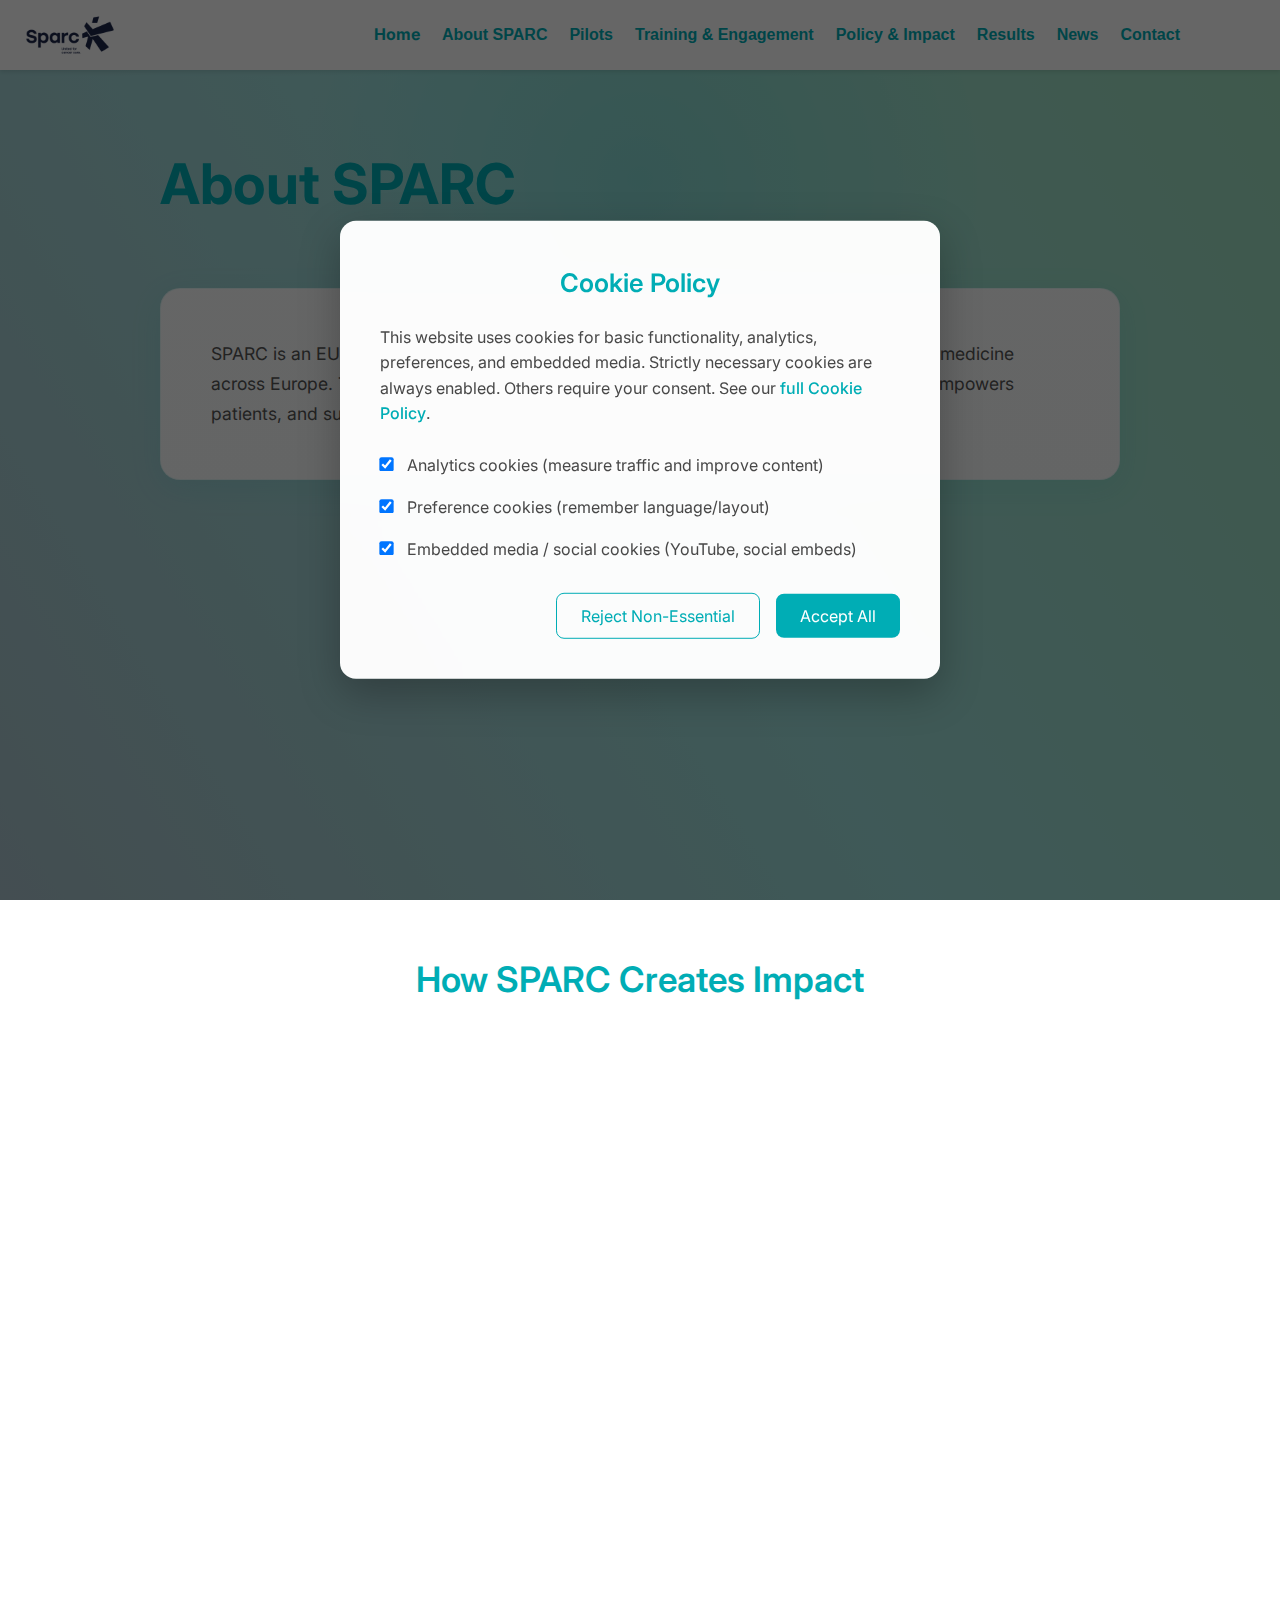
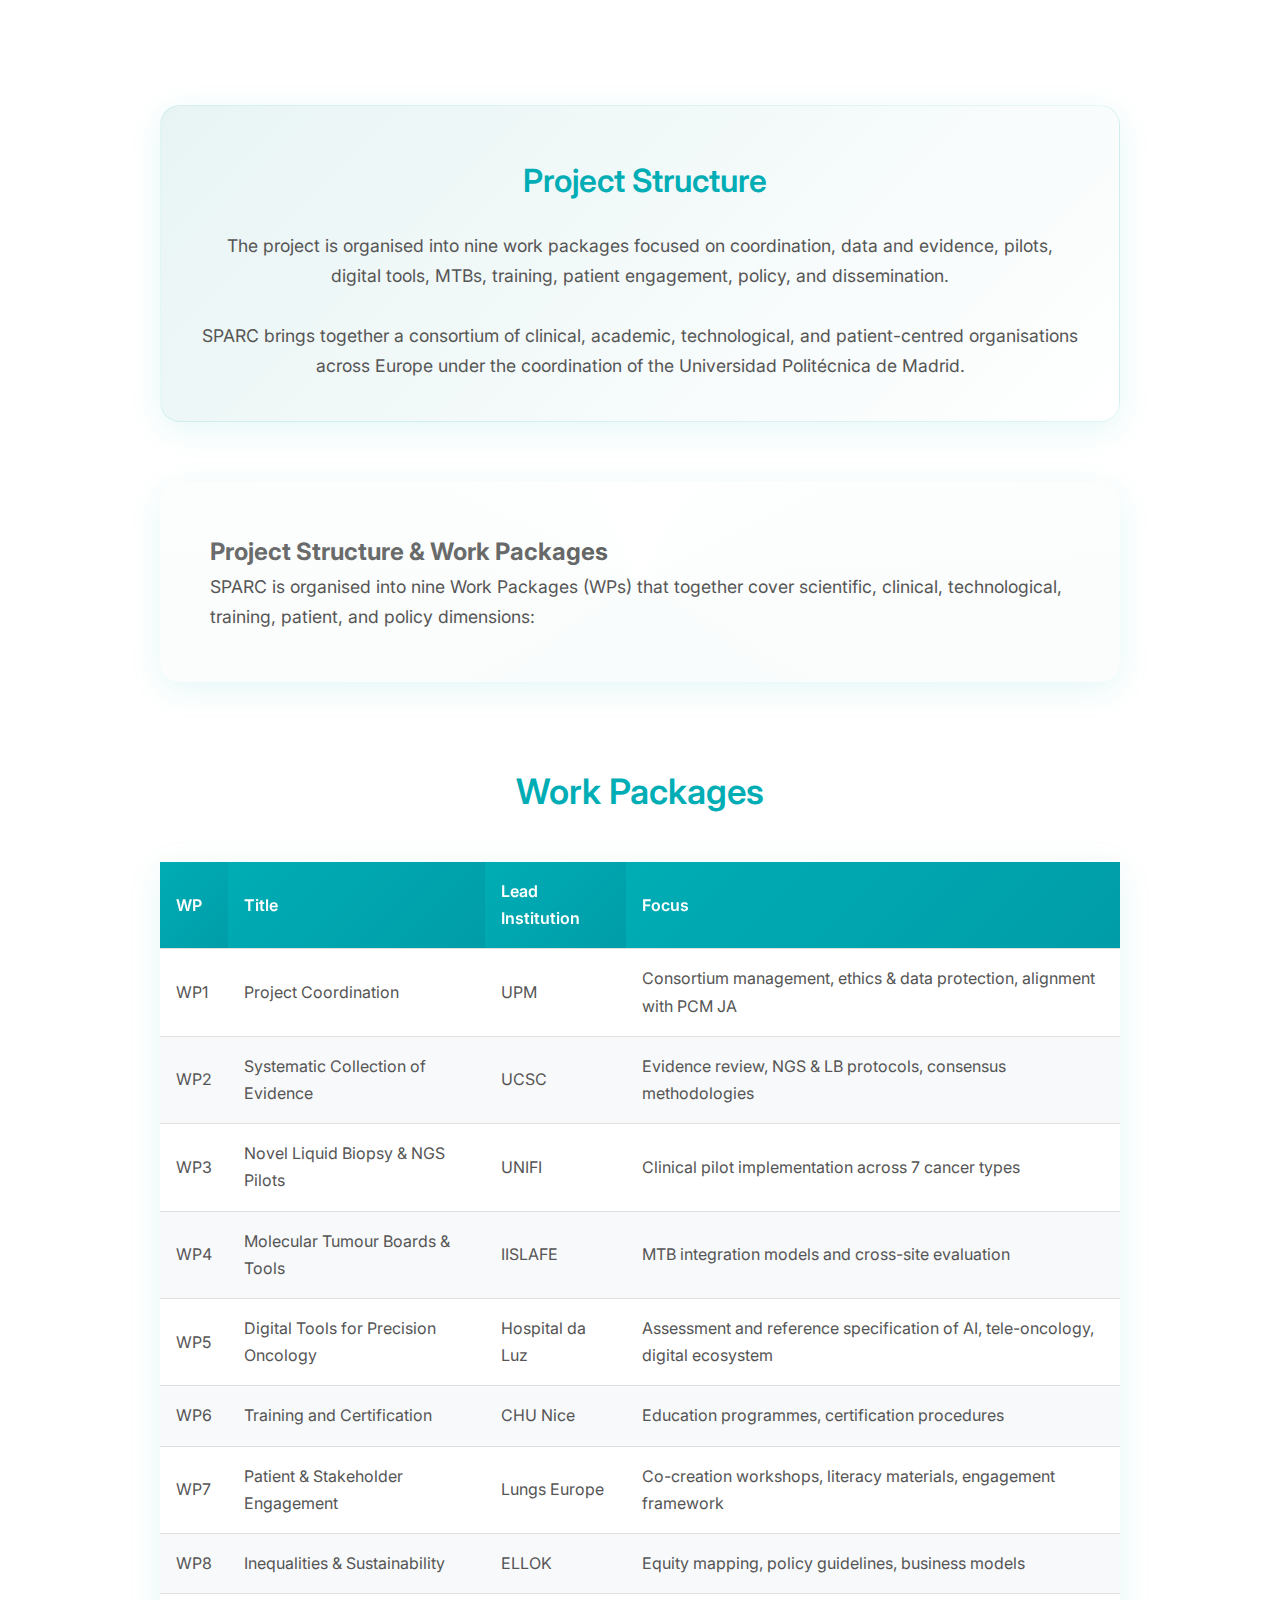
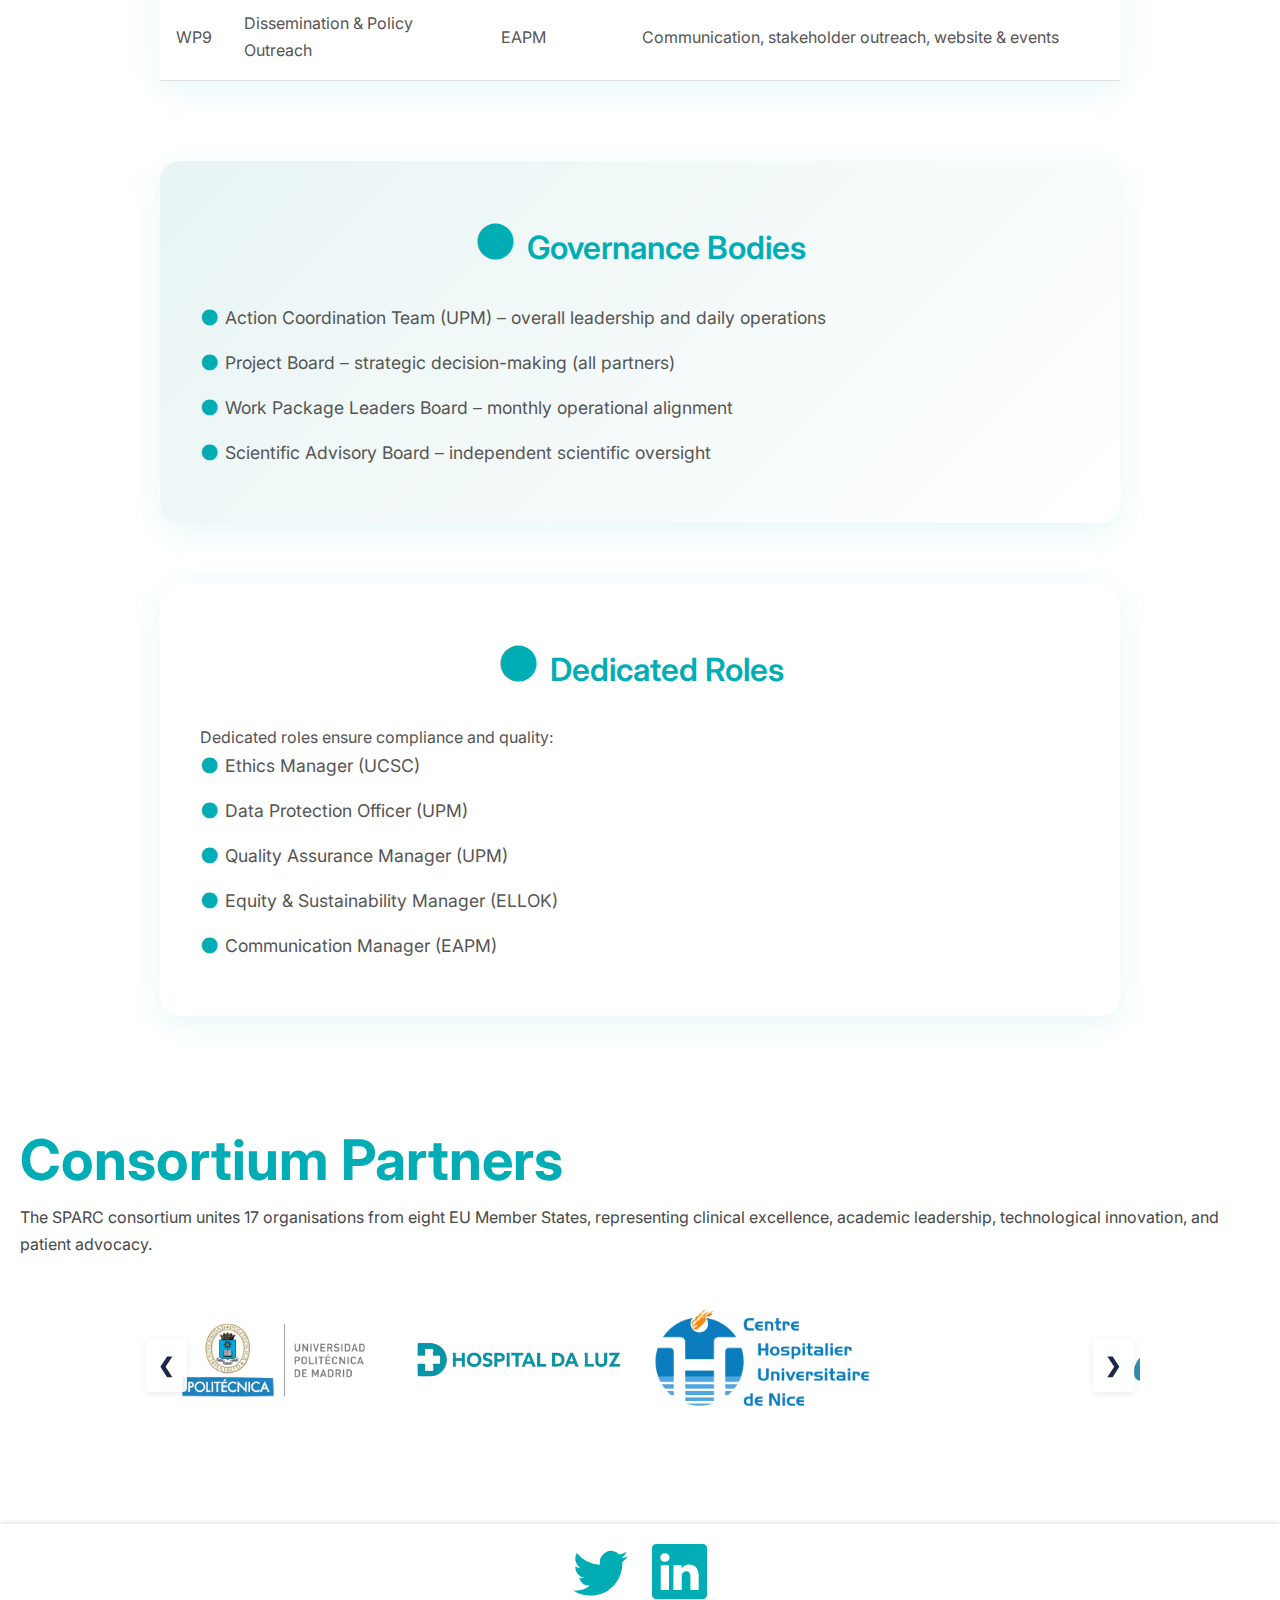
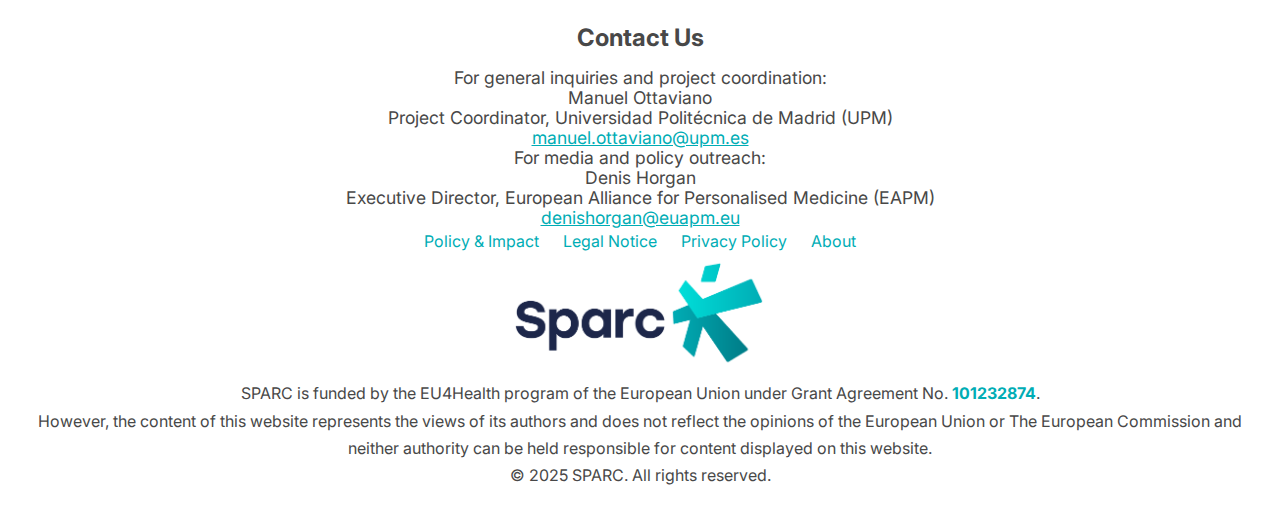
<file: about.html>
<!DOCTYPE html>
<html lang="en">

<head>
    <meta charset="UTF-8">
    <meta name="viewport" content="width=device-width, initial-scale=1.0">
    <title>SPARC</title>
    <link rel="preconnect" href="https://fonts.googleapis.com">
    <link rel="preconnect" href="https://fonts.gstatic.com" crossorigin>
    <link
        href="https://fonts.googleapis.com/css2?family=Inter:ital,opsz,wght@0,14..32,100..900;1,14..32,100..900&display=swap"
        rel="stylesheet">

    <link rel="stylesheet" href="css/base.css?v=1.0">
    <link rel="icon" href="imgs/sparcSign-transparent.png" type="image/x-icon">
</head>

<body>
    <div class="scroll-to-top">↑</div>

    <header>
        <div class="mobile-menu-icon" onclick="toggleMenu()">
            <div></div>
            <div></div>
            <div></div>
        </div>
        <img src="imgs/Sparc_logo_positive_onecolor_tagline_RGB.png" alt="SPARC Logo">

        <nav>
            <ul>
                <li><a href="index.html" class="dropdown-button no-underline">Home</a></li>
                <li>
                    <div class="dropdown">
                        <button class="dropdown-button">About SPARC</button>
                        <div class="dropdown-content">
                            <a href="index.html#about">Overview</a>
                            <a href="index.html#objective">Objectives & Approach</a>
                            <a href="index.html#">Project Structure & Work Packages</a>
                            <a href="index.html#consort">Consortium Partners</a>
                        </div>
                    </div>
                </li>
                <li>
                    <div class="dropdown">
                        <button class="dropdown-button">Pilots</button>
                        <div class="dropdown-content">
                            <a href="index.html#pilot">Cancer Pilots Overview</a>
                            <a href="index.html#pilot">Results & Insights</a>
                        </div>
                    </div>
                </li>
                <li>
                    <div class="dropdown">
                        <button class="dropdown-button">Training & Engagement</button>
                        <div class="dropdown-content">
                            <a href="index.html#training">Training for Health Professionals</a>
                            <a href="index.html#training">Training for Patients</a>
                            <a href="index.html#training">Engagement & Twinning</a>
                        </div>
                    </div>
                </li>
                <li>
                    <div class="dropdown">
                        <button class="dropdown-button">Policy & Impact</button>
                        <div class="dropdown-content">
                            <a href="index.html#impact">EU & National Alignment</a>
                            <a href="index.html#impact">Equity & Sustainability</a>
                            <a href="index.html#impact">Impact Dashboard</a>
                            <a href="index.html#impact">Synergies</a>
                        </div>
                    </div>
                </li>
                <li>
                    <div class="dropdown">
                        <button class="dropdown-button">Results</button>
                        <div class="dropdown-content">
                            <a href="index.html#result">Deliverables & Publications</a>
                            <a href="index.html#result">Data Architecture & Tools</a>
                            <a href="index.html#result">Pilot Results & Insights</a>
                        </div>
                    </div>
                </li>
                <li>
                    <div class="dropdown">
                        <button class="dropdown-button">News</button>
                        <div class="dropdown-content">
                            <a href="news.html">Newsroom</a>
                            <a href="news.html">Events & Conferences</a>
                            <a href="#">Gallery</a>
                            <a href="#">Press Releases</a>
                        </div>
                    </div>
                </li>
                <li>
                    <div class="dropdown">
                        <button class="dropdown-button">Contact</button>
                        <div class="dropdown-content">
                            <a href="#contact">Contact Us</a>
                            <a href="#">Funding & Credits</a>
                        </div>
                    </div>
                </li>
            </ul>
        </nav>
    </header>

    <link rel="stylesheet" href="css/about.css?v=1.0">
    <div class="sparc-about-main-container">
        <header class="sparc-about-header-section" style="background: none; box-shadow: none;">
            <h1>About SPARC</h1>
        </header>

        <section class="sparc-about-intro-section">
            <p>SPARC is an EU4Health-funded initiative supporting the adoption of personalised cancer medicine across
                Europe. The project enhances diagnostic capacity, strengthens workforce skills, empowers patients, and
                supports policy frameworks that ensure long-term sustainability.</p>
        </section>

        <section class="sparc-mission-vision-section">
            <div class="sparc-mission-card">
                <h2>Mission</h2>
                <p>To make personalised cancer medicine accessible, equitable, and sustainable across Europe through
                    innovation, collaboration, and capacity-building.</p>
            </div>
            <div class="sparc-vision-card">
                <h2>Vision</h2>
                <p>A European healthcare landscape where personalised oncology tools — such as genomics, liquid biopsy,
                    and AI-assisted decision support — are integrated into standard care for all patients.</p>
            </div>
        </section>

        <section class="sparc-impact-section">
            <h2>How SPARC Creates Impact</h2>
            <div class="sparc-impact-vertical-stack">
                <div class="sparc-impact-card">
                    <div class="sparc-impact-header" onclick="toggleSparcImpact(this)">
                        <span class="sparc-impact-number">1</span>
                        <span>Advancing Diagnostic Innovation</span>
                    </div>
                    <div class="sparc-impact-content">
                        <p>SPARC promotes widespread adoption of cutting-edge diagnostic tools by:</p>
                        <ul>
                            <li>Expanding the use of next-generation sequencing</li>
                            <li>Supporting the integration of liquid biopsy into clinical workflows</li>
                            <li>Enhancing digital pathology and imaging data contributions</li>
                            <li>Deploying AI-based tools to assist with variant interpretation and decision-making</li>
                        </ul>
                        <p>These innovations reduce diagnostic delays and help clinicians identify more precise
                            treatment options.</p>
                    </div>
                </div>

                <div class="sparc-impact-card">
                    <div class="sparc-impact-header" onclick="toggleSparcImpact(this)">
                        <span class="sparc-impact-number">2</span>
                        <span>Strengthening Clinical Decision Pathways</span>
                    </div>
                    <div class="sparc-impact-content">
                        <p>SPARC reinforces the role of MTBs by:</p>
                        <ul>
                            <li>Providing digital platforms for case sharing</li>
                            <li>Enabling participation of experts from multiple countries</li>
                            <li>Offering decision-support tools to help interpret molecular findings</li>
                            <li>Establishing consistent workflows across institutions</li>
                        </ul>
                        <p>This leads to better coordination, standardisation, and transparency.</p>
                    </div>
                </div>

                <div class="sparc-impact-card">
                    <div class="sparc-impact-header" onclick="toggleSparcImpact(this)">
                        <span class="sparc-impact-number">3</span>
                        <span>Supporting Patients and Communities</span>
                    </div>
                    <div class="sparc-impact-content">
                        <p>The project supports patients by:</p>
                        <ul>
                            <li>Developing educational resources that explain genomics, biomarkers, and personalised
                                therapies</li>
                            <li>Creating digital materials with patient organisations</li>
                            <li>Improving cancer literacy</li>
                            <li>Supporting patient involvement in developing care pathways</li>
                        </ul>
                        <p>This ensures that personalised medicine remains patient-centered.</p>
                    </div>
                </div>

                <div class="sparc-impact-card">
                    <div class="sparc-impact-header" onclick="toggleSparcImpact(this)">
                        <span class="sparc-impact-number">4</span>
                        <span>Building Workforce Capacity</span>
                    </div>
                    <div class="sparc-impact-content">
                        <p>SPARC delivers:</p>
                        <ul>
                            <li>Modular training covering genomics, liquid biopsy, AI interpretation, and ethics</li>
                            <li>Real-world case studies for clinicians</li>
                            <li>Twinning activities and exchange programmes</li>
                            <li>Materials tailored for different professional roles</li>
                        </ul>
                        <p>This helps address Europe’s precision oncology skills gap.</p>
                    </div>
                </div>

                <div class="sparc-impact-card">
                    <div class="sparc-impact-header" onclick="toggleSparcImpact(this)">
                        <span class="sparc-impact-number">5</span>
                        <span>Driving Sustainability and Policy Progress</span>
                    </div>
                    <div class="sparc-impact-content">
                        <p>The project develops:</p>
                        <ul>
                            <li>Policy recommendations aligned with EU strategies</li>
                            <li>Sustainability frameworks to maintain personalised medicine beyond the project’s
                                lifetime</li>
                            <li>Equity frameworks identifying barriers and proposing solutions</li>
                        </ul>
                    </div>
                </div>
            </div>
        </section>

        <section class="sparc-structure-section">
            <h2>Project Structure</h2>
            <p>The project is organised into nine work packages focused on coordination, data and evidence, pilots,
                digital tools, MTBs, training, patient engagement, policy, and dissemination.<br><br>SPARC brings
                together a consortium of clinical, academic, technological, and patient-centred organisations across
                Europe under the coordination of the Universidad Politécnica de Madrid.</p>
        </section>

        <section class="overview-section">
            <h2>Project Structure & Work Packages</h2>
            <p>SPARC is organised into nine Work Packages (WPs) that together cover scientific, clinical, technological,
                training, patient, and policy dimensions:</p>
        </section>

        <section class="wp-section">
            <h2>Work Packages</h2>
            <div class="wp-table-wrapper">
                <table>
                    <thead>
                        <tr>
                            <th>WP</th>
                            <th>Title</th>
                            <th>Lead Institution</th>
                            <th>Focus</th>
                        </tr>
                    </thead>
                    <tbody>
                        <tr>
                            <td>WP1</td>
                            <td>Project Coordination</td>
                            <td>UPM</td>
                            <td>Consortium management, ethics & data protection, alignment with PCM JA</td>
                        </tr>
                        <tr>
                            <td>WP2</td>
                            <td>Systematic Collection of Evidence</td>
                            <td>UCSC</td>
                            <td>Evidence review, NGS & LB protocols, consensus methodologies</td>
                        </tr>
                        <tr>
                            <td>WP3</td>
                            <td>Novel Liquid Biopsy & NGS Pilots</td>
                            <td>UNIFI</td>
                            <td>Clinical pilot implementation across 7 cancer types</td>
                        </tr>
                        <tr>
                            <td>WP4</td>
                            <td>Molecular Tumour Boards & Tools</td>
                            <td>IISLAFE</td>
                            <td>MTB integration models and cross-site evaluation</td>
                        </tr>
                        <tr>
                            <td>WP5</td>
                            <td>Digital Tools for Precision Oncology</td>
                            <td>Hospital da Luz</td>
                            <td>Assessment and reference specification of AI, tele-oncology, digital ecosystem</td>
                        </tr>
                        <tr>
                            <td>WP6</td>
                            <td>Training and Certification</td>
                            <td>CHU Nice</td>
                            <td>Education programmes, certification procedures</td>
                        </tr>
                        <tr>
                            <td>WP7</td>
                            <td>Patient & Stakeholder Engagement</td>
                            <td>Lungs Europe</td>
                            <td>Co-creation workshops, literacy materials, engagement framework</td>
                        </tr>
                        <tr>
                            <td>WP8</td>
                            <td>Inequalities & Sustainability</td>
                            <td>ELLOK</td>
                            <td>Equity mapping, policy guidelines, business models</td>
                        </tr>
                        <tr>
                            <td>WP9</td>
                            <td>Dissemination & Policy Outreach</td>
                            <td>EAPM</td>
                            <td>Communication, stakeholder outreach, website & events</td>
                        </tr>
                    </tbody>
                </table>
            </div>
        </section>

        <section class="governance-section">
            <h2>Governance Bodies</h2>
            <ul class="governance-list">
                <li>Action Coordination Team (UPM) – overall leadership and daily operations</li>
                <li>Project Board – strategic decision-making (all partners)</li>
                <li>Work Package Leaders Board – monthly operational alignment</li>
                <li>Scientific Advisory Board – independent scientific oversight</li>
            </ul>
        </section>

        <section class="roles-section">
            <h2>Dedicated Roles</h2>
            <p>Dedicated roles ensure compliance and quality:</p>
            <ul class="roles-list">
                <li>Ethics Manager (UCSC)</li>
                <li>Data Protection Officer (UPM)</li>
                <li>Quality Assurance Manager (UPM)</li>
                <li>Equity & Sustainability Manager (ELLOK)</li>
                <li>Communication Manager (EAPM)</li>
            </ul>
        </section>

    </div>

    <script>
        function toggleSparcImpact(header) {
            const content = header.nextElementSibling;
            const card = header.closest('.sparc-impact-card');
            content.classList.toggle('sparc-toggle-active');
            header.classList.toggle('sparc-toggle-active');
            card.classList.add('sparc-scroll-animate');
        }

        // Intersection Observer for scroll animations (scoped to avoid global redeclaration errors)
        (function () {
            const observerOptions = {
                threshold: 0.1,
                rootMargin: '0px 0px -50px 0px'
            };

            const localObserver = new IntersectionObserver((entries) => {
                entries.forEach(entry => {
                    if (entry.isIntersecting) {
                        entry.target.classList.add('sparc-scroll-animate');
                    }
                });
            }, observerOptions);

            document.querySelectorAll('.sparc-impact-card').forEach(card => {
                localObserver.observe(card);
            });
        })();

        // Smooth scroll behavior
        document.documentElement.style.scrollBehavior = 'smooth';
    </script>

    <!-- Partner carousel (same as Index) -->
    <section class="consortium" id="consort">

        <h1>Consortium Partners</h1>
        <p>The SPARC consortium unites 17 organisations from eight EU Member States, representing clinical excellence,
            academic leadership, technological innovation, and patient advocacy.</p>
        <div class="partner-slideshow-container">
            <div class="partner-track">
                <div class="partner-slides">
                    <a href="https://www.upm.es/internacional"><img src="imgs/partners/UPM-LOGO-68eea845.webp" alt="Universidad Politécnica de Madrid (UPM)"></a>
                </div>
                <div class="partner-slides">
                    <a href="https://www.hospitaldaluz.pt/en/"><img src="imgs/partners/cs_logo_hospital_luz_d53c7e5e7f.PNG" alt="Hospital da Luz"></a>
                </div>
                <div class="partner-slides">
                    <a href="https://www.chu-nice.fr/"><img src="imgs/partners/CHU_Nice_Logo.svg.png" alt="Centre Hospitalier Universitaire de Nice"></a>
                </div>
                <div class="partner-slides">
                    <a href="https://www.iislafe.es/es/"><img src="imgs/partners/logo-iislafe-blanc.svg" alt="Fundación IIS La Fe"></a>
                </div>
                <div class="partner-slides">
                    <a href=""><img src="imgs/partners/235276_cnio.png" alt="CNIO"></a>
                </div>
                <div class="partner-slides">
                    <a href="https://www.unicatt.it/"><img src="imgs/partners/Universita-cattolica_512px.png" alt="Università Cattolica del Sacro Cuore"></a>
                </div>
                <div class="partner-slides">
                    <a href="https://www.unifi.it/it"><img src="imgs/partners/Logo_universita_firenze.svg.png" alt="Università degli Studi di Firenze"></a>
                </div>
                <div class="partner-slides">
                    <a href="https://www.unav.edu/"><img src="imgs/partners/Logotipo_Universidad_de_Navarra_negro_sobre_blanco-SVG.svg.png"
                        alt="Universidad de Navarra"></a>
                </div>
                <div class="partner-slides">
                    <a href="https://www.igichp.edu.pl/"><img src="imgs/partners/igichp.png" alt="Instytut Gruźlicy i Chorób Płuc"></a>
                </div>
                <div class="partner-slides">
                    <a href="https://vhio.net/#"><img src="imgs/partners/VHiOENG2024.png" alt="Vall d'Hebron Institute of Oncology"></a>
                </div>
                <div class="partner-slides">
                    <a href="https://europeanlung.org/lungseurope/"><img src="imgs/partners/European-Lung-Foundation.PNG" alt="Lungs Europe"></a>
                </div>
                <div class="partner-slides">
                    <a href="https://www.melanomaworldsociety.org/"><img src="imgs/partners/Logo_melanom.webp" alt="National Melanoma Society"></a>
                </div>
                <div class="partner-slides">
                    <a href="https://ellok.org/en/"><img src="imgs/partners/ELLOK-Logo_EN.png" alt="ELLOK"></a>
                </div>
                <div class="partner-slides">
                    <a href="https://www.cancer.eu/"><img src="imgs/partners/ECL.png" alt="ECL"></a>
                </div>
                <div class="partner-slides">
                    <a href="https://siope.eu/"><img src="imgs/partners/siope.png" alt="SIOPE"></a>
                </div>
                <div class="partner-slides">
                    <a href="https://islb.info/"><img src="imgs/partners/ISLB.PNG" alt="ISLB"></a>
                </div>
                <div class="partner-slides">
                    <a href="https://euapm.eu/"><img src="imgs/partners/Screenshot-2020-09-25-at-13.13.06.PNG" alt="EAPM"></a>
                </div>

            </div>
            <a class="prev">❮</a>
            <a class="next">❯</a>
        </div>

        <div class="partner-dots"></div>

    </section>


    
<!-- Fixed Cookie Consent Pop-up Banner - Enhanced Size & Positioning - Add this just before closing </body> tag -->
<div id="sparc-cookie-popup" class="sparc-cookie-popup-overlay" style="display: none; position: fixed; top: 0; left: 0; width: 100%; height: 100%; background: rgba(0, 0, 0, 0.6); z-index: 10000; font-family: 'Inter', sans-serif; color: #484848;">
    <div class="sparc-cookie-popup-modal" style="position: absolute; top: 50%; left: 50%; transform: translate(-50%, -50%); background: rgba(255, 255, 255, 0.98); backdrop-filter: blur(15px); border-radius: 16px; padding: 40px; max-width: 600px; max-height: 85vh; overflow-y: auto; box-shadow: 0 15px 40px rgba(0, 0, 0, 0.25); min-width: 400px;">
        <h3 class="sparc-cookie-popup-title" style="font-size: 1.6rem; color: #00adb5; margin-bottom: 20px; font-weight: 600; text-align: center;">Cookie Policy</h3>
        <p class="sparc-cookie-popup-desc" style="font-size: 1rem; line-height: 1.6; margin-bottom: 25px; text-align: left;">This website uses cookies for basic functionality, analytics, preferences, and embedded media. Strictly necessary cookies are always enabled. Others require your consent. See our <a href="/cookies" style="color: #00adb5; text-decoration: none; font-weight: 500;">full Cookie Policy</a>.</p>
        
        <div class="sparc-cookie-categories" style="margin-bottom: 30px;">
            <label class="sparc-cookie-category-item" style="display: block; margin-bottom: 15px; font-size: 1rem;">
                <input type="checkbox" id="sparc-cookie-analytics" checked style="margin-right: 10px; transform: scale(1.1);"> Analytics cookies (measure traffic and improve content)
            </label>
            <label class="sparc-cookie-category-item" style="display: block; margin-bottom: 15px; font-size: 1rem;">
                <input type="checkbox" id="sparc-cookie-preferences" checked style="margin-right: 10px; transform: scale(1.1);"> Preference cookies (remember language/layout)
            </label>
            <label class="sparc-cookie-category-item" style="display: block; margin-bottom: 15px; font-size: 1rem;">
                <input type="checkbox" id="sparc-cookie-embedded" checked style="margin-right: 10px; transform: scale(1.1);"> Embedded media / social cookies (YouTube, social embeds)
            </label>
        </div>
        
        <div class="sparc-cookie-buttons" style="text-align: right;">
            <button onclick="sparcRejectNonEssential()" style="background: transparent; color: #00adb5; border: 1px solid #00adb5; padding: 12px 24px; border-radius: 8px; margin-right: 12px; cursor: pointer; font-family: 'Inter', sans-serif; font-size: 1rem; transition: all 0.3s ease;">Reject Non-Essential</button>
            <button onclick="sparcAcceptAllCookies()" style="background: #00adb5; color: white; border: none; padding: 12px 24px; border-radius: 8px; cursor: pointer; font-family: 'Inter', sans-serif; font-size: 1rem; transition: all 0.3s ease;">Accept All</button>
        </div>
    </div>
</div>

<script>
    function sparcCheckCookieConsent() {
        const consent = localStorage.getItem('sparc-cookie-consent');
        const popup = document.getElementById('sparc-cookie-popup');
        if (!consent) {
            popup.style.display = 'block';
        }
    }

    function sparcAcceptAllCookies() {
        localStorage.setItem('sparc-cookie-consent', JSON.stringify({
            analytics: true,
            preferences: true,
            embedded: true
        }));
        document.getElementById('sparc-cookie-popup').style.display = 'none';
    }

    function sparcRejectNonEssential() {
        localStorage.setItem('sparc-cookie-consent', JSON.stringify({
            analytics: false,
            preferences: false,
            embedded: false
        }));
        document.getElementById('sparc-cookie-popup').style.display = 'none';
    }

    // Check on page load
    window.addEventListener('load', sparcCheckCookieConsent);
</script>


    <link rel="stylesheet" href="https://cdnjs.cloudflare.com/ajax/libs/font-awesome/4.7.0/css/font-awesome.min.css">
    <footer>
        <div class="social-media">

            <a href="https://x.com/sparc_eu_?s=21">
                <svg xmlns="http://www.w3.org/2000/svg" width="16" height="16" fill="currentColor" class="bi bi-twitter"
                    viewBox="0 0 16 16">
                    <path
                        d="M5.026 15c6.038 0 9.341-5.003 9.341-9.334q.002-.211-.006-.422A6.7 6.7 0 0 0 16 3.542a6.7 6.7 0 0 1-1.889.518 3.3 3.3 0 0 0 1.447-1.817 6.5 6.5 0 0 1-2.087.793A3.286 3.286 0 0 0 7.875 6.03a9.32 9.32 0 0 1-6.767-3.429 3.29 3.29 0 0 0 1.018 4.382A3.3 3.3 0 0 1 .64 6.575v.045a3.29 3.29 0 0 0 2.632 3.218 3.2 3.2 0 0 1-.865.115 3 3 0 0 1-.614-.057 3.28 3.28 0 0 0 3.067 2.277A6.6 6.6 0 0 1 .78 13.58a6 6 0 0 1-.78-.045A9.34 9.34 0 0 0 5.026 15" />
                </svg></a>
            <a href="https://www.linkedin.com/company/sparc-eu/">
                <svg xmlns="http://www.w3.org/2000/svg" width="16" height="16" fill="currentColor"
                    class="bi bi-linkedin" viewBox="0 0 16 16">
                    <path
                        d="M0 1.146C0 .513.526 0 1.175 0h13.65C15.474 0 16 .513 16 1.146v13.708c0 .633-.526 1.146-1.175 1.146H1.175C.526 16 0 15.487 0 14.854zm4.943 12.248V6.169H2.542v7.225zm-1.2-8.212c.837 0 1.358-.554 1.358-1.248-.015-.709-.52-1.248-1.342-1.248S2.4 3.226 2.4 3.934c0 .694.521 1.248 1.327 1.248zm4.908 8.212V9.359c0-.216.016-.432.08-.586.173-.431.568-.878 1.232-.878.869 0 1.216.662 1.216 1.634v3.865h2.401V9.25c0-2.22-1.184-3.252-2.764-3.252-1.274 0-1.845.7-2.165 1.193v.025h-.016l.016-.025V6.169h-2.4c.03.678 0 7.225 0 7.225z" />
                </svg></a>

        </div>
        <div class="footer-content">
            <div class="contact-div" id="contact">
                <h3>Contact Us</h3>
                <span>
                    <p>For general inquiries and project coordination:</p>
                    <p>Manuel Ottaviano</p>
                    <p>Project Coordinator, Universidad Politécnica de Madrid (UPM)</p>
                    <p><a href="malto:manuel.ottaviano@upm.es" class="mail-link">manuel.ottaviano@upm.es</a></p>
                    <p>For media and policy outreach:</p>
                    <p>Denis Horgan</p>
                    <p>Executive Director, European Alliance for Personalised Medicine (EAPM)</p>
                    <p><a href="mailto:denishorgan@euapm.eu" class="mail-link">denishorgan@euapm.eu</a></p>
                </span>
            </div>

            <div class="footer-links">
                <a href="impactdashboard.html">Policy & Impact</a>
                <a href="legal.html">Legal Notice</a>
                <a href="privacy.html">Privacy Policy</a>
                <a href="about.html">About</a>
            </div>
        </div>
        <img src="imgs/Sparc_logo_positive_color_tagline_RGB.png" alt="SPARC Logo">
        <p>SPARC is funded by the EU4Health program of the European Union under Grant Agreement No.
            <strong>101232874</strong>.<br>However, the content of this website represents the views of its authors and
            does not reflect the opinions of the European Union or The European Commission and neither authority can be
            held responsible for content displayed on this website.</p>
        <p>&copy; 2025 SPARC. All rights reserved.</p>
    </footer>
    <style>
        .fixed-cross {
            position: fixed;
        }
    </style>

    <script>
        function toggleMenu() {
            const menuIcon = document.querySelector('.mobile-menu-icon');
            const nav = document.querySelector('nav ul');

            menuIcon.classList.toggle('active');
            menuIcon.classList.toggle('fixed-cross');
            nav.classList.toggle('show');

        }

        // Close menu when clicking outside
        document.addEventListener('click', function (event) {
            const nav = document.querySelector('nav ul');
            const menuIcon = document.querySelector('.mobile-menu-icon');

            if (!nav.contains(event.target) && !menuIcon.contains(event.target) && nav.classList.contains('show')) {
                nav.classList.remove('show');
                menuIcon.classList.remove('active');
            }
        });
    </script>
    <script src="js/dynamics.js"></script>
</body>

</html>
</file>
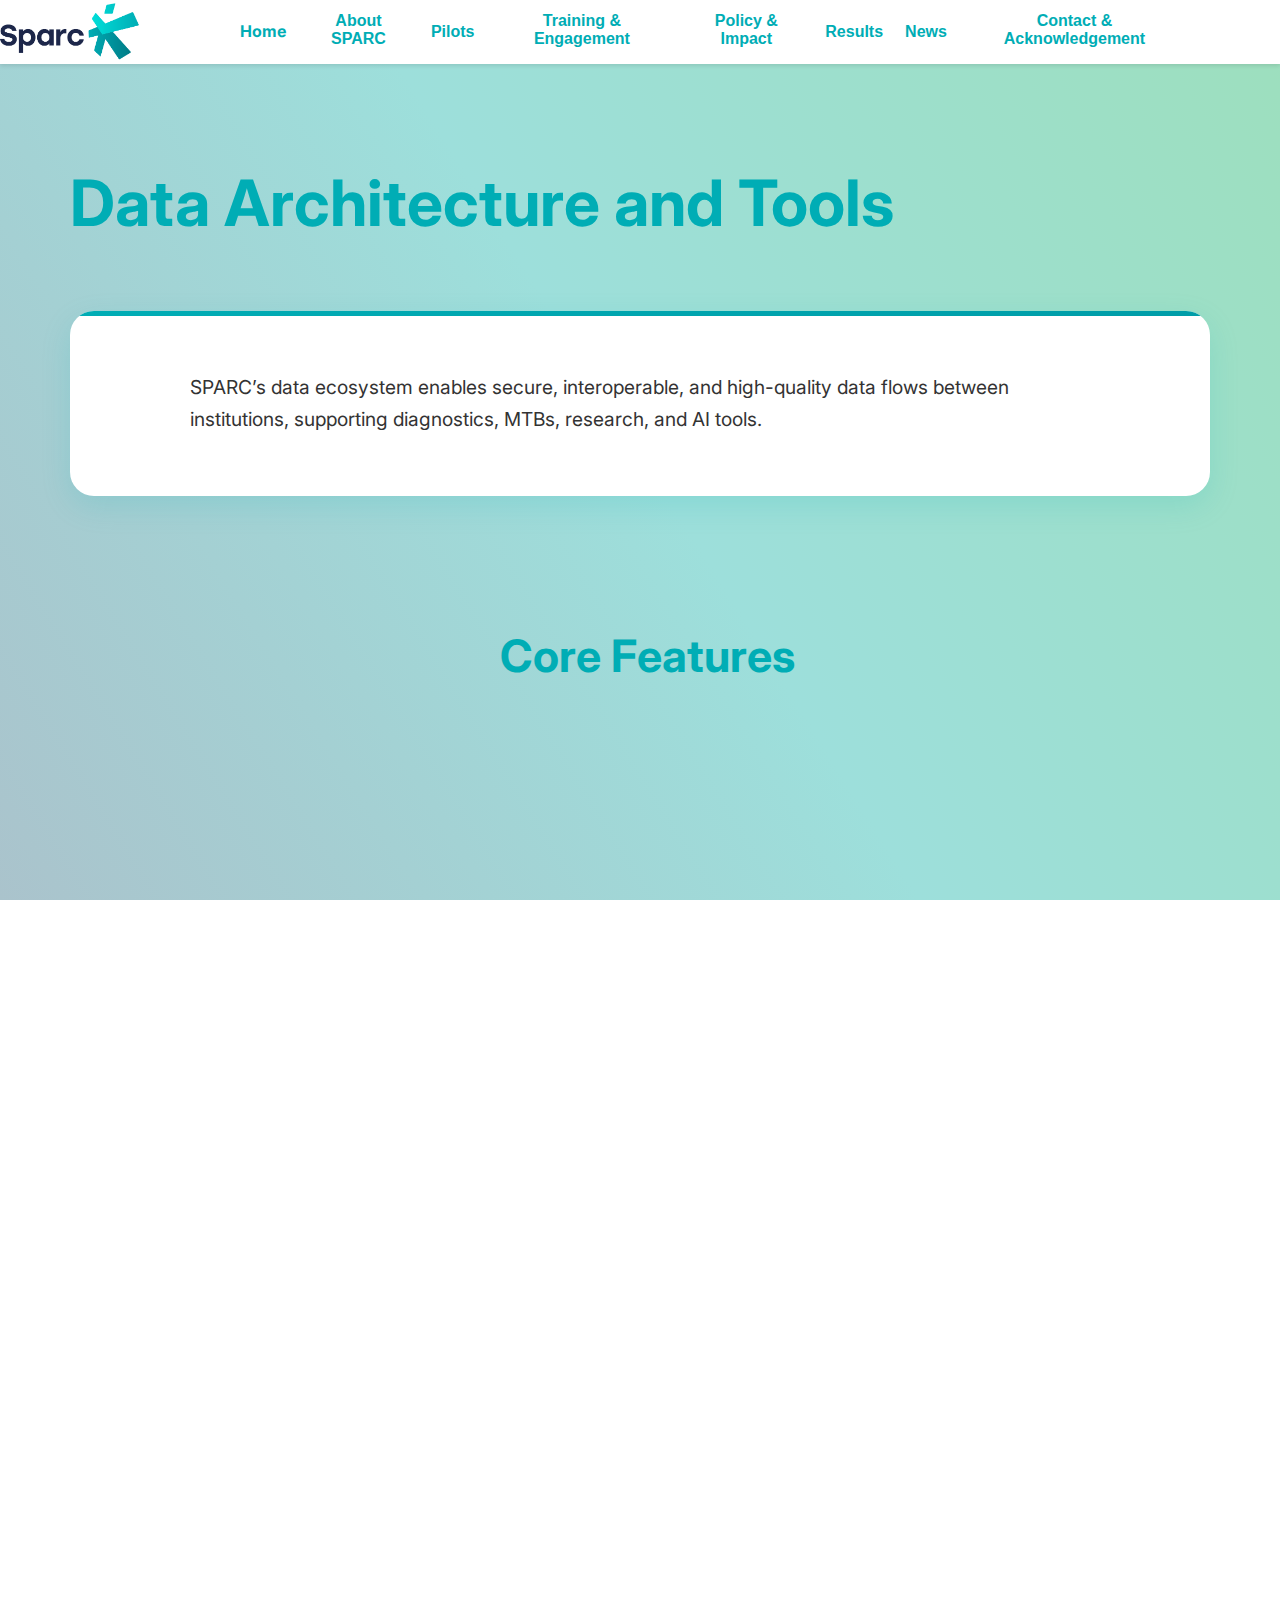
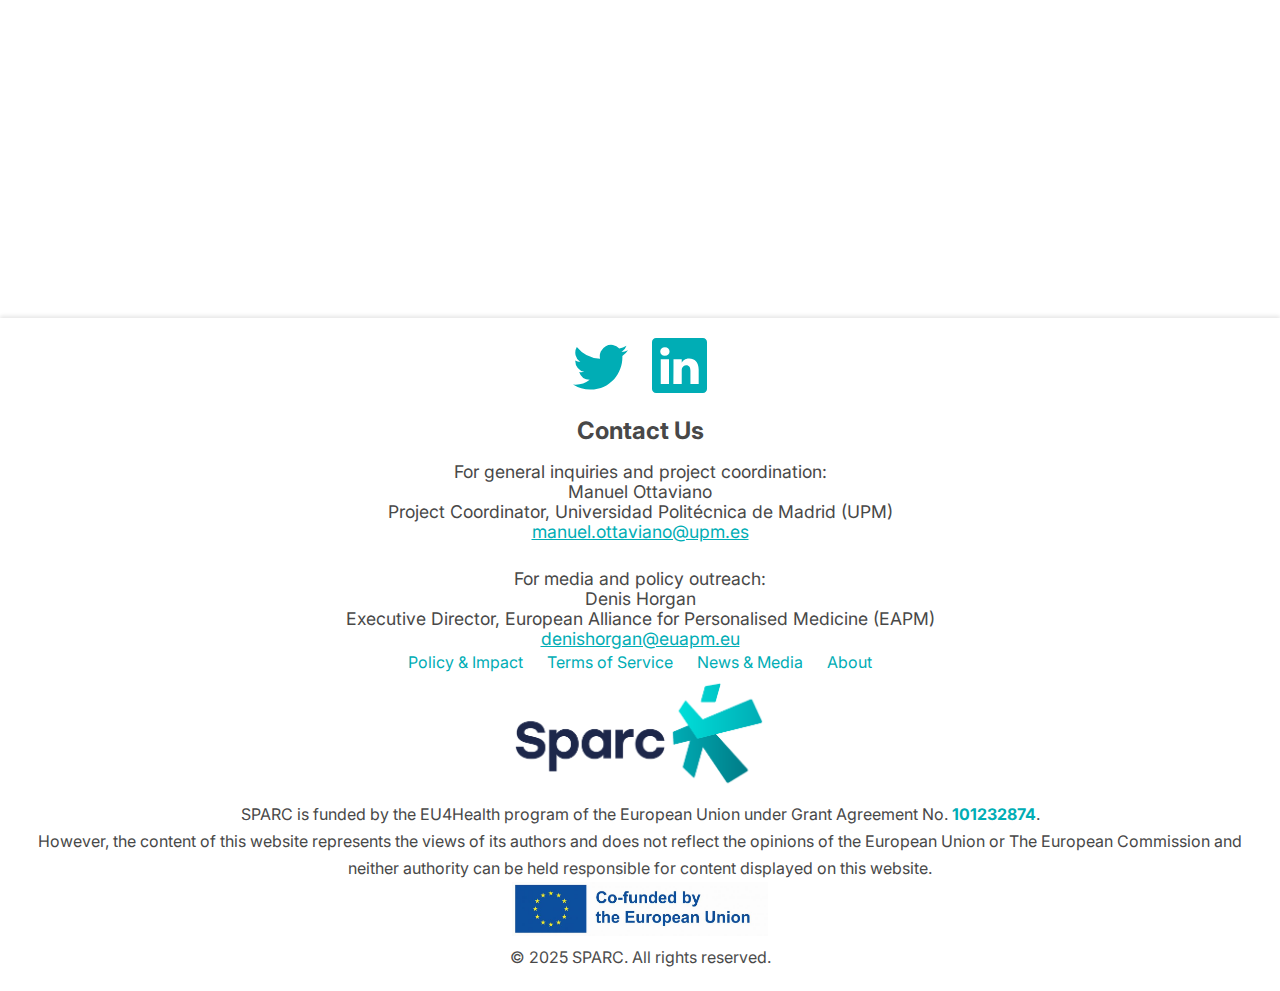
<file: archtech.html>
<!DOCTYPE html>
<html lang="en">

<head>
    <meta charset="UTF-8">
    <meta name="viewport" content="width=device-width, initial-scale=1.0">
    <title>SPARC</title>
    <link rel="preconnect" href="https://fonts.googleapis.com">
    <link rel="preconnect" href="https://fonts.gstatic.com" crossorigin>
    <link
        href="https://fonts.googleapis.com/css2?family=Inter:ital,opsz,wght@0,14..32,100..900;1,14..32,100..900&display=swap"
        rel="stylesheet">

    <link rel="stylesheet" href="css/base.css?v=1.0">
    <link rel="icon" href="imgs/sparcSign-transparent.png" type="image/x-icon">
    <!-- Cloudflare Web Analytics --><script defer src='https://static.cloudflareinsights.com/beacon.min.js' data-cf-beacon='{"token": "9d5d4af059e24347942005f453c8cddc"}'></script><!-- End Cloudflare Web Analytics -->
</head>

<body>
    <div class="scroll-to-top">↑</div>

    <header>
        <div class="mobile-menu-icon" onclick="toggleMenu()">
            <div></div>
            <div></div>
            <div></div>
        </div>
        <img src="imgs/Sparc_logo_positive_color_tagline_RGB.png" alt="SPARC Logo">

        <nav>
            <ul>
                <li><a href="index.html" class="dropdown-button no-underline">Home</a></li>
                <li>
                    <div class="dropdown">
                        <button class="dropdown-button">About SPARC</button>
                        <div class="dropdown-content">
                            <a href="index.html#about">Overview</a>
                            <a href="index.html#objective">Objectives & Approach</a>
                            <a href="index.html#">Project Structure & Work Packages</a>
                            <a href="index.html#consort">Consortium Partners</a>
                        </div>
                    </div>
                </li>
                <li>
                    <div class="dropdown">
                        <button class="dropdown-button">Pilots</button>
                        <div class="dropdown-content">
                            <a href="index.html#pilot">Cancer Pilots Overview</a>
                            <a href="index.html#pilot">Results & Insights</a>
                        </div>
                    </div>
                </li>
                <li>
                    <div class="dropdown">
                        <button class="dropdown-button">Training & Engagement</button>
                        <div class="dropdown-content">
                            <a href="index.html#training">Training for Health Professionals</a>
                            <a href="index.html#training">Training for Patients</a>
                            <a href="index.html#training">Engagement & Twinning</a>
                        </div>
                    </div>
                </li>
                <li>
                    <div class="dropdown">
                        <button class="dropdown-button">Policy & Impact</button>
                        <div class="dropdown-content">
                            <a href="index.html#impact">EU & National Alignment</a>
                            <a href="index.html#impact">Equity & Sustainability</a>
                            <a href="index.html#impact">Impact Dashboard</a>
                            <a href="index.html#impact">Synergies</a>
                        </div>
                    </div>
                </li>
                <li>
                    <div class="dropdown">
                        <button class="dropdown-button">Results</button>
                        <div class="dropdown-content">
                            <a href="index.html#result">Deliverables & Publications</a>
                            <a href="index.html#result">Data Architecture & Tools</a>
                            <a href="index.html#result">Pilot Results & Insights</a>
                        </div>
                    </div>
                </li>
                <li>
                    <div class="dropdown">
                        <button class="dropdown-button">News</button>
                        <div class="dropdown-content">
                            <a href="news.html">Newsroom</a>
                            <a href="news.html">Events & Conferences</a>
                            <a href="#">Gallery</a>
                            <a href="press.html">Press Releases</a>
                        </div>
                    </div>
                </li>
                <li>
                    <div class="dropdown">
                        <button class="dropdown-button">Contact & Acknowledgement</button>
                        <div class="dropdown-content">
                            <a href="#">Contact Us</a>
                            <a href="#">Join the Network</a>
                            <a href="#">Funding & Credits</a>
                        </div>
                    </div>
                </li>
            </ul>
        </nav>
    </header>

    <link rel="stylesheet" href="css/arch.css?v=1.0">
    <div class="data-arch-container">
        <header class="data-arch-header" style="background: none; box-shadow: none;">
            <h1>Data Architecture and Tools</h1>
        </header>

        <section class="data-arch-intro">
            <p>SPARC’s data ecosystem enables secure, interoperable, and high-quality data flows between institutions,
                supporting diagnostics, MTBs, research, and AI tools.</p>
        </section>

        <section class="data-arch-features">
            <h2>Core Features</h2>
            <div class="data-arch-grid">
                <div class="data-arch-card">
                    <div class="data-arch-card-header">
                        <span class="data-arch-card-num">1</span>
                        <div class="data-arch-card-title">FAIR-Aligned Architecture</div>
                    </div>
                    <div class="data-arch-card-content">
                        <p>SPARC’s architecture ensures that data are:</p>
                        <ul>
                            <li>Findable through unified indexing</li>
                            <li>Accessible via controlled permissions</li>
                            <li>Interoperable using standard vocabularies and ontologies</li>
                            <li>Reusable through metadata-rich documentation</li>
                        </ul>
                    </div>
                </div>

                <div class="data-arch-card">
                    <div class="data-arch-card-header">
                        <span class="data-arch-card-num">2</span>
                        <div class="data-arch-card-title">GDPR-Compliant Data Governance</div>
                    </div>
                    <div class="data-arch-card-content">
                        <p>Key components include:</p>
                        <ul>
                            <li>Secure authentication and identity management</li>
                            <li>Role-based access</li>
                            <li>Data minimisation and controlled sharing</li>
                            <li>Full alignment with EU data protection requirements</li>
                        </ul>
                    </div>
                </div>

                <div class="data-arch-card">
                    <div class="data-arch-card-header">
                        <span class="data-arch-card-num">3</span>
                        <div class="data-arch-card-title">Integrated Data Sources</div>
                    </div>
                    <div class="data-arch-card-content">
                        <p>The architecture supports:</p>
                        <ul>
                            <li>Clinical data</li>
                            <li>Genomic sequences and variant calls</li>
                            <li>Liquid biopsy results</li>
                            <li>Imaging and pathology data</li>
                            <li>Treatment and outcome information</li>
                        </ul>
                        <p>These streams combine to produce a holistic patient profile.</p>
                    </div>
                </div>

                <div class="data-arch-card">
                    <div class="data-arch-card-header">
                        <span class="data-arch-card-num">4</span>
                        <div class="data-arch-card-title">Decision-Support Tools</div>
                    </div>
                    <div class="data-arch-card-content">
                        <p>SPARC deploys tools that assist in:</p>
                        <ul>
                            <li>Variant interpretation</li>
                            <li>Identification of clinically actionable findings</li>
                            <li>Literature evidence retrieval</li>
                            <li>Treatment option mapping</li>
                            <li>Preparing MTB case summaries</li>
                        </ul>
                        <p>These tools improve the precision and consistency of clinical recommendations.</p>
                    </div>
                </div>
            </div>
        </section>
    </div>



    <link rel="stylesheet" href="https://cdnjs.cloudflare.com/ajax/libs/font-awesome/4.7.0/css/font-awesome.min.css">
    <footer>
        <div class="social-media">

            <a href="https://x.com/sparc_eu_?s=21">
                <svg xmlns="http://www.w3.org/2000/svg" width="16" height="16" fill="currentColor" class="bi bi-twitter"
                    viewBox="0 0 16 16">
                    <path
                        d="M5.026 15c6.038 0 9.341-5.003 9.341-9.334q.002-.211-.006-.422A6.7 6.7 0 0 0 16 3.542a6.7 6.7 0 0 1-1.889.518 3.3 3.3 0 0 0 1.447-1.817 6.5 6.5 0 0 1-2.087.793A3.286 3.286 0 0 0 7.875 6.03a9.32 9.32 0 0 1-6.767-3.429 3.29 3.29 0 0 0 1.018 4.382A3.3 3.3 0 0 1 .64 6.575v.045a3.29 3.29 0 0 0 2.632 3.218 3.2 3.2 0 0 1-.865.115 3 3 0 0 1-.614-.057 3.28 3.28 0 0 0 3.067 2.277A6.6 6.6 0 0 1 .78 13.58a6 6 0 0 1-.78-.045A9.34 9.34 0 0 0 5.026 15" />
                </svg></a>
            <a href="#">
                <svg xmlns="http://www.w3.org/2000/svg" width="16" height="16" fill="currentColor"
                    class="bi bi-linkedin" viewBox="0 0 16 16">
                    <path
                        d="M0 1.146C0 .513.526 0 1.175 0h13.65C15.474 0 16 .513 16 1.146v13.708c0 .633-.526 1.146-1.175 1.146H1.175C.526 16 0 15.487 0 14.854zm4.943 12.248V6.169H2.542v7.225zm-1.2-8.212c.837 0 1.358-.554 1.358-1.248-.015-.709-.52-1.248-1.342-1.248S2.4 3.226 2.4 3.934c0 .694.521 1.248 1.327 1.248zm4.908 8.212V9.359c0-.216.016-.432.08-.586.173-.431.568-.878 1.232-.878.869 0 1.216.662 1.216 1.634v3.865h2.401V9.25c0-2.22-1.184-3.252-2.764-3.252-1.274 0-1.845.7-2.165 1.193v.025h-.016l.016-.025V6.169h-2.4c.03.678 0 7.225 0 7.225z" />
                </svg></a>

        </div>
        <div class="footer-content">
            <div class="contact-div">
                <h3>Contact Us</h3>
                <span>
                    <p>For general inquiries and project coordination:</p>
                    <p>Manuel Ottaviano</p>
                    <p>Project Coordinator, Universidad Politécnica de Madrid (UPM)</p>
                    <p><a href="malto:manuel.ottaviano@upm.es" class="mail-link">manuel.ottaviano@upm.es</a></p>
                    <br>
                    <p>For media and policy outreach:</p>
                    <p>Denis Horgan</p>
                    <p>Executive Director, European Alliance for Personalised Medicine (EAPM)</p>
                    <p><a href="mailto:denishorgan@euapm.eu" class="mail-link">denishorgan@euapm.eu</a></p>
                </span>
            </div>

            <div class="footer-links">
                <a href="impactdashboard.html">Policy & Impact</a>
                <a href="#">Terms of Service</a>
                <a href="#">News & Media</a>
                <a href="about.html">About</a>
            </div>
        </div>
        <img src="imgs/Sparc_logo_positive_color_tagline_RGB.png" alt="SPARC Logo">
        <p>SPARC is funded by the EU4Health program of the European Union under Grant Agreement No. <strong>101232874</strong>.<br>However, the content of this website represents the views of its authors and does not reflect the opinions of the European Union or The European Commission and neither authority can be held responsible for content displayed on this website.</p>
        <img src="imgs/Co-fundedEU_POS.jpg" >
        <p>&copy; 2025 SPARC. All rights reserved.</p>
    </footer>
<style>
        .fixed-cross {
            position: fixed;
        }
    </style>

    <script>
        function toggleMenu() {
            const menuIcon = document.querySelector('.mobile-menu-icon');
            const nav = document.querySelector('nav ul');

            menuIcon.classList.toggle('active');
            menuIcon.classList.toggle('fixed-cross');
            nav.classList.toggle('show');
           
        }

        // Close menu when clicking outside
        document.addEventListener('click', function (event) {
            const nav = document.querySelector('nav ul');
            const menuIcon = document.querySelector('.mobile-menu-icon');

            if (!nav.contains(event.target) && !menuIcon.contains(event.target) && nav.classList.contains('show')) {
                nav.classList.remove('show');
                menuIcon.classList.remove('active');
            }
        });
    </script>
    <script src="js/dynamics.js?v=1.0"></script>
</body>

</html>
</file>
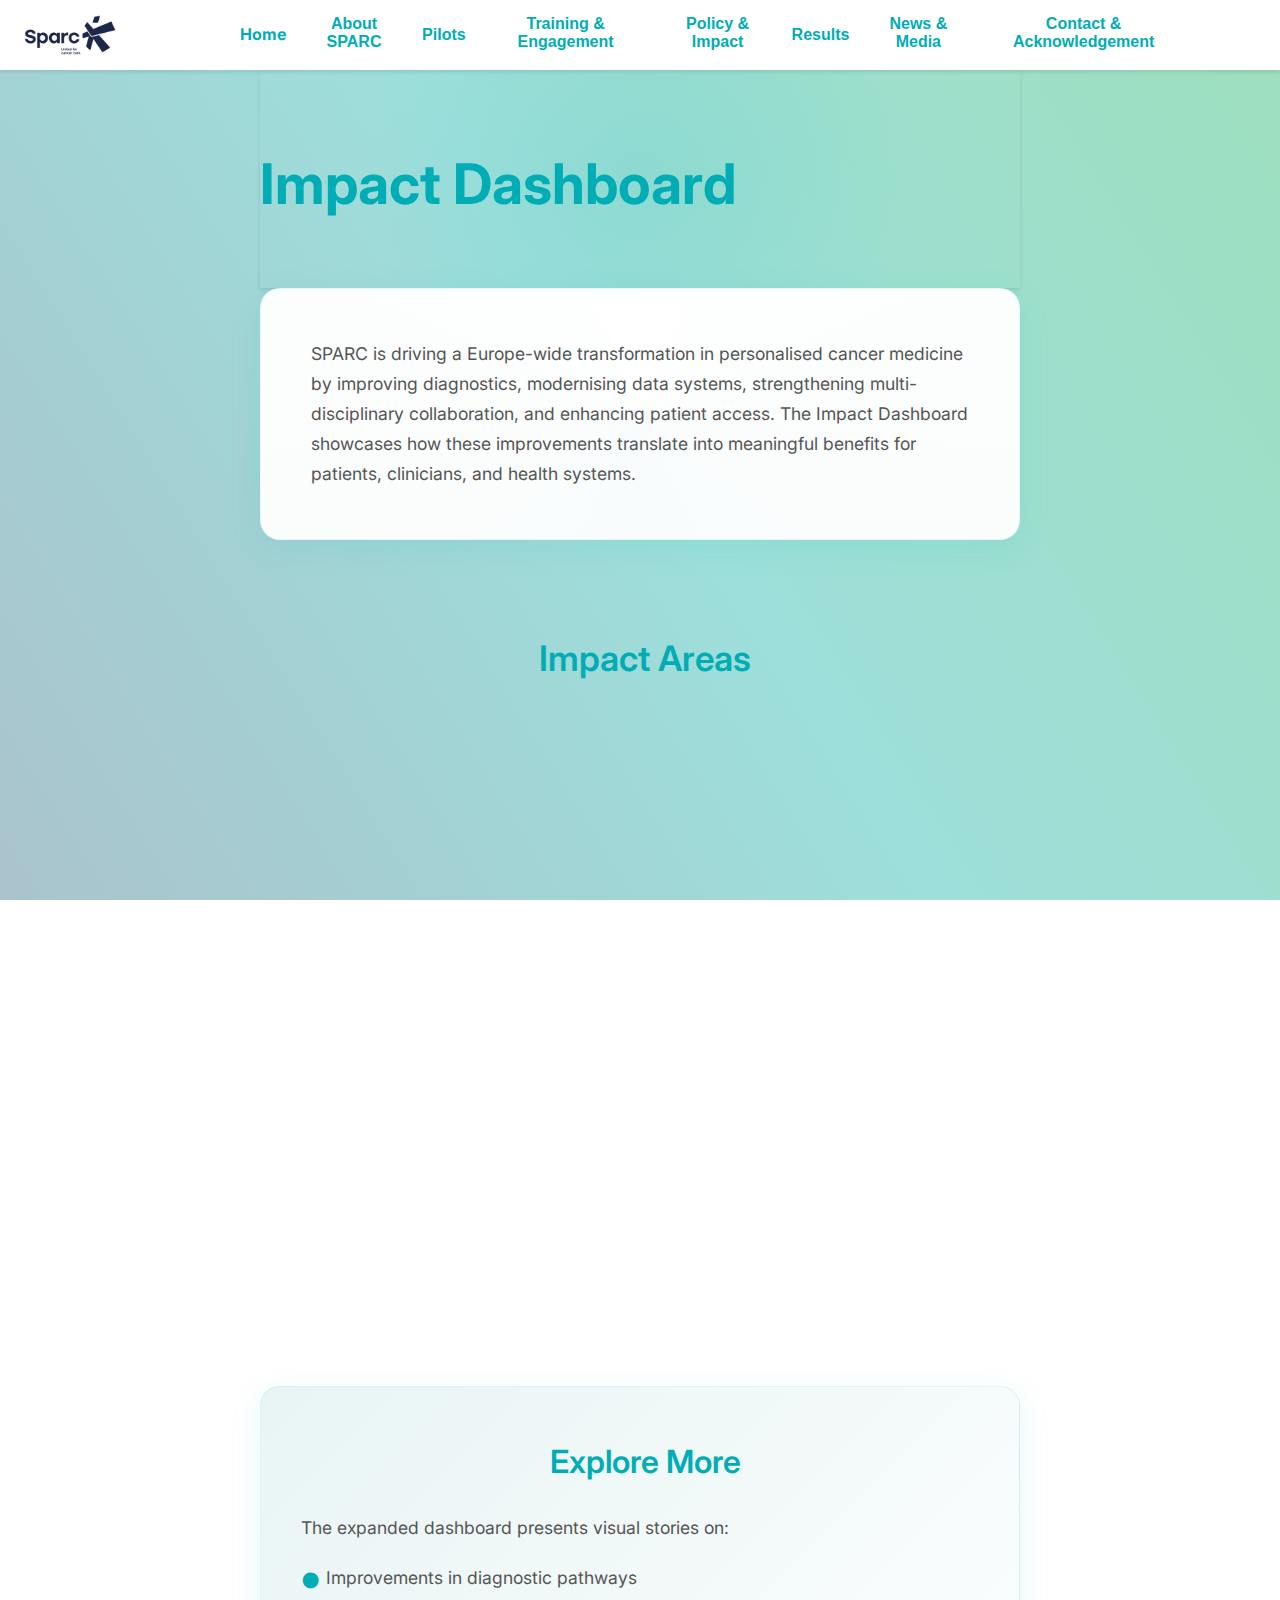
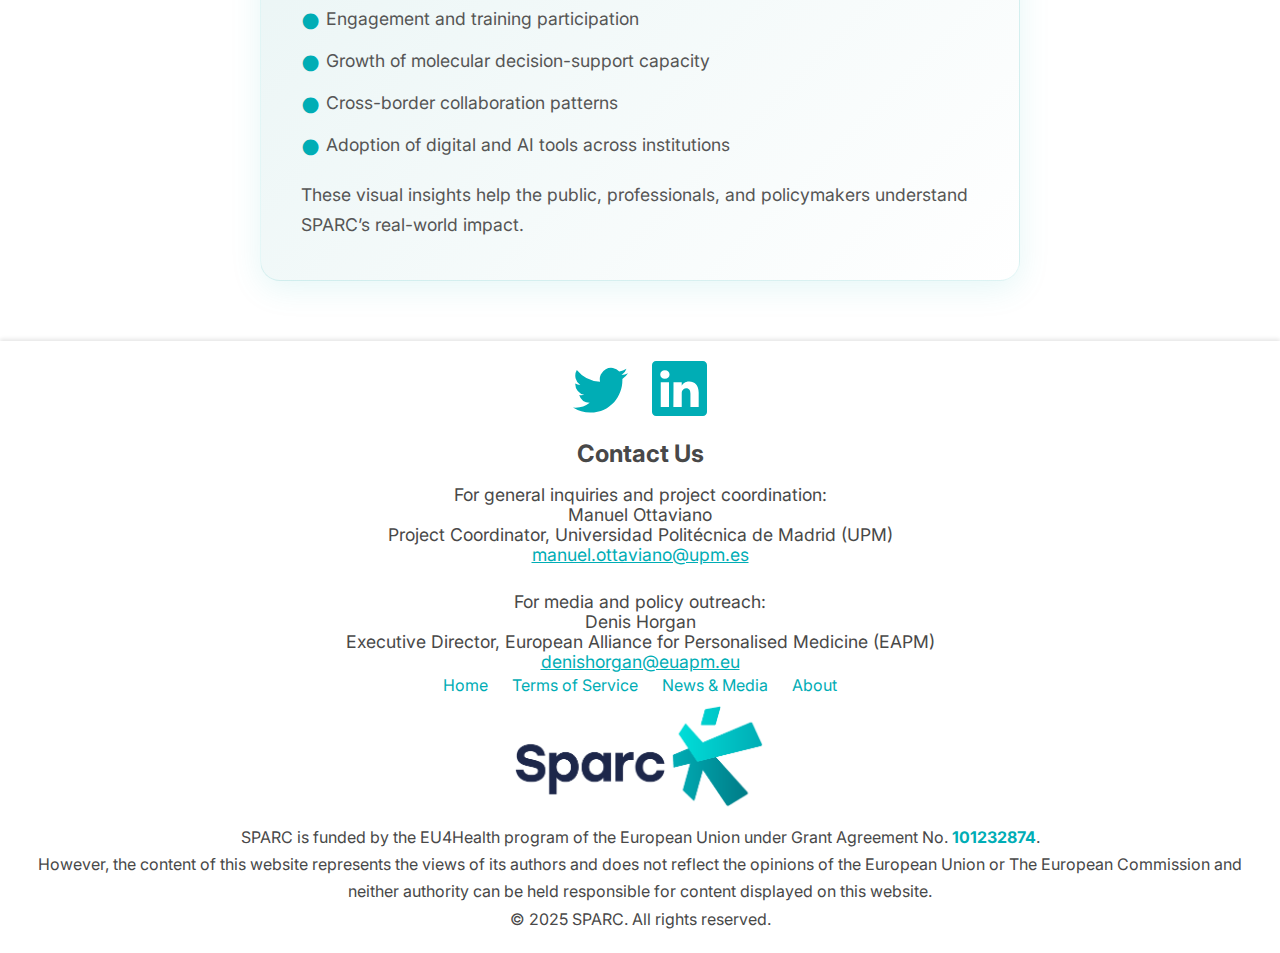
<file: impactdashboard.html>
<!DOCTYPE html>
<html lang="en">

<head>
    <meta charset="UTF-8">
    <meta name="viewport" content="width=device-width, initial-scale=1.0">
    <title>SPARC - Impact Dashboard</title>
    <link rel="preconnect" href="https://fonts.googleapis.com">
    <link rel="preconnect" href="https://fonts.gstatic.com" crossorigin>
    <link
        href="https://fonts.googleapis.com/css2?family=Inter:ital,opsz,wght@0,14..32,100..900;1,14..32,100..900&display=swap"
        rel="stylesheet">

    <link rel="stylesheet" href="css/base.css?v=1.0">
    <link rel="icon" href="imgs/sparcSign-transparent.png" type="image/x-icon">
</head>

<body>
    <div class="scroll-to-top">↑</div>

    <header>
        <div class="mobile-menu-icon" onclick="toggleMenu()">
            <div></div>
            <div></div>
            <div></div>
        </div>
        <img src="imgs/Sparc_logo_positive_onecolor_tagline_RGB.png" alt="SPARC Logo">

        <nav>
            <ul>
                <li><a href="index.html" class="dropdown-button no-underline">Home</a></li>
                <li>
                    <div class="dropdown">
                        <button class="dropdown-button">About SPARC</button>
                        <div class="dropdown-content">
                            <a href="index.html#about">Overview</a>
                            <a href="index.html#objective">Objectives & Approach</a>
                            <a href="index.html#">Project Structure & Work Packages</a>
                            <a href="index.html#consort">Consortium Partners</a>
                        </div>
                    </div>
                </li>
                <li>
                    <div class="dropdown">
                        <button class="dropdown-button">Pilots</button>
                        <div class="dropdown-content">
                            <a href="index.html#pilot">Cancer Pilots Overview</a>
                            <a href="index.html#pilot">Results & Insights</a>
                        </div>
                    </div>
                </li>
                <li>
                    <div class="dropdown">
                        <button class="dropdown-button">Training & Engagement</button>
                        <div class="dropdown-content">
                            <a href="index.html#training">Training for Health Professionals</a>
                            <a href="index.html#training">Training for Patients</a>
                            <a href="index.html#training">Engagement & Twinning</a>
                        </div>
                    </div>
                </li>
                <li>
                    <div class="dropdown">
                        <button class="dropdown-button">Policy & Impact</button>
                        <div class="dropdown-content">
                            <a href="index.html#impact">EU & National Alignment</a>
                            <a href="index.html#impact">Equity & Sustainability</a>
                            <a href="index.html#impact">Impact Dashboard</a>
                            <a href="index.html#impact">Synergies</a>
                        </div>
                    </div>
                </li>
                <li>
                    <div class="dropdown">
                        <button class="dropdown-button">Results</button>
                        <div class="dropdown-content">
                            <a href="index.html#result">Deliverables & Publications</a>
                            <a href="index.html#result">Data Architecture & Tools</a>
                            <a href="index.html#result">Pilot Results & Insights</a>
                        </div>
                    </div>
                </li>
                <li>
                    <div class="dropdown">
                        <button class="dropdown-button">News & Media</button>
                        <div class="dropdown-content">
                            <a href="#">Newsroom</a>
                            <a href="#">Events & Conferences</a>
                            <a href="#">Gallery</a>
                            <a href="#">Press Releases</a>
                        </div>
                    </div>
                </li>
                <li>
                    <div class="dropdown">
                        <button class="dropdown-button">Contact & Acknowledgement</button>
                        <div class="dropdown-content">
                            <a href="#">Contact Us</a>
                            <a href="#">Join the Network</a>
                            <a href="#">Funding & Credits</a>
                        </div>
                    </div>
                </li>
            </ul>
        </nav>
    </header>

    <link rel="stylesheet" href="css/impact.css?v=1.0">


    <div class="sparc-dashboard-main-container">
        <header class="sparc-header-primary-section" style="background: none;">
            <h1>Impact Dashboard</h1>
        </header>

        <section class="sparc-overview-intro-section">
            <p>SPARC is driving a Europe-wide transformation in personalised cancer medicine by improving diagnostics, modernising data systems, strengthening multi-disciplinary collaboration, and enhancing patient access. The Impact Dashboard showcases how these improvements translate into meaningful benefits for patients, clinicians, and health systems.</p>
        </section>

        <section class="sparc-impact-domains-primary-section">
            <h2>Impact Areas</h2>
            <div class="sparc-impact-vertical-stack-container">
                <div class="sparc-impact-domain-card-element">
                    <div class="sparc-impact-domain-card-header" onclick="toggleSparcImpactDomain(this)">
                        <span class="sparc-impact-domain-number-badge">1</span>
                        <span>Strengthening Clinical Decision-Making</span>
                    </div>
                    <div class="sparc-impact-domain-detailed-content">
                        <p>SPARC supports Molecular Tumor Boards (MTBs) with advanced diagnostic workflows and AI-enabled tools.<br><br>These improvements have led to:</p>
                        <ul>
                            <li>More structured and consistent clinical case discussions</li>
                            <li>Increased confidence among clinicians when recommending personalised therapies</li>
                            <li>More timely interpretation of genomic and liquid biopsy findings</li>
                            <li>Better multidisciplinary alignment between oncologists, pathologists, molecular biologists, radiologists, genetic counsellors, and bioinformaticians</li>
                        </ul>
                        <p>AI tools incorporated into MTB processes assist with variant interpretation, literature evidence retrieval, and prioritisation of actionable findings, helping specialists navigate increasingly complex datasets.</p>
                    </div>
                </div>

                <div class="sparc-impact-domain-card-element">
                    <div class="sparc-impact-domain-card-header" onclick="toggleSparcImpactDomain(this)">
                        <span class="sparc-impact-domain-number-badge">2</span>
                        <span>Enhancing Workforce Readiness</span>
                    </div>
                    <div class="sparc-impact-domain-detailed-content">
                        <p>SPARC contributes to a stronger oncology workforce by providing:</p>
                        <ul>
                            <li>Comprehensive training materials tailored to clinicians, nurses, researchers, genetic counsellors, and laboratory professionals</li>
                            <li>E-learning modules covering genomics, liquid biopsy, AI-assisted diagnostics, data ethics, and patient communication</li>
                            <li>Twinning activities connecting high-capacity centres with emerging centres</li>
                            <li>Workshops, seminars, and expert exchanges supporting continuous professional development</li>
                        </ul>
                        <p>The training ecosystem addresses both foundational knowledge and advanced technical competencies, ensuring that experts at all levels can work with modern precision-oncology tools.</p>
                    </div>
                </div>

                <div class="sparc-impact-domain-card-element">
                    <div class="sparc-impact-domain-card-header" onclick="toggleSparcImpactDomain(this)">
                        <span class="sparc-impact-domain-number-badge">3</span>
                        <span>Improving Patient Access and Equity</span>
                    </div>
                    <div class="sparc-impact-domain-detailed-content">
                        <p>SPARC places strong emphasis on ensuring equitable access to personalised cancer medicine across Europe.</p>
                        <p>Key improvements include:</p>
                        <ul>
                            <li>Wider geographic availability of advanced diagnostics such as NGS and liquid biopsy</li>
                            <li>More streamlined patient pathways reducing delays from suspicion to diagnosis to treatment</li>
                            <li>Patient education resources enabling individuals to better understand test results and therapeutic options</li>
                            <li>Engagement with patient organisations to co-design communication materials and ensure inclusiveness</li>
                        </ul>
                        <p>These efforts help mitigate disparities related to geography, digital readiness, socioeconomic conditions, or hospital capacity.</p>
                    </div>
                </div>

                <div class="sparc-impact-domain-card-element">
                    <div class="sparc-impact-domain-card-header" onclick="toggleSparcImpactDomain(this)">
                        <span class="sparc-impact-domain-number-badge">4</span>
                        <span>Advancing Data Interoperability and Digital Innovation</span>
                    </div>
                    <div class="sparc-impact-domain-detailed-content">
                        <p>SPARC’s data architecture enhances the ability of institutions to share, harmonise, and interpret clinical and genomic information.</p>
                        <p>Advances include:</p>
                        <ul>
                            <li>FAIR-aligned data models that ensure data remains findable, accessible, interoperable, and reusable</li>
                            <li>Unified standards for handling genomics, imaging, pathology, and clinical metadata</li>
                            <li>GDPR-compliant governance frameworks and secure pipelines</li>
                            <li>Clinical dashboards that visualise patient journeys, diagnostic findings, and MTB recommendations</li>
                        </ul>
                        <p>This digital backbone supports multi-country collaboration, research acceleration, and better-informed clinical decisions.</p>
                    </div>
                </div>

                <div class="sparc-impact-domain-card-element">
                    <div class="sparc-impact-domain-card-header" onclick="toggleSparcImpactDomain(this)">
                        <span class="sparc-impact-domain-number-badge">5</span>
                        <span>Policy, Sustainability, and System-Level Impact</span>
                    </div>
                    <div class="sparc-impact-domain-detailed-content">
                        <p>The project contributes to long-term European goals by:</p>
                        <ul>
                            <li>Providing evidence to support national and EU-level cancer policies</li>
                            <li>Developing sustainability frameworks that help countries integrate personalised medicine into routine care</li>
                            <li>Mapping equity gaps and proposing practical solutions</li>
                            <li>Supporting alignment with the Europe’s Beating Cancer Plan, EU Cancer Mission, and EU4Health priorities</li>
                        </ul>
                        <p>The dashboard highlights progress not just in clinical improvements but also in broader system strengthening.</p>
                    </div>
                </div>
            </div>
        </section>

        <section class="sparc-explore-extended-dashboard-section">
            <h2>Explore More</h2>
            <p>The expanded dashboard presents visual stories on:</p>
            <ul>
                <li>Improvements in diagnostic pathways</li>
                <li>Engagement and training participation</li>
                <li>Growth of molecular decision-support capacity</li>
                <li>Cross-border collaboration patterns</li>
                <li>Adoption of digital and AI tools across institutions</li>
            </ul>
            <p>These visual insights help the public, professionals, and policymakers understand SPARC’s real-world impact.</p>
        </section>
    </div>



    <script>
        function toggleSection(section) {
            const content = section.querySelector('.content');
            const icon = section.querySelector('.toggle-icon');
            content.classList.toggle('active');
            icon.classList.toggle('active');
        }
    </script>
    <script src="js/impact.js?v=1.0"></script>


    <link rel="stylesheet" href="https://cdnjs.cloudflare.com/ajax/libs/font-awesome/4.7.0/css/font-awesome.min.css">
    <footer>
        <div class="social-media">

            <a href="https://x.com/sparc_eu_?s=21">
                <svg xmlns="http://www.w3.org/2000/svg" width="16" height="16" fill="currentColor" class="bi bi-twitter"
                    viewBox="0 0 16 16">
                    <path
                        d="M5.026 15c6.038 0 9.341-5.003 9.341-9.334q.002-.211-.006-.422A6.7 6.7 0 0 0 16 3.542a6.7 6.7 0 0 1-1.889.518 3.3 3.3 0 0 0 1.447-1.817 6.5 6.5 0 0 1-2.087.793A3.286 3.286 0 0 0 7.875 6.03a9.32 9.32 0 0 1-6.767-3.429 3.29 3.29 0 0 0 1.018 4.382A3.3 3.3 0 0 1 .64 6.575v.045a3.29 3.29 0 0 0 2.632 3.218 3.2 3.2 0 0 1-.865.115 3 3 0 0 1-.614-.057 3.28 3.28 0 0 0 3.067 2.277A6.6 6.6 0 0 1 .78 13.58a6 6 0 0 1-.78-.045A9.34 9.34 0 0 0 5.026 15" />
                </svg></a>
            <a href="#">
                <svg xmlns="http://www.w3.org/2000/svg" width="16" height="16" fill="currentColor"
                    class="bi bi-linkedin" viewBox="0 0 16 16">
                    <path
                        d="M0 1.146C0 .513.526 0 1.175 0h13.65C15.474 0 16 .513 16 1.146v13.708c0 .633-.526 1.146-1.175 1.146H1.175C.526 16 0 15.487 0 14.854zm4.943 12.248V6.169H2.542v7.225zm-1.2-8.212c.837 0 1.358-.554 1.358-1.248-.015-.709-.52-1.248-1.342-1.248S2.4 3.226 2.4 3.934c0 .694.521 1.248 1.327 1.248zm4.908 8.212V9.359c0-.216.016-.432.08-.586.173-.431.568-.878 1.232-.878.869 0 1.216.662 1.216 1.634v3.865h2.401V9.25c0-2.22-1.184-3.252-2.764-3.252-1.274 0-1.845.7-2.165 1.193v.025h-.016l.016-.025V6.169h-2.4c.03.678 0 7.225 0 7.225z" />
                </svg></a>

        </div>
        <div class="footer-content">
            <div class="contact-div">
                <h3>Contact Us</h3>
                <span>
                    <p>For general inquiries and project coordination:</p>
                    <p>Manuel Ottaviano</p>
                    <p>Project Coordinator, Universidad Politécnica de Madrid (UPM)</p>
                    <p><a href="malto:manuel.ottaviano@upm.es" class="mail-link">manuel.ottaviano@upm.es</a></p>
                    <br>
                    <p>For media and policy outreach:</p>
                    <p>Denis Horgan</p>
                    <p>Executive Director, European Alliance for Personalised Medicine (EAPM)</p>
                    <p><a href="mailto:denishorgan@euapm.eu" class="mail-link">denishorgan@euapm.eu</a></p>
                </span>
            </div>

            <div class="footer-links">
                <a href="index.html">Home</a>
                <a href="#">Terms of Service</a>
                <a href="#">News & Media</a>
                <a href="about.html">About</a>
            </div>
        </div>
        <img src="imgs/Sparc_logo_positive_color_tagline_RGB.png" alt="SPARC Logo">
        <p>SPARC is funded by the EU4Health program of the European Union under Grant Agreement No. <strong>101232874</strong>.<br>However, the content of this website represents the views of its authors and does not reflect the opinions of the European Union or The European Commission and neither authority can be held responsible for content displayed on this website.</p>
        <p>&copy; 2025 SPARC. All rights reserved.</p>
    </footer>
<style>
        .fixed-cross {
            position: fixed;
        }
    </style>

    <script>
        function toggleMenu() {
            const menuIcon = document.querySelector('.mobile-menu-icon');
            const nav = document.querySelector('nav ul');

            menuIcon.classList.toggle('active');
            menuIcon.classList.toggle('fixed-cross');
            nav.classList.toggle('show');
           
        }

        // Close menu when clicking outside
        document.addEventListener('click', function (event) {
            const nav = document.querySelector('nav ul');
            const menuIcon = document.querySelector('.mobile-menu-icon');

            if (!nav.contains(event.target) && !menuIcon.contains(event.target) && nav.classList.contains('show')) {
                nav.classList.remove('show');
                menuIcon.classList.remove('active');
            }
        });
    </script>
    <script src="js/dynamics.js?v=1.0"></script>
</body>

</html>
</file>
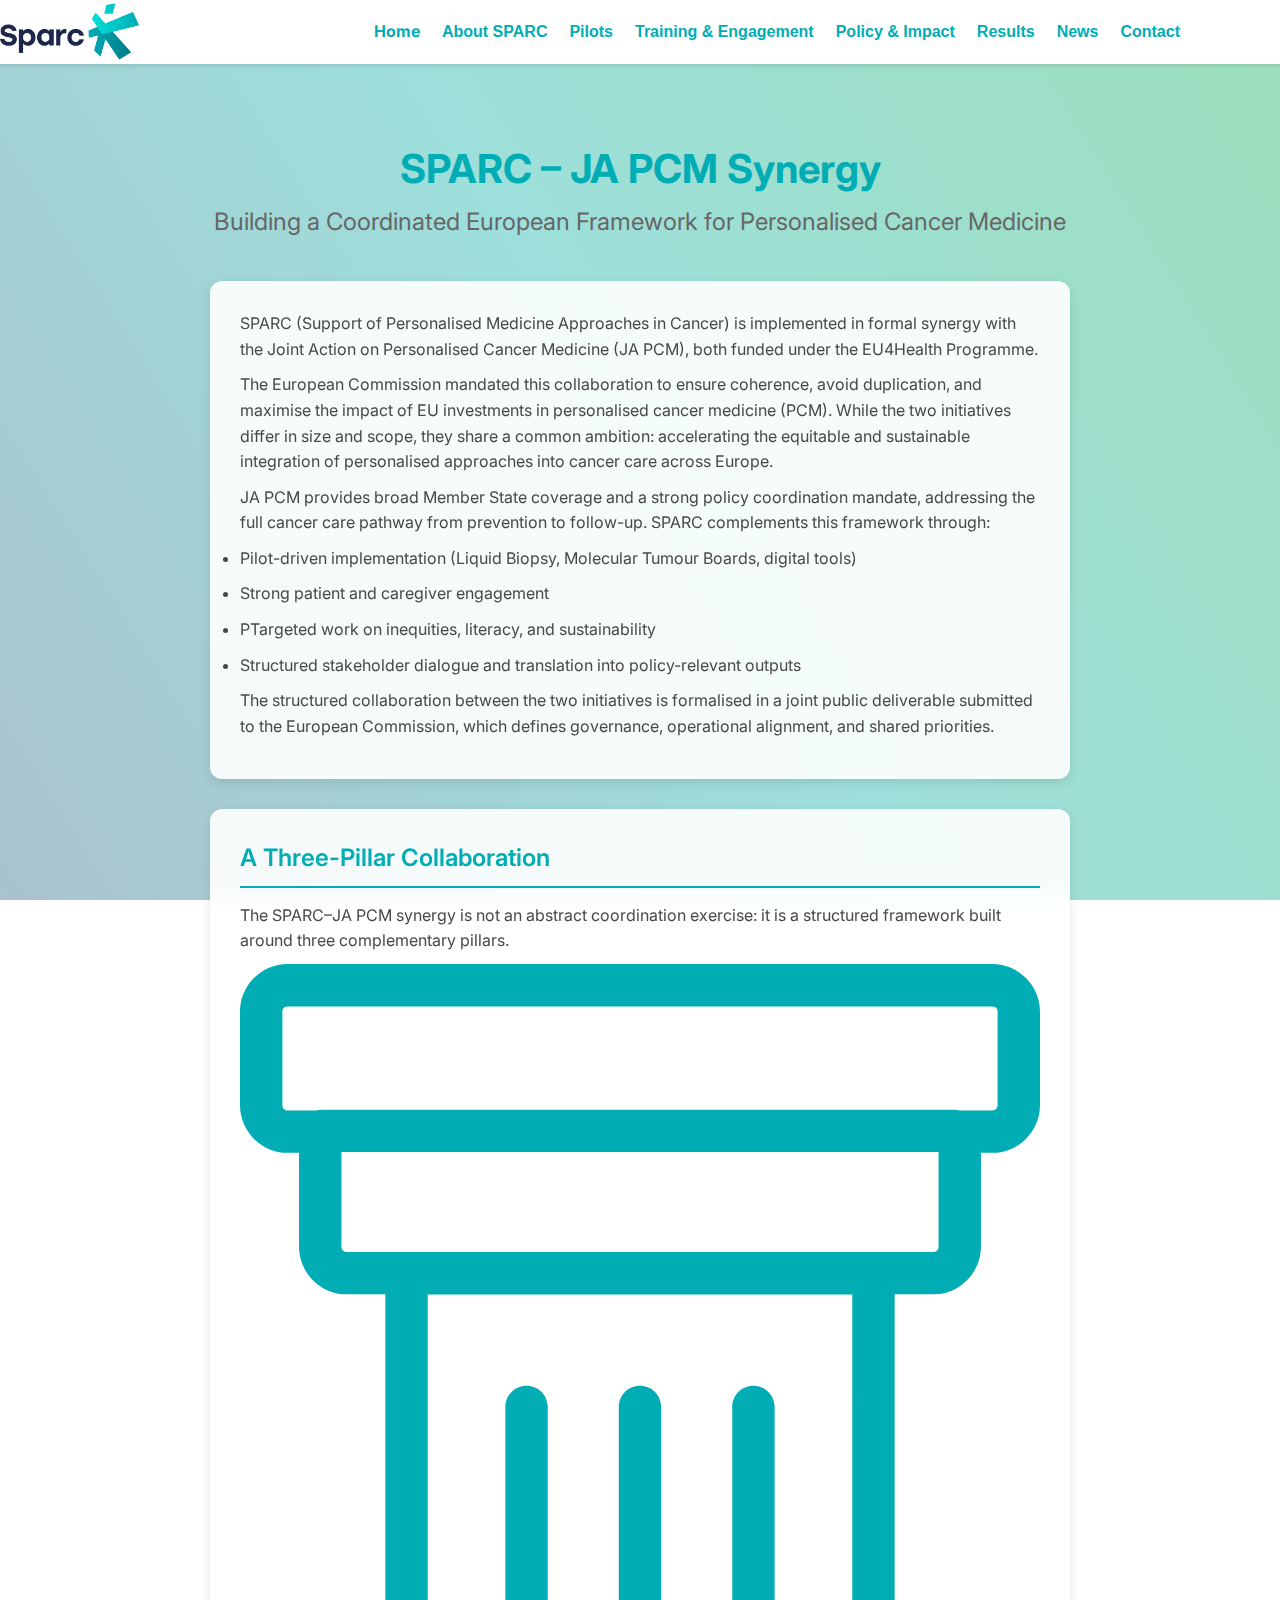
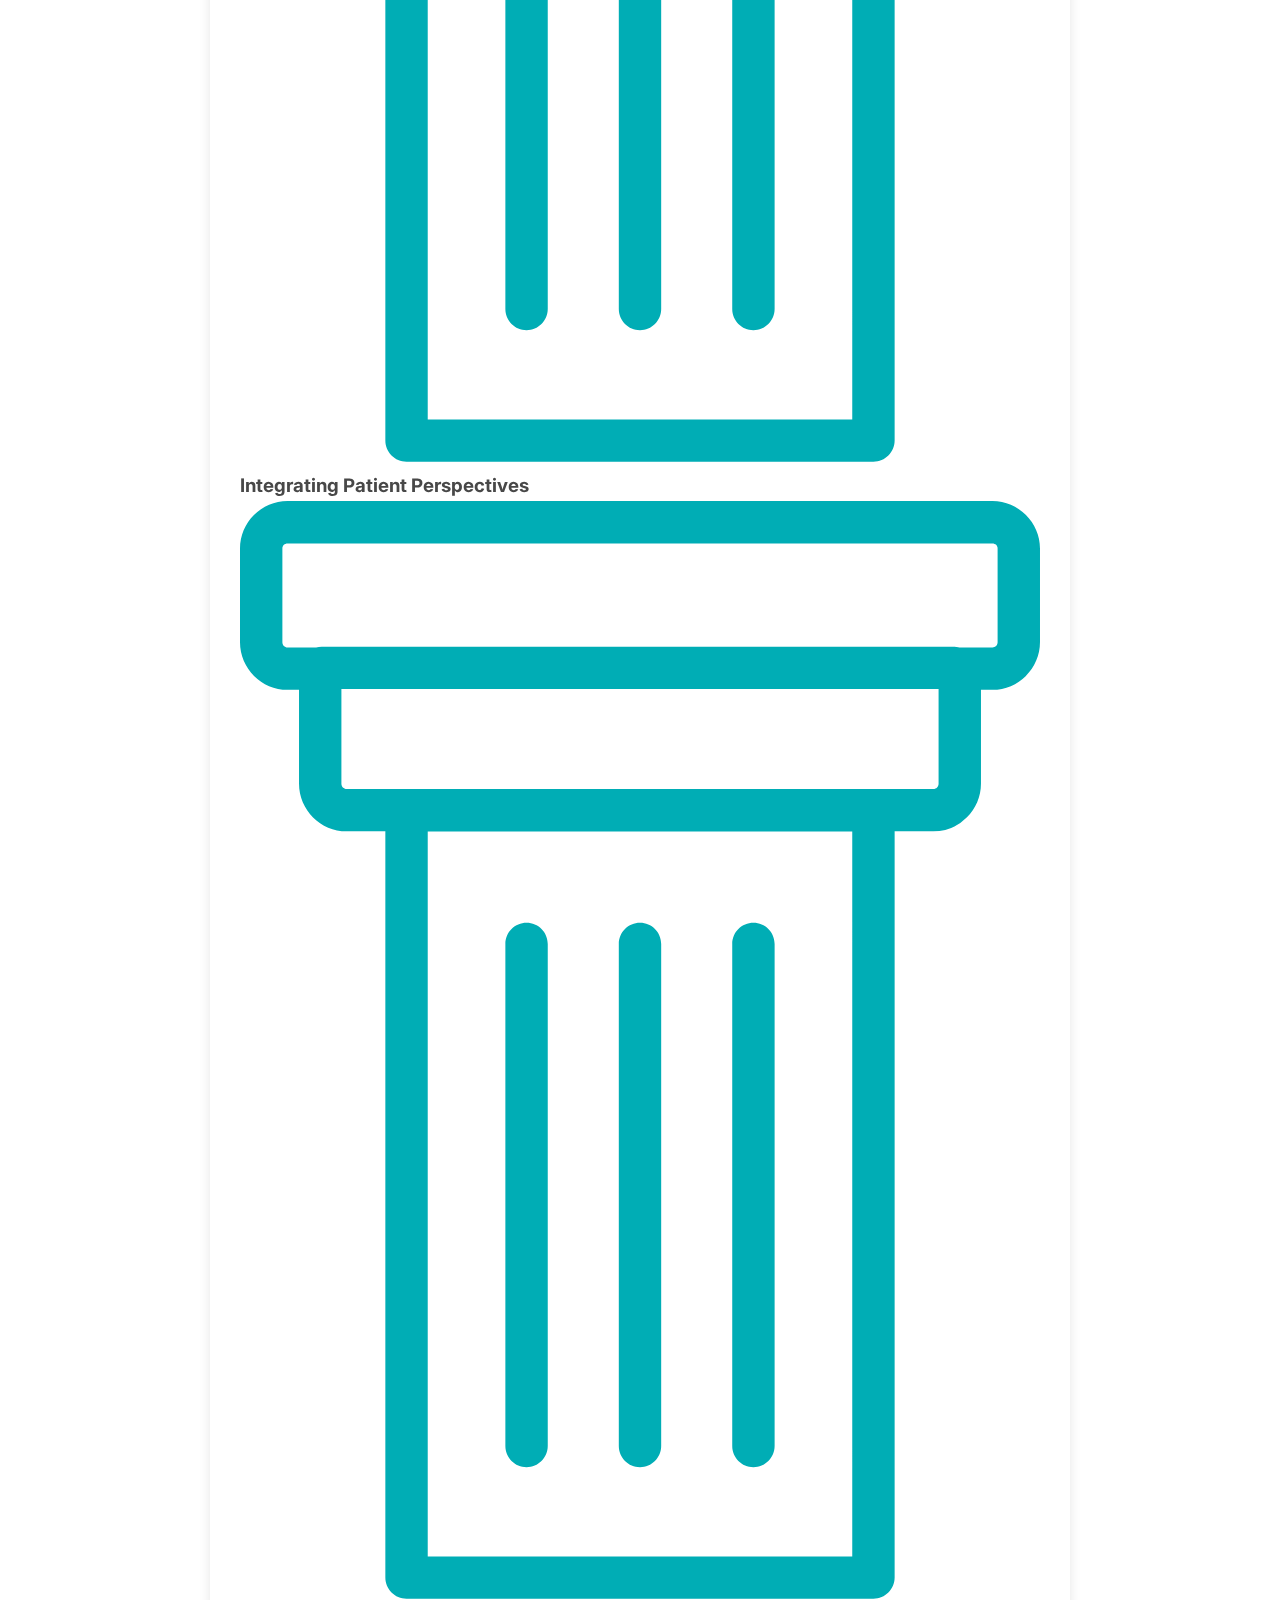
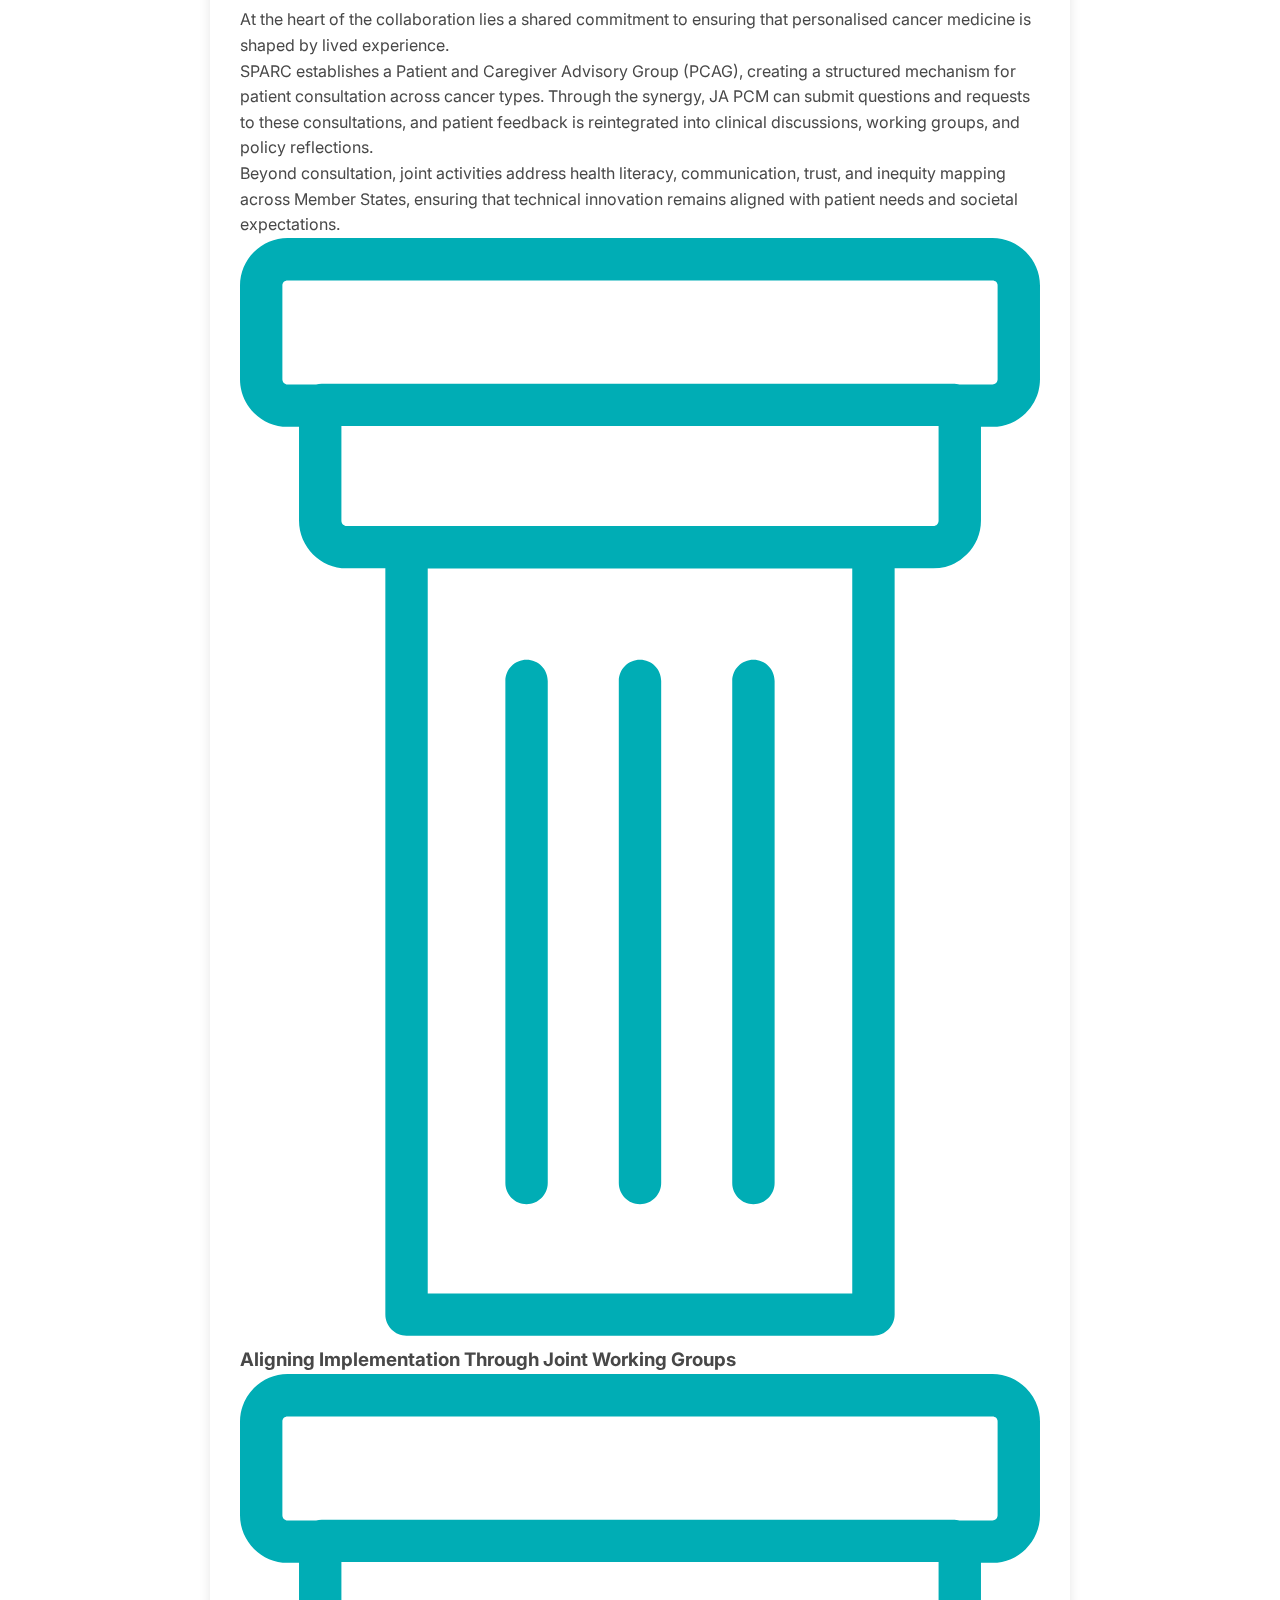
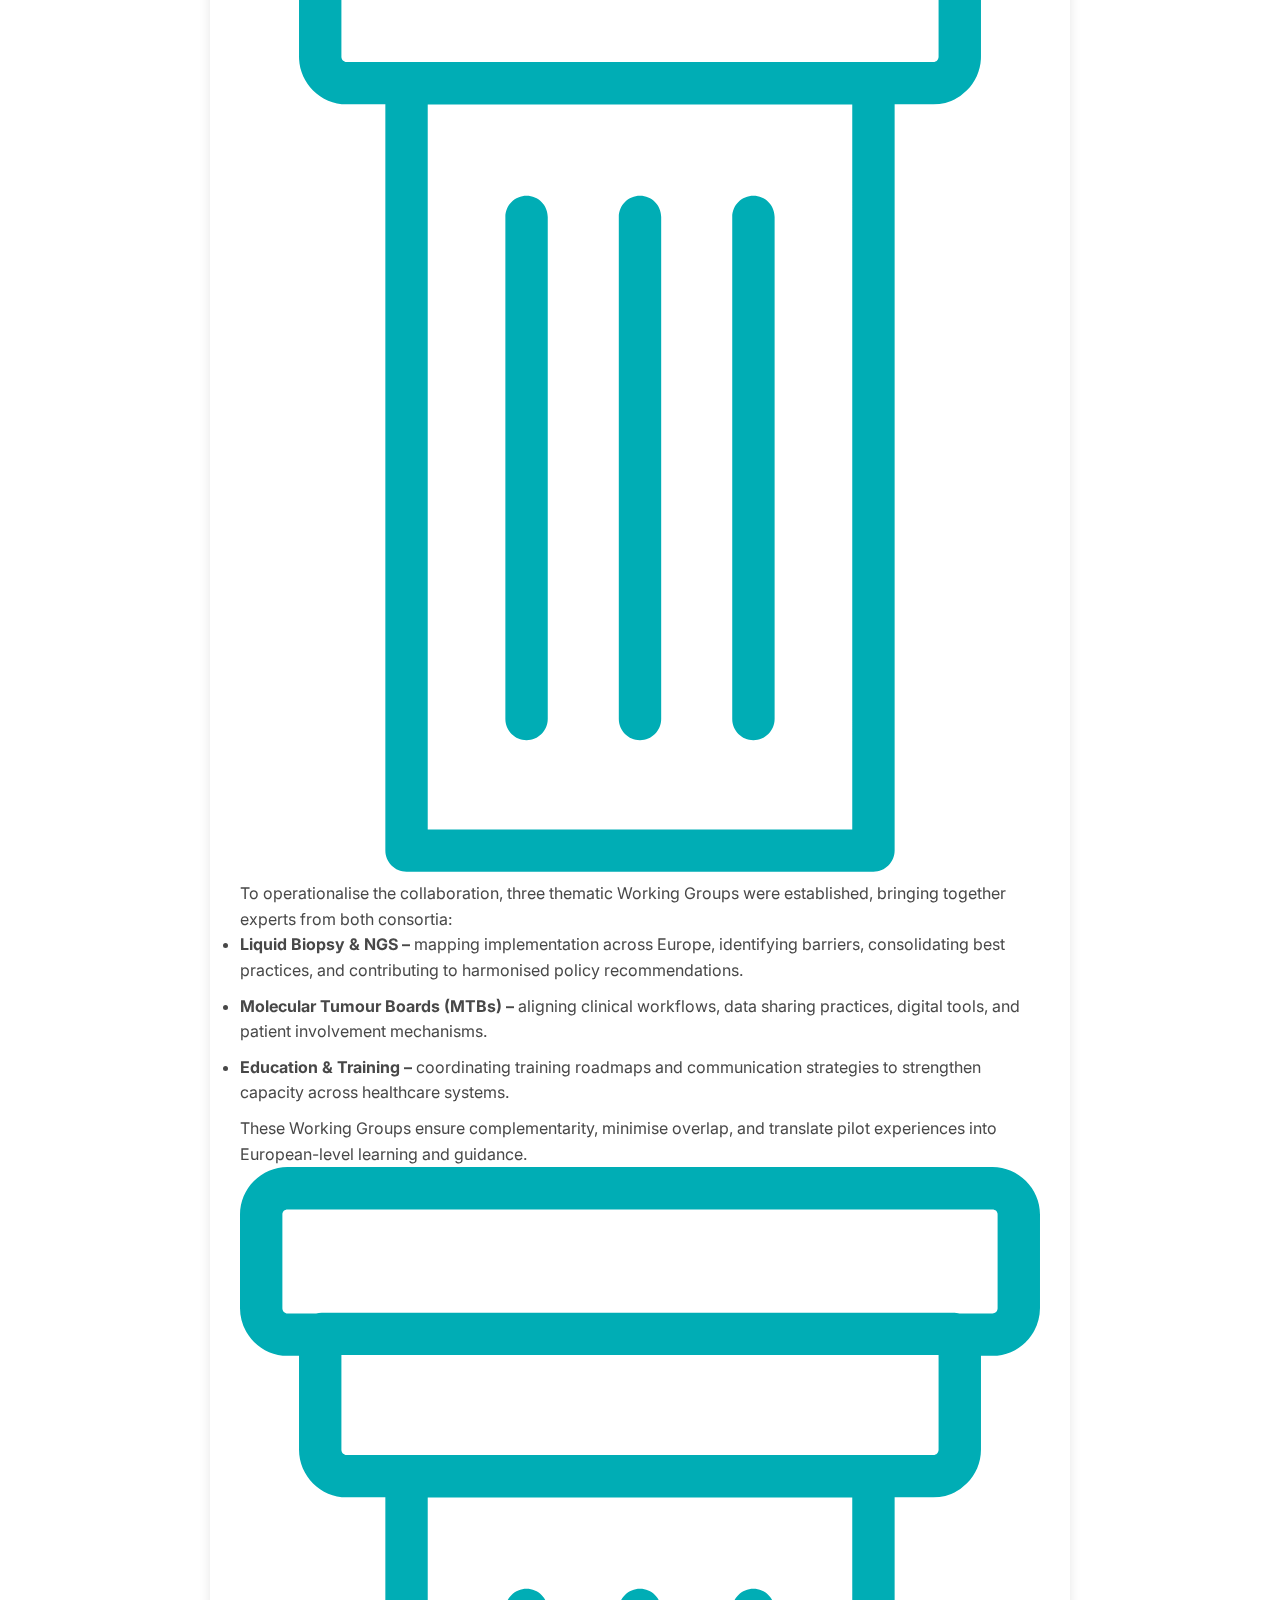
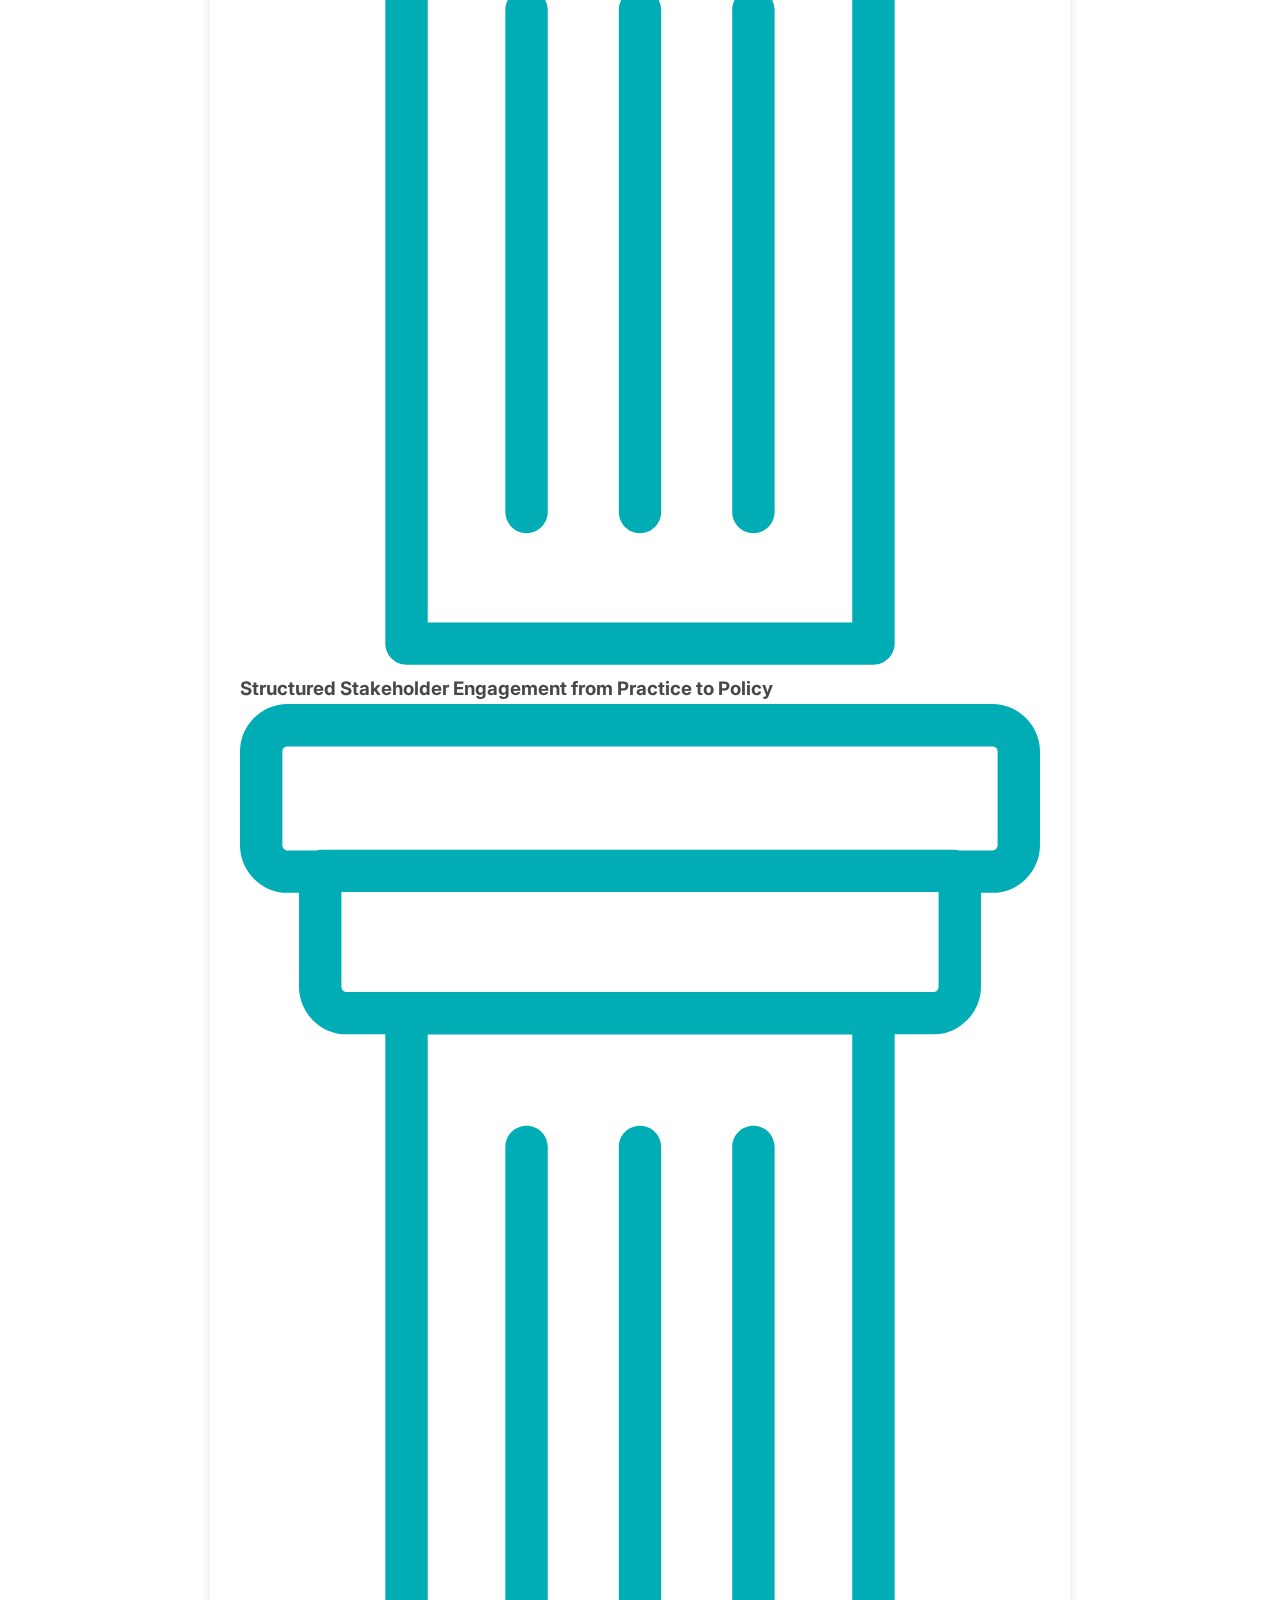
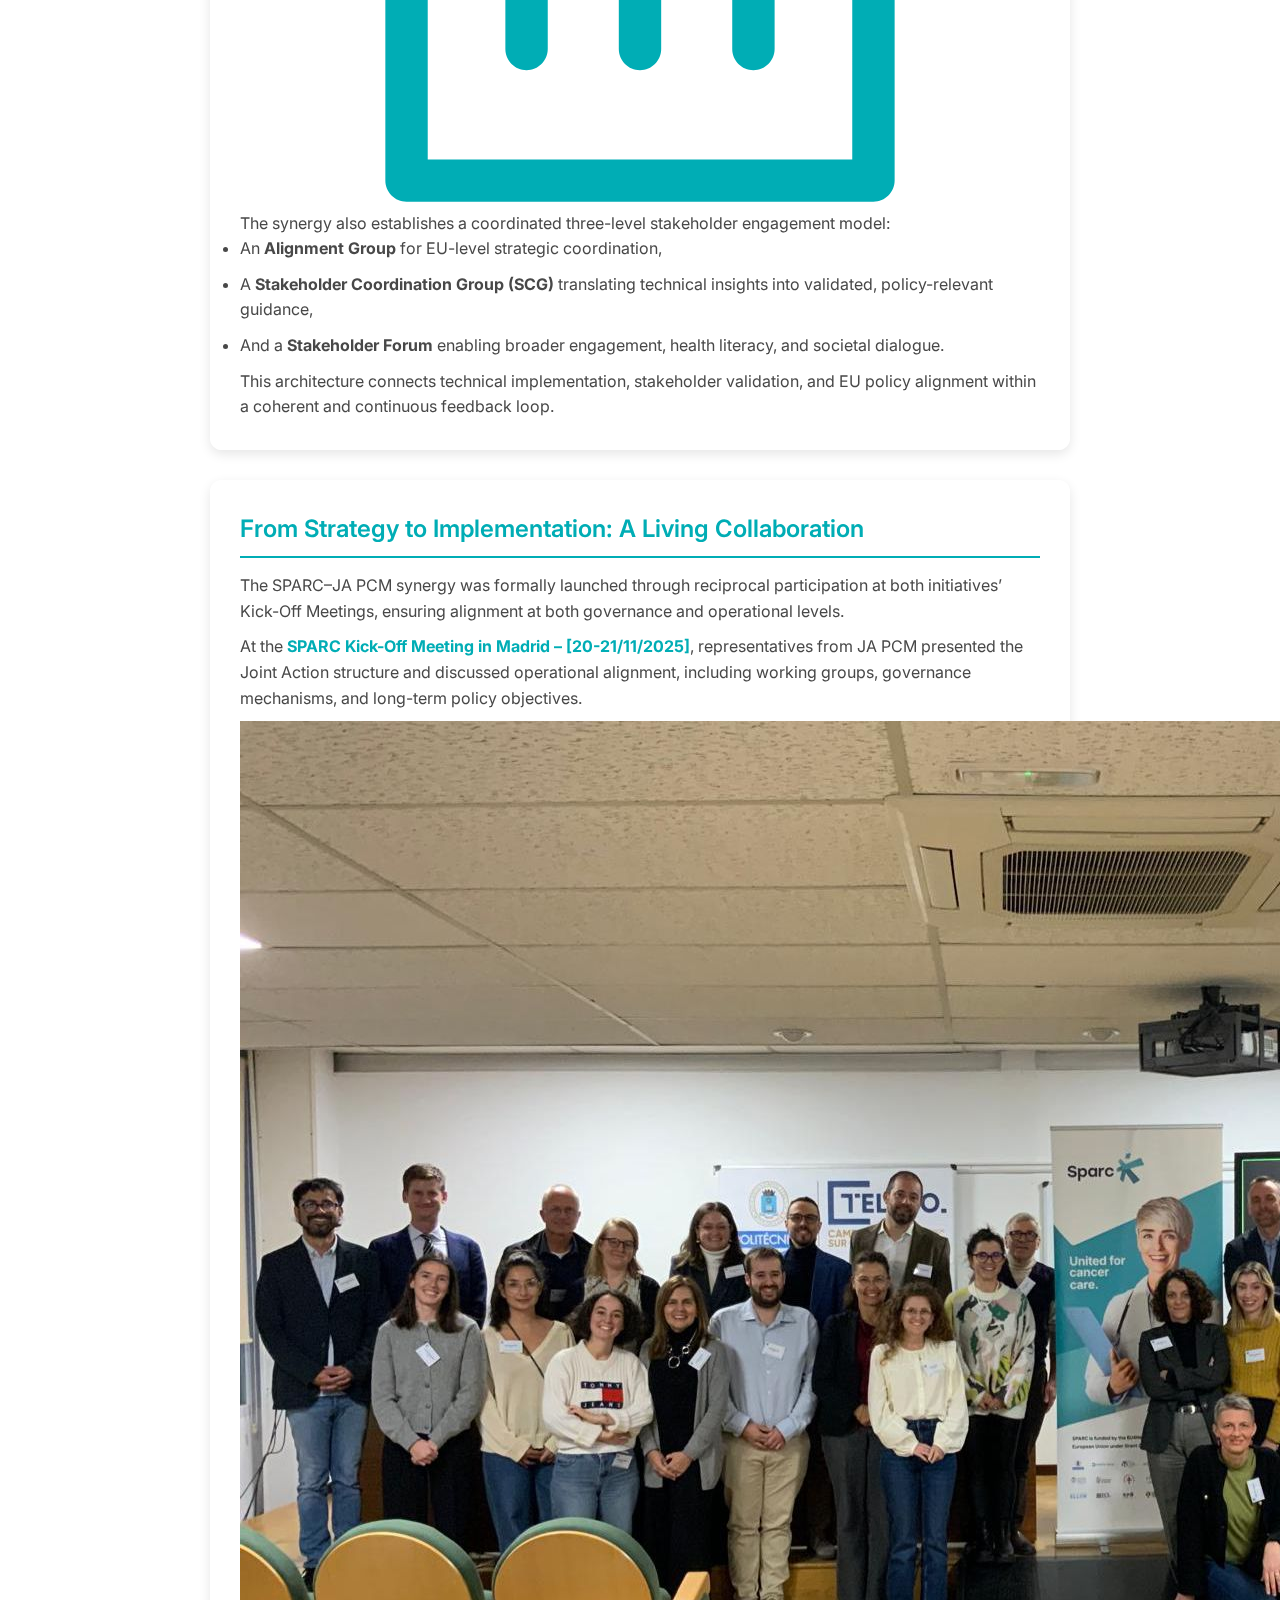
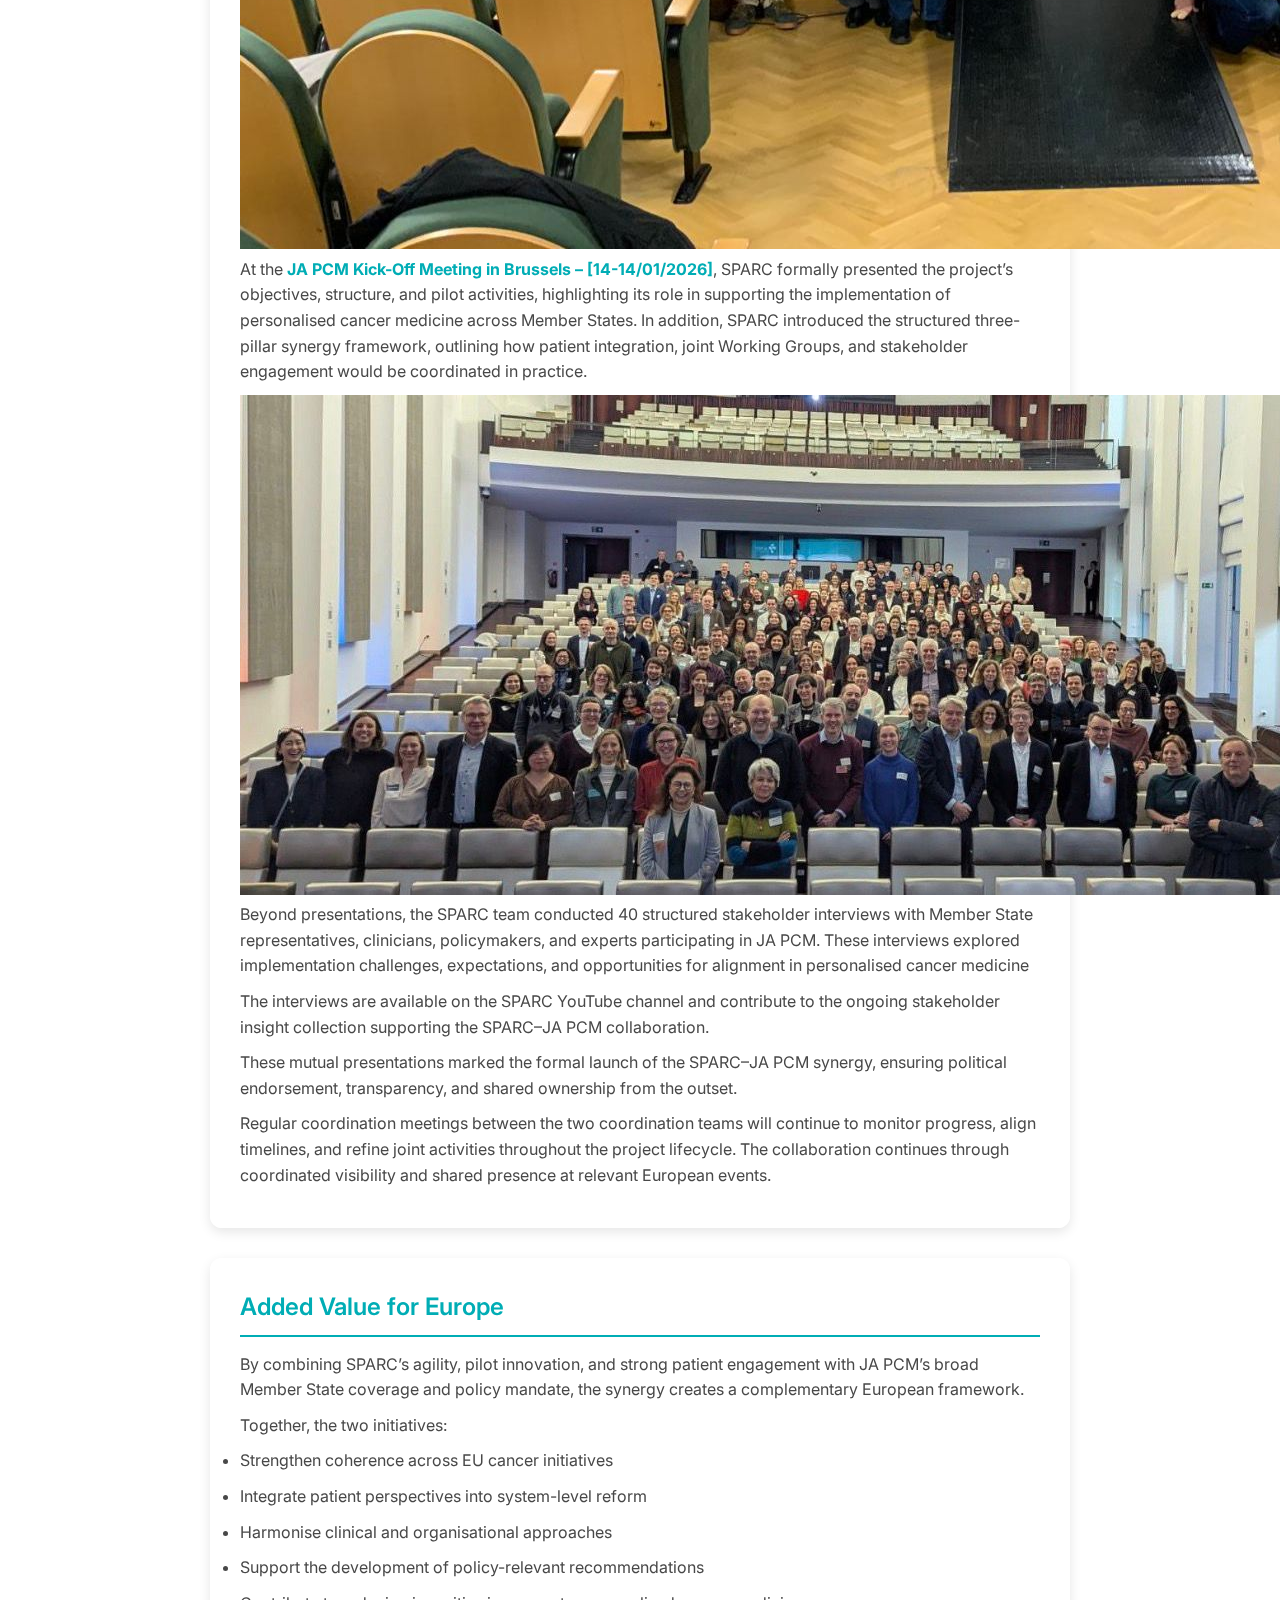
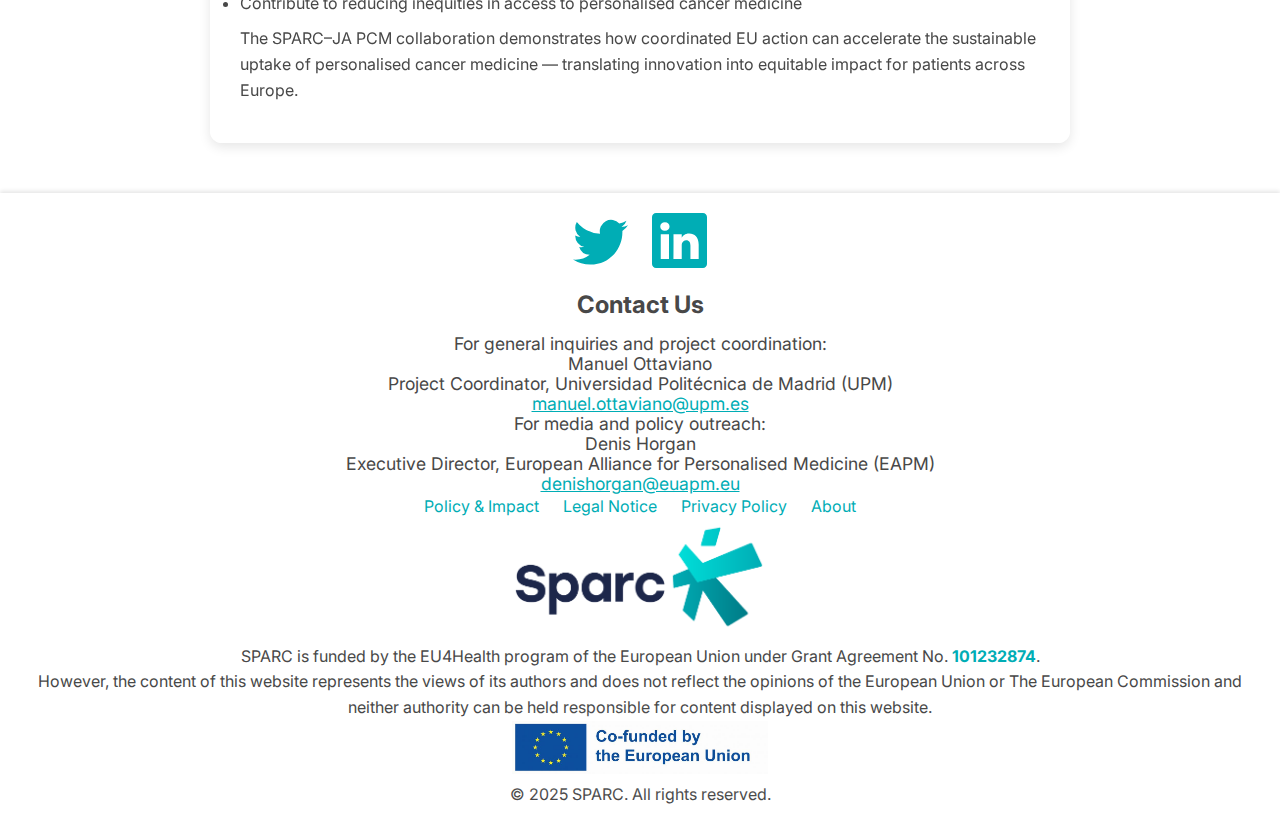
<file: japcm.html>
<!DOCTYPE html>
<html lang="en">

<head>
    <meta charset="UTF-8">
    <meta name="viewport" content="width=device-width, initial-scale=1.0">
    <title>SPARC</title>
    <link rel="preconnect" href="https://fonts.googleapis.com">
    <link rel="preconnect" href="https://fonts.gstatic.com" crossorigin>
    <link
        href="https://fonts.googleapis.com/css2?family=Inter:ital,opsz,wght@0,14..32,100..900;1,14..32,100..900&display=swap"
        rel="stylesheet">

    <link rel="stylesheet" href="css/base.css?v=1.1">
    <link rel="icon" href="imgs/sparcSign-transparent.png" type="image/x-icon">
    <!-- Cloudflare Web Analytics -->
    <script defer src='https://static.cloudflareinsights.com/beacon.min.js'
        data-cf-beacon='{"token": "9d5d4af059e24347942005f453c8cddc"}'></script><!-- End Cloudflare Web Analytics -->
</head>

<body>
    <div class="scroll-to-top">↑</div>

    <header>
        <div class="mobile-menu-icon" onclick="toggleMenu()">
            <div></div>
            <div></div>
            <div></div>
        </div>
        <img src="imgs/Sparc_logo_positive_color_tagline_RGB.png" alt="SPARC Logo">

        <nav>
            <ul>
                <li><a href="index.html" class="dropdown-button no-underline">Home</a></li>
                <li>
                    <div class="dropdown">
                        <button class="dropdown-button">About SPARC</button>
                        <div class="dropdown-content">
                            <a href="index.html#about">Overview</a>
                            <a href="index.html#objective">Objectives & Approach</a>
                            <a href="index.html#">Project Structure & Work Packages</a>
                            <a href="index.html#consort">Consortium Partners</a>
                        </div>
                    </div>
                </li>
                <li>
                    <div class="dropdown">
                        <button class="dropdown-button">Pilots</button>
                        <div class="dropdown-content">
                            <a href="index.html#pilot">Cancer Pilots Overview</a>
                            <a href="index.html#pilot">Results & Insights</a>
                        </div>
                    </div>
                </li>
                <li>
                    <div class="dropdown">
                        <button class="dropdown-button">Training & Engagement</button>
                        <div class="dropdown-content">
                            <a href="index.html#training">Training for Health Professionals</a>
                            <a href="index.html#training">Training for Patients</a>
                            <a href="index.html#training">Engagement & Twinning</a>
                        </div>
                    </div>
                </li>
                <li>
                    <div class="dropdown">
                        <button class="dropdown-button">Policy & Impact</button>
                        <div class="dropdown-content">
                            <a href="index.html#impact">EU & National Alignment</a>
                            <a href="index.html#impact">Equity & Sustainability</a>
                            <a href="index.html#impact">Impact Dashboard</a>
                            <a href="index.html#impact">Synergies</a>
                        </div>
                    </div>
                </li>
                <li>
                    <div class="dropdown">
                        <button class="dropdown-button">Results</button>
                        <div class="dropdown-content">
                            <a href="index.html#result">Deliverables & Publications</a>
                            <a href="index.html#result">Data Architecture & Tools</a>
                            <a href="index.html#result">Pilot Results & Insights</a>
                        </div>
                    </div>
                </li>
                <li>
                    <div class="dropdown">
                        <button class="dropdown-button">News</button>
                        <div class="dropdown-content">
                            <a href="newsletter.html">Newsroom</a>
                            <a href="news.html">Events & Conferences</a>
                            <a href="#">Gallery</a>
                            <a href="press.html">Press Releases</a>
                        </div>
                    </div>
                </li>
                <li>
                    <div class="dropdown">
                        <button class="dropdown-button">Contact</button>
                        <div class="dropdown-content">
                            <a href="#contact">Contact Us</a>
                            <a href="#">Funding & Credits</a>
                        </div>
                    </div>
                </li>
            </ul>
        </nav>
    </header>

    <link rel="stylesheet" href="css/news.css?v=1.1">

    <div class="sparc-kickoff-main-wrapper">
        <header class="sparc-kickoff-header-section">
            <h1 class="sparc-kickoff-title-element">SPARC – JA PCM Synergy</h1>
            <p class="sparc-kickoff-location-date">Building a Coordinated European Framework for Personalised Cancer
                Medicine</p>
        </header>

        <section class="sparc-kickoff-content-section">
            <p class="sparc-kickoff-paragraph-text">SPARC (Support of Personalised Medicine Approaches in Cancer) is
                implemented in formal synergy with the Joint Action on Personalised Cancer Medicine (JA PCM), both
                funded under the EU4Health Programme.</p>

            <p class="sparc-kickoff-paragraph-text">The European Commission mandated this collaboration to ensure
                coherence, avoid duplication, and maximise the impact of EU investments in personalised cancer medicine
                (PCM). While the two initiatives differ in size and scope, they share a common ambition: accelerating
                the equitable and sustainable integration of personalised approaches into cancer care across Europe.</p>

            <p class="sparc-kickoff-paragraph-text">JA PCM provides broad Member State coverage and a strong policy
                coordination mandate, addressing the full cancer care pathway from prevention to follow-up. SPARC
                complements this framework through:</p>
            <ul class="sparc-kickoff-list-container">
                <li class="sparc-kickoff-list-item">Pilot-driven implementation (Liquid Biopsy, Molecular Tumour Boards,
                    digital tools)</li>
                <li class="sparc-kickoff-list-item">Strong patient and caregiver engagement</li>
                <li class="sparc-kickoff-list-item">PTargeted work on inequities, literacy, and sustainability</li>
                <li class="sparc-kickoff-list-item">Structured stakeholder dialogue and translation into policy-relevant
                    outputs</li>
            </ul>

            <p class="sparc-kickoff-paragraph-text">The structured collaboration between the two initiatives is
                formalised in a joint public deliverable submitted to the European Commission, which defines governance,
                operational alignment, and shared priorities.</p>
        </section>

        <section class="sparc-kickoff-content-section">
            <h2 class="sparc-kickoff-subheading">A Three-Pillar Collaboration</h2>
            <p class="sparc-kickoff-paragraph-text">The SPARC–JA PCM synergy is not an abstract coordination exercise:
                it is a structured framework built around three complementary pillars.</p>

            <div class="sparc-pillar-container">
                <div class="sparc-pillar">

                    <span class="sparc-pillar-number">
                        <h3 class="sparc-pillar-title">
                            <svg xmlns="http://www.w3.org/2000/svg" class="sparc-pillar-svg"
                                shape-rendering="geometricPrecision" text-rendering="geometricPrecision"
                                image-rendering="optimizeQuality" fill-rule="evenodd" clip-rule="evenodd"
                                viewBox="0 0 373 511.86">
                                <path fill-rule="nonzero" fill="#00adb5"
                                    d="M22.16 0h328.68c6.07 0 11.61 2.5 15.62 6.5 4.04 4.05 6.54 9.59 6.54 15.66v43.73c0 6.04-2.5 11.58-6.51 15.61l-.05.04c-4.01 4.01-9.54 6.5-15.6 6.5h-5.36v43.83c0 6.05-2.5 11.61-6.53 15.63a21.966 21.966 0 0 1-15.63 6.53h-18.09v347.95c0 5.45-4.43 9.88-9.88 9.88H77.65c-5.46 0-9.88-4.43-9.88-9.88V154.03H49.68c-6.07 0-11.61-2.5-15.62-6.51-4.04-4.04-6.54-9.58-6.54-15.65V88.04h-5.36c-6.08 0-11.61-2.49-15.62-6.5C2.5 77.49 0 71.96 0 65.89V22.16c0-6.07 2.5-11.61 6.5-15.62C10.55 2.5 16.08 0 22.16 0zm174.22 440.61c0 5.45-4.42 9.88-9.88 9.88-5.45 0-9.88-4.43-9.88-9.88V206.58c0-5.46 4.43-9.88 9.88-9.88 5.46 0 9.88 4.42 9.88 9.88v234.03zm52.89 0c0 5.45-4.43 9.88-9.88 9.88-5.46 0-9.88-4.43-9.88-9.88V206.58c0-5.46 4.42-9.88 9.88-9.88 5.45 0 9.88 4.42 9.88 9.88v234.03zm-105.78 0c0 5.45-4.43 9.88-9.88 9.88-5.45 0-9.88-4.43-9.88-9.88V206.58c0-5.46 4.43-9.88 9.88-9.88 5.45 0 9.88 4.42 9.88 9.88v234.03zM78.16 134.28h216.68l.51-.01h27.97c.65 0 1.26-.28 1.69-.72.44-.4.71-1.01.71-1.68V87.69H47.28v44.18c0 .66.27 1.28.69 1.71.43.42 1.04.69 1.71.69h27.97l.51.01zm207.31 19.76H87.53V492.1h197.94V154.04zM35.46 68.28c.84-.23 1.72-.35 2.64-.35h294.68c.92 0 1.81.12 2.66.36l.16-.01h15.24c.67 0 1.27-.26 1.69-.67.44-.45.71-1.05.71-1.72V22.16c0-.67-.27-1.28-.69-1.71-.43-.42-1.04-.69-1.71-.69H22.16c-.67 0-1.28.27-1.71.69-.42.43-.69 1.04-.69 1.71v43.73c0 .66.27 1.27.69 1.7.43.42 1.04.69 1.71.69h13.3z" />
                            </svg>
                            Integrating Patient Perspectives
                            <svg xmlns="http://www.w3.org/2000/svg" class="sparc-pillar-svg"
                                shape-rendering="geometricPrecision" text-rendering="geometricPrecision"
                                image-rendering="optimizeQuality" fill-rule="evenodd" clip-rule="evenodd"
                                viewBox="0 0 373 511.86">
                                <path fill-rule="nonzero" fill="#00adb5"
                                    d="M22.16 0h328.68c6.07 0 11.61 2.5 15.62 6.5 4.04 4.05 6.54 9.59 6.54 15.66v43.73c0 6.04-2.5 11.58-6.51 15.61l-.05.04c-4.01 4.01-9.54 6.5-15.6 6.5h-5.36v43.83c0 6.05-2.5 11.61-6.53 15.63a21.966 21.966 0 0 1-15.63 6.53h-18.09v347.95c0 5.45-4.43 9.88-9.88 9.88H77.65c-5.46 0-9.88-4.43-9.88-9.88V154.03H49.68c-6.07 0-11.61-2.5-15.62-6.51-4.04-4.04-6.54-9.58-6.54-15.65V88.04h-5.36c-6.08 0-11.61-2.49-15.62-6.5C2.5 77.49 0 71.96 0 65.89V22.16c0-6.07 2.5-11.61 6.5-15.62C10.55 2.5 16.08 0 22.16 0zm174.22 440.61c0 5.45-4.42 9.88-9.88 9.88-5.45 0-9.88-4.43-9.88-9.88V206.58c0-5.46 4.43-9.88 9.88-9.88 5.46 0 9.88 4.42 9.88 9.88v234.03zm52.89 0c0 5.45-4.43 9.88-9.88 9.88-5.46 0-9.88-4.43-9.88-9.88V206.58c0-5.46 4.42-9.88 9.88-9.88 5.45 0 9.88 4.42 9.88 9.88v234.03zm-105.78 0c0 5.45-4.43 9.88-9.88 9.88-5.45 0-9.88-4.43-9.88-9.88V206.58c0-5.46 4.43-9.88 9.88-9.88 5.45 0 9.88 4.42 9.88 9.88v234.03zM78.16 134.28h216.68l.51-.01h27.97c.65 0 1.26-.28 1.69-.72.44-.4.71-1.01.71-1.68V87.69H47.28v44.18c0 .66.27 1.28.69 1.71.43.42 1.04.69 1.71.69h27.97l.51.01zm207.31 19.76H87.53V492.1h197.94V154.04zM35.46 68.28c.84-.23 1.72-.35 2.64-.35h294.68c.92 0 1.81.12 2.66.36l.16-.01h15.24c.67 0 1.27-.26 1.69-.67.44-.45.71-1.05.71-1.72V22.16c0-.67-.27-1.28-.69-1.71-.43-.42-1.04-.69-1.71-.69H22.16c-.67 0-1.28.27-1.71.69-.42.43-.69 1.04-.69 1.71v43.73c0 .66.27 1.27.69 1.7.43.42 1.04.69 1.71.69h13.3z" />
                            </svg>
                        </h3>
                        <p class="sparc-pillar-text">At the heart of the collaboration lies a shared commitment to
                            ensuring that personalised cancer medicine is shaped by lived experience.</p>

                        <p class="sparc-pillar-text">SPARC establishes a Patient and Caregiver Advisory Group (PCAG),
                            creating a structured mechanism for patient consultation across cancer types. Through the
                            synergy, JA PCM can submit questions and requests to these consultations, and patient
                            feedback is reintegrated into clinical discussions, working groups, and policy reflections.
                        </p>
                        <p class="sparc-pillar-text">Beyond consultation, joint activities address health literacy,
                            communication, trust, and inequity mapping across Member States, ensuring that technical
                            innovation remains aligned with patient needs and societal expectations.</p>
                    </span>
                </div>

                <div class="sparc-pillar">

                    <span class="sparc-pillar-number">
                        <h3 class="sparc-pillar-title">
                            <svg xmlns="http://www.w3.org/2000/svg" class="sparc-pillar-svg"
                                shape-rendering="geometricPrecision" text-rendering="geometricPrecision"
                                image-rendering="optimizeQuality" fill-rule="evenodd" clip-rule="evenodd"
                                viewBox="0 0 373 511.86">
                                <path fill-rule="nonzero" fill="#00adb5"
                                    d="M22.16 0h328.68c6.07 0 11.61 2.5 15.62 6.5 4.04 4.05 6.54 9.59 6.54 15.66v43.73c0 6.04-2.5 11.58-6.51 15.61l-.05.04c-4.01 4.01-9.54 6.5-15.6 6.5h-5.36v43.83c0 6.05-2.5 11.61-6.53 15.63a21.966 21.966 0 0 1-15.63 6.53h-18.09v347.95c0 5.45-4.43 9.88-9.88 9.88H77.65c-5.46 0-9.88-4.43-9.88-9.88V154.03H49.68c-6.07 0-11.61-2.5-15.62-6.51-4.04-4.04-6.54-9.58-6.54-15.65V88.04h-5.36c-6.08 0-11.61-2.49-15.62-6.5C2.5 77.49 0 71.96 0 65.89V22.16c0-6.07 2.5-11.61 6.5-15.62C10.55 2.5 16.08 0 22.16 0zm174.22 440.61c0 5.45-4.42 9.88-9.88 9.88-5.45 0-9.88-4.43-9.88-9.88V206.58c0-5.46 4.43-9.88 9.88-9.88 5.46 0 9.88 4.42 9.88 9.88v234.03zm52.89 0c0 5.45-4.43 9.88-9.88 9.88-5.46 0-9.88-4.43-9.88-9.88V206.58c0-5.46 4.42-9.88 9.88-9.88 5.45 0 9.88 4.42 9.88 9.88v234.03zm-105.78 0c0 5.45-4.43 9.88-9.88 9.88-5.45 0-9.88-4.43-9.88-9.88V206.58c0-5.46 4.43-9.88 9.88-9.88 5.45 0 9.88 4.42 9.88 9.88v234.03zM78.16 134.28h216.68l.51-.01h27.97c.65 0 1.26-.28 1.69-.72.44-.4.71-1.01.71-1.68V87.69H47.28v44.18c0 .66.27 1.28.69 1.71.43.42 1.04.69 1.71.69h27.97l.51.01zm207.31 19.76H87.53V492.1h197.94V154.04zM35.46 68.28c.84-.23 1.72-.35 2.64-.35h294.68c.92 0 1.81.12 2.66.36l.16-.01h15.24c.67 0 1.27-.26 1.69-.67.44-.45.71-1.05.71-1.72V22.16c0-.67-.27-1.28-.69-1.71-.43-.42-1.04-.69-1.71-.69H22.16c-.67 0-1.28.27-1.71.69-.42.43-.69 1.04-.69 1.71v43.73c0 .66.27 1.27.69 1.7.43.42 1.04.69 1.71.69h13.3z" />
                            </svg>
                            Aligning Implementation Through Joint Working Groups
                            <svg xmlns="http://www.w3.org/2000/svg" class="sparc-pillar-svg"
                                shape-rendering="geometricPrecision" text-rendering="geometricPrecision"
                                image-rendering="optimizeQuality" fill-rule="evenodd" clip-rule="evenodd"
                                viewBox="0 0 373 511.86">
                                <path fill-rule="nonzero" fill="#00adb5"
                                    d="M22.16 0h328.68c6.07 0 11.61 2.5 15.62 6.5 4.04 4.05 6.54 9.59 6.54 15.66v43.73c0 6.04-2.5 11.58-6.51 15.61l-.05.04c-4.01 4.01-9.54 6.5-15.6 6.5h-5.36v43.83c0 6.05-2.5 11.61-6.53 15.63a21.966 21.966 0 0 1-15.63 6.53h-18.09v347.95c0 5.45-4.43 9.88-9.88 9.88H77.65c-5.46 0-9.88-4.43-9.88-9.88V154.03H49.68c-6.07 0-11.61-2.5-15.62-6.51-4.04-4.04-6.54-9.58-6.54-15.65V88.04h-5.36c-6.08 0-11.61-2.49-15.62-6.5C2.5 77.49 0 71.96 0 65.89V22.16c0-6.07 2.5-11.61 6.5-15.62C10.55 2.5 16.08 0 22.16 0zm174.22 440.61c0 5.45-4.42 9.88-9.88 9.88-5.45 0-9.88-4.43-9.88-9.88V206.58c0-5.46 4.43-9.88 9.88-9.88 5.46 0 9.88 4.42 9.88 9.88v234.03zm52.89 0c0 5.45-4.43 9.88-9.88 9.88-5.46 0-9.88-4.43-9.88-9.88V206.58c0-5.46 4.42-9.88 9.88-9.88 5.45 0 9.88 4.42 9.88 9.88v234.03zm-105.78 0c0 5.45-4.43 9.88-9.88 9.88-5.45 0-9.88-4.43-9.88-9.88V206.58c0-5.46 4.43-9.88 9.88-9.88 5.45 0 9.88 4.42 9.88 9.88v234.03zM78.16 134.28h216.68l.51-.01h27.97c.65 0 1.26-.28 1.69-.72.44-.4.71-1.01.71-1.68V87.69H47.28v44.18c0 .66.27 1.28.69 1.71.43.42 1.04.69 1.71.69h27.97l.51.01zm207.31 19.76H87.53V492.1h197.94V154.04zM35.46 68.28c.84-.23 1.72-.35 2.64-.35h294.68c.92 0 1.81.12 2.66.36l.16-.01h15.24c.67 0 1.27-.26 1.69-.67.44-.45.71-1.05.71-1.72V22.16c0-.67-.27-1.28-.69-1.71-.43-.42-1.04-.69-1.71-.69H22.16c-.67 0-1.28.27-1.71.69-.42.43-.69 1.04-.69 1.71v43.73c0 .66.27 1.27.69 1.7.43.42 1.04.69 1.71.69h13.3z" />
                            </svg>
                        </h3>
                        <p class="sparc-pillar-text">To operationalise the collaboration, three thematic Working Groups
                            were established, bringing together experts from both consortia:</p>

                        <ul class="sparc-kickoff-list-container">
                            <li class="sparc-kickoff-list-item"><b>Liquid Biopsy & NGS – </b>mapping implementation
                                across
                                Europe, identifying barriers, consolidating best practices, and contributing to
                                harmonised policy recommendations.</li>
                            <li class="sparc-kickoff-list-item"><b>Molecular Tumour Boards (MTBs) – </b>aligning
                                clinical
                                workflows, data sharing practices, digital tools, and patient involvement mechanisms.
                            </li>
                            <li class="sparc-kickoff-list-item"><b>Education & Training – </b>coordinating training
                                roadmaps
                                and communication strategies to strengthen capacity across healthcare systems.</li>
                        </ul>

                        <p class="sparc-pillar-text">These Working Groups ensure complementarity, minimise overlap, and
                            translate pilot experiences into European-level learning and guidance.</p>
                    </span>
                </div>

                <div class="sparc-pillar">

                    <span class="sparc-pillar-number">
                        <h3 class="sparc-pillar-title">
                            <svg xmlns="http://www.w3.org/2000/svg" class="sparc-pillar-svg"
                                shape-rendering="geometricPrecision" text-rendering="geometricPrecision"
                                image-rendering="optimizeQuality" fill-rule="evenodd" clip-rule="evenodd"
                                viewBox="0 0 373 511.86">
                                <path fill-rule="nonzero" fill="#00adb5"
                                    d="M22.16 0h328.68c6.07 0 11.61 2.5 15.62 6.5 4.04 4.05 6.54 9.59 6.54 15.66v43.73c0 6.04-2.5 11.58-6.51 15.61l-.05.04c-4.01 4.01-9.54 6.5-15.6 6.5h-5.36v43.83c0 6.05-2.5 11.61-6.53 15.63a21.966 21.966 0 0 1-15.63 6.53h-18.09v347.95c0 5.45-4.43 9.88-9.88 9.88H77.65c-5.46 0-9.88-4.43-9.88-9.88V154.03H49.68c-6.07 0-11.61-2.5-15.62-6.51-4.04-4.04-6.54-9.58-6.54-15.65V88.04h-5.36c-6.08 0-11.61-2.49-15.62-6.5C2.5 77.49 0 71.96 0 65.89V22.16c0-6.07 2.5-11.61 6.5-15.62C10.55 2.5 16.08 0 22.16 0zm174.22 440.61c0 5.45-4.42 9.88-9.88 9.88-5.45 0-9.88-4.43-9.88-9.88V206.58c0-5.46 4.43-9.88 9.88-9.88 5.46 0 9.88 4.42 9.88 9.88v234.03zm52.89 0c0 5.45-4.43 9.88-9.88 9.88-5.46 0-9.88-4.43-9.88-9.88V206.58c0-5.46 4.42-9.88 9.88-9.88 5.45 0 9.88 4.42 9.88 9.88v234.03zm-105.78 0c0 5.45-4.43 9.88-9.88 9.88-5.45 0-9.88-4.43-9.88-9.88V206.58c0-5.46 4.43-9.88 9.88-9.88 5.45 0 9.88 4.42 9.88 9.88v234.03zM78.16 134.28h216.68l.51-.01h27.97c.65 0 1.26-.28 1.69-.72.44-.4.71-1.01.71-1.68V87.69H47.28v44.18c0 .66.27 1.28.69 1.71.43.42 1.04.69 1.71.69h27.97l.51.01zm207.31 19.76H87.53V492.1h197.94V154.04zM35.46 68.28c.84-.23 1.72-.35 2.64-.35h294.68c.92 0 1.81.12 2.66.36l.16-.01h15.24c.67 0 1.27-.26 1.69-.67.44-.45.71-1.05.71-1.72V22.16c0-.67-.27-1.28-.69-1.71-.43-.42-1.04-.69-1.71-.69H22.16c-.67 0-1.28.27-1.71.69-.42.43-.69 1.04-.69 1.71v43.73c0 .66.27 1.27.69 1.7.43.42 1.04.69 1.71.69h13.3z" />
                            </svg>
                            Structured Stakeholder Engagement from Practice to Policy
                            <svg xmlns="http://www.w3.org/2000/svg" class="sparc-pillar-svg"
                                shape-rendering="geometricPrecision" text-rendering="geometricPrecision"
                                image-rendering="optimizeQuality" fill-rule="evenodd" clip-rule="evenodd"
                                viewBox="0 0 373 511.86">
                                <path fill-rule="nonzero" fill="#00adb5"
                                    d="M22.16 0h328.68c6.07 0 11.61 2.5 15.62 6.5 4.04 4.05 6.54 9.59 6.54 15.66v43.73c0 6.04-2.5 11.58-6.51 15.61l-.05.04c-4.01 4.01-9.54 6.5-15.6 6.5h-5.36v43.83c0 6.05-2.5 11.61-6.53 15.63a21.966 21.966 0 0 1-15.63 6.53h-18.09v347.95c0 5.45-4.43 9.88-9.88 9.88H77.65c-5.46 0-9.88-4.43-9.88-9.88V154.03H49.68c-6.07 0-11.61-2.5-15.62-6.51-4.04-4.04-6.54-9.58-6.54-15.65V88.04h-5.36c-6.08 0-11.61-2.49-15.62-6.5C2.5 77.49 0 71.96 0 65.89V22.16c0-6.07 2.5-11.61 6.5-15.62C10.55 2.5 16.08 0 22.16 0zm174.22 440.61c0 5.45-4.42 9.88-9.88 9.88-5.45 0-9.88-4.43-9.88-9.88V206.58c0-5.46 4.43-9.88 9.88-9.88 5.46 0 9.88 4.42 9.88 9.88v234.03zm52.89 0c0 5.45-4.43 9.88-9.88 9.88-5.46 0-9.88-4.43-9.88-9.88V206.58c0-5.46 4.42-9.88 9.88-9.88 5.45 0 9.88 4.42 9.88 9.88v234.03zm-105.78 0c0 5.45-4.43 9.88-9.88 9.88-5.45 0-9.88-4.43-9.88-9.88V206.58c0-5.46 4.43-9.88 9.88-9.88 5.45 0 9.88 4.42 9.88 9.88v234.03zM78.16 134.28h216.68l.51-.01h27.97c.65 0 1.26-.28 1.69-.72.44-.4.71-1.01.71-1.68V87.69H47.28v44.18c0 .66.27 1.28.69 1.71.43.42 1.04.69 1.71.69h27.97l.51.01zm207.31 19.76H87.53V492.1h197.94V154.04zM35.46 68.28c.84-.23 1.72-.35 2.64-.35h294.68c.92 0 1.81.12 2.66.36l.16-.01h15.24c.67 0 1.27-.26 1.69-.67.44-.45.71-1.05.71-1.72V22.16c0-.67-.27-1.28-.69-1.71-.43-.42-1.04-.69-1.71-.69H22.16c-.67 0-1.28.27-1.71.69-.42.43-.69 1.04-.69 1.71v43.73c0 .66.27 1.27.69 1.7.43.42 1.04.69 1.71.69h13.3z" />
                            </svg>
                        </h3>
                        <p class="sparc-pillar-text">The synergy also establishes a coordinated three-level stakeholder
                            engagement model:</p>

                        <ul class="sparc-kickoff-list-container">
                            <li class="sparc-kickoff-list-item">An <b>Alignment Group</b> for EU-level strategic coordination,
                            </li>
                            <li class="sparc-kickoff-list-item">A <b>Stakeholder Coordination Group (SCG)</b> translating
                                technical insights into validated, policy-relevant guidance,</li>
                            <li class="sparc-kickoff-list-item">And a <b>Stakeholder Forum</b> enabling broader engagement,
                                health literacy, and societal dialogue.</li>
                        </ul>

                        <p class="sparc-pillar-text">This architecture connects technical implementation, stakeholder
                            validation, and EU policy alignment within a coherent and continuous feedback loop.</p>
                    </span>
                </div>
            </div>
        </section>

        <section class="sparc-kickoff-content-section">
            <h2 class="sparc-kickoff-subheading">From Strategy to Implementation: A Living Collaboration</h2>
            <p class="sparc-kickoff-paragraph-text">The SPARC–JA PCM synergy was formally launched through reciprocal
                participation at both initiatives’ Kick-Off Meetings, ensuring alignment at both governance and
                operational levels.</p>

            <p class="sparc-kickoff-paragraph-text">At the <b style="color: #00adb5;">SPARC Kick-Off Meeting in Madrid –
                    [20-21/11/2025]</b>,
                representatives from JA PCM presented the Joint Action structure and discussed operational alignment,
                including working groups, governance mechanisms, and long-term policy objectives.</p>

            <img src="imgs/JSPCM1.jpeg" alt="SPARC JA PCM Kickoff Madrid"
                class="sparc-kickoff-image">

            <p class="sparc-kickoff-paragraph-text">At the <b style="color: #00adb5;">JA PCM Kick-Off Meeting in
                    Brussels – [14-14/01/2026]</b>, SPARC
                formally presented the project’s objectives, structure, and pilot activities, highlighting its role in
                supporting the implementation of personalised cancer medicine across Member States. In addition, SPARC
                introduced the structured three-pillar synergy framework, outlining how patient integration, joint
                Working Groups, and stakeholder engagement would be coordinated in practice.</p>

            <img src="imgs/JAPCM2.jpeg" alt="SPARC JA PCM Kickoff Brussels"
                class="sparc-kickoff-image">

            <p class="sparc-kickoff-paragraph-text">Beyond presentations, the SPARC team conducted 40 structured
                stakeholder interviews with Member State representatives, clinicians, policymakers, and experts
                participating in JA PCM. These interviews explored implementation challenges, expectations, and
                opportunities for alignment in personalised cancer medicine</p>

            <p class="sparc-kickoff-paragraph-text">The interviews are available on the SPARC YouTube channel and
                contribute to the ongoing stakeholder insight collection supporting the SPARC–JA PCM collaboration.</p>

            <p class="sparc-kickoff-paragraph-text">These mutual presentations marked the formal launch of the SPARC–JA
                PCM synergy, ensuring political endorsement, transparency, and shared ownership from the outset.</p>

            <p class="sparc-kickoff-paragraph-text">Regular coordination meetings between the two coordination teams
                will continue to monitor progress, align timelines, and refine joint activities throughout the project
                lifecycle. The collaboration continues through coordinated visibility and shared presence at relevant
                European events.</p>
        </section>

        <section class="sparc-kickoff-teleconference-section">
            <h2 class="sparc-kickoff-subheading">Added Value for Europe</h2>
            <p class="sparc-kickoff-paragraph-text">By combining SPARC’s agility, pilot innovation, and strong patient
                engagement with JA PCM’s broad Member State coverage and policy mandate, the synergy creates a
                complementary European framework.</p>
            <p class="sparc-kickoff-paragraph-text">Together, the two initiatives:</p>
            <ul class="sparc-kickoff-list-container">
                <li class="sparc-kickoff-list-item">Strengthen coherence across EU cancer initiatives</li>
                <li class="sparc-kickoff-list-item">Integrate patient perspectives into system-level reform</li>
                <li class="sparc-kickoff-list-item">Harmonise clinical and organisational approaches</li>
                <li class="sparc-kickoff-list-item">Support the development of policy-relevant recommendations</li>
                <li class="sparc-kickoff-list-item">Contribute to reducing inequities in access to personalised cancer
                    medicine</li>
            </ul>

            <p class="sparc-kickoff-paragraph-text">The SPARC–JA PCM collaboration demonstrates how coordinated EU
                action can accelerate the sustainable uptake of personalised cancer medicine — translating innovation
                into equitable impact for patients across Europe.</p>
        </section>

    </div>


    <link rel="stylesheet" href="https://cdnjs.cloudflare.com/ajax/libs/font-awesome/4.7.0/css/font-awesome.min.css">
    <footer>
        <div class="social-media">

            <a href="https://x.com/sparc_eu_?s=21">
                <svg xmlns="http://www.w3.org/2000/svg" width="16" height="16" fill="currentColor" class="bi bi-twitter"
                    viewBox="0 0 16 16">
                    <path
                        d="M5.026 15c6.038 0 9.341-5.003 9.341-9.334q.002-.211-.006-.422A6.7 6.7 0 0 0 16 3.542a6.7 6.7 0 0 1-1.889.518 3.3 3.3 0 0 0 1.447-1.817 6.5 6.5 0 0 1-2.087.793A3.286 3.286 0 0 0 7.875 6.03a9.32 9.32 0 0 1-6.767-3.429 3.29 3.29 0 0 0 1.018 4.382A3.3 3.3 0 0 1 .64 6.575v.045a3.29 3.29 0 0 0 2.632 3.218 3.2 3.2 0 0 1-.865.115 3 3 0 0 1-.614-.057 3.28 3.28 0 0 0 3.067 2.277A6.6 6.6 0 0 1 .78 13.58a6 6 0 0 1-.78-.045A9.34 9.34 0 0 0 5.026 15" />
                </svg></a>
            <a href="https://www.linkedin.com/company/sparc-eu/">
                <svg xmlns="http://www.w3.org/2000/svg" width="16" height="16" fill="currentColor"
                    class="bi bi-linkedin" viewBox="0 0 16 16">
                    <path
                        d="M0 1.146C0 .513.526 0 1.175 0h13.65C15.474 0 16 .513 16 1.146v13.708c0 .633-.526 1.146-1.175 1.146H1.175C.526 16 0 15.487 0 14.854zm4.943 12.248V6.169H2.542v7.225zm-1.2-8.212c.837 0 1.358-.554 1.358-1.248-.015-.709-.52-1.248-1.342-1.248S2.4 3.226 2.4 3.934c0 .694.521 1.248 1.327 1.248zm4.908 8.212V9.359c0-.216.016-.432.08-.586.173-.431.568-.878 1.232-.878.869 0 1.216.662 1.216 1.634v3.865h2.401V9.25c0-2.22-1.184-3.252-2.764-3.252-1.274 0-1.845.7-2.165 1.193v.025h-.016l.016-.025V6.169h-2.4c.03.678 0 7.225 0 7.225z" />
                </svg></a>

        </div>
        <div class="footer-content">
            <div class="contact-div" id="contact">
                <h3>Contact Us</h3>
                <span>
                    <p>For general inquiries and project coordination:</p>
                    <p>Manuel Ottaviano</p>
                    <p>Project Coordinator, Universidad Politécnica de Madrid (UPM)</p>
                    <p><a href="malto:manuel.ottaviano@upm.es" class="mail-link">manuel.ottaviano@upm.es</a></p>

                    <p>For media and policy outreach:</p>
                    <p>Denis Horgan</p>
                    <p>Executive Director, European Alliance for Personalised Medicine (EAPM)</p>
                    <p><a href="mailto:denishorgan@euapm.eu" class="mail-link">denishorgan@euapm.eu</a></p>
                </span>
            </div>

            <div class="footer-links">
                <a href="impactdashboard.html">Policy & Impact</a>
                <a href="legal.html">Legal Notice</a>
                <a href="privacy.html">Privacy Policy</a>
                <a href="about.html">About</a>
            </div>
        </div>
        <img src="imgs/Sparc_logo_positive_color_tagline_RGB.png" alt="SPARC Logo">
        <p>SPARC is funded by the EU4Health program of the European Union under Grant Agreement No.
            <strong>101232874</strong>.<br>However, the content of this website represents the views of its authors and
            does not reflect the opinions of the European Union or The European Commission and neither authority can be
            held responsible for content displayed on this website.
        </p>
        <img src="imgs/Co-fundedEU_POS.jpg">
        <p>&copy; 2025 SPARC. All rights reserved.</p>
    </footer>

    <style>
        .fixed-cross {
            position: fixed;
        }
    </style>

    <script>
        function toggleMenu() {
            const menuIcon = document.querySelector('.mobile-menu-icon');
            const nav = document.querySelector('nav ul');

            menuIcon.classList.toggle('active');
            menuIcon.classList.toggle('fixed-cross');
            nav.classList.toggle('show');

        }
        // Close menu when clicking outside
        document.addEventListener('click', function (event) {
            const nav = document.querySelector('nav ul');
            const menuIcon = document.querySelector('.mobile-menu-icon');

            if (!nav.contains(event.target) && !menuIcon.contains(event.target) && nav.classList.contains('show')) {
                nav.classList.remove('show');
                menuIcon.classList.remove('active');
            }
        });
    </script>
    <script src="js/dynamics.js?v=1.1"></script>
</body>

</html>
</file>
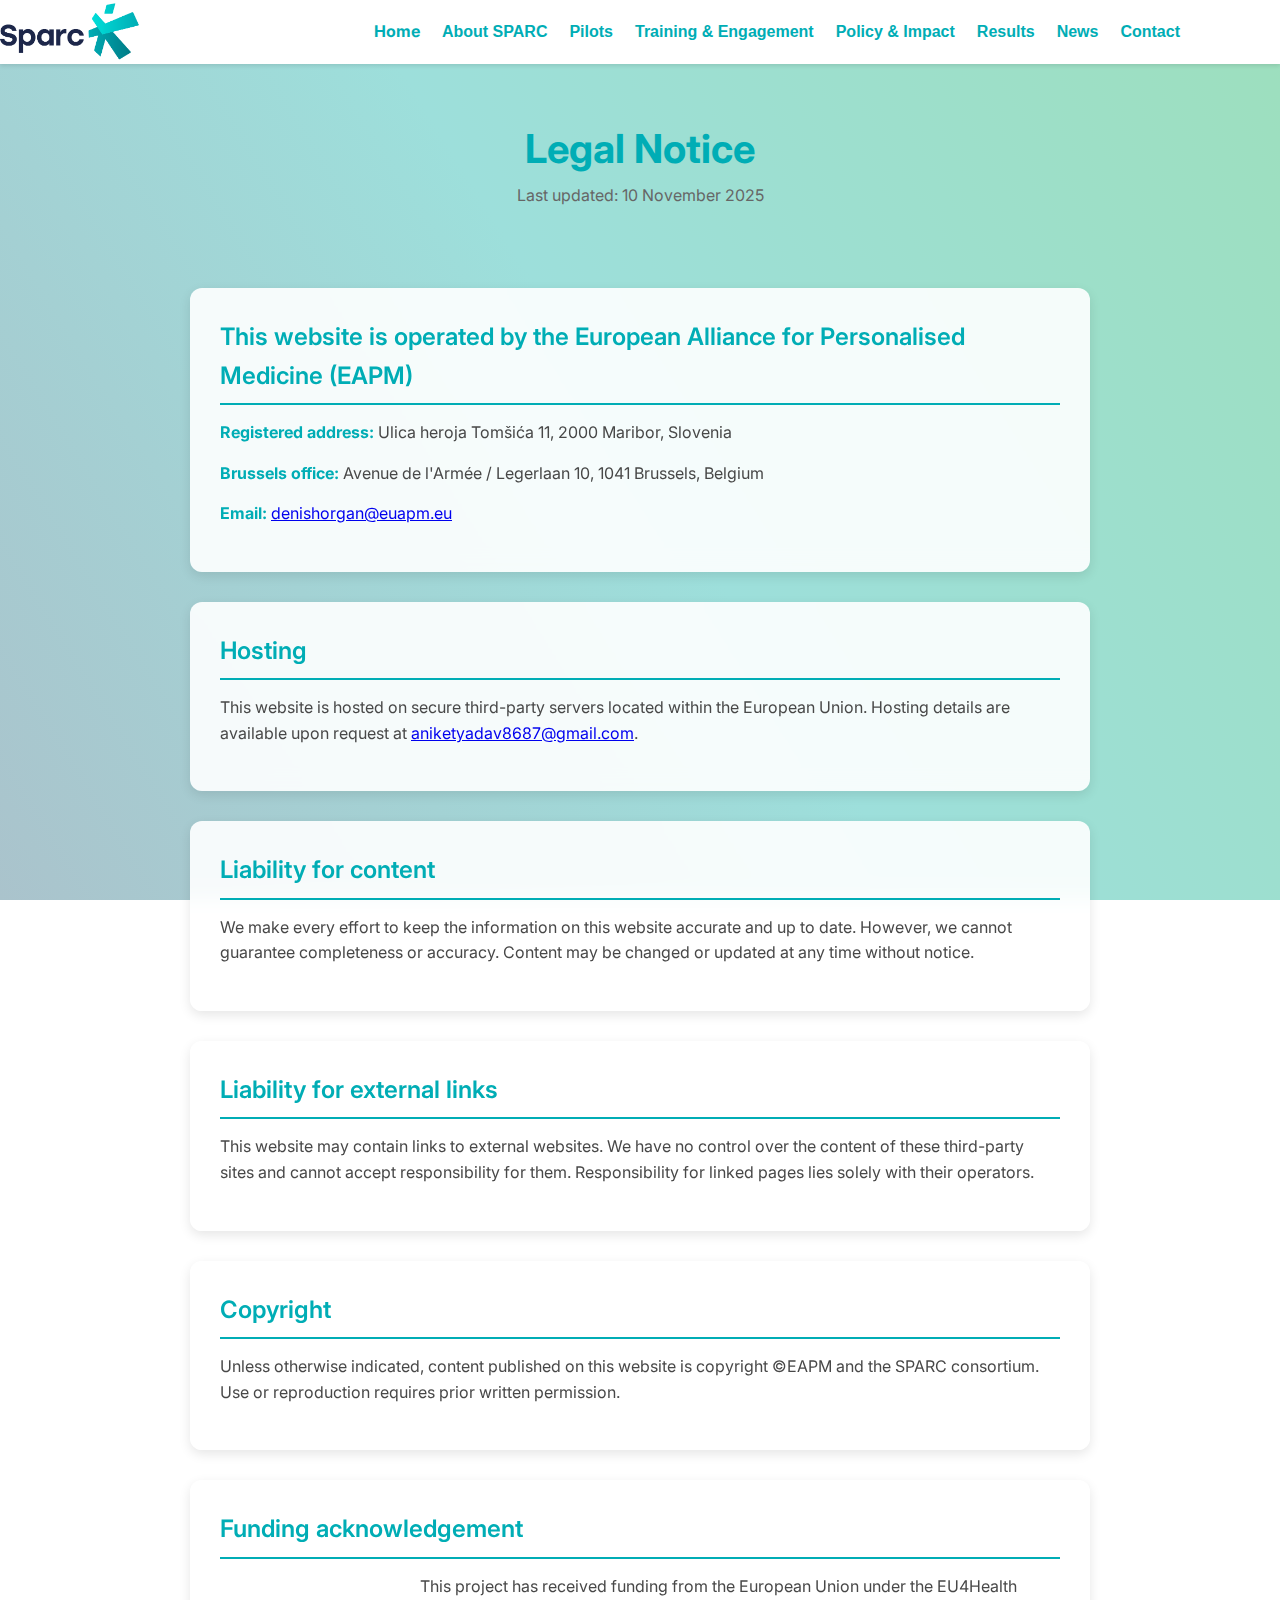
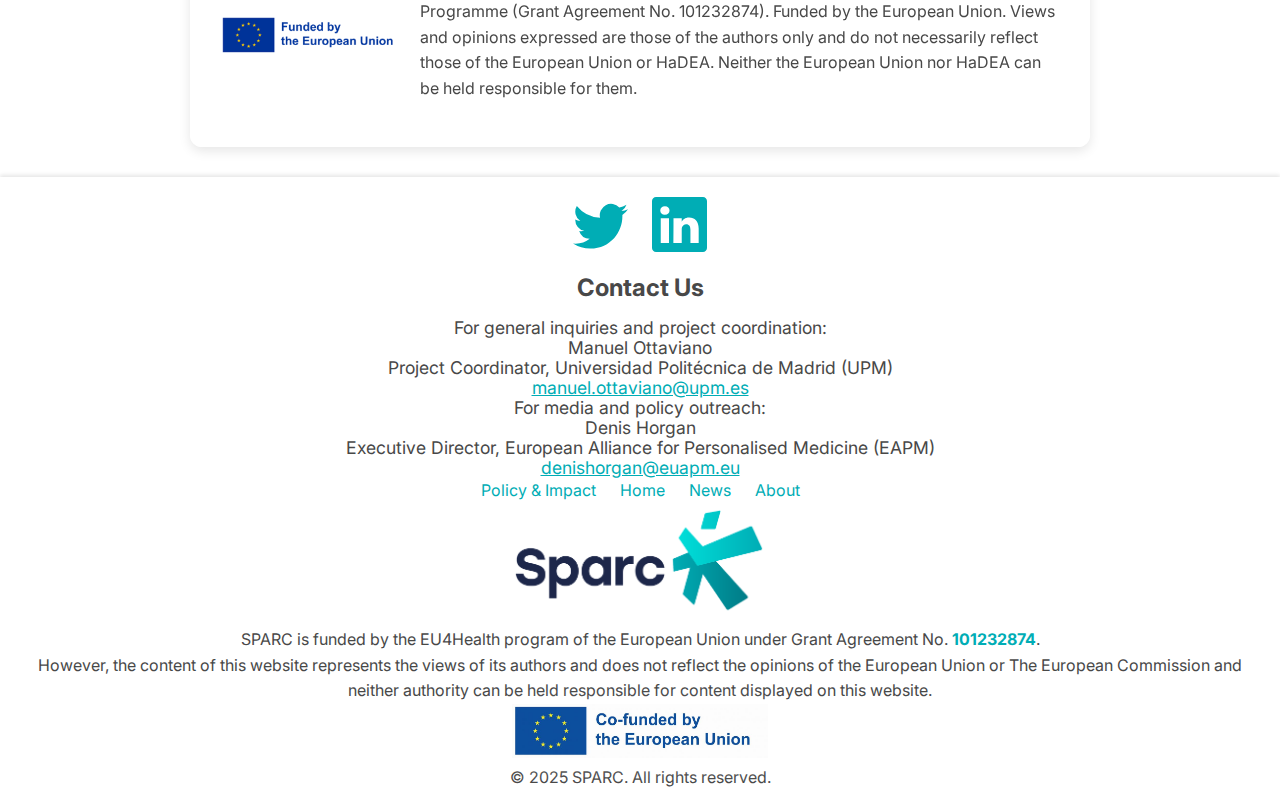
<file: legal.html>
<!DOCTYPE html>
<html lang="en">

<head>
    <meta charset="UTF-8">
    <meta name="viewport" content="width=device-width, initial-scale=1.0">
    <title>SPARC</title>
    <link rel="preconnect" href="https://fonts.googleapis.com">
    <link rel="preconnect" href="https://fonts.gstatic.com" crossorigin>
    <link
        href="https://fonts.googleapis.com/css2?family=Inter:ital,opsz,wght@0,14..32,100..900;1,14..32,100..900&display=swap"
        rel="stylesheet">

    <link rel="stylesheet" href="css/base.css?v=1.0">
    <link rel="icon" href="imgs/sparcSign-transparent.png" type="image/x-icon">
    <!-- Cloudflare Web Analytics --><script defer src='https://static.cloudflareinsights.com/beacon.min.js' data-cf-beacon='{"token": "9d5d4af059e24347942005f453c8cddc"}'></script><!-- End Cloudflare Web Analytics -->
</head>

<body>
    <div class="scroll-to-top">↑</div>

    <header style="color: #fff;">
        <div class="mobile-menu-icon" onclick="toggleMenu()">
            <div></div>
            <div></div>
            <div></div>
        </div>
        <img src="imgs/Sparc_logo_positive_color_tagline_RGB.png" alt="SPARC Logo">

        <nav>
            <ul>
                <li><a href="index.html" class="dropdown-button no-underline">Home</a></li>
                <li>
                    <div class="dropdown">
                        <button class="dropdown-button">About SPARC</button>
                        <div class="dropdown-content">
                            <a href="index.html#about">Overview</a>
                            <a href="index.html#objective">Objectives & Approach</a>
                            <a href="#">Project Structure & Work Packages</a>
                            <a href="index.html#consort">Consortium Partners</a>
                        </div>
                    </div>
                </li>
                <li>
                    <div class="dropdown">
                        <button class="dropdown-button">Pilots</button>
                        <div class="dropdown-content">
                            <a href="index.html#pilot">Cancer Pilots Overview</a>
                            <a href="index.html#pilot">Results & Insights</a>
                        </div>
                    </div>
                </li>
                <li>
                    <div class="dropdown">
                        <button class="dropdown-button">Training & Engagement</button>
                        <div class="dropdown-content">
                            <a href="index.html#training">Training for Health Professionals</a>
                            <a href="index.html#training">Training for Patients</a>
                            <a href="index.html#training">Engagement & Twinning</a>
                        </div>
                    </div>
                </li>
                <li>
                    <div class="dropdown">
                        <button class="dropdown-button">Policy & Impact</button>
                        <div class="dropdown-content">
                            <a href="index.html#impact">EU & National Alignment</a>
                            <a href="index.html#impact">Equity & Sustainability</a>
                            <a href="index.html#impact">Impact Dashboard</a>
                            <a href="index.html#impact">Synergies</a>
                        </div>
                    </div>
                </li>
                <li>
                    <div class="dropdown">
                        <button class="dropdown-button">Results</button>
                        <div class="dropdown-content">
                            <a href="index.html#result">Deliverables & Publications</a>
                            <a href="index.html#result">Data Architecture & Tools</a>
                            <a href="index.html#result">Pilot Results & Insights</a>
                        </div>
                    </div>
                </li>
                <li>
                    <div class="dropdown">
                        <button class="dropdown-button">News</button>
                        <div class="dropdown-content">
                            <a href="newsletter.html">Newsroom</a>
                            <a href="news.html">Events & Conferences</a>
                            <a href="#">Gallery</a>
                            <a href="press.html">Press Releases</a>
                        </div>
                    </div>
                </li>
                <li>
                    <div class="dropdown">
                        <button class="dropdown-button">Contact</button>
                        <div class="dropdown-content">
                            <a href="#contact">Contact Us</a>
                            <a href="#">Funding & Credits</a>
                        </div>
                    </div>
                </li>
            </ul>
        </nav>
    </header>

    <link href="css/legal.css?v=1.0" rel="stylesheet">

    <div class="sparc-legal-main-wrapper">
        <header class="sparc-legal-header-section">
            <h1 class="sparc-legal-title-element">Legal Notice</h1>
            <p class="sparc-legal-date-info">Last updated: 10 November 2025</p>
        </header>

        <section class="sparc-legal-content-section">
            <h2 class="sparc-legal-subheading">This website is operated by the European Alliance for Personalised
                Medicine (EAPM)</h2>
            <p class="sparc-legal-paragraph-text"><strong>Registered address:</strong> Ulica heroja Tomšića 11, 2000
                Maribor, Slovenia</p>
            <p class="sparc-legal-paragraph-text"><strong>Brussels office:</strong> Avenue de l'Armée / Legerlaan 10,
                1041 Brussels, Belgium</p>
            <p class="sparc-legal-paragraph-text"><strong>Email:</strong> <a
                    href="mailto:denishorgan@euapm.eu">denishorgan@euapm.eu</a></p>
        </section>

        <section class="sparc-legal-content-section">
            <h2 class="sparc-legal-subheading">Hosting</h2>
            <p class="sparc-legal-paragraph-text">This website is hosted on secure third-party servers located within
                the European Union. Hosting details are available upon request at <a
                    href="mailto:aniketyadav8687@gmail.com">aniketyadav8687@gmail.com</a>.</p>
        </section>

        <section class="sparc-legal-content-section">
            <h2 class="sparc-legal-subheading">Liability for content</h2>
            <p class="sparc-legal-paragraph-text">We make every effort to keep the information on this website accurate
                and up to date. However, we cannot guarantee completeness or accuracy. Content may be changed or updated
                at any time without notice.</p>
        </section>

        <section class="sparc-legal-content-section">
            <h2 class="sparc-legal-subheading">Liability for external links</h2>
            <p class="sparc-legal-paragraph-text">This website may contain links to external websites. We have no
                control over the content of these third-party sites and cannot accept responsibility for them.
                Responsibility for linked pages lies solely with their operators.</p>
        </section>

        <section class="sparc-legal-content-section">
            <h2 class="sparc-legal-subheading">Copyright</h2>
            <p class="sparc-legal-paragraph-text">Unless otherwise indicated, content published on this website is
                copyright ©EAPM and the SPARC consortium. Use or reproduction requires prior written permission.</p>
        </section>

        <section class="sparc-legal-content-section">
            <h2 class="sparc-legal-subheading">Funding acknowledgement</h2>
            <div> <img src="imgs/EU.png" alt="EU Flag" style="width:180px; margin-bottom: 20px;">
                <p class="sparc-legal-paragraph-text">This project has received funding from the European Union under
                    the EU4Health Programme (Grant Agreement No. 101232874). Funded by the European Union. Views and
                    opinions expressed are those of the authors only and do not necessarily reflect those of the
                    European Union or HaDEA. Neither the European Union nor HaDEA can be held responsible for them.</p>
            </div>
        </section>
    </div>

        <link rel="stylesheet" href="https://cdnjs.cloudflare.com/ajax/libs/font-awesome/4.7.0/css/font-awesome.min.css">
    <footer>
        <div class="social-media">

            <a href="https://x.com/sparc_eu_?s=21">
                <svg xmlns="http://www.w3.org/2000/svg" width="16" height="16" fill="currentColor" class="bi bi-twitter"
                    viewBox="0 0 16 16">
                    <path
                        d="M5.026 15c6.038 0 9.341-5.003 9.341-9.334q.002-.211-.006-.422A6.7 6.7 0 0 0 16 3.542a6.7 6.7 0 0 1-1.889.518 3.3 3.3 0 0 0 1.447-1.817 6.5 6.5 0 0 1-2.087.793A3.286 3.286 0 0 0 7.875 6.03a9.32 9.32 0 0 1-6.767-3.429 3.29 3.29 0 0 0 1.018 4.382A3.3 3.3 0 0 1 .64 6.575v.045a3.29 3.29 0 0 0 2.632 3.218 3.2 3.2 0 0 1-.865.115 3 3 0 0 1-.614-.057 3.28 3.28 0 0 0 3.067 2.277A6.6 6.6 0 0 1 .78 13.58a6 6 0 0 1-.78-.045A9.34 9.34 0 0 0 5.026 15" />
                </svg></a>
            <a href="https://www.linkedin.com/company/sparc-eu/">
                <svg xmlns="http://www.w3.org/2000/svg" width="16" height="16" fill="currentColor"
                    class="bi bi-linkedin" viewBox="0 0 16 16">
                    <path
                        d="M0 1.146C0 .513.526 0 1.175 0h13.65C15.474 0 16 .513 16 1.146v13.708c0 .633-.526 1.146-1.175 1.146H1.175C.526 16 0 15.487 0 14.854zm4.943 12.248V6.169H2.542v7.225zm-1.2-8.212c.837 0 1.358-.554 1.358-1.248-.015-.709-.52-1.248-1.342-1.248S2.4 3.226 2.4 3.934c0 .694.521 1.248 1.327 1.248zm4.908 8.212V9.359c0-.216.016-.432.08-.586.173-.431.568-.878 1.232-.878.869 0 1.216.662 1.216 1.634v3.865h2.401V9.25c0-2.22-1.184-3.252-2.764-3.252-1.274 0-1.845.7-2.165 1.193v.025h-.016l.016-.025V6.169h-2.4c.03.678 0 7.225 0 7.225z" />
                </svg></a>

        </div>
        <div class="footer-content">
            <div class="contact-div" id="contact">
                <h3>Contact Us</h3>
                <span>
                    <p>For general inquiries and project coordination:</p>
                    <p>Manuel Ottaviano</p>
                    <p>Project Coordinator, Universidad Politécnica de Madrid (UPM)</p>
                    <p><a href="malto:manuel.ottaviano@upm.es" class="mail-link">manuel.ottaviano@upm.es</a></p>
                    
                    <p>For media and policy outreach:</p>
                    <p>Denis Horgan</p>
                    <p>Executive Director, European Alliance for Personalised Medicine (EAPM)</p>
                    <p><a href="mailto:denishorgan@euapm.eu" class="mail-link">denishorgan@euapm.eu</a></p>
                </span>
            </div>

            <div class="footer-links">
                <a href="impactdashboard.html">Policy & Impact</a>
                <a href="index.html">Home</a>
                <a href="#">News</a>
                <a href="about.html">About</a>
            </div>
        </div>
        <img src="imgs/Sparc_logo_positive_color_tagline_RGB.png" alt="SPARC Logo">
        <p>SPARC is funded by the EU4Health program of the European Union under Grant Agreement No. <strong>101232874</strong>.<br>However, the content of this website represents the views of its authors and does not reflect the opinions of the European Union or The European Commission and neither authority can be held responsible for content displayed on this website.</p>
        <img src="imgs/Co-fundedEU_POS.jpg" >
        <p>&copy; 2025 SPARC. All rights reserved.</p>
    </footer>
<style>
        .fixed-cross {
            position: fixed;
        }
    </style>

    <script>
        function toggleMenu() {
            const menuIcon = document.querySelector('.mobile-menu-icon');
            const nav = document.querySelector('nav ul');

            menuIcon.classList.toggle('active');
            menuIcon.classList.toggle('fixed-cross');
            nav.classList.toggle('show');
           
        }

        // Close menu when clicking outside
        document.addEventListener('click', function (event) {
            const nav = document.querySelector('nav ul');
            const menuIcon = document.querySelector('.mobile-menu-icon');

            if (!nav.contains(event.target) && !menuIcon.contains(event.target) && nav.classList.contains('show')) {
                nav.classList.remove('show');
                menuIcon.classList.remove('active');
            }
        });
    </script>
    <script src="js/dynamics.js?v=1.0"></script>

</body>
</html>
</file>
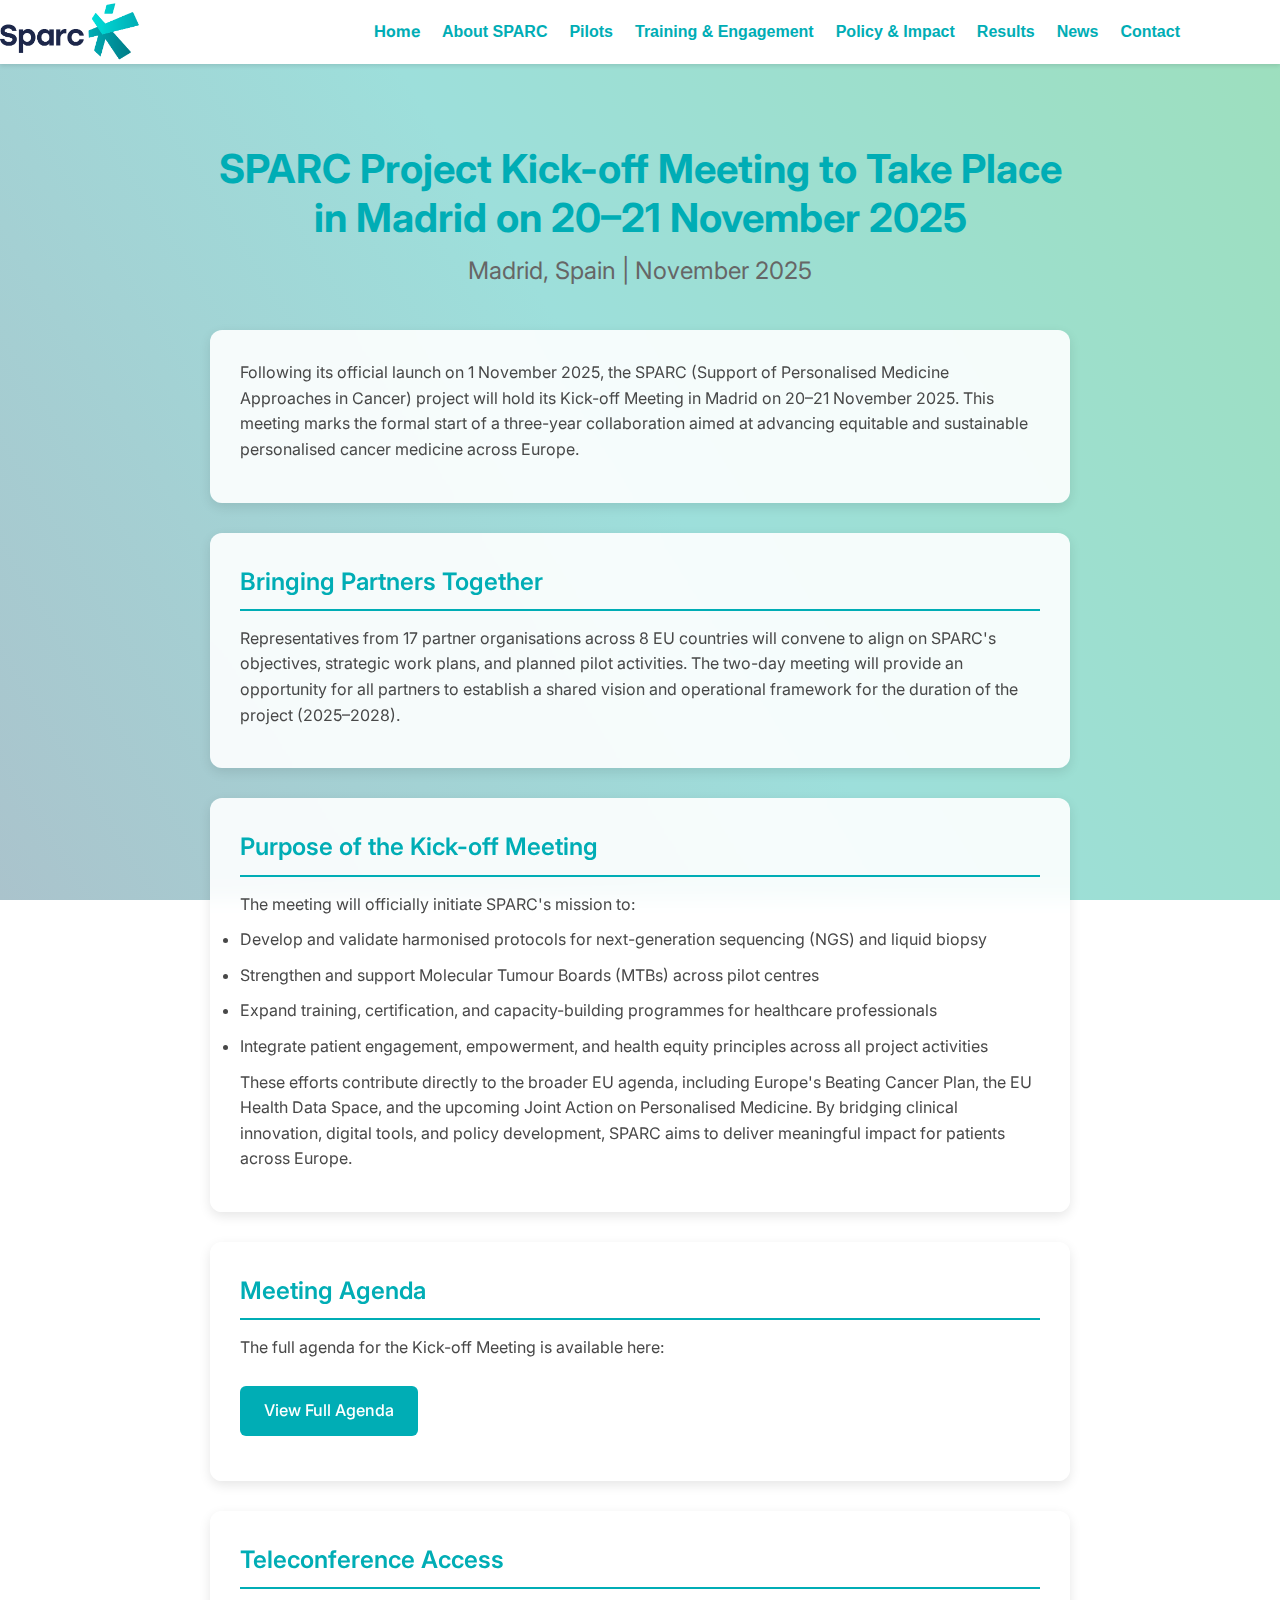
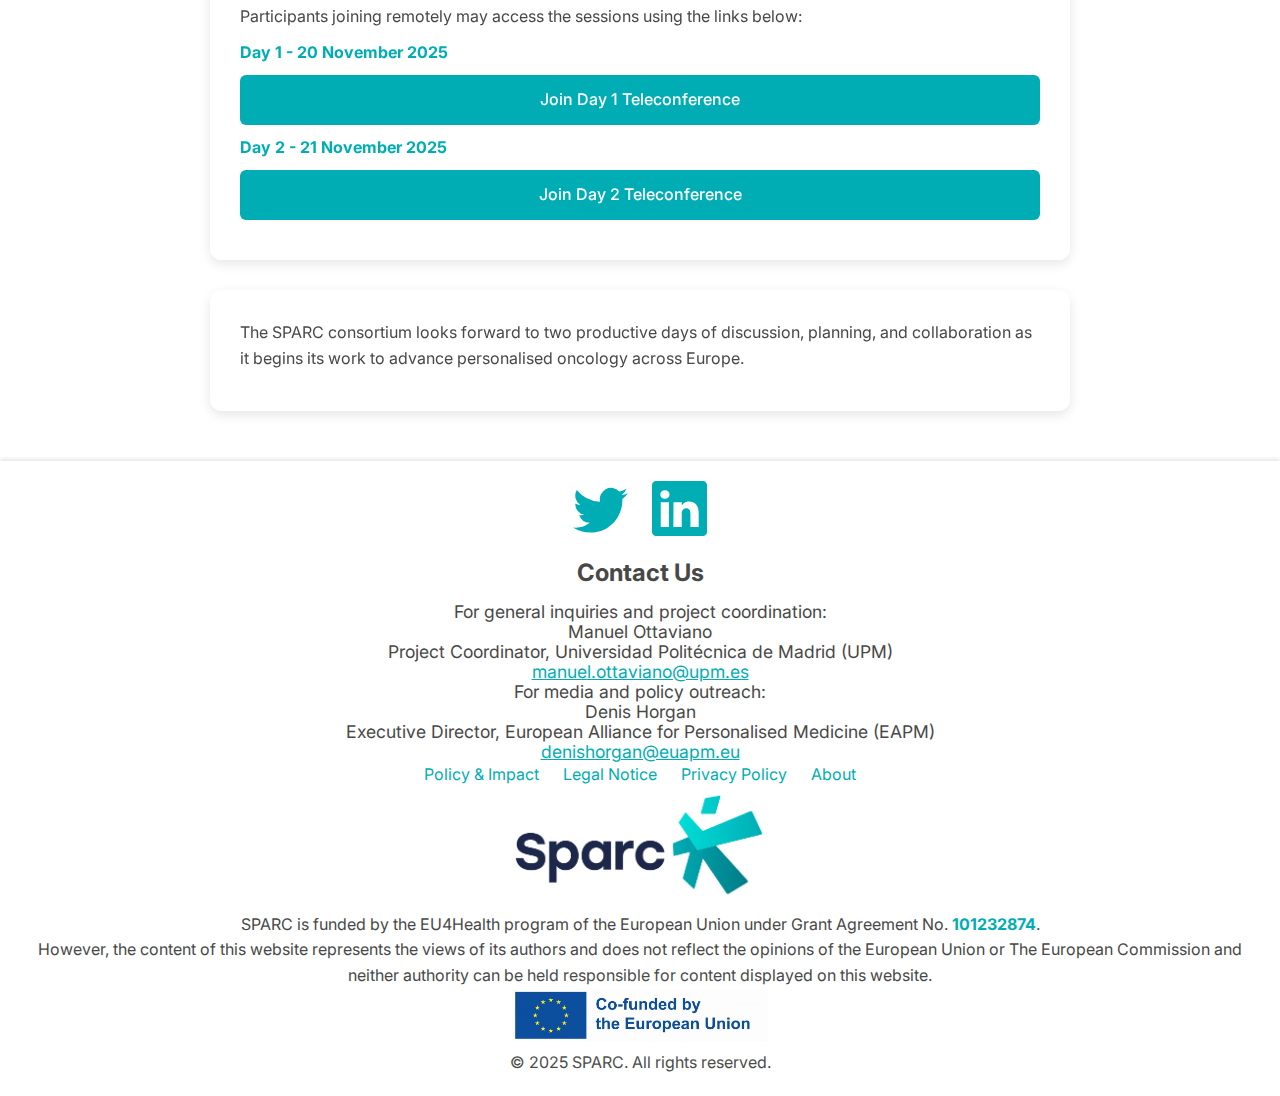
<file: news.html>
<!DOCTYPE html>
<html lang="en">

<head>
    <meta charset="UTF-8">
    <meta name="viewport" content="width=device-width, initial-scale=1.0">
    <title>SPARC</title>
    <link rel="preconnect" href="https://fonts.googleapis.com">
    <link rel="preconnect" href="https://fonts.gstatic.com" crossorigin>
    <link
        href="https://fonts.googleapis.com/css2?family=Inter:ital,opsz,wght@0,14..32,100..900;1,14..32,100..900&display=swap"
        rel="stylesheet">

    <link rel="stylesheet" href="css/base.css?v=1.1">
    <link rel="icon" href="imgs/sparcSign-transparent.png" type="image/x-icon">
</head>

<body>
    <div class="scroll-to-top">↑</div>

    <header>
        <div class="mobile-menu-icon" onclick="toggleMenu()">
            <div></div>
            <div></div>
            <div></div>
        </div>
        <img src="imgs/Sparc_logo_positive_color_tagline_RGB.png" alt="SPARC Logo">

        <nav>
            <ul>
                <li><a href="index.html" class="dropdown-button no-underline">Home</a></li>
                <li>
                    <div class="dropdown">
                        <button class="dropdown-button">About SPARC</button>
                        <div class="dropdown-content">
                            <a href="index.html#about">Overview</a>
                            <a href="index.html#objective">Objectives & Approach</a>
                            <a href="index.html#">Project Structure & Work Packages</a>
                            <a href="index.html#consort">Consortium Partners</a>
                        </div>
                    </div>
                </li>
                <li>
                    <div class="dropdown">
                        <button class="dropdown-button">Pilots</button>
                        <div class="dropdown-content">
                            <a href="index.html#pilot">Cancer Pilots Overview</a>
                            <a href="index.html#pilot">Results & Insights</a>
                        </div>
                    </div>
                </li>
                <li>
                    <div class="dropdown">
                        <button class="dropdown-button">Training & Engagement</button>
                        <div class="dropdown-content">
                            <a href="index.html#training">Training for Health Professionals</a>
                            <a href="index.html#training">Training for Patients</a>
                            <a href="index.html#training">Engagement & Twinning</a>
                        </div>
                    </div>
                </li>
                <li>
                    <div class="dropdown">
                        <button class="dropdown-button">Policy & Impact</button>
                        <div class="dropdown-content">
                            <a href="index.html#impact">EU & National Alignment</a>
                            <a href="index.html#impact">Equity & Sustainability</a>
                            <a href="index.html#impact">Impact Dashboard</a>
                            <a href="index.html#impact">Synergies</a>
                        </div>
                    </div>
                </li>
                <li>
                    <div class="dropdown">
                        <button class="dropdown-button">Results</button>
                        <div class="dropdown-content">
                            <a href="index.html#result">Deliverables & Publications</a>
                            <a href="index.html#result">Data Architecture & Tools</a>
                            <a href="index.html#result">Pilot Results & Insights</a>
                        </div>
                    </div>
                </li>
                <li>
                    <div class="dropdown">
                        <button class="dropdown-button">News</button>
                        <div class="dropdown-content">
                            <a href="#">Newsroom</a>
                            <a href="#">Events & Conferences</a>
                            <a href="#">Gallery</a>
                            <a href="press.html">Press Releases</a>
                        </div>
                    </div>
                </li>
                <li>
                    <div class="dropdown">
                        <button class="dropdown-button">Contact</button>
                        <div class="dropdown-content">
                            <a href="#">Contact Us</a>
                            <a href="#">Funding & Credits</a>
                        </div>
                    </div>
                </li>
            </ul>
        </nav>
    </header>
    <link rel="stylesheet" href="css/news.css?v=1.1">


    <div class="sparc-kickoff-main-wrapper">
        <header class="sparc-kickoff-header-section">
            <h1 class="sparc-kickoff-title-element">SPARC Project Kick-off Meeting to Take Place in Madrid on 20–21 November 2025</h1>
            <p class="sparc-kickoff-location-date">Madrid, Spain | November 2025</p>
        </header>

        <section class="sparc-kickoff-content-section">
            <p class="sparc-kickoff-paragraph-text">Following its official launch on 1 November 2025, the SPARC (Support of Personalised Medicine Approaches in Cancer) project will hold its Kick-off Meeting in Madrid on 20–21 November 2025. This meeting marks the formal start of a three-year collaboration aimed at advancing equitable and sustainable personalised cancer medicine across Europe.</p>
        </section>

        <section class="sparc-kickoff-content-section">
            <h2 class="sparc-kickoff-subheading">Bringing Partners Together</h2>
            <p class="sparc-kickoff-paragraph-text">Representatives from 17 partner organisations across 8 EU countries will convene to align on SPARC's objectives, strategic work plans, and planned pilot activities. The two-day meeting will provide an opportunity for all partners to establish a shared vision and operational framework for the duration of the project (2025–2028).</p>
        </section>

        <section class="sparc-kickoff-content-section">
            <h2 class="sparc-kickoff-subheading">Purpose of the Kick-off Meeting</h2>
            <p class="sparc-kickoff-paragraph-text">The meeting will officially initiate SPARC's mission to:</p>
            <ul class="sparc-kickoff-list-container">
                <li class="sparc-kickoff-list-item">Develop and validate harmonised protocols for next-generation sequencing (NGS) and liquid biopsy</li>
                <li class="sparc-kickoff-list-item">Strengthen and support Molecular Tumour Boards (MTBs) across pilot centres</li>
                <li class="sparc-kickoff-list-item">Expand training, certification, and capacity-building programmes for healthcare professionals</li>
                <li class="sparc-kickoff-list-item">Integrate patient engagement, empowerment, and health equity principles across all project activities</li>
            </ul>
            <p class="sparc-kickoff-paragraph-text">These efforts contribute directly to the broader EU agenda, including Europe's Beating Cancer Plan, the EU Health Data Space, and the upcoming Joint Action on Personalised Medicine. By bridging clinical innovation, digital tools, and policy development, SPARC aims to deliver meaningful impact for patients across Europe.</p>
        </section>

        <section class="sparc-kickoff-content-section">
            <h2 class="sparc-kickoff-subheading">Meeting Agenda</h2>
            <p class="sparc-kickoff-paragraph-text">The full agenda for the Kick-off Meeting is available here:</p>
            <a href="docs/SPARC_Kickoff_Meeting_20-21_Nov_2025.pdf" target="_blank" class="sparc-kickoff-link-button">View Full Agenda</a>
        </section>

        <section class="sparc-kickoff-teleconference-section">
            <h2 class="sparc-kickoff-subheading">Teleconference Access</h2>
            <p class="sparc-kickoff-paragraph-text">Participants joining remotely may access the sessions using the links below:</p>
            <p class="sparc-kickoff-paragraph-text"><strong>Day 1 - 20 November 2025</strong></p>
            <a href="https://upm.zoom.us/j/86418270456?pwd=N4wkob4iUqbAeF1o3WQUsVhnGUmzRa.1&jst=2" class="sparc-kickoff-tele-link" target="_blank">Join Day 1 Teleconference</a>
            <p class="sparc-kickoff-paragraph-text"><strong>Day 2 - 21 November 2025</strong></p>
            <a href="https://upm.zoom.us/j/86418270456?pwd=N4wkob4iUqbAeF1o3WQUsVhnGUmzRa.1&jst=2" class="sparc-kickoff-tele-link" target="_blank">Join Day 2 Teleconference</a>
        </section>

        <section class="sparc-kickoff-content-section">
            <p class="sparc-kickoff-paragraph-text">The SPARC consortium looks forward to two productive days of discussion, planning, and collaboration as it begins its work to advance personalised oncology across Europe.</p>
        </section>
    </div>


    <script>
        document.querySelectorAll('.sparc-tab-button').forEach(button => {
            button.addEventListener('click', () => {
                const tabId = button.getAttribute('data-tab');

                document.querySelectorAll('.sparc-tab-button').forEach(btn => {
                    btn.classList.remove('active');
                });
                button.classList.add('active');

                document.querySelectorAll('.sparc-tab-content').forEach(content => {
                    content.classList.remove('active');
                });
                document.getElementById(tabId).classList.add('active');
            });
        });
    </script>


    <link rel="stylesheet" href="https://cdnjs.cloudflare.com/ajax/libs/font-awesome/4.7.0/css/font-awesome.min.css">
    <footer>
        <div class="social-media">

            <a href="https://x.com/sparc_eu_?s=21">
                <svg xmlns="http://www.w3.org/2000/svg" width="16" height="16" fill="currentColor" class="bi bi-twitter"
                    viewBox="0 0 16 16">
                    <path
                        d="M5.026 15c6.038 0 9.341-5.003 9.341-9.334q.002-.211-.006-.422A6.7 6.7 0 0 0 16 3.542a6.7 6.7 0 0 1-1.889.518 3.3 3.3 0 0 0 1.447-1.817 6.5 6.5 0 0 1-2.087.793A3.286 3.286 0 0 0 7.875 6.03a9.32 9.32 0 0 1-6.767-3.429 3.29 3.29 0 0 0 1.018 4.382A3.3 3.3 0 0 1 .64 6.575v.045a3.29 3.29 0 0 0 2.632 3.218 3.2 3.2 0 0 1-.865.115 3 3 0 0 1-.614-.057 3.28 3.28 0 0 0 3.067 2.277A6.6 6.6 0 0 1 .78 13.58a6 6 0 0 1-.78-.045A9.34 9.34 0 0 0 5.026 15" />
                </svg></a>
            <a href="https://www.linkedin.com/company/sparc-eu/">
                <svg xmlns="http://www.w3.org/2000/svg" width="16" height="16" fill="currentColor"
                    class="bi bi-linkedin" viewBox="0 0 16 16">
                    <path
                        d="M0 1.146C0 .513.526 0 1.175 0h13.65C15.474 0 16 .513 16 1.146v13.708c0 .633-.526 1.146-1.175 1.146H1.175C.526 16 0 15.487 0 14.854zm4.943 12.248V6.169H2.542v7.225zm-1.2-8.212c.837 0 1.358-.554 1.358-1.248-.015-.709-.52-1.248-1.342-1.248S2.4 3.226 2.4 3.934c0 .694.521 1.248 1.327 1.248zm4.908 8.212V9.359c0-.216.016-.432.08-.586.173-.431.568-.878 1.232-.878.869 0 1.216.662 1.216 1.634v3.865h2.401V9.25c0-2.22-1.184-3.252-2.764-3.252-1.274 0-1.845.7-2.165 1.193v.025h-.016l.016-.025V6.169h-2.4c.03.678 0 7.225 0 7.225z" />
                </svg></a>

        </div>
        <div class="footer-content">
            <div class="contact-div">
                <h3>Contact Us</h3>
                <span>
                    <p>For general inquiries and project coordination:</p>
                    <p>Manuel Ottaviano</p>
                    <p>Project Coordinator, Universidad Politécnica de Madrid (UPM)</p>
                    <p><a href="malto:manuel.ottaviano@upm.es" class="mail-link">manuel.ottaviano@upm.es</a></p>
                  
                    <p>For media and policy outreach:</p>
                    <p>Denis Horgan</p>
                    <p>Executive Director, European Alliance for Personalised Medicine (EAPM)</p>
                    <p><a href="mailto:denishorgan@euapm.eu" class="mail-link">denishorgan@euapm.eu</a></p>
                </span>
            </div>

            <div class="footer-links">
                <a href="impactdashboard.html">Policy & Impact</a>
                <a href="legal.html">Legal Notice</a>
                <a href="privacy.html">Privacy Policy</a>
                <a href="about.html">About</a>
            </div>
        </div>
        <img src="imgs/Sparc_logo_positive_color_tagline_RGB.png" alt="SPARC Logo">
        <p>SPARC is funded by the EU4Health program of the European Union under Grant Agreement No. <strong>101232874</strong>.<br>However, the content of this website represents the views of its authors and does not reflect the opinions of the European Union or The European Commission and neither authority can be held responsible for content displayed on this website.</p>
        <img src="imgs/Co-fundedEU_POS.jpg" >
        <p>&copy; 2025 SPARC. All rights reserved.</p>
    </footer>
<style>
        .fixed-cross {
            position: fixed;
        }
    </style>

    <script>
        function toggleMenu() {
            const menuIcon = document.querySelector('.mobile-menu-icon');
            const nav = document.querySelector('nav ul');

            menuIcon.classList.toggle('active');
            menuIcon.classList.toggle('fixed-cross');
            nav.classList.toggle('show');
           
        }

        // Close menu when clicking outside
        document.addEventListener('click', function (event) {
            const nav = document.querySelector('nav ul');
            const menuIcon = document.querySelector('.mobile-menu-icon');

            if (!nav.contains(event.target) && !menuIcon.contains(event.target) && nav.classList.contains('show')) {
                nav.classList.remove('show');
                menuIcon.classList.remove('active');
            }
        });
    </script>
    <script src="js/dynamics.js"></script>
</body>

</html>
</file>
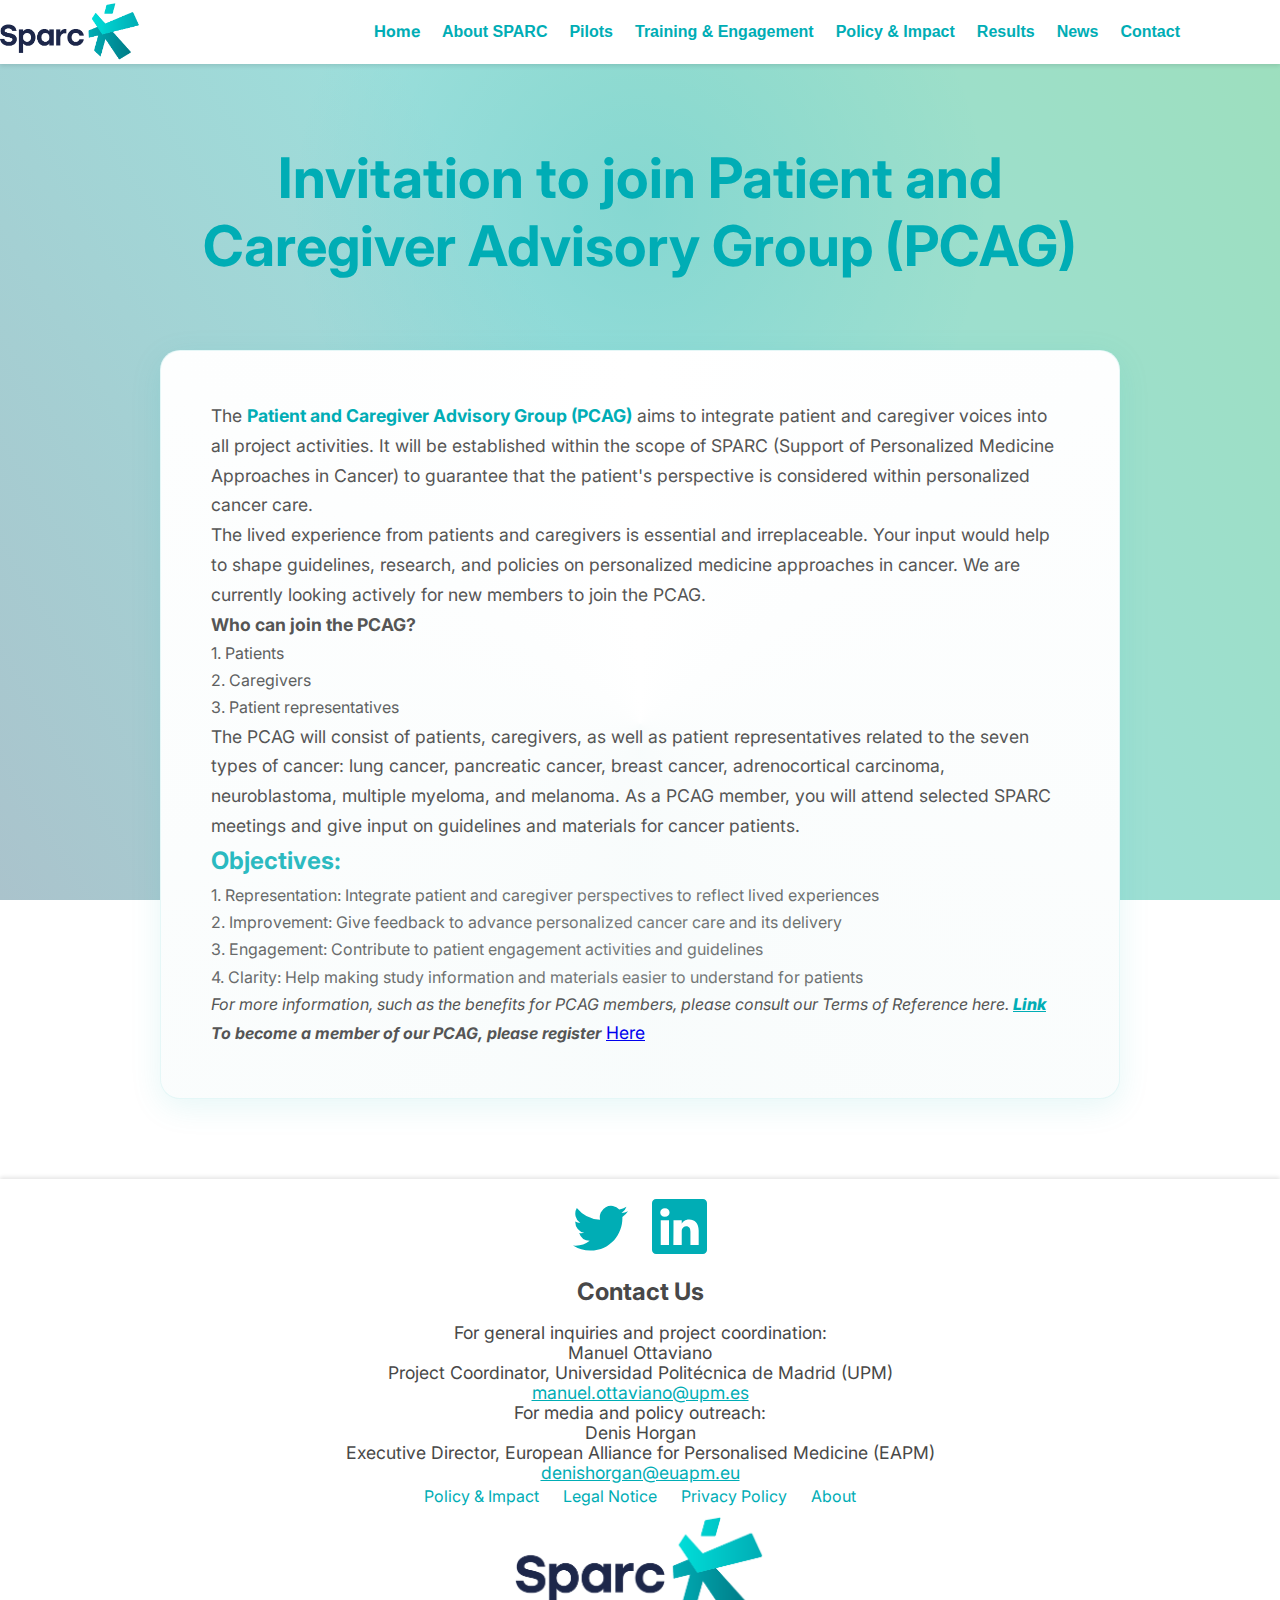
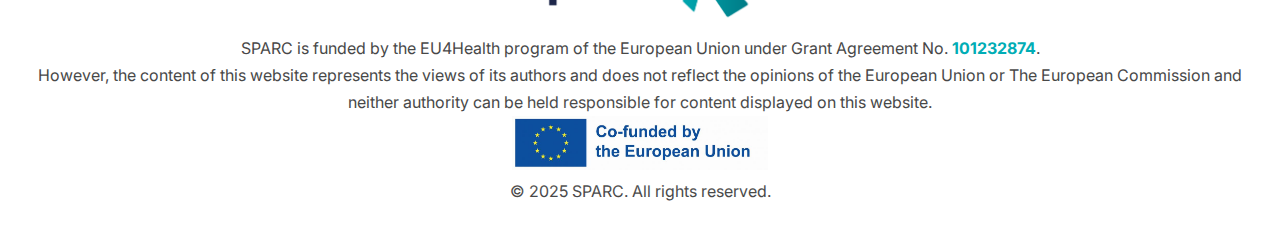
<file: news_register.html>
<!DOCTYPE html>
<html lang="en">

<head>
    <meta charset="UTF-8">
    <meta name="viewport" content="width=device-width, initial-scale=1.0">
    <title>SPARC</title>
    <link rel="preconnect" href="https://fonts.googleapis.com">
    <link rel="preconnect" href="https://fonts.gstatic.com" crossorigin>
    <link
        href="https://fonts.googleapis.com/css2?family=Inter:ital,opsz,wght@0,14..32,100..900;1,14..32,100..900&display=swap"
        rel="stylesheet">

    <link rel="stylesheet" href="css/base.css?v=1.1">
    <link rel="icon" href="imgs/sparcSign-transparent.png" type="image/x-icon">
    <!-- Cloudflare Web Analytics -->
    <script defer src='https://static.cloudflareinsights.com/beacon.min.js'
        data-cf-beacon='{"token": "9d5d4af059e24347942005f453c8cddc"}'></script><!-- End Cloudflare Web Analytics -->
</head>

<body>
    <div class="scroll-to-top">↑</div>

    <header>
        <div class="mobile-menu-icon" onclick="toggleMenu()">
            <div></div>
            <div></div>
            <div></div>
        </div>
        <img src="imgs/Sparc_logo_positive_color_tagline_RGB.png" alt="SPARC Logo">

        <nav>
            <ul>
                <li><a href="index.html" class="dropdown-button no-underline">Home</a></li>
                <li>
                    <div class="dropdown">
                        <button class="dropdown-button">About SPARC</button>
                        <div class="dropdown-content">
                            <a href="index.html#about">Overview</a>
                            <a href="index.html#objective">Objectives & Approach</a>
                            <a href="index.html#">Project Structure & Work Packages</a>
                            <a href="index.html#consort">Consortium Partners</a>
                        </div>
                    </div>
                </li>
                <li>
                    <div class="dropdown">
                        <button class="dropdown-button">Pilots</button>
                        <div class="dropdown-content">
                            <a href="index.html#pilot">Cancer Pilots Overview</a>
                            <a href="index.html#pilot">Results & Insights</a>
                        </div>
                    </div>
                </li>
                <li>
                    <div class="dropdown">
                        <button class="dropdown-button">Training & Engagement</button>
                        <div class="dropdown-content">
                            <a href="index.html#training">Training for Health Professionals</a>
                            <a href="index.html#training">Training for Patients</a>
                            <a href="index.html#training">Engagement & Twinning</a>
                        </div>
                    </div>
                </li>
                <li>
                    <div class="dropdown">
                        <button class="dropdown-button">Policy & Impact</button>
                        <div class="dropdown-content">
                            <a href="index.html#impact">EU & National Alignment</a>
                            <a href="index.html#impact">Equity & Sustainability</a>
                            <a href="index.html#impact">Impact Dashboard</a>
                            <a href="index.html#impact">Synergies</a>
                        </div>
                    </div>
                </li>
                <li>
                    <div class="dropdown">
                        <button class="dropdown-button">Results</button>
                        <div class="dropdown-content">
                            <a href="index.html#result">Deliverables & Publications</a>
                            <a href="index.html#result">Data Architecture & Tools</a>
                            <a href="index.html#result">Pilot Results & Insights</a>
                        </div>
                    </div>
                </li>
                <li>
                    <div class="dropdown">
                        <button class="dropdown-button">News</button>
                        <div class="dropdown-content">
                            <a href="newsletter.html">Newsroom</a>
                            <a href="news.html">Events & Conferences</a>
                            <a href="#">Gallery</a>
                            <a href="press.html">Press Releases</a>
                        </div>
                    </div>
                </li>
                <li>
                    <div class="dropdown">
                        <button class="dropdown-button">Contact</button>
                        <div class="dropdown-content">
                            <a href="#contact">Contact Us</a>
                            <a href="#">Funding & Credits</a>
                        </div>
                    </div>
                </li>
            </ul>
        </nav>
    </header>

    <link rel="stylesheet" href="css/about.css?v=1.0">
    <div class="sparc-about-main-container">
        <header class="sparc-about-header-section" style="background: none; box-shadow: none;">
            <h1>Invitation to join Patient and Caregiver Advisory Group (PCAG)</h1>
        </header>

        <section class="sparc-about-intro-section">
            <p>The <b style="color: var(--primary-color);">Patient and Caregiver Advisory Group (PCAG)</b> aims to
                integrate patient and caregiver voices into all
                project activities. It will be established within the scope of SPARC (Support of Personalized Medicine
                Approaches in Cancer) to guarantee that the patient's perspective is considered within personalized
                cancer care. </p>
            <p>The lived experience from patients and caregivers is essential and irreplaceable. Your input would help
                to shape guidelines, research, and policies on personalized medicine approaches in cancer. We are
                currently looking actively for new members to join the PCAG.</p>

            <p><b>Who can join the PCAG?</b></p>
            <ul class="sparc-about-list">
                <li>1. Patients</li>
                <li>2. Caregivers</li>
                <li>3. Patient representatives</li>
            </ul>

            <p>The PCAG will consist of patients, caregivers, as well as patient representatives related to the seven
                types of cancer: lung cancer, pancreatic cancer, breast cancer, adrenocortical carcinoma, neuroblastoma,
                multiple myeloma, and melanoma. As a PCAG member, you will attend selected SPARC meetings and give input
                on guidelines and materials for cancer patients.</p>

            <h2 style="color: var(--primary-color);">Objectives:</h2>
            <ul class="sparc-about-list">
                <li>1. Representation: Integrate patient and caregiver perspectives to reflect lived experiences</li>
                <li>2. Improvement: Give feedback to advance personalized cancer care and its delivery</li>
                <li>3. Engagement: Contribute to patient engagement activities and guidelines</li>
                <li>4. Clarity: Help making study information and materials easier to understand for patients</li>
            </ul>

            <p style="color: var(--text-dark); font-size: 1rem; font-style: italic;">For more information, such as the
                benefits for PCAG members, please consult our Terms of Reference here. 
                <a href="docs/SPARCPCAGTermsofReference.pdf" target="_blank" 
                style="color: var(--primary-color); text-decoration: underline; font-weight: 800;">Link</a>
            </p>

            <p><b style="font-size: 1rem; font-style: italic;">To become a member of our PCAG,
                    please register</b> <a
                    href="https://forms.office.com/Pages/ResponsePage.aspx?id=GSkxKAQNFUGoajzAH-Mf75rYQbX5jqxBk4Mx54rXuL9URTVONEJRTE9WQzg1VEhDU0ZRUEVZRzhBNCQlQCN0PWcu"
                    target="_blank" class="sparc-about-join-button">Here</a></p>

        </section>
    </div>

    <link rel="stylesheet" href="https://cdnjs.cloudflare.com/ajax/libs/font-awesome/4.7.0/css/font-awesome.min.css">
    <footer>
        <div class="social-media">

            <a href="https://x.com/sparc_eu_?s=21">
                <svg xmlns="http://www.w3.org/2000/svg" width="16" height="16" fill="currentColor" class="bi bi-twitter"
                    viewBox="0 0 16 16">
                    <path
                        d="M5.026 15c6.038 0 9.341-5.003 9.341-9.334q.002-.211-.006-.422A6.7 6.7 0 0 0 16 3.542a6.7 6.7 0 0 1-1.889.518 3.3 3.3 0 0 0 1.447-1.817 6.5 6.5 0 0 1-2.087.793A3.286 3.286 0 0 0 7.875 6.03a9.32 9.32 0 0 1-6.767-3.429 3.29 3.29 0 0 0 1.018 4.382A3.3 3.3 0 0 1 .64 6.575v.045a3.29 3.29 0 0 0 2.632 3.218 3.2 3.2 0 0 1-.865.115 3 3 0 0 1-.614-.057 3.28 3.28 0 0 0 3.067 2.277A6.6 6.6 0 0 1 .78 13.58a6 6 0 0 1-.78-.045A9.34 9.34 0 0 0 5.026 15" />
                </svg></a>
            <a href="https://www.linkedin.com/company/sparc-eu/">
                <svg xmlns="http://www.w3.org/2000/svg" width="16" height="16" fill="currentColor"
                    class="bi bi-linkedin" viewBox="0 0 16 16">
                    <path
                        d="M0 1.146C0 .513.526 0 1.175 0h13.65C15.474 0 16 .513 16 1.146v13.708c0 .633-.526 1.146-1.175 1.146H1.175C.526 16 0 15.487 0 14.854zm4.943 12.248V6.169H2.542v7.225zm-1.2-8.212c.837 0 1.358-.554 1.358-1.248-.015-.709-.52-1.248-1.342-1.248S2.4 3.226 2.4 3.934c0 .694.521 1.248 1.327 1.248zm4.908 8.212V9.359c0-.216.016-.432.08-.586.173-.431.568-.878 1.232-.878.869 0 1.216.662 1.216 1.634v3.865h2.401V9.25c0-2.22-1.184-3.252-2.764-3.252-1.274 0-1.845.7-2.165 1.193v.025h-.016l.016-.025V6.169h-2.4c.03.678 0 7.225 0 7.225z" />
                </svg></a>

        </div>
        <div class="footer-content">
            <div class="contact-div" id="contact">
                <h3>Contact Us</h3>
                <span>
                    <p>For general inquiries and project coordination:</p>
                    <p>Manuel Ottaviano</p>
                    <p>Project Coordinator, Universidad Politécnica de Madrid (UPM)</p>
                    <p><a href="malto:manuel.ottaviano@upm.es" class="mail-link">manuel.ottaviano@upm.es</a></p>

                    <p>For media and policy outreach:</p>
                    <p>Denis Horgan</p>
                    <p>Executive Director, European Alliance for Personalised Medicine (EAPM)</p>
                    <p><a href="mailto:denishorgan@euapm.eu" class="mail-link">denishorgan@euapm.eu</a></p>
                </span>
            </div>

            <div class="footer-links">
                <a href="impactdashboard.html">Policy & Impact</a>
                <a href="legal.html">Legal Notice</a>
                <a href="privacy.html">Privacy Policy</a>
                <a href="about.html">About</a>
            </div>
        </div>
        <img src="imgs/Sparc_logo_positive_color_tagline_RGB.png" alt="SPARC Logo">
        <p>SPARC is funded by the EU4Health program of the European Union under Grant Agreement No.
            <strong>101232874</strong>.<br>However, the content of this website represents the views of its authors and
            does not reflect the opinions of the European Union or The European Commission and neither authority can be
            held responsible for content displayed on this website.
        </p>
        <img src="imgs/Co-fundedEU_POS.jpg">
        <p>&copy; 2025 SPARC. All rights reserved.</p>
    </footer>

    <style>
        .fixed-cross {
            position: fixed;
        }
    </style>

    <script>
        function toggleMenu() {
            const menuIcon = document.querySelector('.mobile-menu-icon');
            const nav = document.querySelector('nav ul');

            menuIcon.classList.toggle('active');
            menuIcon.classList.toggle('fixed-cross');
            nav.classList.toggle('show');

        }
        // Close menu when clicking outside
        document.addEventListener('click', function (event) {
            const nav = document.querySelector('nav ul');
            const menuIcon = document.querySelector('.mobile-menu-icon');

            if (!nav.contains(event.target) && !menuIcon.contains(event.target) && nav.classList.contains('show')) {
                nav.classList.remove('show');
                menuIcon.classList.remove('active');
            }
        });
    </script>
    <script src="js/dynamics.js?v=1.1"></script>
</body>

</html>
</file>
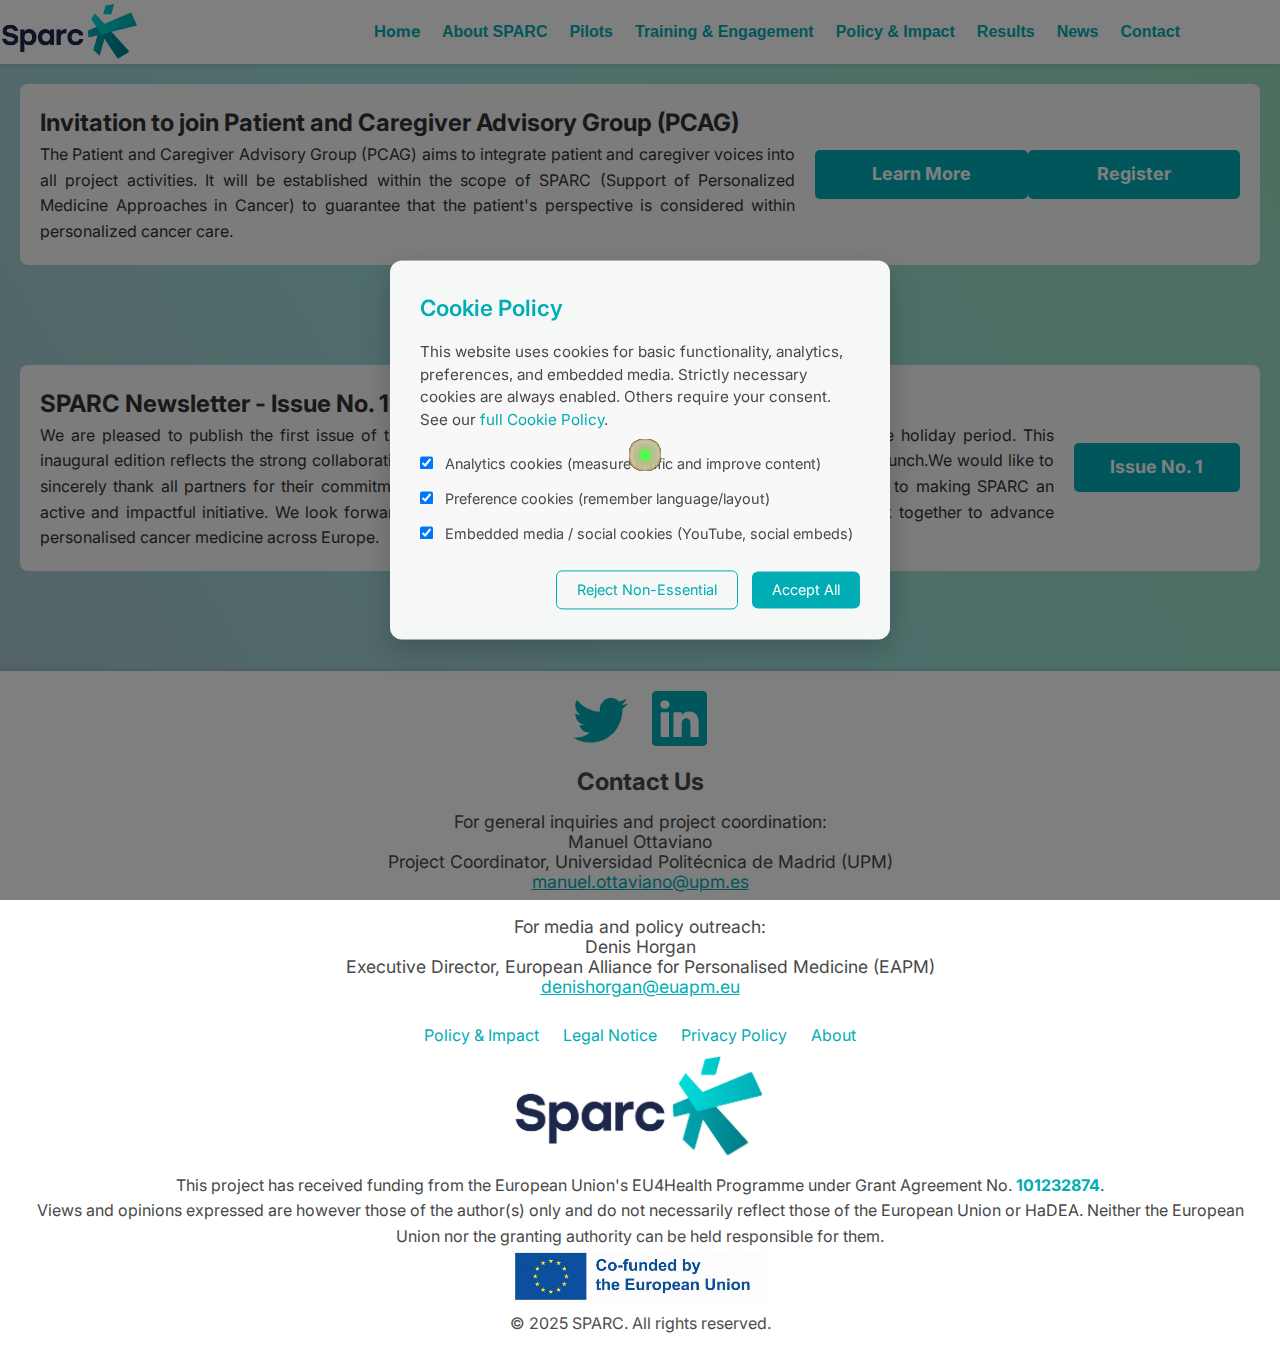
<file: newsletter.html>
<!DOCTYPE html>
<html lang="en">

<head>
    <meta charset="UTF-8">
    <meta name="viewport" content="width=device-width, initial-scale=1.0">
    <title>SPARC</title>
    <link rel="preconnect" href="https://fonts.googleapis.com">
    <link rel="preconnect" href="https://fonts.gstatic.com" crossorigin>
    <link
        href="https://fonts.googleapis.com/css2?family=Inter:ital,opsz,wght@0,14..32,100..900;1,14..32,100..900&display=swap"
        rel="stylesheet">

    <link rel="stylesheet" href="css/base.css?v=1.1">
    <link rel="icon" href="imgs/sparcSign-transparent.png" type="image/x-icon">
    <!-- Cloudflare Web Analytics -->
    <script defer src='https://static.cloudflareinsights.com/beacon.min.js'
        data-cf-beacon='{"token": "9d5d4af059e24347942005f453c8cddc"}'></script><!-- End Cloudflare Web Analytics -->
</head>

<body>
    <div class="scroll-to-top">↑</div>

    <header style="color: #fff;">
        <div class="mobile-menu-icon" onclick="toggleMenu()">
            <div></div>
            <div></div>
            <div></div>
        </div>
        <img src="imgs/Sparc_logo_positive_color_tagline_RGB.png" alt="SPARC Logo">

        <nav>
            <ul>
                <li><a href="index.html" class="dropdown-button no-underline">Home</a></li>
                <li>
                    <div class="dropdown">
                        <button class="dropdown-button">About SPARC</button>
                        <div class="dropdown-content">
                            <a href="#about">Overview</a>
                            <a href="#objective">Objectives & Approach</a>
                            <a href="#">Project Structure & Work Packages</a>
                            <a href="#consort">Consortium Partners</a>
                        </div>
                    </div>
                </li>
                <li>
                    <div class="dropdown">
                        <button class="dropdown-button">Pilots</button>
                        <div class="dropdown-content">
                            <a href="#pilot">Cancer Pilots Overview</a>
                            <a href="#pilot">Results & Insights</a>
                        </div>
                    </div>
                </li>
                <li>
                    <div class="dropdown">
                        <button class="dropdown-button">Training & Engagement</button>
                        <div class="dropdown-content">
                            <a href="#training">Training for Health Professionals</a>
                            <a href="#training">Training for Patients</a>
                            <a href="#training">Engagement & Twinning</a>
                        </div>
                    </div>
                </li>
                <li>
                    <div class="dropdown">
                        <button class="dropdown-button">Policy & Impact</button>
                        <div class="dropdown-content">
                            <a href="#impact">EU & National Alignment</a>
                            <a href="#impact">Equity & Sustainability</a>
                            <a href="#impact">Impact Dashboard</a>
                            <a href="#impact">Synergies</a>
                        </div>
                    </div>
                </li>
                <li>
                    <div class="dropdown">
                        <button class="dropdown-button">Results</button>
                        <div class="dropdown-content">
                            <a href="#result">Deliverables & Publications</a>
                            <a href="#result">Data Architecture & Tools</a>
                            <a href="#result">Pilot Results & Insights</a>
                        </div>
                    </div>
                </li>
                <li>
                    <div class="dropdown">
                        <button class="dropdown-button">News</button>
                        <div class="dropdown-content">
                            <a href="#">Newsroom</a>
                            <a href="news.html">Events & Conferences</a>
                            <a href="#">Gallery</a>
                            <a href="press.html">Press Releases</a>
                        </div>
                    </div>
                </li>
                <li>
                    <div class="dropdown">
                        <button class="dropdown-button">Contact</button>
                        <div class="dropdown-content">
                            <a href="#contact">Contact Us</a>
                            <a href="#">Funding & Credits</a>
                        </div>
                    </div>
                </li>
            </ul>
        </nav>
    </header>


    <link rel="stylesheet" href="css/home.css?v=1.2">
    <link rel="stylesheet" href="css/newsletter.css?v=1.2">

    <section>
        <div class="newsletter-container">
            <div>
                <h2>Invitation to join Patient and Caregiver Advisory Group (PCAG)</h2>
                <p>The Patient and Caregiver Advisory Group (PCAG) aims to integrate patient and caregiver voices into
                    all project activities. It will be established within the scope of SPARC (Support of Personalized
                    Medicine Approaches in Cancer) to guarantee that the patient's perspective is considered within
                    personalized cancer care.</p>
            </div>
            <a href="news_register.html">Learn More</a>
            <a href="https://forms.office.com/Pages/ResponsePage.aspx?id=GSkxKAQNFUGoajzAH-Mf75rYQbX5jqxBk4Mx54rXuL9URTVONEJRTE9WQzg1VEhDU0ZRUEVZRzhBNCQlQCN0PWcu"
                target="_blank">
                Register
            </a>
        </div>
        <div class="newsletter-container">
            <div>
                <h2>SPARC Newsletter - Issue No. 1</h2>
                <p>We are pleased to publish the first issue of the SPARC newsletter as the year comes to a close, ahead
                    of the holiday period. This inaugural edition reflects the strong collaboration established across
                    the SPARC consortium since the project’s launch.We would like to sincerely thank all partners for
                    their commitment and constructive cooperation, which are already contributing to making SPARC an
                    active and impactful initiative. We look forward to building on this progress in the coming months
                    as we work together to advance personalised cancer medicine across Europe.</p>
            </div>
            <a href="docs/SPARC Newsletter (Final) (PDF).pdf" target="_blank">Issue No. 1</a>
        </div>
    </section>




    <script src="js/partynew.js"></script>
    <!-- Advanced Cookie Consent Pop-up Banner - Add this just before closing </body> tag -->
    <div id="sparc-cookie-popup" class="sparc-cookie-popup-overlay"
        style="display: none; position: fixed; top: 0; left: 0; width: 100%; height: 100%; background: rgba(0, 0, 0, 0.5); z-index: 10000; font-family: 'Inter', sans-serif; color: #484848;">
        <div class="sparc-cookie-popup-modal"
            style="position: absolute; top: 50%; left: 50%; transform: translate(-50%, -50%); background: rgba(255, 255, 255, 0.95); backdrop-filter: blur(10px); border-radius: 12px; padding: 30px; max-width: 500px; max-height: 80vh; overflow-y: auto; box-shadow: 0 10px 30px rgba(0, 0, 0, 0.2);">
            <h3 class="sparc-cookie-popup-title"
                style="font-size: 1.4rem; color: #00adb5; margin-bottom: 15px; font-weight: 600;">Cookie Policy</h3>
            <p class="sparc-cookie-popup-desc" style="font-size: 0.95rem; line-height: 1.5; margin-bottom: 20px;">This
                website uses cookies for basic functionality, analytics, preferences, and embedded media. Strictly
                necessary cookies are always enabled. Others require your consent. See our <a href="/cookies"
                    style="color: #00adb5; text-decoration: none;">full Cookie Policy</a>.</p>

            <div class="sparc-cookie-categories" style="margin-bottom: 25px;">
                <label class="sparc-cookie-category-item"
                    style="display: block; margin-bottom: 12px; font-size: 0.9rem;">
                    <input type="checkbox" id="sparc-cookie-analytics" checked style="margin-right: 8px;"> Analytics
                    cookies (measure traffic and improve content)
                </label>
                <label class="sparc-cookie-category-item"
                    style="display: block; margin-bottom: 12px; font-size: 0.9rem;">
                    <input type="checkbox" id="sparc-cookie-preferences" checked style="margin-right: 8px;"> Preference
                    cookies (remember language/layout)
                </label>
                <label class="sparc-cookie-category-item"
                    style="display: block; margin-bottom: 12px; font-size: 0.9rem;">
                    <input type="checkbox" id="sparc-cookie-embedded" checked style="margin-right: 8px;"> Embedded media
                    / social cookies (YouTube, social embeds)
                </label>
            </div>

            <div class="sparc-cookie-buttons" style="text-align: right;">
                <button onclick="sparcRejectNonEssential()"
                    style="background: transparent; color: #00adb5; border: 1px solid #00adb5; padding: 10px 20px; border-radius: 6px; margin-right: 10px; cursor: pointer; font-family: 'Inter', sans-serif; font-size: 0.9rem;">Reject
                    Non-Essential</button>
                <button onclick="sparcAcceptAllCookies()"
                    style="background: #00adb5; color: white; border: none; padding: 10px 20px; border-radius: 6px; cursor: pointer; font-family: 'Inter', sans-serif; font-size: 0.9rem;">Accept
                    All</button>
            </div>
        </div>
    </div>

    <script>
        function sparcCheckCookieConsent() {
            const consent = localStorage.getItem('sparc-cookie-consent');
            const popup = document.getElementById('sparc-cookie-popup');
            if (!consent) {
                popup.style.display = 'block';
            }
        }

        function sparcAcceptAllCookies() {
            localStorage.setItem('sparc-cookie-consent', JSON.stringify({
                analytics: true,
                preferences: true,
                embedded: true
            }));
            document.getElementById('sparc-cookie-popup').style.display = 'none';
        }

        function sparcRejectNonEssential() {
            // Enable only strictly necessary (no storage needed for them)
            localStorage.setItem('sparc-cookie-consent', JSON.stringify({
                analytics: false,
                preferences: false,
                embedded: false
            }));
            document.getElementById('sparc-cookie-popup').style.display = 'none';
        }

        // Check on page load
        window.addEventListener('load', sparcCheckCookieConsent);
    </script>





    <script>
        function toggleSection(section) {
            const content = section.querySelector('.content');
            const icon = section.querySelector('.toggle-icon');
            content.classList.toggle('active');
            icon.classList.toggle('active');
        }
    </script>
    <script src="js/dynamics.js?v=1.1"></script>


    <link rel="stylesheet" href="https://cdnjs.cloudflare.com/ajax/libs/font-awesome/4.7.0/css/font-awesome.min.css">
    <footer>
        <div class="social-media">

            <a href="https://x.com/sparc_eu_?s=21">
                <svg xmlns="http://www.w3.org/2000/svg" width="16" height="16" fill="currentColor" class="bi bi-twitter"
                    viewBox="0 0 16 16">
                    <path
                        d="M5.026 15c6.038 0 9.341-5.003 9.341-9.334q.002-.211-.006-.422A6.7 6.7 0 0 0 16 3.542a6.7 6.7 0 0 1-1.889.518 3.3 3.3 0 0 0 1.447-1.817 6.5 6.5 0 0 1-2.087.793A3.286 3.286 0 0 0 7.875 6.03a9.32 9.32 0 0 1-6.767-3.429 3.29 3.29 0 0 0 1.018 4.382A3.3 3.3 0 0 1 .64 6.575v.045a3.29 3.29 0 0 0 2.632 3.218 3.2 3.2 0 0 1-.865.115 3 3 0 0 1-.614-.057 3.28 3.28 0 0 0 3.067 2.277A6.6 6.6 0 0 1 .78 13.58a6 6 0 0 1-.78-.045A9.34 9.34 0 0 0 5.026 15" />
                </svg></a>
            <a href="https://www.linkedin.com/company/sparc-eu/">
                <svg xmlns="http://www.w3.org/2000/svg" width="16" height="16" fill="currentColor"
                    class="bi bi-linkedin" viewBox="0 0 16 16">
                    <path
                        d="M0 1.146C0 .513.526 0 1.175 0h13.65C15.474 0 16 .513 16 1.146v13.708c0 .633-.526 1.146-1.175 1.146H1.175C.526 16 0 15.487 0 14.854zm4.943 12.248V6.169H2.542v7.225zm-1.2-8.212c.837 0 1.358-.554 1.358-1.248-.015-.709-.52-1.248-1.342-1.248S2.4 3.226 2.4 3.934c0 .694.521 1.248 1.327 1.248zm4.908 8.212V9.359c0-.216.016-.432.08-.586.173-.431.568-.878 1.232-.878.869 0 1.216.662 1.216 1.634v3.865h2.401V9.25c0-2.22-1.184-3.252-2.764-3.252-1.274 0-1.845.7-2.165 1.193v.025h-.016l.016-.025V6.169h-2.4c.03.678 0 7.225 0 7.225z" />
                </svg></a>

        </div>
        <div class="footer-content">
            <div class="contact-div" id="contact">
                <h3>Contact Us</h3>

                <span>
                    <p>For general inquiries and project coordination:</p>
                    <p>Manuel Ottaviano</p>
                    <p>Project Coordinator, Universidad Politécnica de Madrid (UPM)</p>
                    <p><a href="malto:manuel.ottaviano@upm.es" class="mail-link">manuel.ottaviano@upm.es</a></p>
                    <br>
                    <p>For media and policy outreach:</p>
                    <p>Denis Horgan</p>
                    <p>Executive Director, European Alliance for Personalised Medicine (EAPM)</p>
                    <p><a href="mailto:denishorgan@euapm.eu" class="mail-link">denishorgan@euapm.eu</a></p>
                </span>
            </div>
            <br>
            <div class="footer-links">
                <a href="impactdashboard.html">Policy & Impact</a>
                <a href="legal.html">Legal Notice</a>
                <a href="privacy.html">Privacy Policy</a>
                <a href="about.html">About</a>
            </div>
        </div>
        <img src="imgs/Sparc_logo_positive_color_tagline_RGB.png" alt="SPARC Logo">

        <div class="funding-disclaimer">
            <p>This project has received funding from the European Union's EU4Health Programme under Grant Agreement No.
                <strong>101232874</strong>.
            </p>
            <p>Views and opinions expressed are however those of the author(s) only and do not necessarily reflect those
                of the European Union or HaDEA. Neither the European Union nor the granting authority can be held
                responsible for them.</p>
            <img src="imgs/Co-fundedEU_POS.jpg">
        </div>
        <p>&copy; 2025 SPARC. All rights reserved.</p>
    </footer>

    <style>
        .fixed-cross {
            position: fixed;
        }
    </style>

    <script>
        function toggleMenu() {
            const menuIcon = document.querySelector('.mobile-menu-icon');
            const nav = document.querySelector('nav ul');

            menuIcon.classList.toggle('active');
            menuIcon.classList.toggle('fixed-cross');
            nav.classList.toggle('show');

        }

        // Close menu when clicking outside
        document.addEventListener('click', function (event) {
            const nav = document.querySelector('nav ul');
            const menuIcon = document.querySelector('.mobile-menu-icon');

            if (!nav.contains(event.target) && !menuIcon.contains(event.target) && nav.classList.contains('show')) {
                nav.classList.remove('show');
                menuIcon.classList.remove('active');
            }
        });
    </script>
</body>

</html>
</file>
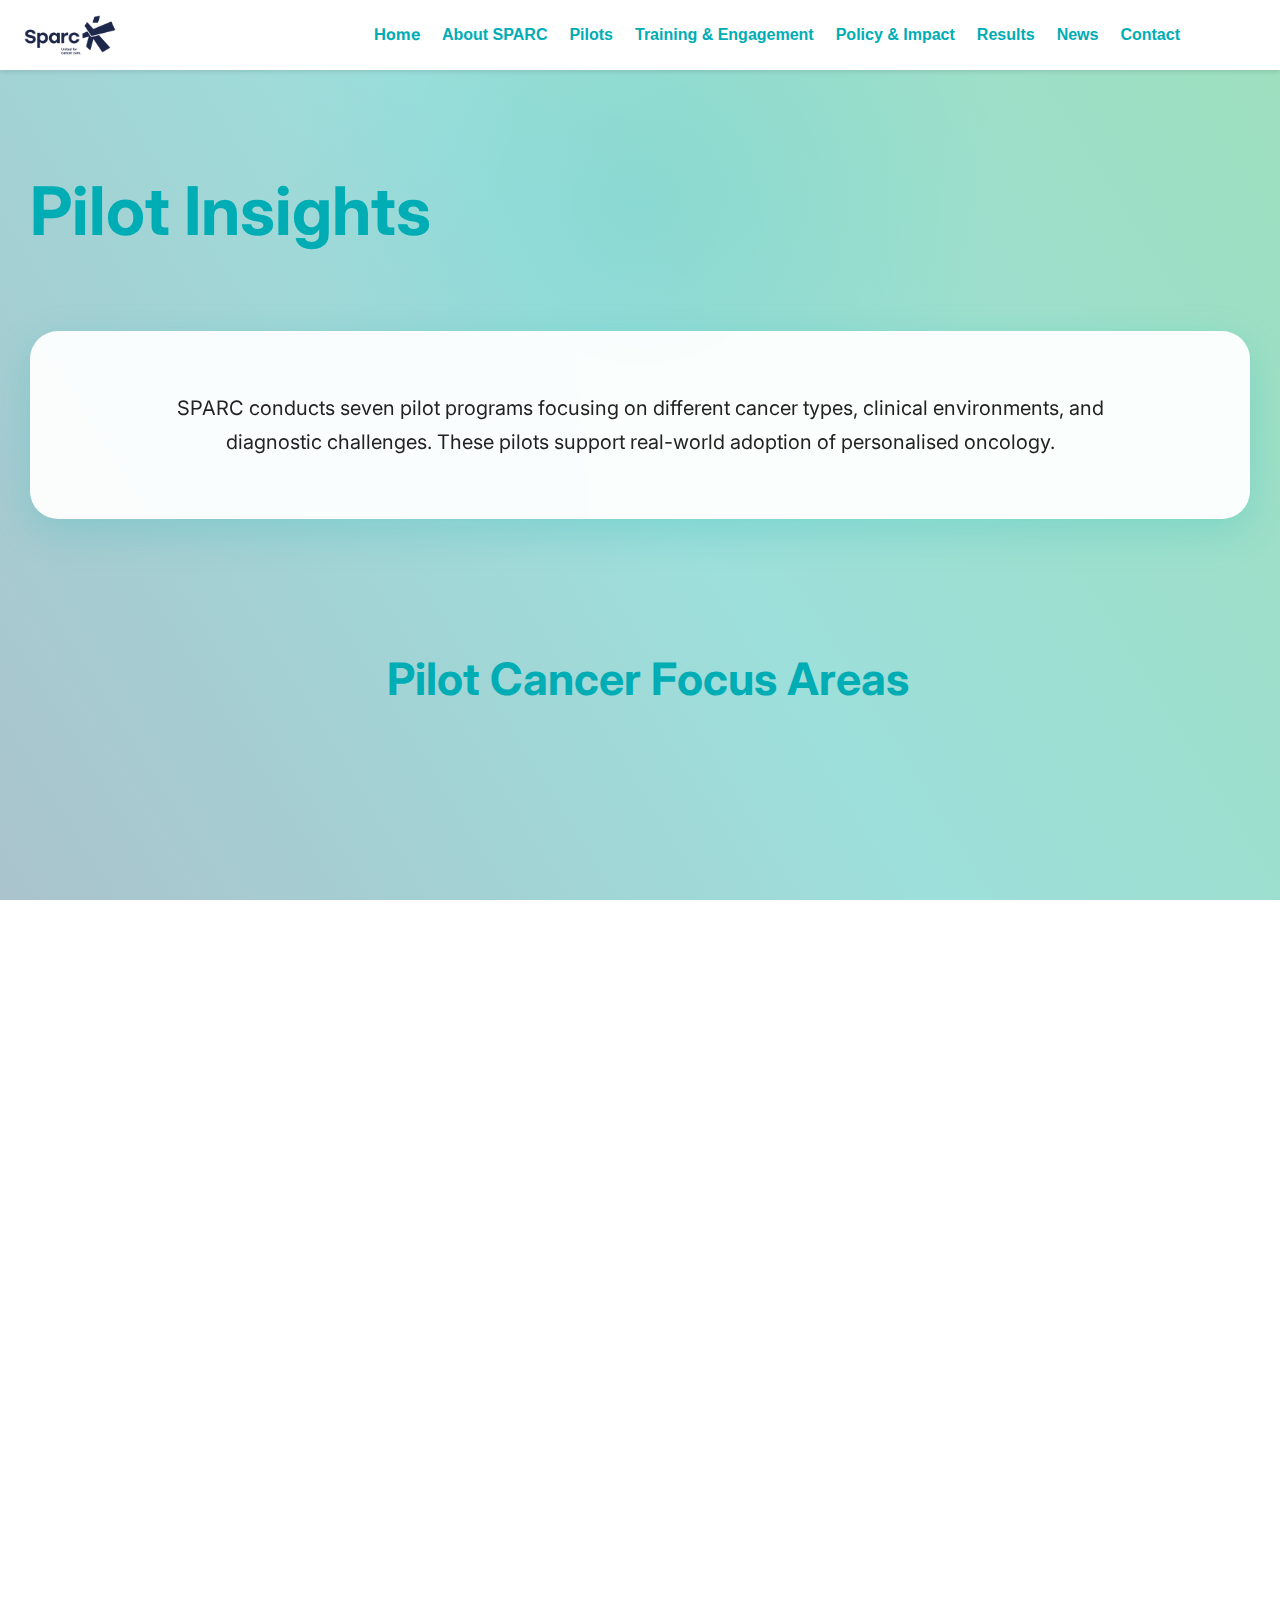
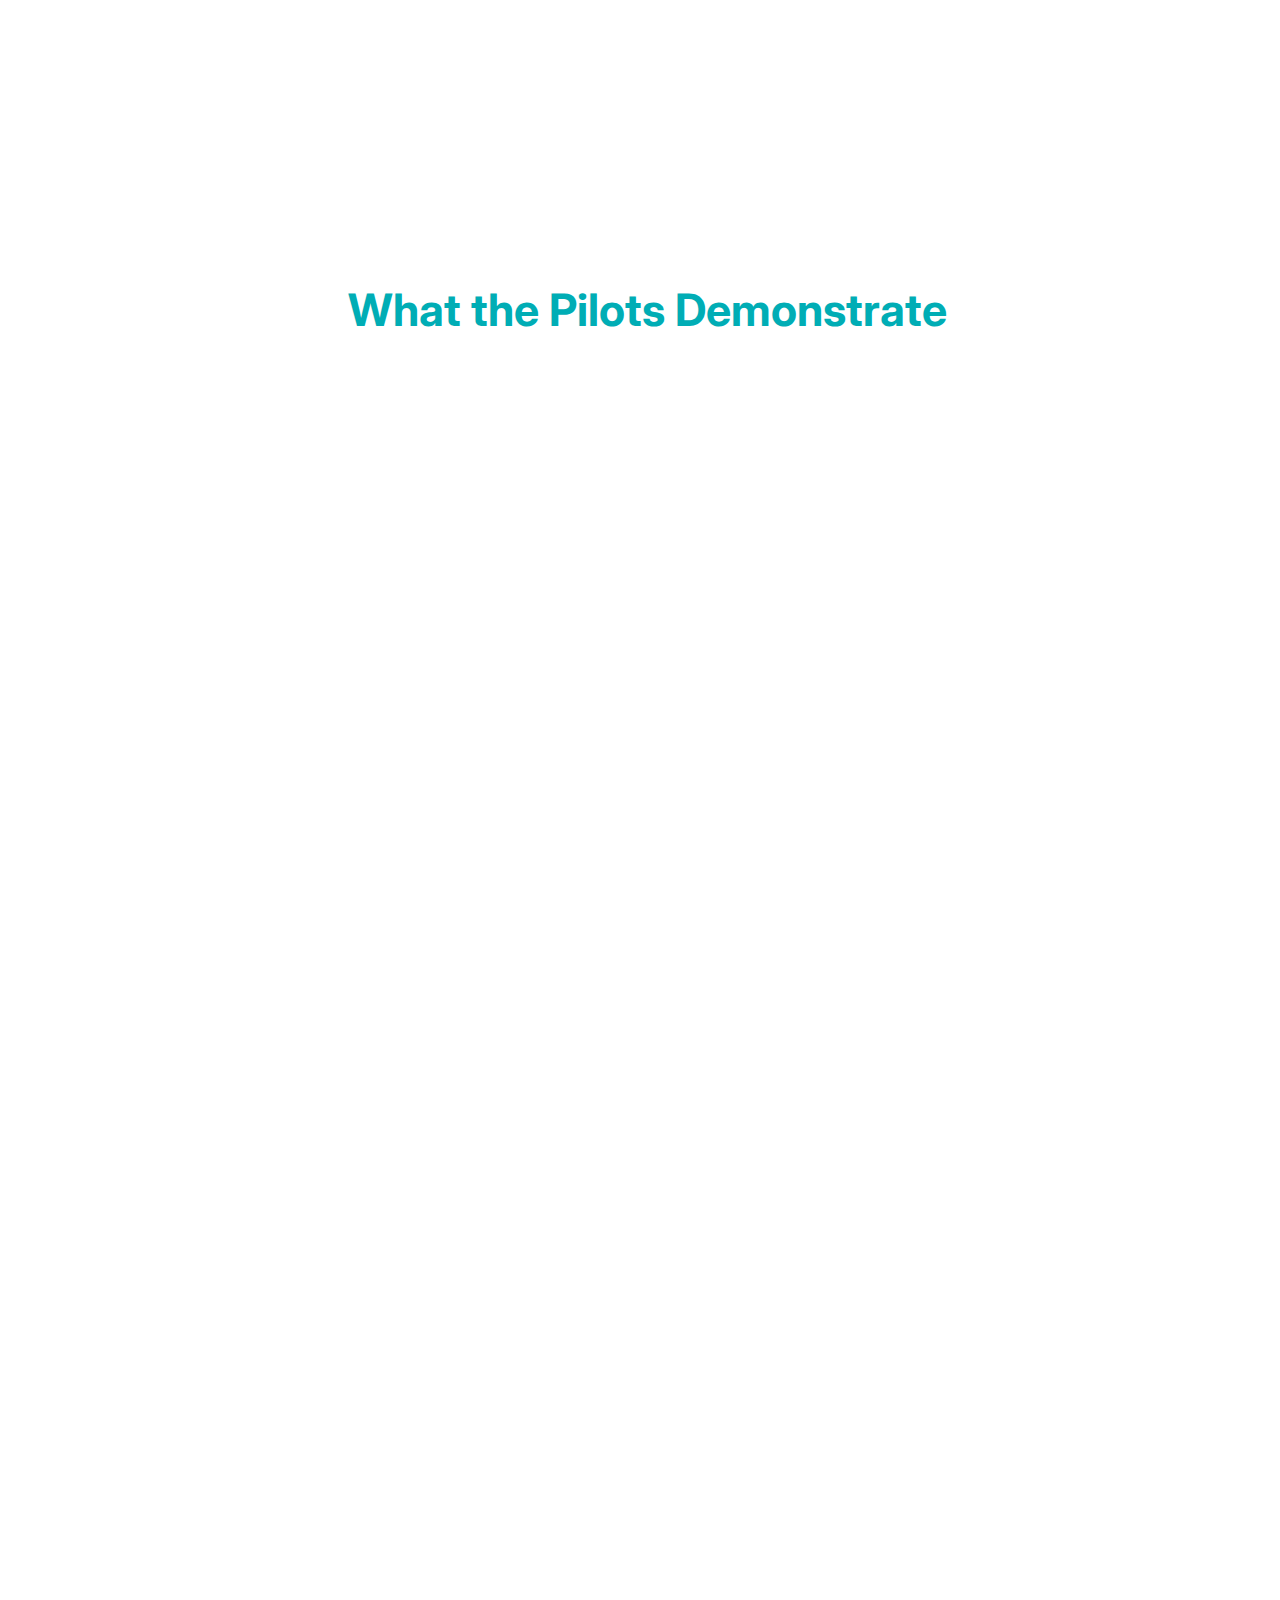
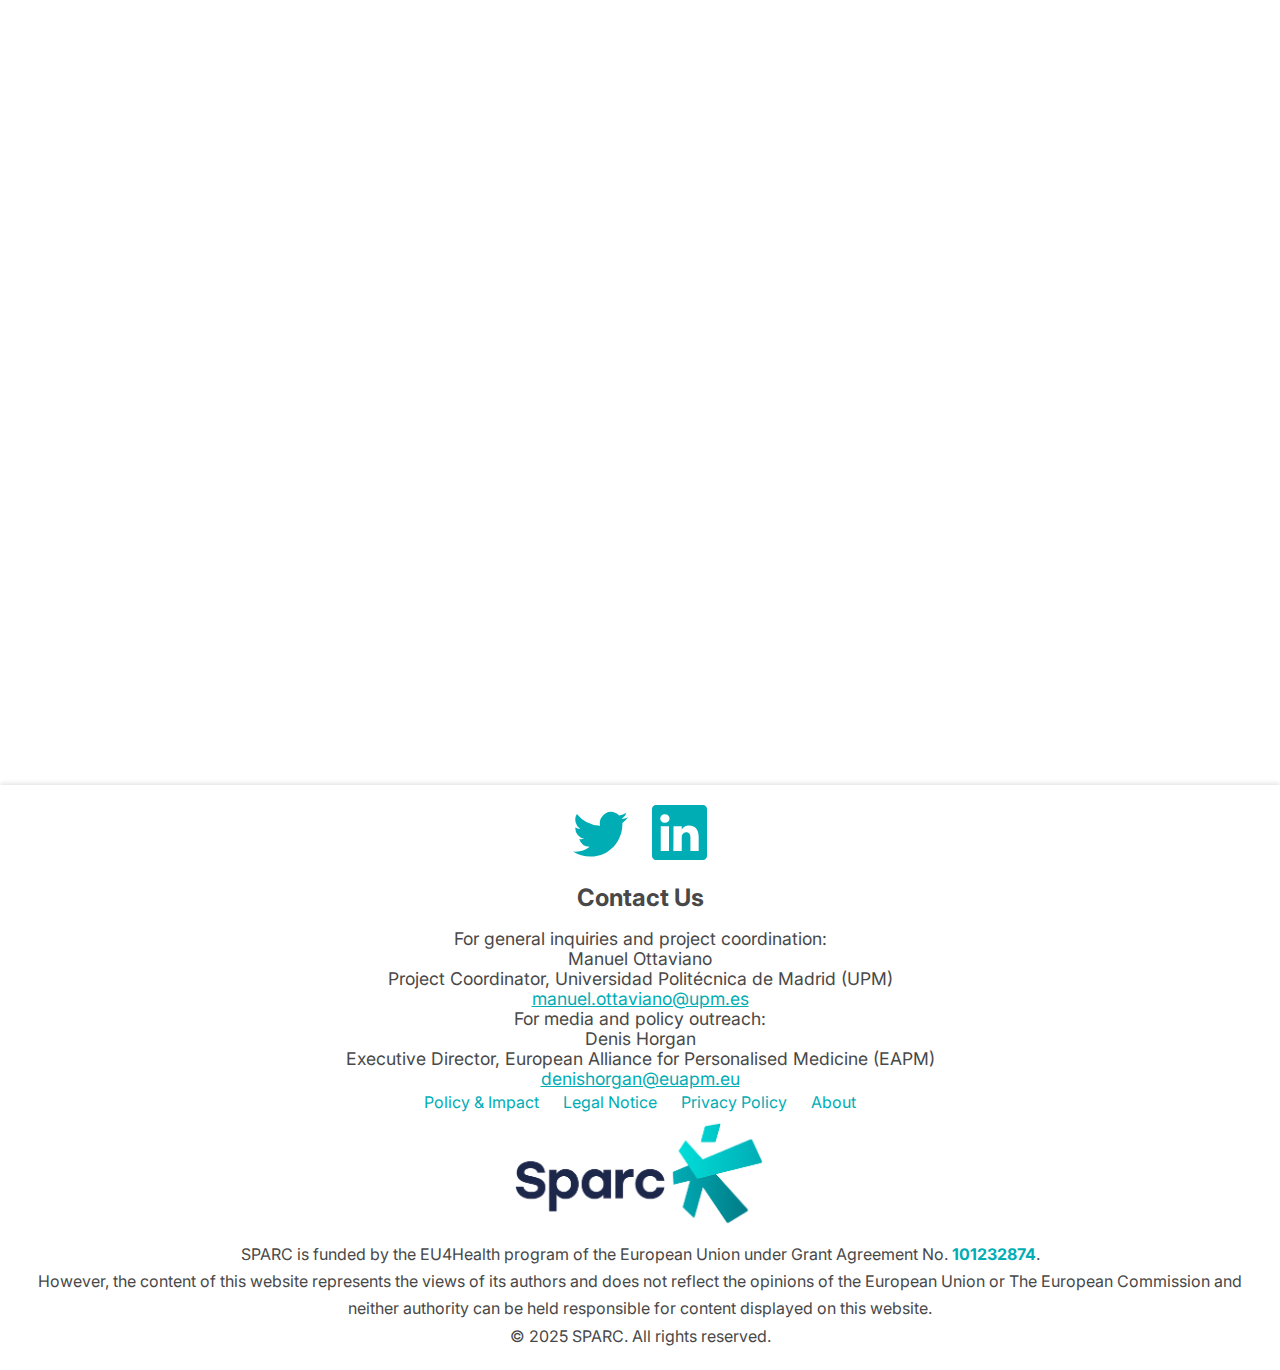
<file: pilot.html>
<!DOCTYPE html>
<html lang="en">

<head>
    <meta charset="UTF-8">
    <meta name="viewport" content="width=device-width, initial-scale=1.0">
    <title>SPARC</title>
    <link rel="preconnect" href="https://fonts.googleapis.com">
    <link rel="preconnect" href="https://fonts.gstatic.com" crossorigin>
    <link
        href="https://fonts.googleapis.com/css2?family=Inter:ital,opsz,wght@0,14..32,100..900;1,14..32,100..900&display=swap"
        rel="stylesheet">

    <link rel="stylesheet" href="css/base.css?v=1.0">
    <link rel="icon" href="imgs/sparcSign-transparent.png" type="image/x-icon">
</head>

<body>
    <div class="scroll-to-top">↑</div>

    <header>
        <div class="mobile-menu-icon" onclick="toggleMenu()">
            <div></div>
            <div></div>
            <div></div>
        </div>
        <img src="imgs/Sparc_logo_positive_onecolor_tagline_RGB.png" alt="SPARC Logo">

        <nav>
            <ul>
                <li><a href="index.html" class="dropdown-button no-underline">Home</a></li>
                <li>
                    <div class="dropdown">
                        <button class="dropdown-button">About SPARC</button>
                        <div class="dropdown-content">
                            <a href="index.html#about">Overview</a>
                            <a href="index.html#objective">Objectives & Approach</a>
                            <a href="index.html#">Project Structure & Work Packages</a>
                            <a href="index.html#consort">Consortium Partners</a>
                        </div>
                    </div>
                </li>
                <li>
                    <div class="dropdown">
                        <button class="dropdown-button">Pilots</button>
                        <div class="dropdown-content">
                            <a href="index.html#pilot">Cancer Pilots Overview</a>
                            <a href="index.html#pilot">Results & Insights</a>
                        </div>
                    </div>
                </li>
                <li>
                    <div class="dropdown">
                        <button class="dropdown-button">Training & Engagement</button>
                        <div class="dropdown-content">
                            <a href="index.html#training">Training for Health Professionals</a>
                            <a href="index.html#training">Training for Patients</a>
                            <a href="index.html#training">Engagement & Twinning</a>
                        </div>
                    </div>
                </li>
                <li>
                    <div class="dropdown">
                        <button class="dropdown-button">Policy & Impact</button>
                        <div class="dropdown-content">
                            <a href="index.html#impact">EU & National Alignment</a>
                            <a href="index.html#impact">Equity & Sustainability</a>
                            <a href="index.html#impact">Impact Dashboard</a>
                            <a href="index.html#impact">Synergies</a>
                        </div>
                    </div>
                </li>
                <li>
                    <div class="dropdown">
                        <button class="dropdown-button">Results</button>
                        <div class="dropdown-content">
                            <a href="index.html#result">Deliverables & Publications</a>
                            <a href="index.html#result">Data Architecture & Tools</a>
                            <a href="index.html#result">Pilot Results & Insights</a>
                        </div>
                    </div>
                </li>
                <li>
                    <div class="dropdown">
                        <button class="dropdown-button">News</button>
                        <div class="dropdown-content">
                            <a href="#">Newsroom</a>
                            <a href="#">Events & Conferences</a>
                            <a href="#">Gallery</a>
                            <a href="#">Press Releases</a>
                        </div>
                    </div>
                </li>
                <li>
                    <div class="dropdown">
                        <button class="dropdown-button">Contact</button>
                        <div class="dropdown-content">
                            <a href="#contact">Contact Us</a>
                            <a href="#">Funding & Credits</a>
                        </div>
                    </div>
                </li>
            </ul>
        </nav>
    </header>

    <link rel="stylesheet" href="css/pilot.css?v=1.0">



    <div class="pilot-container">
        <header class="pilot-header" style="background: none; box-shadow: none;">
            <h1>Pilot Insights</h1>
        </header>

        <section class="pilot-intro">
            <p>SPARC conducts seven pilot programs focusing on different cancer types, clinical environments, and
                diagnostic challenges. These pilots support real-world adoption of personalised oncology.</p>
        </section>

        <h2 class="pilot-section-title">Pilot Cancer Focus Areas</h2>
        <div class="pilot-cancer-grid">
            <div class="pilot-cancer-card">
                <div class="pilot-cancer-header">Lung Cancer</div>
                <div class="pilot-cancer-content">
                    Exploring genomic profiling, liquid biopsy assessment, and AI-based interpretation for complex
                    mutations and resistance mechanisms.
                </div>
            </div>

            <div class="pilot-cancer-card">
                <div class="pilot-cancer-header">Breast Cancer</div>
                <div class="pilot-cancer-content">
                    Evaluating personalised treatment pathways, including multi-gene signatures, targeted therapies, and
                    real-world integration of advanced diagnostics.
                </div>
            </div>

            <div class="pilot-cancer-card">
                <div class="pilot-cancer-header">Pancreatic Cancer</div>
                <div class="pilot-cancer-content">
                    Improving early detection and molecular classification to enable more precise and timely therapeutic
                    decisions.
                </div>
            </div>

            <div class="pilot-cancer-card">
                <div class="pilot-cancer-header">Melanoma</div>
                <div class="pilot-cancer-content">
                    Strengthening mutation detection workflows, digital pathology integration, and fast-track reporting
                    to MTBs.
                </div>
            </div>

            <div class="pilot-cancer-card">
                <div class="pilot-cancer-header">Haematological Cancers</div>
                <div class="pilot-cancer-content">
                    Assessing genome-guided therapy pathways and expanding the use of molecular technologies in blood
                    cancers.
                </div>
            </div>

            <div class="pilot-cancer-card">
                <div class="pilot-cancer-header">Neuroblastoma & Pediatric Oncology</div>
                <div class="pilot-cancer-content">
                    Supporting advanced diagnostics and cross-border consultation for rare childhood cancers.
                </div>
            </div>

            <div class="pilot-cancer-card">
                <div class="pilot-cancer-header">Adrenocortical Carcinoma & Rare Tumours</div>
                <div class="pilot-cancer-content">
                    Improving access to expert review and molecular testing in low-volume, high-complexity cancer types.
                </div>
            </div>
        </div>

        <h2 class="pilot-section-title">What the Pilots Demonstrate</h2>
        <div class="pilot-demonstrate-list">
            <div class="pilot-demo-item">
                <div class="pilot-demo-num">1</div>
                <div class="pilot-demo-title">Improved Diagnostic Pathways</div>
                <div class="pilot-demo-content">
                    <p>Pilots show how integrating NGS, liquid biopsy, and AI tools leads to:</p>
                    <ul>
                        <li>Faster identification of actionable biomarkers</li>
                        <li>More comprehensive tumour profiling</li>
                        <li>Enhanced tumour mutation detection</li>
                        <li>Better integration between laboratory and clinical teams</li>
                    </ul>
                </div>
            </div>

            <div class="pilot-demo-item">
                <div class="pilot-demo-num">2</div>
                <div class="pilot-demo-title">Stronger Molecular Tumor Boards</div>
                <div class="pilot-demo-content">
                    <p>Pilots demonstrate:</p>
                    <ul>
                        <li>More structured case presentations</li>
                        <li>Greater participation of multidisciplinary experts</li>
                        <li>Flexible virtual collaboration</li>
                        <li>Clearer treatment recommendations</li>
                    </ul>
                    <p>This harmonised approach supports more confident clinical decision-making.</p>
                </div>
            </div>

            <div class="pilot-demo-item">
                <div class="pilot-demo-num">3</div>
                <div class="pilot-demo-title">Better Patient Pathways</div>
                <div class="pilot-demo-content">
                    <p>Pilots focus on:</p>
                    <ul>
                        <li>Reducing fragmentation between diagnostic steps</li>
                        <li>Increasing transparency for patients</li>
                        <li>Improving clinical referral pathways</li>
                        <li>Ensuring more rapid therapeutic intervention</li>
                    </ul>
                </div>
            </div>

            <div class="pilot-demo-item">
                <div class="pilot-demo-num">4</div>
                <div class="pilot-demo-title">Real-world Lessons</div>
                <div class="pilot-demo-content">
                    <p>Across pilots, several common insights emerge:</p>
                    <ul>
                        <li>Personalised medicine requires strong coordination between departments</li>
                        <li>Digital infrastructures are essential for sharing molecular data</li>
                        <li>Staff need continuous upskilling to work with complex diagnostics</li>
                        <li>Patient communication must be clear, supportive, and tailored</li>
                    </ul>
                </div>
            </div>
        </div>
    </div>


    <link rel="stylesheet" href="https://cdnjs.cloudflare.com/ajax/libs/font-awesome/4.7.0/css/font-awesome.min.css">
    <footer>
        <div class="social-media">

            <a href="https://x.com/sparc_eu_?s=21">
                <svg xmlns="http://www.w3.org/2000/svg" width="16" height="16" fill="currentColor" class="bi bi-twitter"
                    viewBox="0 0 16 16">
                    <path
                        d="M5.026 15c6.038 0 9.341-5.003 9.341-9.334q.002-.211-.006-.422A6.7 6.7 0 0 0 16 3.542a6.7 6.7 0 0 1-1.889.518 3.3 3.3 0 0 0 1.447-1.817 6.5 6.5 0 0 1-2.087.793A3.286 3.286 0 0 0 7.875 6.03a9.32 9.32 0 0 1-6.767-3.429 3.29 3.29 0 0 0 1.018 4.382A3.3 3.3 0 0 1 .64 6.575v.045a3.29 3.29 0 0 0 2.632 3.218 3.2 3.2 0 0 1-.865.115 3 3 0 0 1-.614-.057 3.28 3.28 0 0 0 3.067 2.277A6.6 6.6 0 0 1 .78 13.58a6 6 0 0 1-.78-.045A9.34 9.34 0 0 0 5.026 15" />
                </svg></a>
            <a href="https://www.linkedin.com/company/sparc-eu/">
                <svg xmlns="http://www.w3.org/2000/svg" width="16" height="16" fill="currentColor"
                    class="bi bi-linkedin" viewBox="0 0 16 16">
                    <path
                        d="M0 1.146C0 .513.526 0 1.175 0h13.65C15.474 0 16 .513 16 1.146v13.708c0 .633-.526 1.146-1.175 1.146H1.175C.526 16 0 15.487 0 14.854zm4.943 12.248V6.169H2.542v7.225zm-1.2-8.212c.837 0 1.358-.554 1.358-1.248-.015-.709-.52-1.248-1.342-1.248S2.4 3.226 2.4 3.934c0 .694.521 1.248 1.327 1.248zm4.908 8.212V9.359c0-.216.016-.432.08-.586.173-.431.568-.878 1.232-.878.869 0 1.216.662 1.216 1.634v3.865h2.401V9.25c0-2.22-1.184-3.252-2.764-3.252-1.274 0-1.845.7-2.165 1.193v.025h-.016l.016-.025V6.169h-2.4c.03.678 0 7.225 0 7.225z" />
                </svg></a>

        </div>
        <div class="footer-content">
            <div class="contact-div" id="contact">
                <h3>Contact Us</h3>
                <span>
                    <p>For general inquiries and project coordination:</p>
                    <p>Manuel Ottaviano</p>
                    <p>Project Coordinator, Universidad Politécnica de Madrid (UPM)</p>
                    <p><a href="malto:manuel.ottaviano@upm.es" class="mail-link">manuel.ottaviano@upm.es</a></p>
                  
                    <p>For media and policy outreach:</p>
                    <p>Denis Horgan</p>
                    <p>Executive Director, European Alliance for Personalised Medicine (EAPM)</p>
                    <p><a href="mailto:denishorgan@euapm.eu" class="mail-link">denishorgan@euapm.eu</a></p>
                </span>
            </div>

            <div class="footer-links">
                <a href="impactdashboard.html">Policy & Impact</a>
                <a href="legal.html">Legal Notice</a>
                <a href="privacy.html">Privacy Policy</a>
                <a href="about.html">About</a>
            </div>
        </div>
        <img src="imgs/Sparc_logo_positive_color_tagline_RGB.png" alt="SPARC Logo">
        <p>SPARC is funded by the EU4Health program of the European Union under Grant Agreement No. <strong>101232874</strong>.<br>However, the content of this website represents the views of its authors and does not reflect the opinions of the European Union or The European Commission and neither authority can be held responsible for content displayed on this website.</p>
        <p>&copy; 2025 SPARC. All rights reserved.</p>
    </footer>
<style>
        .fixed-cross {
            position: fixed;
        }
    </style>

    <script>
        function toggleMenu() {
            const menuIcon = document.querySelector('.mobile-menu-icon');
            const nav = document.querySelector('nav ul');

            menuIcon.classList.toggle('active');
            menuIcon.classList.toggle('fixed-cross');
            nav.classList.toggle('show');
           
        }

        // Close menu when clicking outside
        document.addEventListener('click', function (event) {
            const nav = document.querySelector('nav ul');
            const menuIcon = document.querySelector('.mobile-menu-icon');

            if (!nav.contains(event.target) && !menuIcon.contains(event.target) && nav.classList.contains('show')) {
                nav.classList.remove('show');
                menuIcon.classList.remove('active');
            }
        });
    </script>
    <script src="js/dynamics.js?v=1.0"></script>
</body>

</html>
</file>
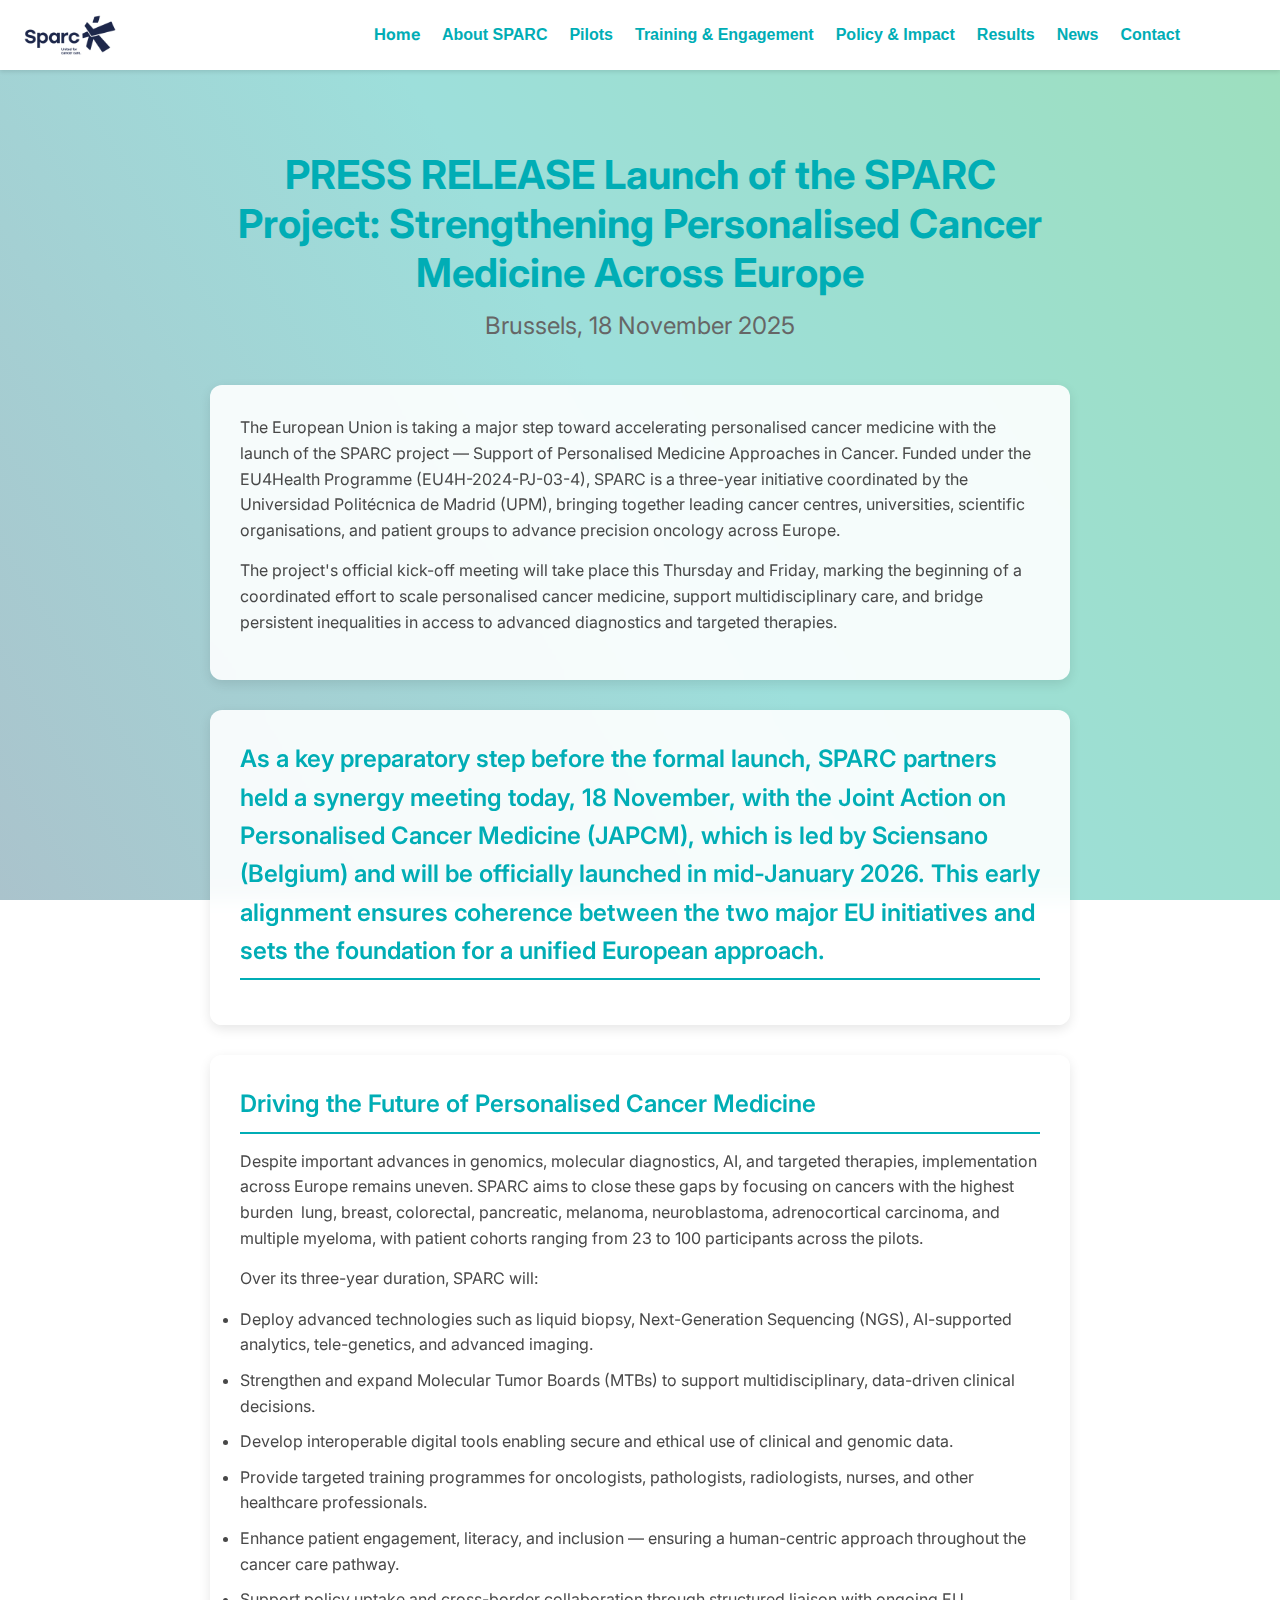
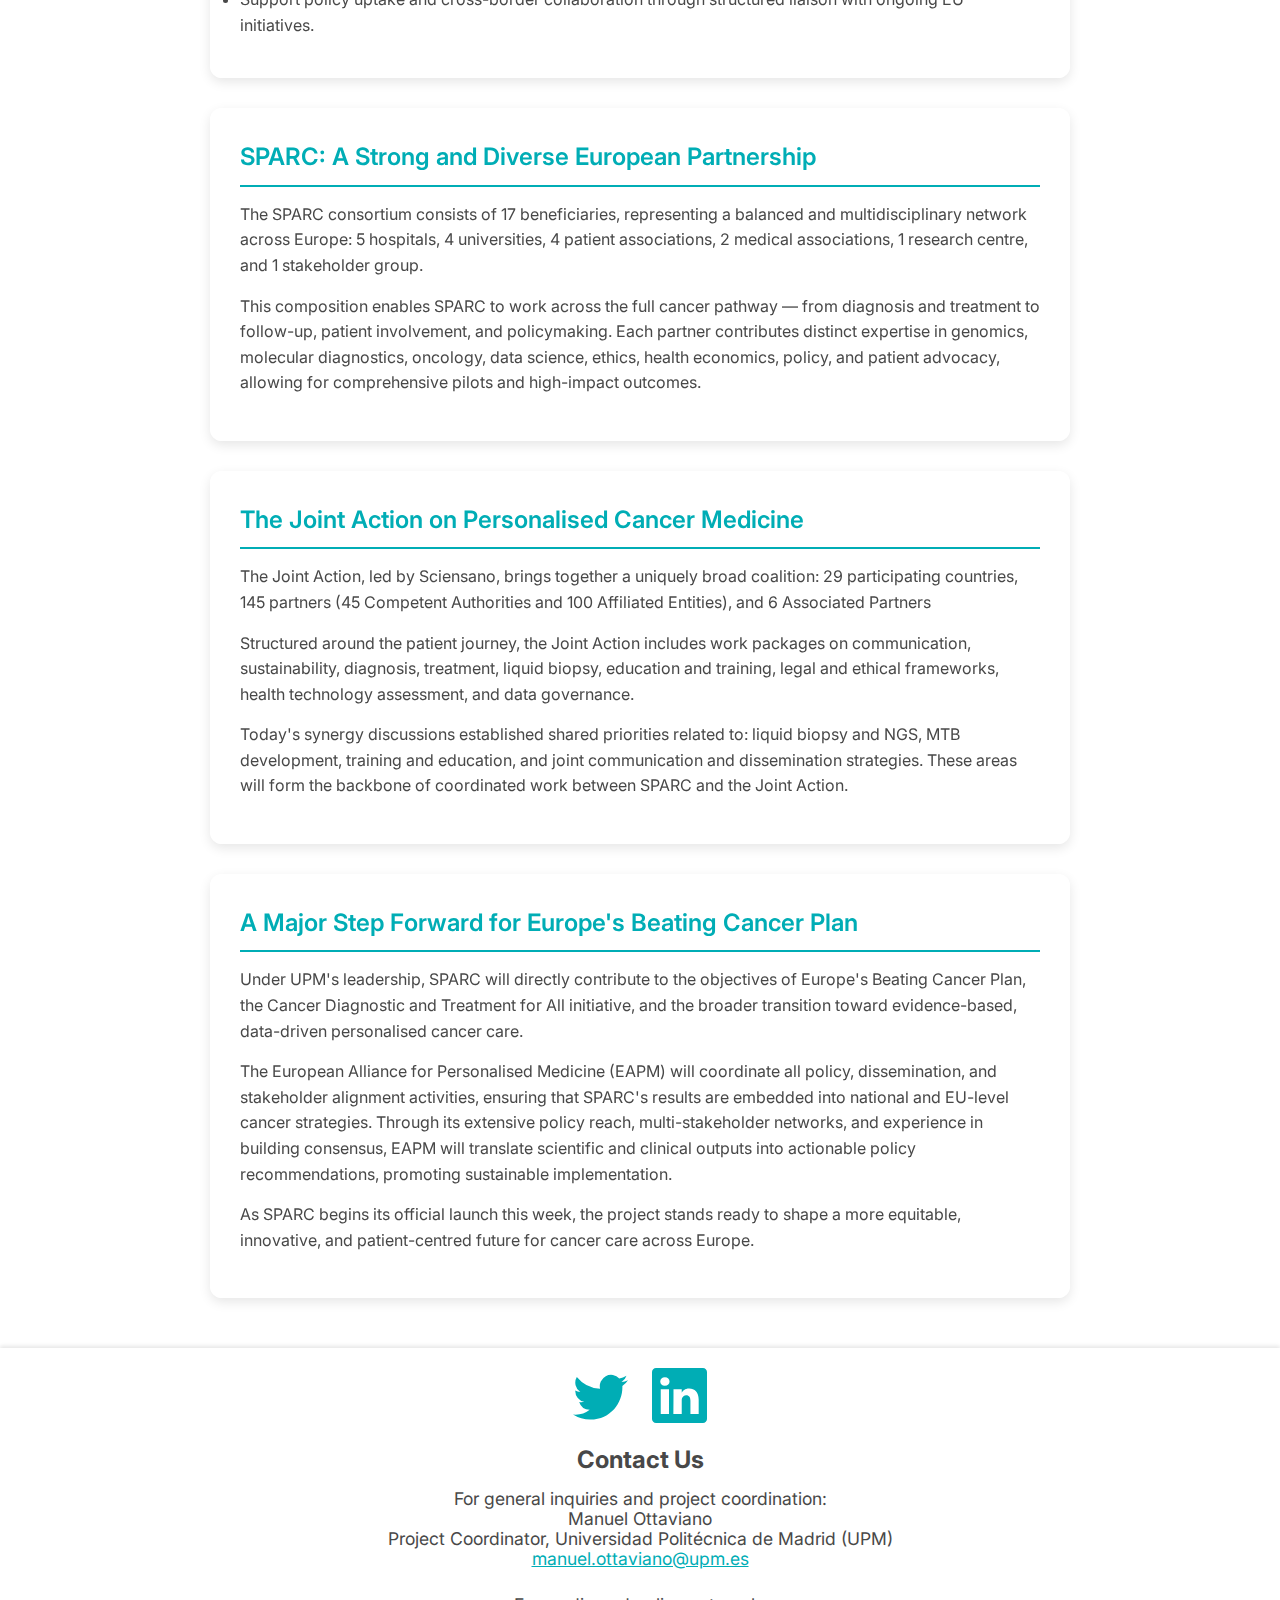
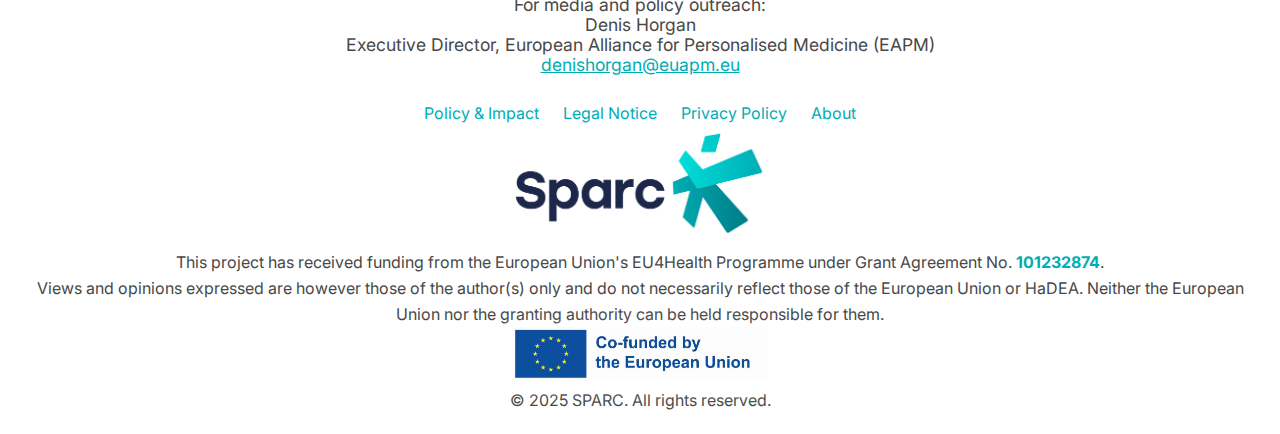
<file: press.html>
<!DOCTYPE html>
<html lang="en">

<head>
    <meta charset="UTF-8">
    <meta name="viewport" content="width=device-width, initial-scale=1.0">
    <title>SPARC</title>
    <link rel="preconnect" href="https://fonts.googleapis.com">
    <link rel="preconnect" href="https://fonts.gstatic.com" crossorigin>
    <link
        href="https://fonts.googleapis.com/css2?family=Inter:ital,opsz,wght@0,14..32,100..900;1,14..32,100..900&display=swap"
        rel="stylesheet">

    <link rel="stylesheet" href="css/base.css?v=1.1">
    <link rel="icon" href="imgs/sparcSign-transparent.png" type="image/x-icon">
</head>

<body>
    <div class="scroll-to-top">↑</div>

    <header style="color: #fff;">
        <div class="mobile-menu-icon" onclick="toggleMenu()">
            <div></div>
            <div></div>
            <div></div>
        </div>
        <img src="imgs/Sparc_logo_positive_onecolor_tagline_RGB.png" alt="SPARC Logo">

        <nav>
            <ul>
                <li><a href="index.html" class="dropdown-button no-underline">Home</a></li>
                <li>
                    <div class="dropdown">
                        <button class="dropdown-button">About SPARC</button>
                        <div class="dropdown-content">
                            <a href="#about">Overview</a>
                            <a href="#objective">Objectives & Approach</a>
                            <a href="#">Project Structure & Work Packages</a>
                            <a href="#consort">Consortium Partners</a>
                        </div>
                    </div>
                </li>
                <li>
                    <div class="dropdown">
                        <button class="dropdown-button">Pilots</button>
                        <div class="dropdown-content">
                            <a href="#pilot">Cancer Pilots Overview</a>
                            <a href="#pilot">Results & Insights</a>
                        </div>
                    </div>
                </li>
                <li>
                    <div class="dropdown">
                        <button class="dropdown-button">Training & Engagement</button>
                        <div class="dropdown-content">
                            <a href="#training">Training for Health Professionals</a>
                            <a href="#training">Training for Patients</a>
                            <a href="#training">Engagement & Twinning</a>
                        </div>
                    </div>
                </li>
                <li>
                    <div class="dropdown">
                        <button class="dropdown-button">Policy & Impact</button>
                        <div class="dropdown-content">
                            <a href="#impact">EU & National Alignment</a>
                            <a href="#impact">Equity & Sustainability</a>
                            <a href="#impact">Impact Dashboard</a>
                            <a href="#impact">Synergies</a>
                        </div>
                    </div>
                </li>
                <li>
                    <div class="dropdown">
                        <button class="dropdown-button">Results</button>
                        <div class="dropdown-content">
                            <a href="#result">Deliverables & Publications</a>
                            <a href="#result">Data Architecture & Tools</a>
                            <a href="#result">Pilot Results & Insights</a>
                        </div>
                    </div>
                </li>
                <li>
                    <div class="dropdown">
                        <button class="dropdown-button">News</button>
                        <div class="dropdown-content">
                            <a href="news.html">Newsroom</a>
                            <a href="news.html">Events & Conferences</a>
                            <a href="#">Gallery</a>
                            <a href="#">Press Releases</a>
                        </div>
                    </div>
                </li>
                <li>
                    <div class="dropdown">
                        <button class="dropdown-button">Contact</button>
                        <div class="dropdown-content">
                            <a href="#contact">Contact Us</a>
                            <a href="#">Funding & Credits</a>
                        </div>
                    </div>
                </li>
            </ul>
        </nav>
    </header>

    <link rel="stylesheet" href="css/press.css">

    <div class="sparc-press-main-wrapper">
        <header class="sparc-press-header-section">
            <h1 class="sparc-press-title-element">PRESS RELEASE Launch of the SPARC Project: Strengthening Personalised
                Cancer Medicine Across Europe</h1>
            <p class="sparc-press-location-date">Brussels, 18 November 2025</p>
        </header>

        <section class="sparc-press-content-section">
            <p class="sparc-press-paragraph-text">The European Union is taking a major step toward accelerating
                personalised cancer medicine with the launch of the SPARC project — Support of Personalised Medicine
                Approaches in Cancer. Funded under the EU4Health Programme (EU4H-2024-PJ-03-4), SPARC is a three-year
                initiative coordinated by the Universidad Politécnica de Madrid (UPM), bringing together leading cancer
                centres, universities, scientific organisations, and patient groups to advance precision oncology across
                Europe.</p>
            <p class="sparc-press-paragraph-text">The project's official kick-off meeting will take place this Thursday
                and Friday, marking the beginning of a coordinated effort to scale personalised cancer medicine, support
                multidisciplinary care, and bridge persistent inequalities in access to advanced diagnostics and
                targeted therapies.</p>
        </section>

        <section class="sparc-press-content-section">
            <h2 class="sparc-press-subheading">As a key preparatory step before the formal launch, SPARC partners held
                a synergy meeting today, 18 November, with the Joint Action on Personalised Cancer Medicine (JAPCM),
                which is led by Sciensano (Belgium) and will be officially launched in mid-January 2026. This early
                alignment ensures coherence between the two major EU initiatives and sets the foundation for a unified
                European approach.</h2>
        </section>

        <section class="sparc-press-content-section">
            <h2 class="sparc-press-subheading">Driving the Future of Personalised Cancer Medicine</h2>
            <p class="sparc-press-paragraph-text">Despite important advances in genomics, molecular diagnostics, AI, and
                targeted therapies, implementation across Europe remains uneven. SPARC aims to close these gaps by
                focusing on cancers with the highest burden  lung, breast, colorectal, pancreatic, melanoma,
                neuroblastoma, adrenocortical carcinoma, and multiple myeloma, with patient cohorts ranging from 23 to
                100 participants across the pilots.</p>
            <p class="sparc-press-paragraph-text">Over its three-year duration, SPARC will:</p>
            <ul class="sparc-press-list-container">
                <li class="sparc-press-list-item">Deploy advanced technologies such as liquid biopsy, Next-Generation
                    Sequencing (NGS), AI-supported analytics, tele-genetics, and advanced imaging.</li>
                <li class="sparc-press-list-item">Strengthen and expand Molecular Tumor Boards (MTBs) to support
                    multidisciplinary, data-driven clinical decisions.</li>
                <li class="sparc-press-list-item">Develop interoperable digital tools enabling secure and ethical use of
                    clinical and genomic data.</li>
                <li class="sparc-press-list-item">Provide targeted training programmes for oncologists, pathologists,
                    radiologists, nurses, and other healthcare professionals.</li>
                <li class="sparc-press-list-item">Enhance patient engagement, literacy, and inclusion — ensuring a
                    human-centric approach throughout the cancer care pathway.</li>
                <li class="sparc-press-list-item">Support policy uptake and cross-border collaboration through
                    structured liaison with ongoing EU initiatives.</li>
            </ul>
        </section>

        <section class="sparc-press-content-section">
            <h2 class="sparc-press-subheading">SPARC: A Strong and Diverse European Partnership</h2>
            <p class="sparc-press-paragraph-text">The SPARC consortium consists of 17 beneficiaries, representing a
                balanced and multidisciplinary network across Europe: 5 hospitals, 4 universities, 4 patient
                associations, 2 medical associations, 1 research centre, and 1 stakeholder group.</p>
            <p class="sparc-press-paragraph-text">This composition enables SPARC to work across the full cancer pathway
                — from diagnosis and treatment to follow-up, patient involvement, and policymaking. Each partner
                contributes distinct expertise in genomics, molecular diagnostics, oncology, data science, ethics,
                health economics, policy, and patient advocacy, allowing for comprehensive pilots and high-impact
                outcomes.</p>
        </section>

        <section class="sparc-press-content-section">
            <h2 class="sparc-press-subheading">The Joint Action on Personalised Cancer Medicine</h2>
            <p class="sparc-press-paragraph-text">The Joint Action, led by Sciensano, brings together a uniquely broad
                coalition: 29 participating countries, 145 partners (45 Competent Authorities and 100 Affiliated
                Entities), and 6 Associated Partners</p>
            <p class="sparc-press-paragraph-text">Structured around the patient journey, the Joint Action includes work
                packages on communication, sustainability, diagnosis, treatment, liquid biopsy, education and training,
                legal and ethical frameworks, health technology assessment, and data governance.</p>
            <p class="sparc-press-paragraph-text">Today's synergy discussions established shared priorities related to:
                liquid biopsy and NGS, MTB development, training and education, and joint communication and
                dissemination strategies. These areas will form the backbone of coordinated work between SPARC and the
                Joint Action.</p>
        </section>

        <section class="sparc-press-content-section">
            <h2 class="sparc-press-subheading">A Major Step Forward for Europe's Beating Cancer Plan</h2>
            <p class="sparc-press-paragraph-text">Under UPM's leadership, SPARC will directly contribute to the
                objectives of Europe's Beating Cancer Plan, the Cancer Diagnostic and Treatment for All initiative, and
                the broader transition toward evidence-based, data-driven personalised cancer care.</p>
            <p class="sparc-press-paragraph-text">The European Alliance for Personalised Medicine (EAPM) will coordinate
                all policy, dissemination, and stakeholder alignment activities, ensuring that SPARC's results are
                embedded into national and EU-level cancer strategies. Through its extensive policy reach,
                multi-stakeholder networks, and experience in building consensus, EAPM will translate scientific and
                clinical outputs into actionable policy recommendations, promoting sustainable implementation.</p>
            <p class="sparc-press-paragraph-text">As SPARC begins its official launch this week, the project stands
                ready to shape a more equitable, innovative, and patient-centred future for cancer care across Europe.
            </p>
        </section>
    </div>


    <script>
        function toggleSection(section) {
            const content = section.querySelector('.content');
            const icon = section.querySelector('.toggle-icon');
            content.classList.toggle('active');
            icon.classList.toggle('active');
        }
    </script>
    <script src="js/dynamics.js?v=1.1"></script>


    <link rel="stylesheet" href="https://cdnjs.cloudflare.com/ajax/libs/font-awesome/4.7.0/css/font-awesome.min.css">
    <footer>
        <div class="social-media">

            <a href="https://x.com/sparc_eu_?s=21">
                <svg xmlns="http://www.w3.org/2000/svg" width="16" height="16" fill="currentColor" class="bi bi-twitter"
                    viewBox="0 0 16 16">
                    <path
                        d="M5.026 15c6.038 0 9.341-5.003 9.341-9.334q.002-.211-.006-.422A6.7 6.7 0 0 0 16 3.542a6.7 6.7 0 0 1-1.889.518 3.3 3.3 0 0 0 1.447-1.817 6.5 6.5 0 0 1-2.087.793A3.286 3.286 0 0 0 7.875 6.03a9.32 9.32 0 0 1-6.767-3.429 3.29 3.29 0 0 0 1.018 4.382A3.3 3.3 0 0 1 .64 6.575v.045a3.29 3.29 0 0 0 2.632 3.218 3.2 3.2 0 0 1-.865.115 3 3 0 0 1-.614-.057 3.28 3.28 0 0 0 3.067 2.277A6.6 6.6 0 0 1 .78 13.58a6 6 0 0 1-.78-.045A9.34 9.34 0 0 0 5.026 15" />
                </svg></a>
            <a href="https://www.linkedin.com/company/sparc-eu/">
                <svg xmlns="http://www.w3.org/2000/svg" width="16" height="16" fill="currentColor"
                    class="bi bi-linkedin" viewBox="0 0 16 16">
                    <path
                        d="M0 1.146C0 .513.526 0 1.175 0h13.65C15.474 0 16 .513 16 1.146v13.708c0 .633-.526 1.146-1.175 1.146H1.175C.526 16 0 15.487 0 14.854zm4.943 12.248V6.169H2.542v7.225zm-1.2-8.212c.837 0 1.358-.554 1.358-1.248-.015-.709-.52-1.248-1.342-1.248S2.4 3.226 2.4 3.934c0 .694.521 1.248 1.327 1.248zm4.908 8.212V9.359c0-.216.016-.432.08-.586.173-.431.568-.878 1.232-.878.869 0 1.216.662 1.216 1.634v3.865h2.401V9.25c0-2.22-1.184-3.252-2.764-3.252-1.274 0-1.845.7-2.165 1.193v.025h-.016l.016-.025V6.169h-2.4c.03.678 0 7.225 0 7.225z" />
                </svg></a>

        </div>
        <div class="footer-content">
            <div class="contact-div" id="contact">
                <h3>Contact Us</h3>

                <span>
                    <p>For general inquiries and project coordination:</p>
                    <p>Manuel Ottaviano</p>
                    <p>Project Coordinator, Universidad Politécnica de Madrid (UPM)</p>
                    <p><a href="malto:manuel.ottaviano@upm.es" class="mail-link">manuel.ottaviano@upm.es</a></p>
                    <br>
                    <p>For media and policy outreach:</p>
                    <p>Denis Horgan</p>
                    <p>Executive Director, European Alliance for Personalised Medicine (EAPM)</p>
                    <p><a href="mailto:denishorgan@euapm.eu" class="mail-link">denishorgan@euapm.eu</a></p>
                </span>
            </div>
            <br>
            <div class="footer-links">
                <a href="impactdashboard.html">Policy & Impact</a>
                <a href="legal.html">Legal Notice</a>
                <a href="privacy.html">Privacy Policy</a>
                <a href="about.html">About</a>
            </div>
        </div>
        <img src="imgs/Sparc_logo_positive_color_tagline_RGB.png" alt="SPARC Logo">
        
        <div class="funding-disclaimer">
            <p>This project has received funding from the European Union's EU4Health Programme under Grant Agreement No.
                <strong>101232874</strong>.
            </p>
            <p>Views and opinions expressed are however those of the author(s) only and do not necessarily reflect those
                of the European Union or HaDEA. Neither the European Union nor the granting authority can be held
                responsible for them.</p>
            <img src="imgs/Co-fundedEU_POS.jpg" >
        </div>
        <p>&copy; 2025 SPARC. All rights reserved.</p>
    </footer>

    <style>
        .fixed-cross {
            position: fixed;
        }
    </style>

    <script>
        function toggleMenu() {
            const menuIcon = document.querySelector('.mobile-menu-icon');
            const nav = document.querySelector('nav ul');

            menuIcon.classList.toggle('active');
            menuIcon.classList.toggle('fixed-cross');
            nav.classList.toggle('show');

        }

        // Close menu when clicking outside
        document.addEventListener('click', function (event) {
            const nav = document.querySelector('nav ul');
            const menuIcon = document.querySelector('.mobile-menu-icon');

            if (!nav.contains(event.target) && !menuIcon.contains(event.target) && nav.classList.contains('show')) {
                nav.classList.remove('show');
                menuIcon.classList.remove('active');
            }
        });
    </script>
</body>

</html>
</file>
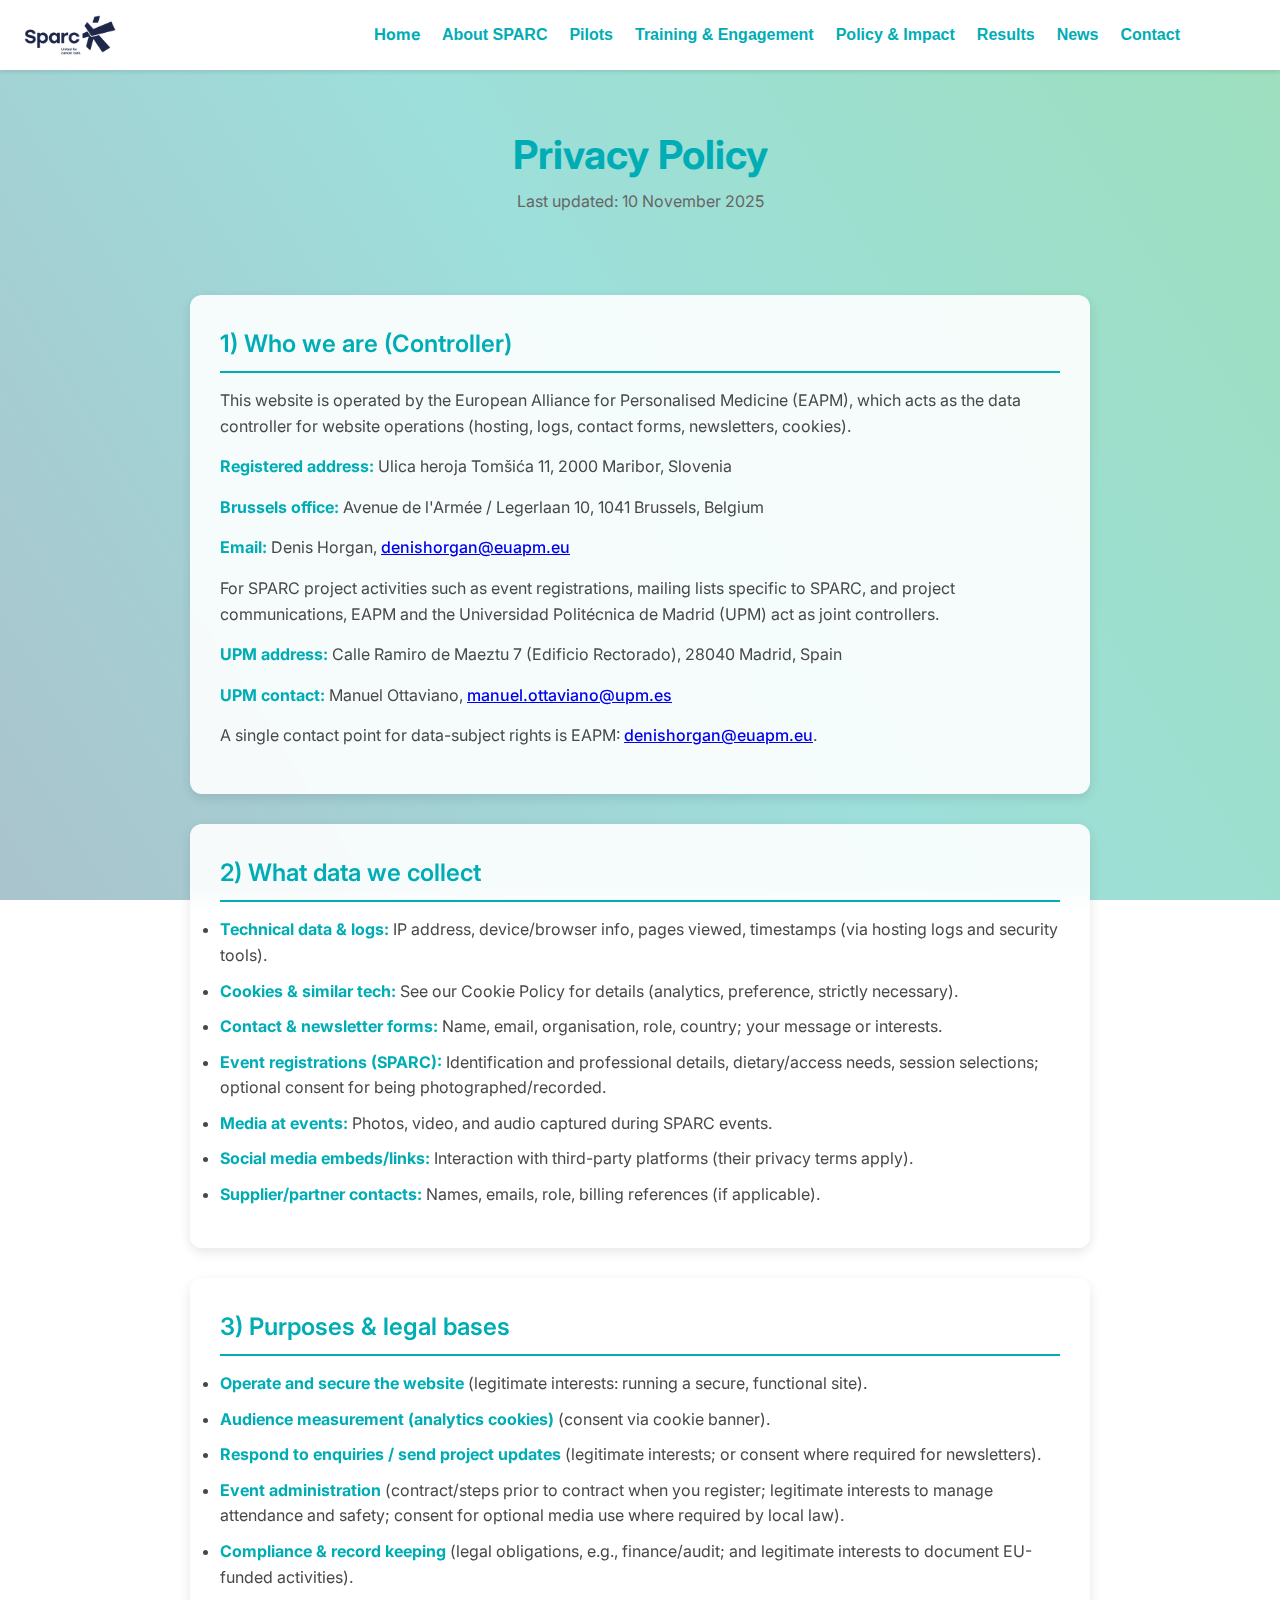
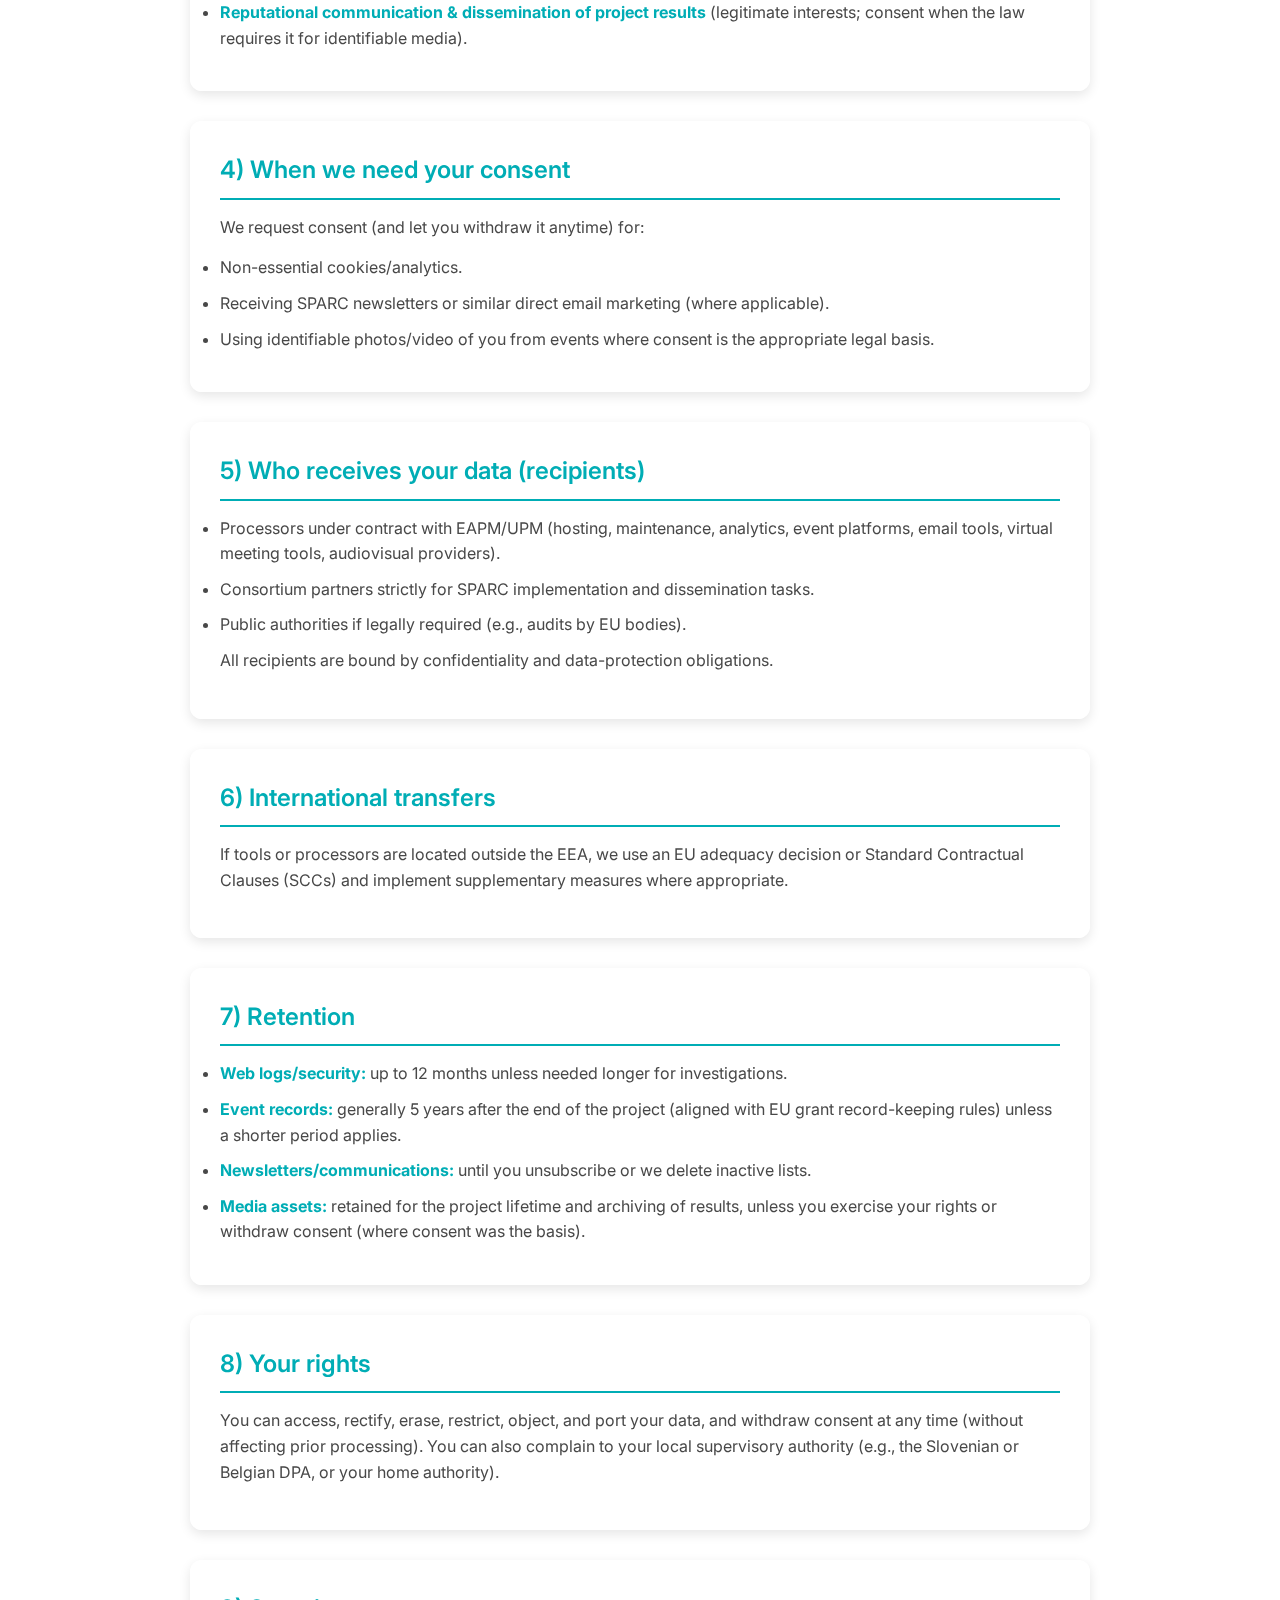
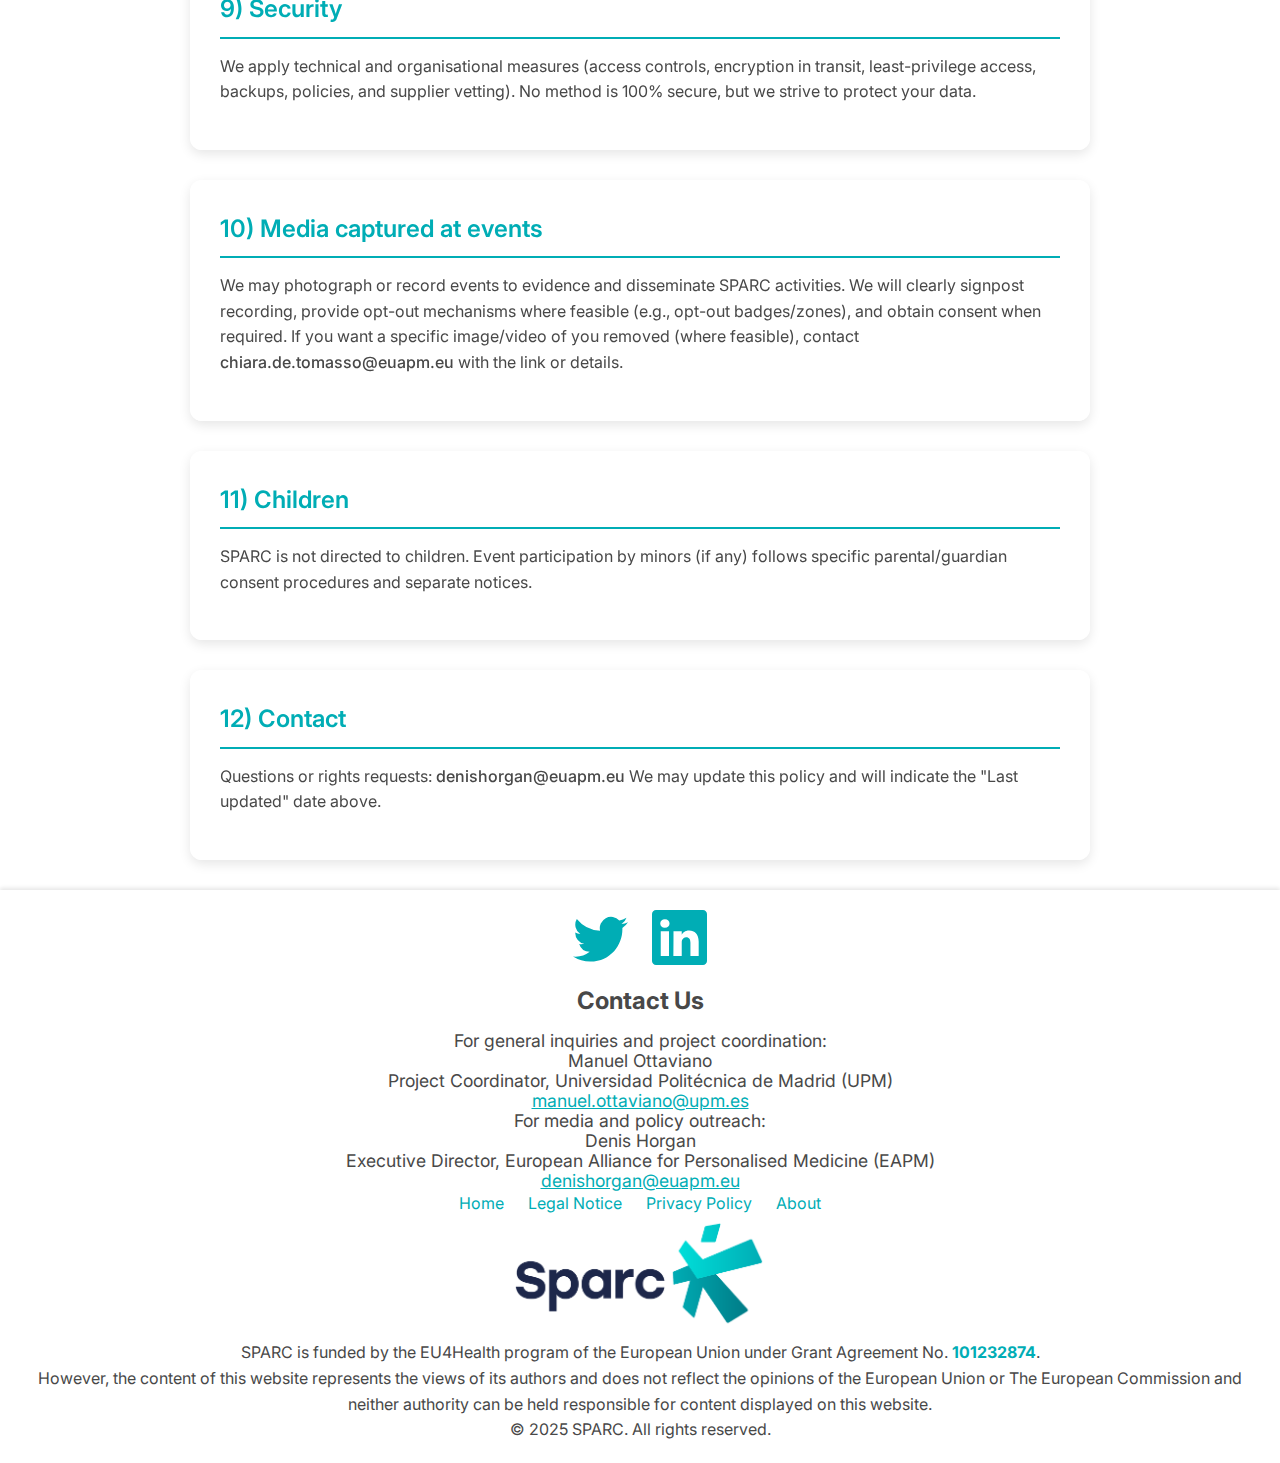
<file: privacy.html>
<!DOCTYPE html>
<html lang="en">

<head>
    <meta charset="UTF-8">
    <meta name="viewport" content="width=device-width, initial-scale=1.0">
    <title>SPARC - Impact Dashboard</title>
    <link rel="preconnect" href="https://fonts.googleapis.com">
    <link rel="preconnect" href="https://fonts.gstatic.com" crossorigin>
    <link
        href="https://fonts.googleapis.com/css2?family=Inter:ital,opsz,wght@0,14..32,100..900;1,14..32,100..900&display=swap"
        rel="stylesheet">

    <link rel="stylesheet" href="css/base.css?v=1.0">
    <link rel="icon" href="imgs/sparcSign-transparent.png" type="image/x-icon">
</head>

<body>
    <div class="scroll-to-top">↑</div>

    <header>
        <div class="mobile-menu-icon" onclick="toggleMenu()">
            <div></div>
            <div></div>
            <div></div>
        </div>
        <img src="imgs/Sparc_logo_positive_onecolor_tagline_RGB.png" alt="SPARC Logo">

        <nav>
            <ul>
                <li><a href="index.html" class="dropdown-button no-underline">Home</a></li>
                <li>
                    <div class="dropdown">
                        <button class="dropdown-button">About SPARC</button>
                        <div class="dropdown-content">
                            <a href="index.html#about">Overview</a>
                            <a href="index.html#objective">Objectives & Approach</a>
                            <a href="index.html#">Project Structure & Work Packages</a>
                            <a href="index.html#consort">Consortium Partners</a>
                        </div>
                    </div>
                </li>
                <li>
                    <div class="dropdown">
                        <button class="dropdown-button">Pilots</button>
                        <div class="dropdown-content">
                            <a href="index.html#pilot">Cancer Pilots Overview</a>
                            <a href="index.html#pilot">Results & Insights</a>
                        </div>
                    </div>
                </li>
                <li>
                    <div class="dropdown">
                        <button class="dropdown-button">Training & Engagement</button>
                        <div class="dropdown-content">
                            <a href="index.html#training">Training for Health Professionals</a>
                            <a href="index.html#training">Training for Patients</a>
                            <a href="index.html#training">Engagement & Twinning</a>
                        </div>
                    </div>
                </li>
                <li>
                    <div class="dropdown">
                        <button class="dropdown-button">Policy & Impact</button>
                        <div class="dropdown-content">
                            <a href="index.html#impact">EU & National Alignment</a>
                            <a href="index.html#impact">Equity & Sustainability</a>
                            <a href="index.html#impact">Impact Dashboard</a>
                            <a href="index.html#impact">Synergies</a>
                        </div>
                    </div>
                </li>
                <li>
                    <div class="dropdown">
                        <button class="dropdown-button">Results</button>
                        <div class="dropdown-content">
                            <a href="index.html#result">Deliverables & Publications</a>
                            <a href="index.html#result">Data Architecture & Tools</a>
                            <a href="index.html#result">Pilot Results & Insights</a>
                        </div>
                    </div>
                </li>
                <li>
                    <div class="dropdown">
                        <button class="dropdown-button">News</button>
                        <div class="dropdown-content">
                            <a href="#">Newsroom</a>
                            <a href="#">Events & Conferences</a>
                            <a href="#">Gallery</a>
                            <a href="#">Press Releases</a>
                        </div>
                    </div>
                </li>
                <li>
                    <div class="dropdown">
                        <button class="dropdown-button">Contact</button>
                        <div class="dropdown-content">
                            <a href="#contact">Contact Us</a>
                            <a href="#">Funding & Credits</a>
                        </div>
                    </div>
                </li>
            </ul>
        </nav>
    </header>

    <link rel="stylesheet" href="css/privacy.css?v=0.1">

    <div class="sparc-privacy-main-wrapper">
        <header class="sparc-privacy-header-section">
            <h1 class="sparc-privacy-title-element">Privacy Policy</h1>
            <p class="sparc-privacy-date-info">Last updated: 10 November 2025</p>
        </header>

        <section class="sparc-privacy-content-section">
            <h2 class="sparc-privacy-subheading">1) Who we are (Controller)</h2>
            <p class="sparc-privacy-paragraph-text">This website is operated by the European Alliance for Personalised
                Medicine (EAPM), which acts as the data controller for website operations (hosting, logs, contact forms,
                newsletters, cookies).</p>
            <p class="sparc-privacy-paragraph-text"><strong>Registered address:</strong> Ulica heroja Tomšića 11, 2000
                Maribor, Slovenia</p>
            <p class="sparc-privacy-paragraph-text"><strong>Brussels office:</strong> Avenue de l'Armée / Legerlaan 10,
                1041 Brussels, Belgium</p>
            <p class="sparc-privacy-paragraph-text"><strong>Email:</strong> Denis Horgan, <span
                    class="sparc-privacy-contact-highlight"><a href="mailto:denishorgan@euapm.eu">denishorgan@euapm.eu</a></span></p>
            <p class="sparc-privacy-paragraph-text">For SPARC project activities such as event registrations, mailing
                lists specific to SPARC, and project communications, EAPM and the Universidad Politécnica de Madrid
                (UPM) act as joint controllers.</p>
            <p class="sparc-privacy-paragraph-text"><strong>UPM address:</strong> Calle Ramiro de Maeztu 7 (Edificio
                Rectorado), 28040 Madrid, Spain</p>
            <p class="sparc-privacy-paragraph-text"><strong>UPM contact:</strong> Manuel Ottaviano, <span
                    class="sparc-privacy-contact-highlight"><a href="mailto:manuel.ottaviano@upm.es">manuel.ottaviano@upm.es</a></span></p>
            <p class="sparc-privacy-paragraph-text">A single contact point for data-subject rights is EAPM: <span
                    class="sparc-privacy-contact-highlight"><a href="mailto:denishorgan@euapm.eu">denishorgan@euapm.eu</a></span>.</p>
        </section>

        <section class="sparc-privacy-content-section">
            <h2 class="sparc-privacy-subheading">2) What data we collect</h2>
            <ul class="sparc-privacy-list-container">
                <li class="sparc-privacy-list-item"><strong>Technical data & logs:</strong> IP address, device/browser
                    info, pages viewed, timestamps (via hosting logs and security tools).</li>
                <li class="sparc-privacy-list-item"><strong>Cookies & similar tech:</strong> See our Cookie Policy for
                    details (analytics, preference, strictly necessary).</li>
                <li class="sparc-privacy-list-item"><strong>Contact & newsletter forms:</strong> Name, email,
                    organisation, role, country; your message or interests.</li>
                <li class="sparc-privacy-list-item"><strong>Event registrations (SPARC):</strong> Identification and
                    professional details, dietary/access needs, session selections; optional consent for being
                    photographed/recorded.</li>
                <li class="sparc-privacy-list-item"><strong>Media at events:</strong> Photos, video, and audio captured
                    during SPARC events.</li>
                <li class="sparc-privacy-list-item"><strong>Social media embeds/links:</strong> Interaction with
                    third-party platforms (their privacy terms apply).</li>
                <li class="sparc-privacy-list-item"><strong>Supplier/partner contacts:</strong> Names, emails, role,
                    billing references (if applicable).</li>
            </ul>
        </section>

        <section class="sparc-privacy-content-section">
            <h2 class="sparc-privacy-subheading">3) Purposes & legal bases</h2>
            <ul class="sparc-privacy-list-container">
                <li class="sparc-privacy-list-item"><strong>Operate and secure the website</strong> (legitimate
                    interests: running a secure, functional site).</li>
                <li class="sparc-privacy-list-item"><strong>Audience measurement (analytics cookies)</strong> (consent
                    via cookie banner).</li>
                <li class="sparc-privacy-list-item"><strong>Respond to enquiries / send project updates</strong>
                    (legitimate interests; or consent where required for newsletters).</li>
                <li class="sparc-privacy-list-item"><strong>Event administration</strong> (contract/steps prior to
                    contract when you register; legitimate interests to manage attendance and safety; consent for
                    optional media use where required by local law).</li>
                <li class="sparc-privacy-list-item"><strong>Compliance & record keeping</strong> (legal obligations,
                    e.g., finance/audit; and legitimate interests to document EU-funded activities).</li>
                <li class="sparc-privacy-list-item"><strong>Reputational communication & dissemination of project
                        results</strong> (legitimate interests; consent when the law requires it for identifiable
                    media).</li>
            </ul>
        </section>

        <section class="sparc-privacy-content-section">
            <h2 class="sparc-privacy-subheading">4) When we need your consent</h2>
            <p class="sparc-privacy-paragraph-text">We request consent (and let you withdraw it anytime) for:</p>
            <ul class="sparc-privacy-list-container">
                <li class="sparc-privacy-list-item">Non-essential cookies/analytics.</li>
                <li class="sparc-privacy-list-item">Receiving SPARC newsletters or similar direct email marketing (where
                    applicable).</li>
                <li class="sparc-privacy-list-item">Using identifiable photos/video of you from events where consent is
                    the appropriate legal basis.</li>
            </ul>
        </section>

        <section class="sparc-privacy-content-section">
            <h2 class="sparc-privacy-subheading">5) Who receives your data (recipients)</h2>
            <ul class="sparc-privacy-list-container">
                <li class="sparc-privacy-list-item">Processors under contract with EAPM/UPM (hosting, maintenance,
                    analytics, event platforms, email tools, virtual meeting tools, audiovisual providers).</li>
                <li class="sparc-privacy-list-item">Consortium partners strictly for SPARC implementation and
                    dissemination tasks.</li>
                <li class="sparc-privacy-list-item">Public authorities if legally required (e.g., audits by EU bodies).
                </li>
            </ul>
            <p class="sparc-privacy-paragraph-text">All recipients are bound by confidentiality and data-protection
                obligations.</p>
        </section>

        <section class="sparc-privacy-content-section">
            <h2 class="sparc-privacy-subheading">6) International transfers</h2>
            <p class="sparc-privacy-paragraph-text">If tools or processors are located outside the EEA, we use an EU
                adequacy decision or Standard Contractual Clauses (SCCs) and implement supplementary measures where
                appropriate.</p>
        </section>

        <section class="sparc-privacy-content-section">
            <h2 class="sparc-privacy-subheading">7) Retention</h2>
            <ul class="sparc-privacy-list-container">
                <li class="sparc-privacy-list-item"><strong>Web logs/security:</strong> up to 12 months unless needed
                    longer for investigations.</li>
                <li class="sparc-privacy-list-item"><strong>Event records:</strong> generally 5 years after the end of
                    the project (aligned with EU grant record-keeping rules) unless a shorter period applies.</li>
                <li class="sparc-privacy-list-item"><strong>Newsletters/communications:</strong> until you unsubscribe
                    or we delete inactive lists.</li>
                <li class="sparc-privacy-list-item"><strong>Media assets:</strong> retained for the project lifetime and
                    archiving of results, unless you exercise your rights or withdraw consent (where consent was the
                    basis).</li>
            </ul>
        </section>

        <section class="sparc-privacy-content-section">
            <h2 class="sparc-privacy-subheading">8) Your rights</h2>
            <p class="sparc-privacy-paragraph-text">You can access, rectify, erase, restrict, object, and port your
                data, and withdraw consent at any time (without affecting prior processing). You can also complain to
                your local supervisory authority (e.g., the Slovenian or Belgian DPA, or your home authority).</p>
        </section>

        <section class="sparc-privacy-content-section">
            <h2 class="sparc-privacy-subheading">9) Security</h2>
            <p class="sparc-privacy-paragraph-text">We apply technical and organisational measures (access controls,
                encryption in transit, least-privilege access, backups, policies, and supplier vetting). No method is
                100% secure, but we strive to protect your data.</p>
        </section>

        <section class="sparc-privacy-content-section">
            <h2 class="sparc-privacy-subheading">10) Media captured at events</h2>
            <p class="sparc-privacy-paragraph-text">We may photograph or record events to evidence and disseminate SPARC
                activities. We will clearly signpost recording, provide opt-out mechanisms where feasible (e.g., opt-out
                badges/zones), and obtain consent when required. If you want a specific image/video of you removed
                (where feasible), contact <span
                    class="sparc-privacy-contact-highlight">chiara.de.tomasso@euapm.eu</span> with the link or details.
            </p>
        </section>

        <section class="sparc-privacy-content-section">
            <h2 class="sparc-privacy-subheading">11) Children</h2>
            <p class="sparc-privacy-paragraph-text">SPARC is not directed to children. Event participation by minors (if
                any) follows specific parental/guardian consent procedures and separate notices.</p>
        </section>

        <section class="sparc-privacy-content-section">
            <h2 class="sparc-privacy-subheading">12) Contact</h2>
            <p class="sparc-privacy-paragraph-text">Questions or rights requests: <span
                    class="sparc-privacy-contact-highlight">denishorgan@euapm.eu</span> We may update this policy and
                will indicate the "Last updated" date above.</p>
        </section>

    </div>


        <link rel="stylesheet"
            href="https://cdnjs.cloudflare.com/ajax/libs/font-awesome/4.7.0/css/font-awesome.min.css">
        <footer>
            <div class="social-media">

                <a href="https://x.com/sparc_eu_?s=21">
                    <svg xmlns="http://www.w3.org/2000/svg" width="16" height="16" fill="currentColor"
                        class="bi bi-twitter" viewBox="0 0 16 16">
                        <path
                            d="M5.026 15c6.038 0 9.341-5.003 9.341-9.334q.002-.211-.006-.422A6.7 6.7 0 0 0 16 3.542a6.7 6.7 0 0 1-1.889.518 3.3 3.3 0 0 0 1.447-1.817 6.5 6.5 0 0 1-2.087.793A3.286 3.286 0 0 0 7.875 6.03a9.32 9.32 0 0 1-6.767-3.429 3.29 3.29 0 0 0 1.018 4.382A3.3 3.3 0 0 1 .64 6.575v.045a3.29 3.29 0 0 0 2.632 3.218 3.2 3.2 0 0 1-.865.115 3 3 0 0 1-.614-.057 3.28 3.28 0 0 0 3.067 2.277A6.6 6.6 0 0 1 .78 13.58a6 6 0 0 1-.78-.045A9.34 9.34 0 0 0 5.026 15" />
                    </svg></a>
                <a href="https://www.linkedin.com/company/sparc-eu/">
                    <svg xmlns="http://www.w3.org/2000/svg" width="16" height="16" fill="currentColor"
                        class="bi bi-linkedin" viewBox="0 0 16 16">
                        <path
                            d="M0 1.146C0 .513.526 0 1.175 0h13.65C15.474 0 16 .513 16 1.146v13.708c0 .633-.526 1.146-1.175 1.146H1.175C.526 16 0 15.487 0 14.854zm4.943 12.248V6.169H2.542v7.225zm-1.2-8.212c.837 0 1.358-.554 1.358-1.248-.015-.709-.52-1.248-1.342-1.248S2.4 3.226 2.4 3.934c0 .694.521 1.248 1.327 1.248zm4.908 8.212V9.359c0-.216.016-.432.08-.586.173-.431.568-.878 1.232-.878.869 0 1.216.662 1.216 1.634v3.865h2.401V9.25c0-2.22-1.184-3.252-2.764-3.252-1.274 0-1.845.7-2.165 1.193v.025h-.016l.016-.025V6.169h-2.4c.03.678 0 7.225 0 7.225z" />
                    </svg></a>

            </div>
            <div class="footer-content">
                <div class="contact-div" id="contact">
                    <h3>Contact Us</h3>
                    <span>
                        <p>For general inquiries and project coordination:</p>
                        <p>Manuel Ottaviano</p>
                        <p>Project Coordinator, Universidad Politécnica de Madrid (UPM)</p>
                        <p><a href="malto:manuel.ottaviano@upm.es" class="mail-link">manuel.ottaviano@upm.es</a></p>
                       
                        <p>For media and policy outreach:</p>
                        <p>Denis Horgan</p>
                        <p>Executive Director, European Alliance for Personalised Medicine (EAPM)</p>
                        <p><a href="mailto:denishorgan@euapm.eu" class="mail-link">denishorgan@euapm.eu</a></p>
                    </span>
                </div>

                <div class="footer-links">
                    <a href="index.html">Home</a>
                    <a href="legal.html">Legal Notice</a>
                    <a href="privacy.html">Privacy Policy</a>
                    <a href="about.html">About</a>
                </div>
            </div>
            <img src="imgs/Sparc_logo_positive_color_tagline_RGB.png" alt="SPARC Logo">
            <p>SPARC is funded by the EU4Health program of the European Union under Grant Agreement No.
                <strong>101232874</strong>.<br>However, the content of this website represents the views of its authors
                and does not reflect the opinions of the European Union or The European Commission and neither authority
                can be held responsible for content displayed on this website.</p>
            <p>&copy; 2025 SPARC. All rights reserved.</p>
        </footer>
        <style>
            .fixed-cross {
                position: fixed;
            }
        </style>

        <script>
            function toggleMenu() {
                const menuIcon = document.querySelector('.mobile-menu-icon');
                const nav = document.querySelector('nav ul');

                menuIcon.classList.toggle('active');
                menuIcon.classList.toggle('fixed-cross');
                nav.classList.toggle('show');

            }

            // Close menu when clicking outside
            document.addEventListener('click', function (event) {
                const nav = document.querySelector('nav ul');
                const menuIcon = document.querySelector('.mobile-menu-icon');

                if (!nav.contains(event.target) && !menuIcon.contains(event.target) && nav.classList.contains('show')) {
                    nav.classList.remove('show');
                    menuIcon.classList.remove('active');
                }
            });
        </script>
        <script src="js/dynamics.js?v=1.0"></script>
</body>

</html>
</file>
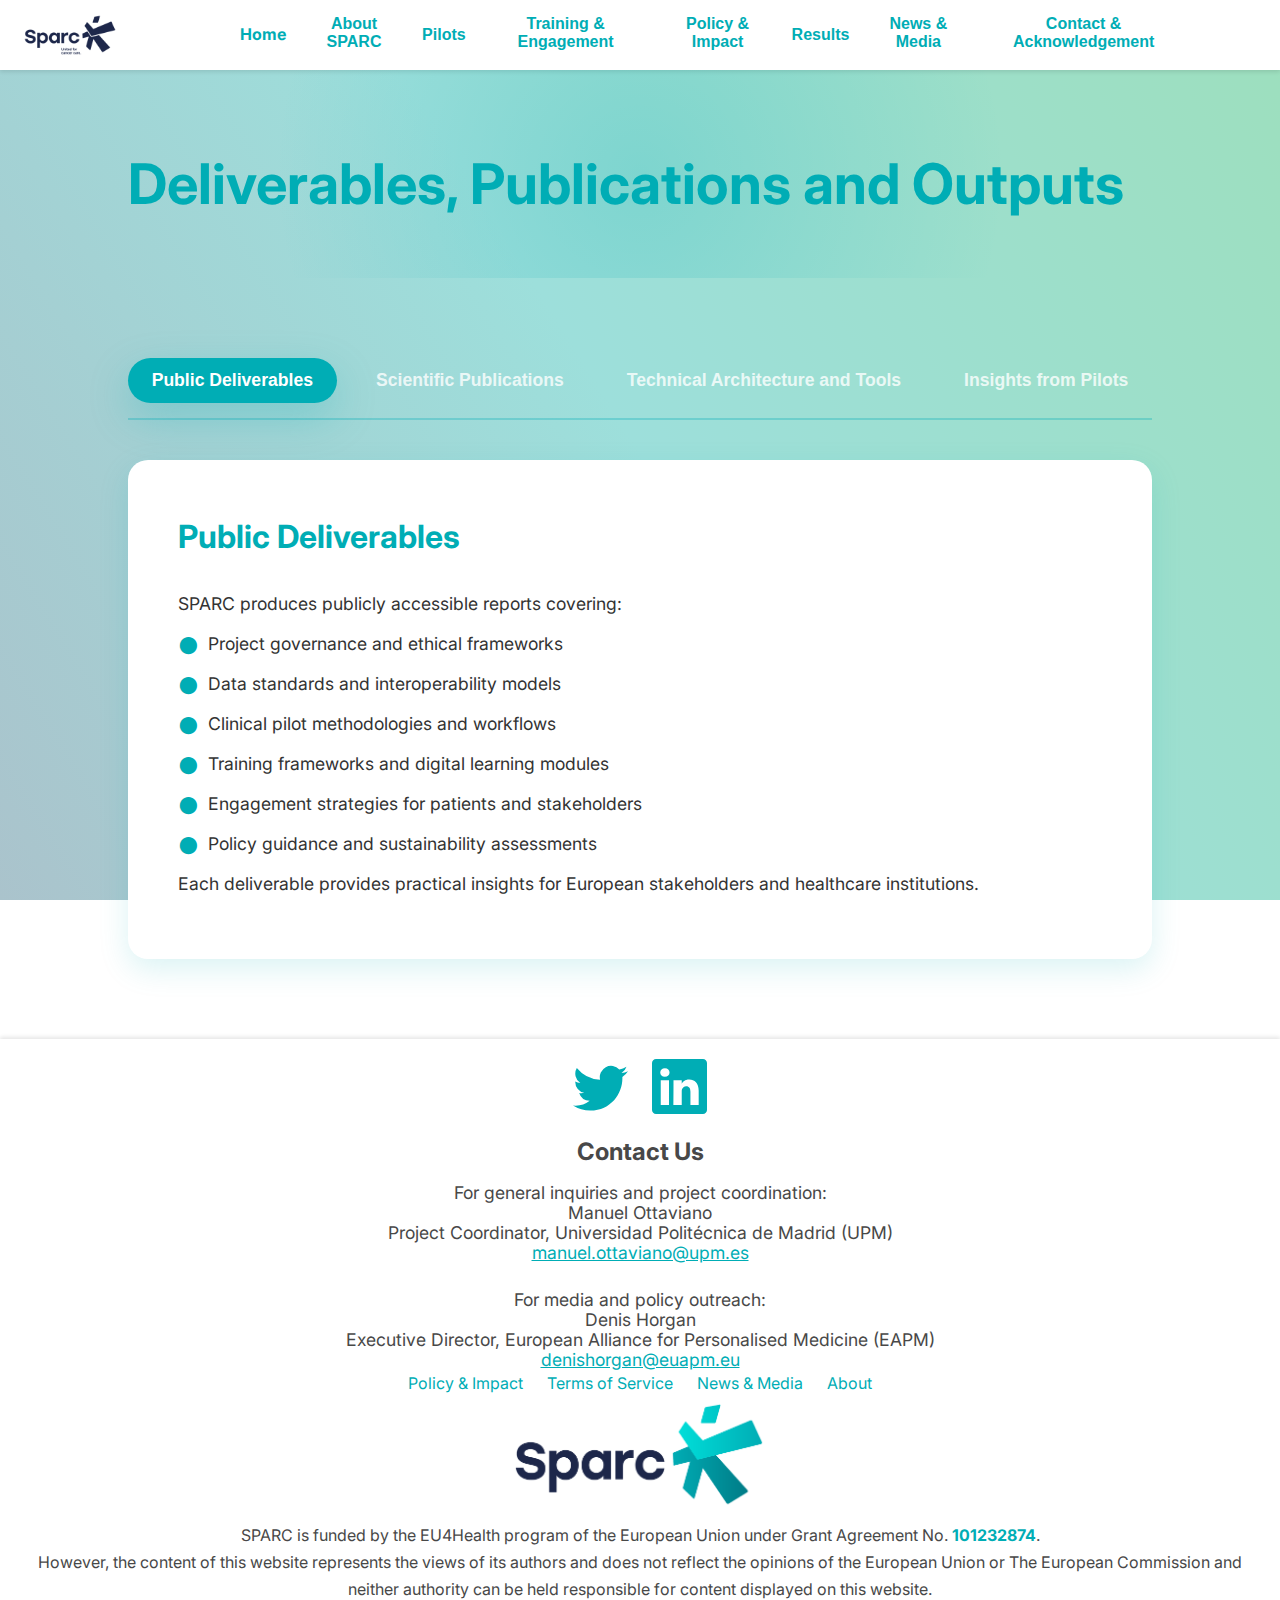
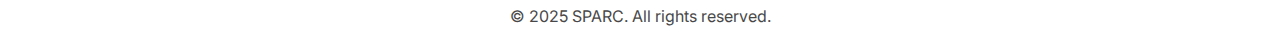
<file: publication.html>
<!DOCTYPE html>
<html lang="en">

<head>
    <meta charset="UTF-8">
    <meta name="viewport" content="width=device-width, initial-scale=1.0">
    <title>SPARC</title>
    <link rel="preconnect" href="https://fonts.googleapis.com">
    <link rel="preconnect" href="https://fonts.gstatic.com" crossorigin>
    <link
        href="https://fonts.googleapis.com/css2?family=Inter:ital,opsz,wght@0,14..32,100..900;1,14..32,100..900&display=swap"
        rel="stylesheet">

    <link rel="stylesheet" href="css/base.css?v=1.1">
    <link rel="icon" href="imgs/sparcSign-transparent.png" type="image/x-icon">
</head>

<body>
    <div class="scroll-to-top">↑</div>

    <header>
        <div class="mobile-menu-icon" onclick="toggleMenu()">
            <div></div>
            <div></div>
            <div></div>
        </div>
        <img src="imgs/Sparc_logo_positive_onecolor_tagline_RGB.png" alt="SPARC Logo">

        <nav>
            <ul>
                <li><a href="index.html" class="dropdown-button no-underline">Home</a></li>
                <li>
                    <div class="dropdown">
                        <button class="dropdown-button">About SPARC</button>
                        <div class="dropdown-content">
                            <a href="index.html#about">Overview</a>
                            <a href="index.html#objective">Objectives & Approach</a>
                            <a href="index.html#">Project Structure & Work Packages</a>
                            <a href="index.html#consort">Consortium Partners</a>
                        </div>
                    </div>
                </li>
                <li>
                    <div class="dropdown">
                        <button class="dropdown-button">Pilots</button>
                        <div class="dropdown-content">
                            <a href="index.html#pilot">Cancer Pilots Overview</a>
                            <a href="index.html#pilot">Results & Insights</a>
                        </div>
                    </div>
                </li>
                <li>
                    <div class="dropdown">
                        <button class="dropdown-button">Training & Engagement</button>
                        <div class="dropdown-content">
                            <a href="index.html#training">Training for Health Professionals</a>
                            <a href="index.html#training">Training for Patients</a>
                            <a href="index.html#training">Engagement & Twinning</a>
                        </div>
                    </div>
                </li>
                <li>
                    <div class="dropdown">
                        <button class="dropdown-button">Policy & Impact</button>
                        <div class="dropdown-content">
                            <a href="index.html#impact">EU & National Alignment</a>
                            <a href="index.html#impact">Equity & Sustainability</a>
                            <a href="index.html#impact">Impact Dashboard</a>
                            <a href="index.html#impact">Synergies</a>
                        </div>
                    </div>
                </li>
                <li>
                    <div class="dropdown">
                        <button class="dropdown-button">Results</button>
                        <div class="dropdown-content">
                            <a href="index.html#result">Deliverables & Publications</a>
                            <a href="index.html#result">Data Architecture & Tools</a>
                            <a href="index.html#result">Pilot Results & Insights</a>
                        </div>
                    </div>
                </li>
                <li>
                    <div class="dropdown">
                        <button class="dropdown-button">News & Media</button>
                        <div class="dropdown-content">
                            <a href="#">Newsroom</a>
                            <a href="#">Events & Conferences</a>
                            <a href="#">Gallery</a>
                            <a href="#">Press Releases</a>
                        </div>
                    </div>
                </li>
                <li>
                    <div class="dropdown">
                        <button class="dropdown-button">Contact & Acknowledgement</button>
                        <div class="dropdown-content">
                            <a href="#">Contact Us</a>
                            <a href="#">Join the Network</a>
                            <a href="#">Funding & Credits</a>
                        </div>
                    </div>
                </li>
            </ul>
        </nav>
    </header>
    <link rel="stylesheet" href="css/public.css?v=1.1">




    <div class="sparc-outputs-container">
        <header class="sparc-outputs-header" style="background: none; box-shadow: none;">
            <h1>Deliverables, Publications and Outputs</h1>
        </header>

        <div class="sparc-tabs-wrapper">
            <div class="sparc-tabs-nav">
                <button class="sparc-tab-button active" data-tab="public">Public Deliverables</button>
                <button class="sparc-tab-button" data-tab="scientific">Scientific Publications</button>
                <button class="sparc-tab-button" data-tab="technical">Technical Architecture and Tools</button>
                <button class="sparc-tab-button" data-tab="insights">Insights from Pilots</button>
            </div>

            <div id="public" class="sparc-tab-content active">
                <h2>Public Deliverables</h2>
                <p>SPARC produces publicly accessible reports covering:</p>
                <ul>
                    <li>Project governance and ethical frameworks</li>
                    <li>Data standards and interoperability models</li>
                    <li>Clinical pilot methodologies and workflows</li>
                    <li>Training frameworks and digital learning modules</li>
                    <li>Engagement strategies for patients and stakeholders</li>
                    <li>Policy guidance and sustainability assessments</li>
                </ul>
                <p>Each deliverable provides practical insights for European stakeholders and healthcare institutions.
                </p>
            </div>

            <div id="scientific" class="sparc-tab-content">
                <h2>Scientific Publications</h2>
                <p>SPARC contributes to scientific knowledge through papers on:</p>
                <ul>
                    <li>Genomic and molecular diagnostics</li>
                    <li>AI-driven biomarker interpretation</li>
                    <li>Real-world implementation of personalised oncology workflows</li>
                    <li>Cross-border collaboration in clinical decision-making</li>
                    <li>Patient-centred approaches to personalised medicine</li>
                </ul>
                <p>Publications highlight both technological innovation and real-world feasibility.</p>
            </div>

            <div id="technical" class="sparc-tab-content">
                <h2>Technical Architecture and Tools</h2>
                <p>This section contains:</p>
                <ul>
                    <li>Architecture documentation</li>
                    <li>Technical specifications</li>
                    <li>Interoperability guidelines</li>
                    <li>Tool usage manuals</li>
                    <li>Data handling and governance protocols</li>
                </ul>
                <p>Designed to support hospitals, researchers, and policymakers adopting SPARC methodologies.</p>
            </div>

            <div id="insights" class="sparc-tab-content">
                <h2>Insights from Pilots</h2>
                <p>A detailed repository of:</p>
                <ul>
                    <li>Case studies from clinical pilots</li>
                    <li>Lessons learned</li>
                    <li>Equity findings</li>
                    <li>Best practices for integrating personalised medicine</li>
                    <li>Examples of improved clinical pathways</li>
                </ul>
                <p>These insights illustrate how personalised medicine can be successfully implemented in diverse
                    healthcare settings.</p>
            </div>
        </div>
    </div>

    <script>
        document.querySelectorAll('.sparc-tab-button').forEach(button => {
            button.addEventListener('click', () => {
                const tabId = button.getAttribute('data-tab');

                document.querySelectorAll('.sparc-tab-button').forEach(btn => {
                    btn.classList.remove('active');
                });
                button.classList.add('active');

                document.querySelectorAll('.sparc-tab-content').forEach(content => {
                    content.classList.remove('active');
                });
                document.getElementById(tabId).classList.add('active');
            });
        });
    </script>


    <link rel="stylesheet" href="https://cdnjs.cloudflare.com/ajax/libs/font-awesome/4.7.0/css/font-awesome.min.css">
    <footer>
        <div class="social-media">

            <a href="https://x.com/sparc_eu_?s=21">
                <svg xmlns="http://www.w3.org/2000/svg" width="16" height="16" fill="currentColor" class="bi bi-twitter"
                    viewBox="0 0 16 16">
                    <path
                        d="M5.026 15c6.038 0 9.341-5.003 9.341-9.334q.002-.211-.006-.422A6.7 6.7 0 0 0 16 3.542a6.7 6.7 0 0 1-1.889.518 3.3 3.3 0 0 0 1.447-1.817 6.5 6.5 0 0 1-2.087.793A3.286 3.286 0 0 0 7.875 6.03a9.32 9.32 0 0 1-6.767-3.429 3.29 3.29 0 0 0 1.018 4.382A3.3 3.3 0 0 1 .64 6.575v.045a3.29 3.29 0 0 0 2.632 3.218 3.2 3.2 0 0 1-.865.115 3 3 0 0 1-.614-.057 3.28 3.28 0 0 0 3.067 2.277A6.6 6.6 0 0 1 .78 13.58a6 6 0 0 1-.78-.045A9.34 9.34 0 0 0 5.026 15" />
                </svg></a>
            <a href="#">
                <svg xmlns="http://www.w3.org/2000/svg" width="16" height="16" fill="currentColor"
                    class="bi bi-linkedin" viewBox="0 0 16 16">
                    <path
                        d="M0 1.146C0 .513.526 0 1.175 0h13.65C15.474 0 16 .513 16 1.146v13.708c0 .633-.526 1.146-1.175 1.146H1.175C.526 16 0 15.487 0 14.854zm4.943 12.248V6.169H2.542v7.225zm-1.2-8.212c.837 0 1.358-.554 1.358-1.248-.015-.709-.52-1.248-1.342-1.248S2.4 3.226 2.4 3.934c0 .694.521 1.248 1.327 1.248zm4.908 8.212V9.359c0-.216.016-.432.08-.586.173-.431.568-.878 1.232-.878.869 0 1.216.662 1.216 1.634v3.865h2.401V9.25c0-2.22-1.184-3.252-2.764-3.252-1.274 0-1.845.7-2.165 1.193v.025h-.016l.016-.025V6.169h-2.4c.03.678 0 7.225 0 7.225z" />
                </svg></a>

        </div>
        <div class="footer-content">
            <div class="contact-div">
                <h3>Contact Us</h3>
                <span>
                    <p>For general inquiries and project coordination:</p>
                    <p>Manuel Ottaviano</p>
                    <p>Project Coordinator, Universidad Politécnica de Madrid (UPM)</p>
                    <p><a href="malto:manuel.ottaviano@upm.es" class="mail-link">manuel.ottaviano@upm.es</a></p>
                    <br>
                    <p>For media and policy outreach:</p>
                    <p>Denis Horgan</p>
                    <p>Executive Director, European Alliance for Personalised Medicine (EAPM)</p>
                    <p><a href="mailto:denishorgan@euapm.eu" class="mail-link">denishorgan@euapm.eu</a></p>
                </span>
            </div>

            <div class="footer-links">
                <a href="impactdashboard.html">Policy & Impact</a>
                <a href="#">Terms of Service</a>
                <a href="#">News & Media</a>
                <a href="about.html">About</a>
            </div>
        </div>
        <img src="imgs/Sparc_logo_positive_color_tagline_RGB.png" alt="SPARC Logo">
        <p>SPARC is funded by the EU4Health program of the European Union under Grant Agreement No. <strong>101232874</strong>.<br>However, the content of this website represents the views of its authors and does not reflect the opinions of the European Union or The European Commission and neither authority can be held responsible for content displayed on this website.</p>
        <p>&copy; 2025 SPARC. All rights reserved.</p>
    </footer>
<style>
        .fixed-cross {
            position: fixed;
        }
    </style>

    <script>
        function toggleMenu() {
            const menuIcon = document.querySelector('.mobile-menu-icon');
            const nav = document.querySelector('nav ul');

            menuIcon.classList.toggle('active');
            menuIcon.classList.toggle('fixed-cross');
            nav.classList.toggle('show');
           
        }

        // Close menu when clicking outside
        document.addEventListener('click', function (event) {
            const nav = document.querySelector('nav ul');
            const menuIcon = document.querySelector('.mobile-menu-icon');

            if (!nav.contains(event.target) && !menuIcon.contains(event.target) && nav.classList.contains('show')) {
                nav.classList.remove('show');
                menuIcon.classList.remove('active');
            }
        });
    </script>
    <script src="js/dynamics.js"></script>
</body>

</html>
</file>
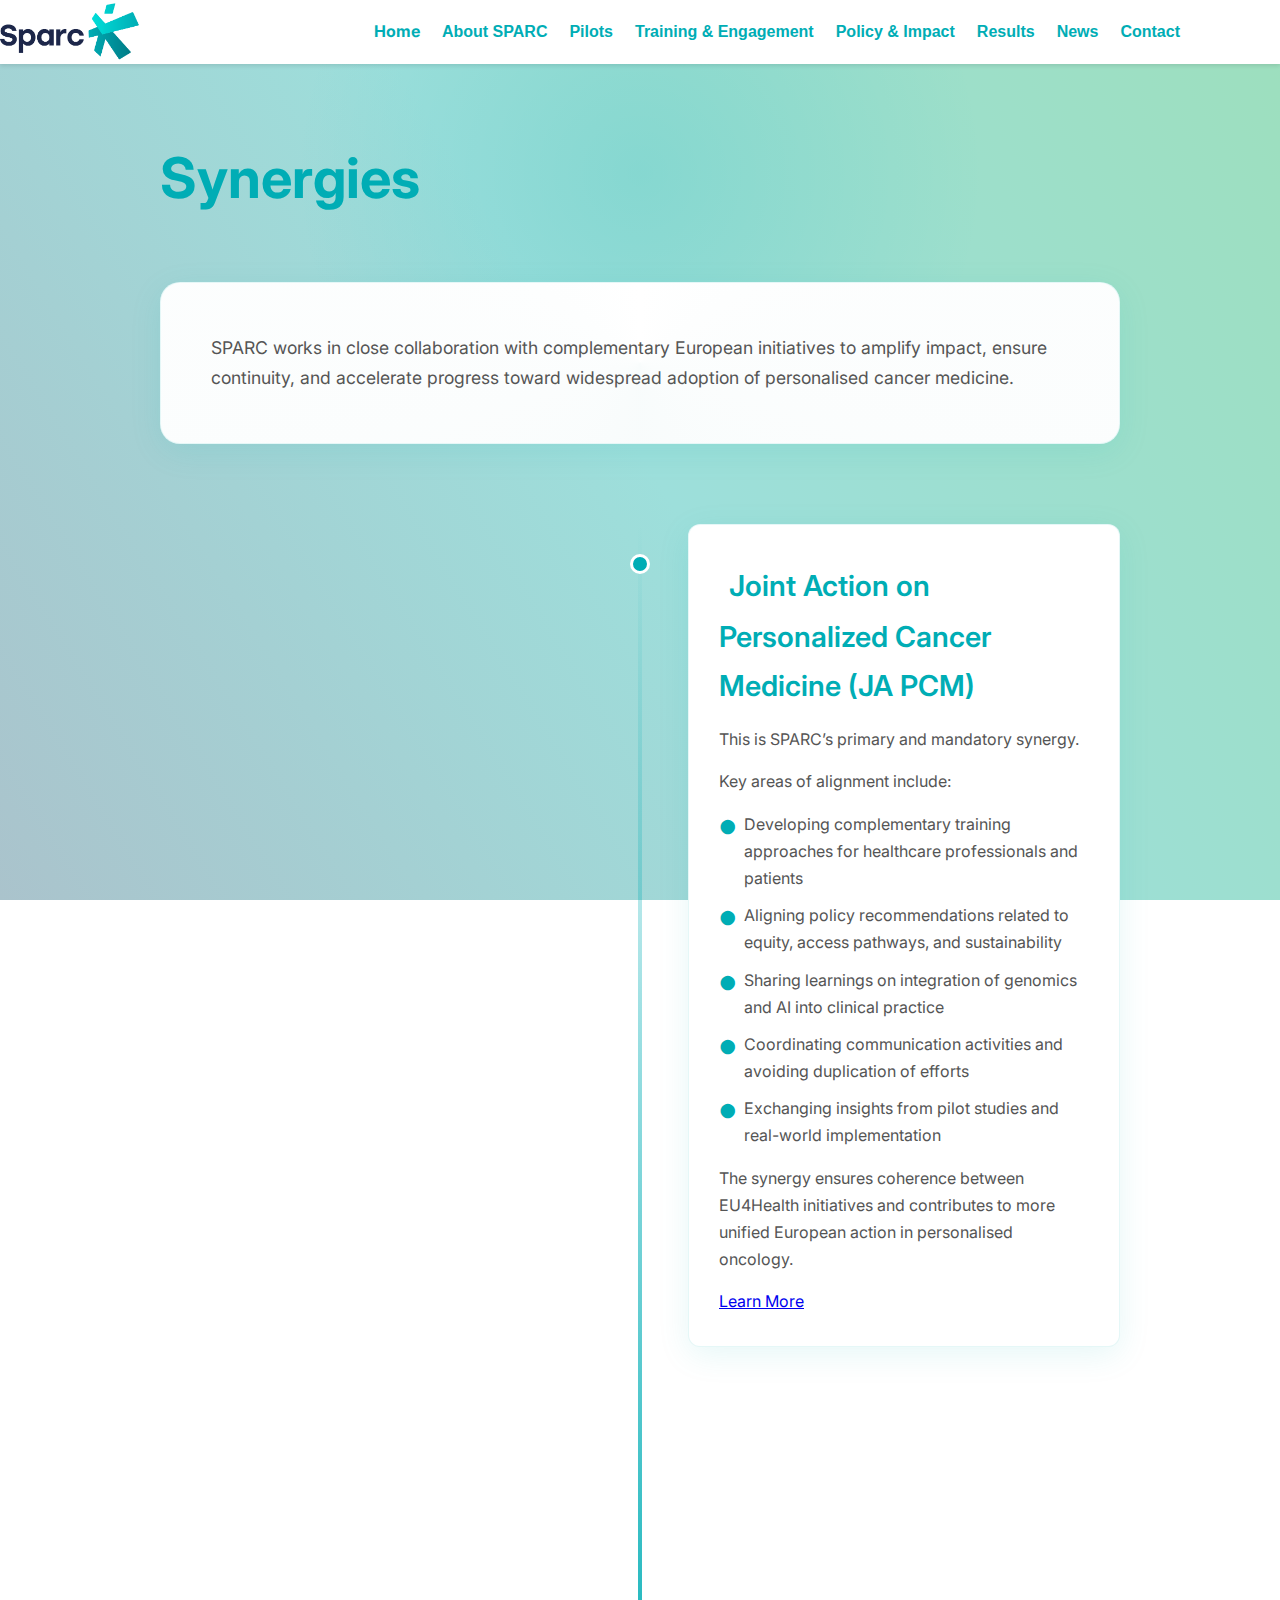
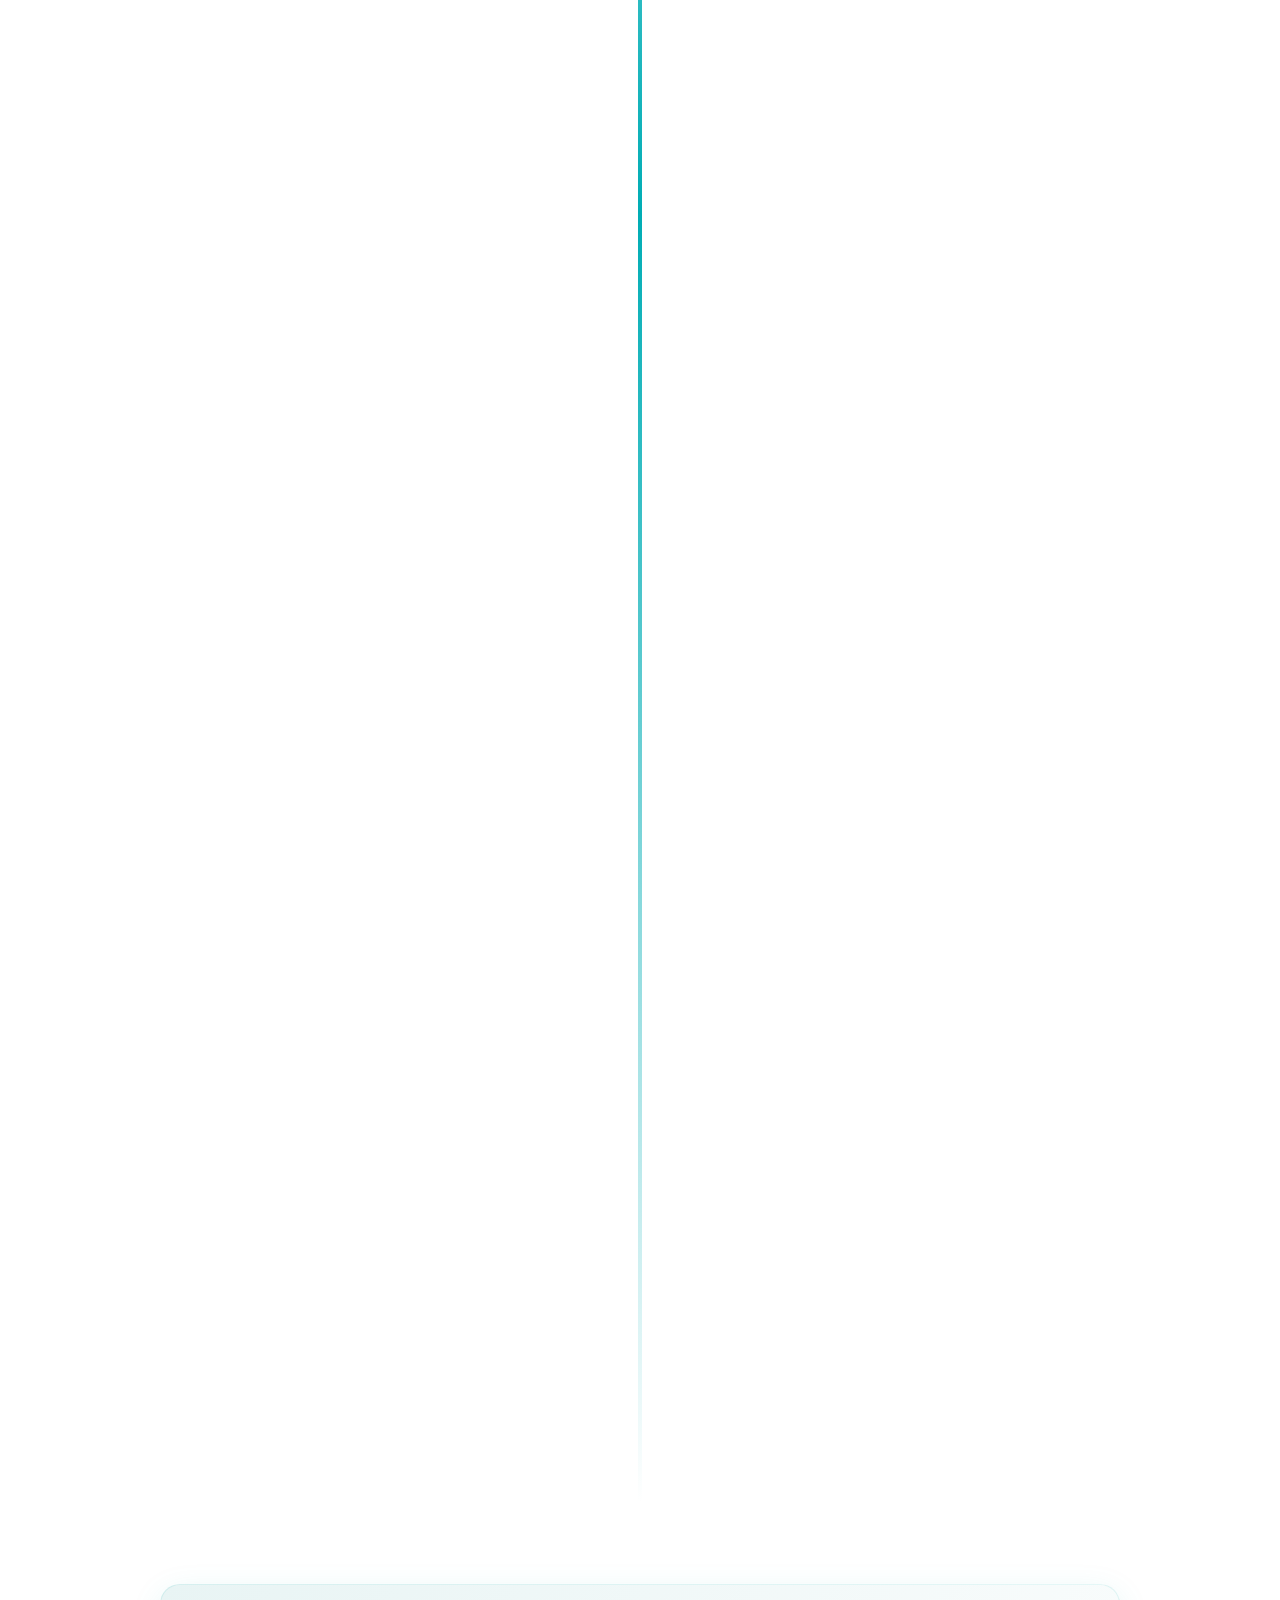
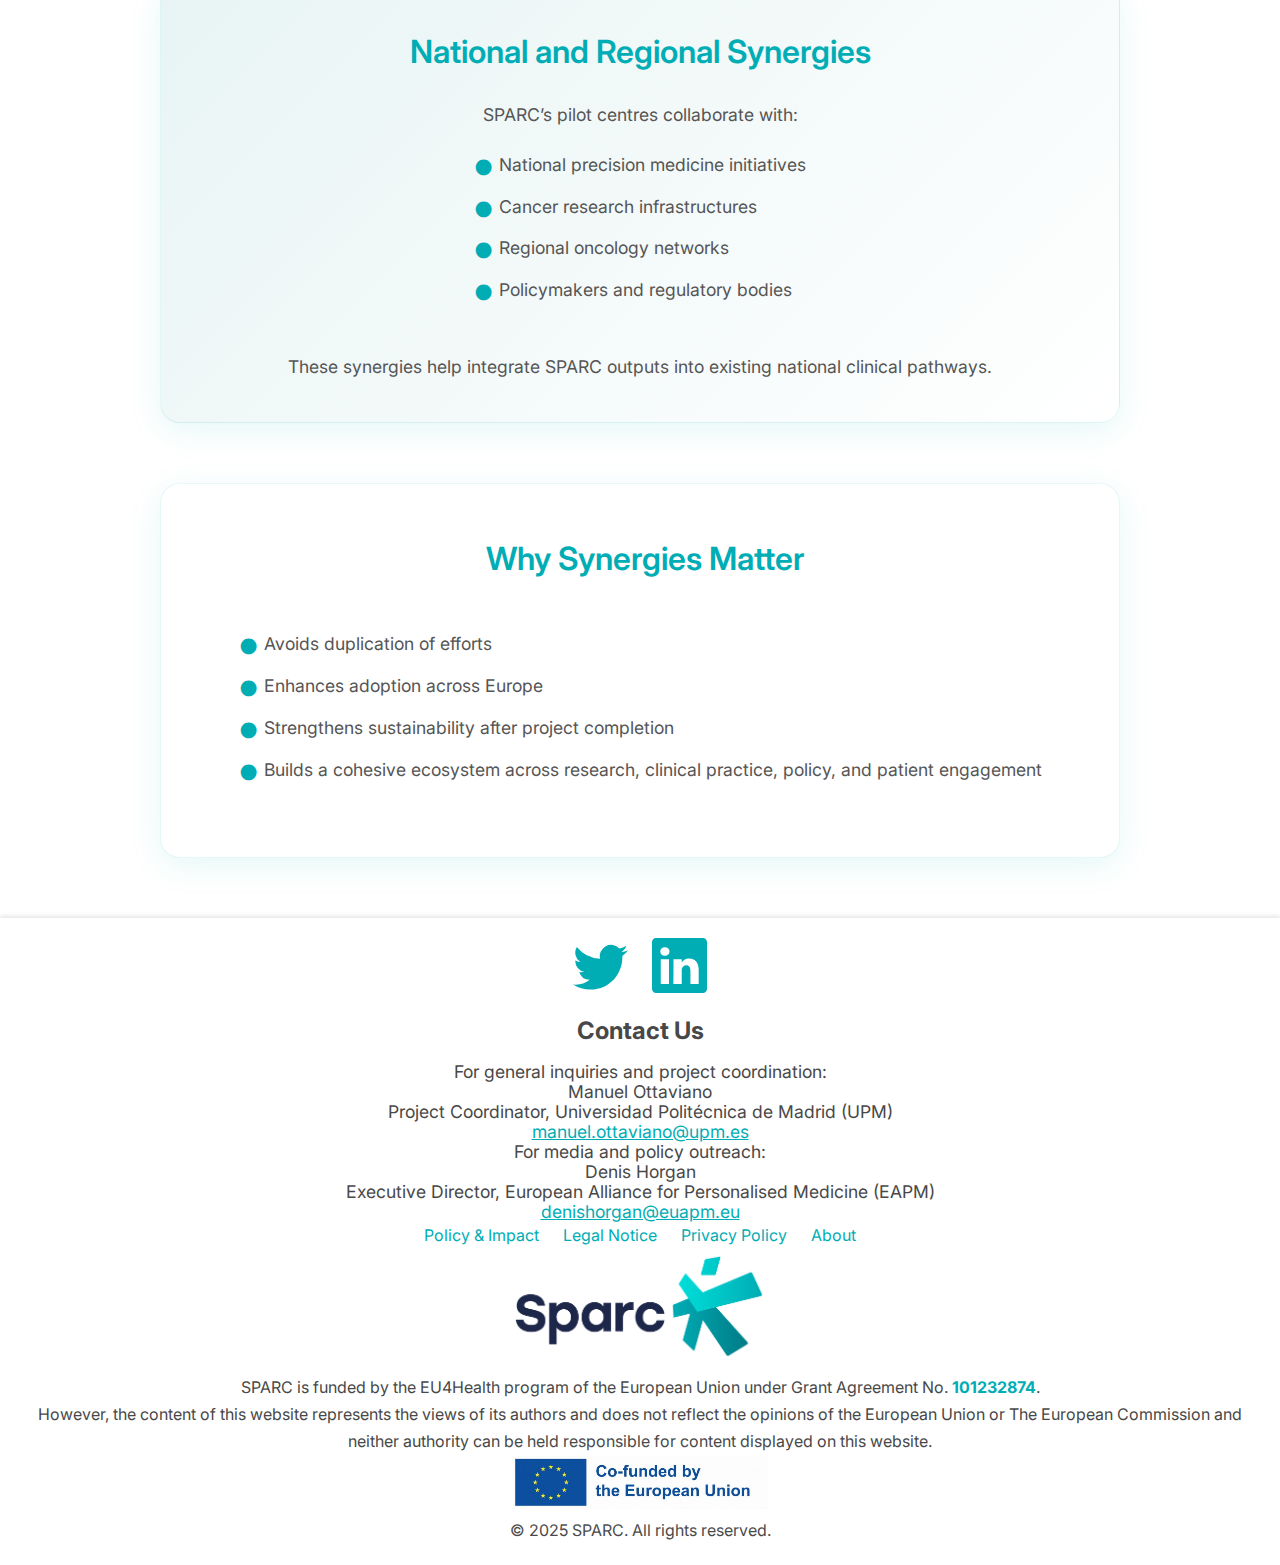
<file: synergis.html>
<!DOCTYPE html>
<html lang="en">

<head>
    <meta charset="UTF-8">
    <meta name="viewport" content="width=device-width, initial-scale=1.0">
    <title>SPARC</title>
    <link rel="preconnect" href="https://fonts.googleapis.com">
    <link rel="preconnect" href="https://fonts.gstatic.com" crossorigin>
    <link
        href="https://fonts.googleapis.com/css2?family=Inter:ital,opsz,wght@0,14..32,100..900;1,14..32,100..900&display=swap"
        rel="stylesheet">

    <link rel="stylesheet" href="css/base.css?v=1.1">
    <link rel="icon" href="imgs/sparcSign-transparent.png" type="image/x-icon">
    <!-- Cloudflare Web Analytics --><script defer src='https://static.cloudflareinsights.com/beacon.min.js' data-cf-beacon='{"token": "9d5d4af059e24347942005f453c8cddc"}'></script><!-- End Cloudflare Web Analytics -->
</head>

<body>
    <div class="scroll-to-top">↑</div>

    <header>
        <div class="mobile-menu-icon" onclick="toggleMenu()">
            <div></div>
            <div></div>
            <div></div>
        </div>
        <img src="imgs/Sparc_logo_positive_color_tagline_RGB.png" alt="SPARC Logo">

        <nav>
            <ul>
                <li><a href="index.html" class="dropdown-button no-underline">Home</a></li>
                <li>
                    <div class="dropdown">
                        <button class="dropdown-button">About SPARC</button>
                        <div class="dropdown-content">
                            <a href="index.html#about">Overview</a>
                            <a href="index.html#objective">Objectives & Approach</a>
                            <a href="index.html#">Project Structure & Work Packages</a>
                            <a href="index.html#consort">Consortium Partners</a>
                        </div>
                    </div>
                </li>
                <li>
                    <div class="dropdown">
                        <button class="dropdown-button">Pilots</button>
                        <div class="dropdown-content">
                            <a href="index.html#pilot">Cancer Pilots Overview</a>
                            <a href="index.html#pilot">Results & Insights</a>
                        </div>
                    </div>
                </li>
                <li>
                    <div class="dropdown">
                        <button class="dropdown-button">Training & Engagement</button>
                        <div class="dropdown-content">
                            <a href="index.html#training">Training for Health Professionals</a>
                            <a href="index.html#training">Training for Patients</a>
                            <a href="index.html#training">Engagement & Twinning</a>
                        </div>
                    </div>
                </li>
                <li>
                    <div class="dropdown">
                        <button class="dropdown-button">Policy & Impact</button>
                        <div class="dropdown-content">
                            <a href="index.html#impact">EU & National Alignment</a>
                            <a href="index.html#impact">Equity & Sustainability</a>
                            <a href="index.html#impact">Impact Dashboard</a>
                            <a href="index.html#impact">Synergies</a>
                        </div>
                    </div>
                </li>
                <li>
                    <div class="dropdown">
                        <button class="dropdown-button">Results</button>
                        <div class="dropdown-content">
                            <a href="index.html#result">Deliverables & Publications</a>
                            <a href="index.html#result">Data Architecture & Tools</a>
                            <a href="index.html#result">Pilot Results & Insights</a>
                        </div>
                    </div>
                </li>
                <li>
                    <div class="dropdown">
                        <button class="dropdown-button">News</button>
                        <div class="dropdown-content">
                            <a href="newsletter.html">Newsroom</a>
                            <a href="news.html">Events & Conferences</a>
                            <a href="#">Gallery</a>
                            <a href="press.html">Press Releases</a>
                        </div>
                    </div>
                </li>
                <li>
                    <div class="dropdown">
                        <button class="dropdown-button">Contact</button>
                        <div class="dropdown-content">
                            <a href="#contact">Contact Us</a>
                            <a href="#">Funding & Credits</a>
                        </div>
                    </div>
                </li>
            </ul>
        </nav>
    </header>

    <link rel="stylesheet" href="css/synerg.css?v=1.2">


    <div class="sparc-synergies-main-container">
        <header class="sparc-synergies-header-section" style="background: none; box-shadow: none;">
            <h1>Synergies</h1>
        </header>

        <section class="sparc-synergies-intro-section">
            <p>SPARC works in close collaboration with complementary European initiatives to amplify impact, ensure
                continuity, and accelerate progress toward widespread adoption of personalised cancer medicine.</p>
        </section>

        <section class="sparc-synergies-timeline-container">
            <div class="sparc-synergies-timeline-line"></div>
            <div class="sparc-synergies-timeline-item">
                <div class="sparc-synergies-timeline-marker"></div>
                <div class="sparc-synergies-timeline-content">
                    <h2>Joint Action on Personalized Cancer Medicine (JA PCM)</h2>
                    <p>This is SPARC’s primary and mandatory synergy.</p>
                    <p>Key areas of alignment include:</p>
                    <ul>
                        <li>Developing complementary training approaches for healthcare professionals and patients</li>
                        <li>Aligning policy recommendations related to equity, access pathways, and sustainability</li>
                        <li>Sharing learnings on integration of genomics and AI into clinical practice</li>
                        <li>Coordinating communication activities and avoiding duplication of efforts</li>
                        <li>Exchanging insights from pilot studies and real-world implementation</li>
                    </ul>
                    <p>The synergy ensures coherence between EU4Health initiatives and contributes to more unified
                        European action in personalised oncology.</p>
                    <div class="learn-more-link">
                        <a href="japcm.html">Learn More</a>
                    </div>
                </div>
            </div>

            <div class="sparc-synergies-timeline-item">
                <div class="sparc-synergies-timeline-marker"></div>
                <div class="sparc-synergies-timeline-content">
                    <h2>Europe’s Beating Cancer Plan</h2>
                    <p>SPARC supports goals related to early detection, diagnostic capacity, treatment innovation, and
                        cross-border cooperation.</p>
                    <p>By improving access to high-quality diagnostics and promoting equitable care pathways, SPARC
                        contributes to several flagship initiatives under the Plan.</p>
                </div>
            </div>

            <div class="sparc-synergies-timeline-item">
                <div class="sparc-synergies-timeline-marker"></div>
                <div class="sparc-synergies-timeline-content">
                    <h2>EU4Health Programme</h2>
                    <p>SPARC strengthens the programme’s pillars of resilience, innovation, health system
                        transformation, and collaboration.</p>
                    <p>The project directly supports:</p>
                    <ul>
                        <li>Workforce skills development</li>
                        <li>Improved cancer diagnostic capacity</li>
                        <li>Digital health infrastructure improvements</li>
                        <li>Patient empowerment</li>
                    </ul>
                </div>
            </div>

            <div class="sparc-synergies-timeline-item">
                <div class="sparc-synergies-timeline-marker"></div>
                <div class="sparc-synergies-timeline-content">
                    <h2>EU Cancer Mission</h2>
                    <p>SPARC complements the Mission’s objectives by generating evidence, improving data
                        interoperability, and promoting translational adoption of precision oncology technologies.</p>
                </div>
            </div>

            <div class="sparc-synergies-timeline-item">
                <div class="sparc-synergies-timeline-marker"></div>
                <div class="sparc-synergies-timeline-content">
                    <h2>European Health Data Space (EHDS)</h2>
                    <p>SPARC contributes through:</p>
                    <ul>
                        <li>Development of interoperable cancer data models</li>
                        <li>Testing governance frameworks for secure data access</li>
                        <li>Advancing harmonisation practices that can support wider EHDS use cases</li>
                    </ul>
                </div>
            </div>
        </section>

        <section class="sparc-synergies-national-section">
            <h2>National and Regional Synergies</h2>
            <p>SPARC’s pilot centres collaborate with:</p>
            <ul>
                <li>National precision medicine initiatives</li>
                <li>Cancer research infrastructures</li>
                <li>Regional oncology networks</li>
                <li>Policymakers and regulatory bodies</li>
            </ul>
            <p>These synergies help integrate SPARC outputs into existing national clinical pathways.</p>
        </section>

        <section class="sparc-synergies-why-section">
            <h2>Why Synergies Matter</h2>
            <ul>
                <li>Avoids duplication of efforts</li>
                <li>Enhances adoption across Europe</li>
                <li>Strengthens sustainability after project completion</li>
                <li>Builds a cohesive ecosystem across research, clinical practice, policy, and patient engagement</li>
            </ul>
        </section>
    </div>


    <script src="js/synerg.js?v=1.1"></script>
    <link rel="stylesheet" href="https://cdnjs.cloudflare.com/ajax/libs/font-awesome/4.7.0/css/font-awesome.min.css">
    <footer>
        <div class="social-media">

            <a href="https://x.com/sparc_eu_?s=21">
                <svg xmlns="http://www.w3.org/2000/svg" width="16" height="16" fill="currentColor" class="bi bi-twitter"
                    viewBox="0 0 16 16">
                    <path
                        d="M5.026 15c6.038 0 9.341-5.003 9.341-9.334q.002-.211-.006-.422A6.7 6.7 0 0 0 16 3.542a6.7 6.7 0 0 1-1.889.518 3.3 3.3 0 0 0 1.447-1.817 6.5 6.5 0 0 1-2.087.793A3.286 3.286 0 0 0 7.875 6.03a9.32 9.32 0 0 1-6.767-3.429 3.29 3.29 0 0 0 1.018 4.382A3.3 3.3 0 0 1 .64 6.575v.045a3.29 3.29 0 0 0 2.632 3.218 3.2 3.2 0 0 1-.865.115 3 3 0 0 1-.614-.057 3.28 3.28 0 0 0 3.067 2.277A6.6 6.6 0 0 1 .78 13.58a6 6 0 0 1-.78-.045A9.34 9.34 0 0 0 5.026 15" />
                </svg></a>
            <a href="https://www.linkedin.com/company/sparc-eu/">
                <svg xmlns="http://www.w3.org/2000/svg" width="16" height="16" fill="currentColor"
                    class="bi bi-linkedin" viewBox="0 0 16 16">
                    <path
                        d="M0 1.146C0 .513.526 0 1.175 0h13.65C15.474 0 16 .513 16 1.146v13.708c0 .633-.526 1.146-1.175 1.146H1.175C.526 16 0 15.487 0 14.854zm4.943 12.248V6.169H2.542v7.225zm-1.2-8.212c.837 0 1.358-.554 1.358-1.248-.015-.709-.52-1.248-1.342-1.248S2.4 3.226 2.4 3.934c0 .694.521 1.248 1.327 1.248zm4.908 8.212V9.359c0-.216.016-.432.08-.586.173-.431.568-.878 1.232-.878.869 0 1.216.662 1.216 1.634v3.865h2.401V9.25c0-2.22-1.184-3.252-2.764-3.252-1.274 0-1.845.7-2.165 1.193v.025h-.016l.016-.025V6.169h-2.4c.03.678 0 7.225 0 7.225z" />
                </svg></a>

        </div>
        <div class="footer-content">
            <div class="contact-div" id="contact">
                <h3>Contact Us</h3>
                <span>
                    <p>For general inquiries and project coordination:</p>
                    <p>Manuel Ottaviano</p>
                    <p>Project Coordinator, Universidad Politécnica de Madrid (UPM)</p>
                    <p><a href="malto:manuel.ottaviano@upm.es" class="mail-link">manuel.ottaviano@upm.es</a></p>
                   
                    <p>For media and policy outreach:</p>
                    <p>Denis Horgan</p>
                    <p>Executive Director, European Alliance for Personalised Medicine (EAPM)</p>
                    <p><a href="mailto:denishorgan@euapm.eu" class="mail-link">denishorgan@euapm.eu</a></p>
                </span>
            </div>

            <div class="footer-links">
                <a href="impactdashboard.html">Policy & Impact</a>
                <a href="legal.html">Legal Notice</a>
                <a href="privacy.html">Privacy Policy</a>
                <a href="about.html">About</a>
            </div>
        </div>
        <img src="imgs/Sparc_logo_positive_color_tagline_RGB.png" alt="SPARC Logo">
        <p>SPARC is funded by the EU4Health program of the European Union under Grant Agreement No. <strong>101232874</strong>.<br>However, the content of this website represents the views of its authors and does not reflect the opinions of the European Union or The European Commission and neither authority can be held responsible for content displayed on this website.</p>
        <img src="imgs/Co-fundedEU_POS.jpg" >
        <p>&copy; 2025 SPARC. All rights reserved.</p>
    </footer>

  <style>
        .fixed-cross {
            position: fixed;
        }
    </style>

    <script>
        function toggleMenu() {
            const menuIcon = document.querySelector('.mobile-menu-icon');
            const nav = document.querySelector('nav ul');

            menuIcon.classList.toggle('active');
            menuIcon.classList.toggle('fixed-cross');
            nav.classList.toggle('show');
           
        }
        // Close menu when clicking outside
        document.addEventListener('click', function (event) {
            const nav = document.querySelector('nav ul');
            const menuIcon = document.querySelector('.mobile-menu-icon');

            if (!nav.contains(event.target) && !menuIcon.contains(event.target) && nav.classList.contains('show')) {
                nav.classList.remove('show');
                menuIcon.classList.remove('active');
            }
        });
    </script>
    <script src="js/dynamics.js?v=1.1"></script>
</body>

</html>
</file>
<file: css/base.css>
/* color palette: #1d274a, #00adb5, #4caf50, #f9f9f9, #ffffff */

* {
    margin: 0;
    padding: 0;
    box-sizing: border-box;
}

html,
body {
    height: 100%;
    margin: 0;
}

body {
    font-family: 'Inter', sans-serif;
    line-height: 1.6;
    overflow-x: hidden;
    position: relative;
    background-image: linear-gradient(58deg, #aac3cc, #9ddfdb, #9ddfbd);
    background-color: #fff;
    color: #484848;
    background-repeat: no-repeat;
    background-attachment: fixed;
    min-height: 100vh;
    display: flex;
    flex-direction: column;
}

/* Partner Slideshow Styles (multi-item carousel) */
.partner-slideshow-container {
    --visible: 4;
    max-width: 1000px;
    position: relative;
    margin: auto;
    padding: 12px 20px;
    overflow: hidden;
}


.partner-track {
    display: flex;
    transition: transform 0.6s ease;
    will-change: transform;
}

.partner-slides {
    flex: 0 0 calc(100% / var(--visible));
    box-sizing: border-box;
    padding: 10px;
    text-align: center;
    /* Ensure each slide has equal height and stacks image + text */
    display: flex;
    flex-direction: column;
    align-items: center;
    justify-content: center;
    height: 180px;
    /* adjust if you want taller/shorter slides */
}

/* Make anchor fill the slide when images are wrapped in <a> */
.partner-slides>a {
    display: flex;
    align-items: center;
    justify-content: center;
    width: 100%;
    height: auto;
    text-decoration: none;
    color: inherit;
}

.partner-slides img {
    max-height: 140px;
    /* uniform image height across slides */
    max-width: 100%;
    width: auto;
    margin: 0 auto;
    display: block;
    object-fit: contain;

}

@media (max-width: 768px) {
    .partner-slideshow-container {
        padding: 12px 10px;
        width: 100%;
    }    
}

/* Ensure partner track has no unexpected gaps */
.partner-track {
    gap: 0;
}

.partner-text {
    color: #1d274a;
    font-size: 15px;
    margin-top: 6px;
    font-weight: 500;
}

.prev,
.next {
    cursor: pointer;
    position: absolute;
    top: 50%;
    width: auto;
    padding: 10px 12px;
    margin-top: -22px;
    color: #1d274a;
    font-weight: bold;
    font-size: 20px;
    transition: 0.3s ease;
    border-radius: 4px;
    user-select: none;
    background-color: rgba(255, 255, 255, 0.9);
    box-shadow: 0 2px 6px rgba(0, 0, 0, 0.08);
}

.next {
    right: 6px;
}

.prev {
    left: 6px;
}

.prev:hover,
.next:hover {
    background-color: #00adb5;
    color: white;
}

.partner-dots {
    text-align: center;
    padding: 12px 0 0;
}

.partner-dots .dot {
    cursor: pointer;
    height: 8px;
    width: 8px;
    margin: 0 6px;
    background-color: #bbb;
    border-radius: 50%;
    display: inline-block;
    transition: background-color 0.3s ease;
}

.partner-dots .active-dot,
.partner-dots .dot:hover {
    background-color: #00adb5;
}

@media (max-width: 1100px) {
    .partner-slideshow-container {
        --visible: 3;
    }
}

@media (max-width: 900px) {
    .partner-slideshow-container {
        --visible: 2;
    }
}

@media (max-width: 600px) {
    .partner-slideshow-container {
        --visible: 1;
    }
}


header {
    display: flex;
    justify-content: space-between;
    align-items: center;
    box-shadow: 0 2px 4px rgba(0, 0, 0, 0.1);
    background-color: rgb(255, 255, 255);
}

header img {
    width: clamp(80px, 15vw, 140px);
    height: auto;
    transition: transform 0.3s ease;
}

header img:hover {
    transform: scale(1.03);

}

nav ul {
    padding: 10px 100px;
    display: flex;
    flex-direction: row;
    justify-content: right;
    align-items: center;
    gap: 22px;
}

nav li {
    list-style: none;
}

strong {
    color: #00adb5;
    font-weight: 700;
}

h1 {
    line-height: normal;
}

.no-underline {
    text-decoration: none;
    transition: all 0.3s ease;
}

.dropdown {
    position: relative;
}

.dropdown-button {
    background-color: transparent;
    font-weight: 700;
    color: #00adb5;
    border: none;
    cursor: pointer;
    font-size: clamp(.5rem, 1.5vw, 1rem);
    transition: all 0.3s ease;
}

.dropdown-content {
    display: none;
    position: absolute;
    background-color: #8efceda9;
    min-width: 160px;
    box-shadow: 0px 8px 16px 0px rgba(0, 0, 0, 0.2);
    z-index: 1;
}

.dropdown-content a {
    color: rgb(67, 67, 67);
    padding: 10px 12px;
    text-decoration: none;
    display: block;
    transition: all 0.3s ease;
}

.dropdown-content a:hover {
    color: #00adb5;
    backdrop-filter: blur(5px);
}

.dropdown:hover .dropdown-content {
    display: block;
}

.dropdown:hover .dropdown-button,
.no-underline:hover {
    /* background-color: #45a049; */
    text-shadow: 0 2px 4px #b9d6ffa9;
    transform: translateY(-10px);
}

footer {
    text-align: center;
    padding: 20px;
    background-color: #ffffff;
    color: #484848;
    width: 100%;
    box-shadow: 0 -2px 4px rgba(0, 0, 0, 0.1);
    margin-top: auto;
}

footer img {
    width: clamp(200px, 20vw, 800px);
    height: auto;
    filter: drop-shadow(0 5px 10px rgba(255, 255, 255, 0.5));
    transition: transform 0.3s ease;
}


footer img:hover {
    transform: scale(1.03);
}

.social-media a {
    margin: 0 10px;
    color: #00adb5;
    transition: all 0.3s ease;
}

.social-media svg {
    width: clamp(20px, 5vw, 55px);
    height: auto;
}

.social-media a:hover {
    transform: rotateX(4deg);
    animation: icon-anim 3s infinite;
}

.contact-div h3 {
    margin-top: 10px;
    font-size: clamp(1rem, 2.5vw, 1.5rem);
    color: #484848;
    margin-bottom: 10px;
}

.contact-div p {
    font-size: clamp(.7rem, 2vw, 1.1rem);
    color: #484848;
    line-height: 20px;
}

.footer-links a {
    color: #00adb5;
    padding: 10px;
    text-decoration: none;
}

@keyframes icon-anim {
    0% {
        color: #00adb5;
    }

    25% {
        color: #05797f;

    }

    50% {
        color: #fff;
    }

    75% {
        color: #05797f;
    }

    100% {
        color: #00adb5;
    }
}

/* Mobile Menu Icon */
.mobile-menu-icon {
    display: none;
    cursor: pointer;
    padding: 10px;
    z-index: 1000;
}

.mobile-menu-icon div {
    width: 25px;
    height: 3px;
    background-color: #00adb5;
    margin: 5px 0;
    transition: all 0.3s ease;
}

/* Responsive Styles */
@media screen and (max-width: 1024px) {
    header {
        padding: 10px 10px;
    }

    nav ul {
        gap: 10px;
    }

    .dropdown-button {
        font-size: clamp(0.8rem, 1.2vw, 1rem);
    }
}

@media screen and (max-width: 768px) {
    .mobile-menu-icon {
        display: block;
    }

    nav ul {
        display: none;
        position: fixed;
        top: 0;
        right: -100%;
        width: 80%;
        height: 100vh;
        background-color: rgba(210, 250, 255, 0.58);
        flex-direction: column;
        padding: 80px 20px;
        transition: right 0.3s ease;
        z-index: 999;
        backdrop-filter: blur(10px);
    }

    nav ul.show {
        display: flex;
        right: 0;
    }

    nav li {
        width: 100%;
    }

    .dropdown {
        width: 100%;
    }

    .dropdown-button {
        width: 100%;
        text-align: left;
        padding: 10px;
        font-size: 1rem;
    }

    .dropdown-content {
        position: relative;
        width: 100%;
        background-color: rgba(19, 67, 135, 0.3);
        box-shadow: none;
    }

    .dropdown-content a {
        padding: 12px 25px;
    }

    /* Animate menu icon to X when menu is open */
    .mobile-menu-icon.active div:nth-child(1) {
        transform: rotate(-45deg) translate(-5px, 6px);
    }

    .mobile-menu-icon.active div:nth-child(2) {
        opacity: 0;
    }

    .mobile-menu-icon.active div:nth-child(3) {
        transform: rotate(45deg) translate(-5px, -6px);
    }
}

@media screen and (max-width: 480px) {
    header {
        padding: 10px;
    }

    header img {
        width: clamp(150px, 12vw, 100px);
    }

    nav ul {
        width: 100%;
        padding: 60px 15px;
    }

    .dropdown-button {
        font-size: 0.9rem;
    }

    .dropdown-content a {
        padding: 10px 20px;
        font-size: 0.85rem;
    }
}

.mail-link {
    color: #00adb5;
}

/* Scroll to Top Button */
.scroll-to-top {
    position: fixed;
    bottom: 30px;
    right: 30px;
    background-color: #00adb5;
    color: white;
    width: 50px;
    height: 50px;
    border-radius: 50%;
    display: flex;
    justify-content: center;
    align-items: center;
    cursor: pointer;
    opacity: 0;
    visibility: hidden;
    transition: all 0.3s ease;
    box-shadow: 0 4px 15px rgba(0, 0, 0, 0.3);
    z-index: 9999;
    font-size: 24px;
    font-weight: bold;
}

.scroll-to-top.visible {
    opacity: 1;
    visibility: visible;
}

.scroll-to-top:hover {
    background-color: #008b92;
    transform: translateY(-3px);
    box-shadow: 0 6px 20px rgba(0, 0, 0, 0.4);
}
</file>
<file: css/about.css>
:root {
    --primary-color: #00adb5;
    --secondary-color: #e8f4f4;
    --text-light: #333;
    --text-dark: #555;
    --bg-light: #f9f9f9;
    --white: #ffffff;
    --shadow: 0 8px 32px rgba(0, 173, 181, 0.1);
    --shadow-hover: 0 12px 40px rgba(0, 173, 181, 0.2);
    --main-bg: #1d274a;
}

* {
    margin: 0;
    padding: 0;
    box-sizing: border-box;
}

body {
    font-family: 'Inter', sans-serif;
    color: #484848;
    line-height: 1.7;
    background-image: linear-gradient(58deg, #aac3cc, #9ddfdb, #9ddfbd);
    background-color: #fff;
    overflow-x: hidden;
}

li {
    display: flex;
    align-items: center;
}

.sparc-about-main-container {
    max-width: 1000px;
    margin: 0 auto;
    padding: 0 20px;
}

.sparc-about-header-section {
    text-align: center;
    background-color: transparent;
    border: none;
    padding: 80px 0 60px;
    position: relative;
    z-index: -1;
    overflow: hidden;
}

.sparc-about-header-section::before {
    content: '';
    position: absolute;
    top: 0;
    left: 0;
    right: 0;
    bottom: 0;
    background: radial-gradient(circle, rgba(0, 173, 181, 0.15) 0%, transparent 70%);
    animation: shimmer 6s ease-in-out infinite;
}

h1 {
    font-size: 3.5rem;
    font-weight: 700;
    color: var(--primary-color);
    margin-bottom: 10px;
    position: relative;
    z-index: 0;
    animation: slideInDown 1s ease-out;
}

.consortium {
    padding: 50px 20px;
}

.sparc-about-intro-section {
    background: var(--white);
    border-radius: 20px;
    padding: 50px;
    margin-bottom: 80px;
    box-shadow: var(--shadow);
    position: relative;
    overflow: hidden;
    animation: floatIn 1.2s ease-out;
    border: 1px solid rgba(0, 173, 181, 0.1);
}

.sparc-about-intro-section::before {
    content: '';
    position: absolute;
    top: -50%;
    left: -50%;
    width: 200%;
    height: 200%;
    background: conic-gradient(from 0deg, transparent, var(--secondary-color), transparent);
    animation: rotate 20s linear infinite;
    opacity: 0.3;
}

.sparc-about-intro-section p {
    font-size: 1.1rem;
    color: var(--text-dark);
    position: relative;
    z-index: 1;
}

.sparc-mission-vision-section {
    display: grid;
    grid-template-columns: 1fr 1fr;
    gap: 40px;
    margin-bottom: 80px;
}

.sparc-mission-card,
.sparc-vision-card {
    background: var(--white);
    border-radius: 16px;
    padding: 40px;
    box-shadow: var(--shadow);
    transition: all 0.4s ease;
    opacity: 0;
    transform: translateY(30px);
    border: 1px solid rgba(0, 173, 181, 0.1);
}

.sparc-mission-card {
    animation: slideInUp 0.8s ease-out forwards 0.2s;
}

.sparc-vision-card {
    animation: slideInUp 0.8s ease-out forwards 0.4s;
}

.sparc-mission-card:hover,
.sparc-vision-card:hover {
    transform: translateY(-5px);
    box-shadow: var(--shadow-hover);
}

.sparc-mission-card h2,
.sparc-vision-card h2 {
    font-size: 1.8rem;
    font-weight: 600;
    color: var(--primary-color);
    margin-bottom: 20px;
    position: relative;
}

.sparc-mission-card h2::before,
.sparc-vision-card h2::before {
    content: '';
    font-size: 1.2em;
    margin-right: 10px;
}

.sparc-mission-card p,
.sparc-vision-card p {
    font-size: 1.1rem;
    color: var(--text-dark);
}

.sparc-impact-section {
    margin-bottom: 80px;
}

.sparc-impact-section h2 {
    font-size: 2.2rem;
    font-weight: 600;
    color: var(--primary-color);
    text-align: center;
    margin-bottom: 40px;
    position: relative;
    animation: slideInDown 1s ease-out 0.6s both;
}

.sparc-impact-vertical-stack {
    display: flex;
    flex-direction: column;
    gap: 25px;
    margin-bottom: 40px;
}

.sparc-impact-card {
    background: var(--white);
    border-radius: 12px;
    overflow: hidden;
    box-shadow: var(--shadow);
    transition: all 0.5s cubic-bezier(0.25, 0.46, 0.45, 0.94);
    opacity: 0;
    transform: translateY(50px) scale(0.95);
    position: relative;
    border-left: 4px solid var(--primary-color);
}

.sparc-impact-card:nth-child(1) {
    animation: slideInUp 0.8s ease-out forwards 0.8s;
}

.sparc-impact-card:nth-child(2) {
    animation: slideInUp 0.8s ease-out forwards 1s;
}

.sparc-impact-card:nth-child(3) {
    animation: slideInUp 0.8s ease-out forwards 1.2s;
}

.sparc-impact-card:nth-child(4) {
    animation: slideInUp 0.8s ease-out forwards 1.4s;
}

.sparc-impact-card:nth-child(5) {
    animation: slideInUp 0.8s ease-out forwards 1.6s;
}

.sparc-impact-card:hover {
    transform: translateY(-10px) scale(1.01);
    box-shadow: var(--shadow-hover);
}

.sparc-impact-header {
    background: linear-gradient(135deg, var(--primary-color), #009da8);
    color: var(--white);
    padding: 30px;
    font-weight: 600;
    font-size: 1.1rem;
    cursor: pointer;
    position: relative;
    overflow: hidden;
    display: flex;
    align-items: center;
}

.sparc-impact-header::before {
    content: '';
    position: absolute;
    top: 50%;
    right: 20px;
    transform: translateY(-50%);
    width: 0;
    height: 0;
    border-left: 6px solid transparent;
    border-right: 6px solid transparent;
    border-top: 6px solid rgba(255, 255, 255, 0.8);
    transition: transform 0.3s ease;
}

.sparc-impact-header.sparc-toggle-active::before {
    transform: translateY(-50%) rotate(180deg);
}

.sparc-impact-header::after {
    content: '';
    position: absolute;
    top: 0;
    left: -100%;
    width: 100%;
    height: 100%;
    background: linear-gradient(90deg, transparent, rgba(255, 255, 255, 0.2), transparent);
    transition: left 0.5s;
}

.sparc-impact-header:hover::after {
    left: 100%;
}

.sparc-impact-number {
    display: inline-block;
    background: rgba(255, 255, 255, 0.2);
    border-radius: 50%;
    width: 35px;
    height: 35px;
    text-align: center;
    line-height: 35px;
    font-weight: 700;
    margin-right: 15px;
    flex-shrink: 0;
}

.sparc-impact-content {
    max-height: 0;
    overflow: hidden;
    transition: max-height 0.6s cubic-bezier(0.25, 0.46, 0.45, 0.94), padding 0.6s ease;
    background: linear-gradient(to bottom, var(--white), var(--secondary-color));
}

.sparc-impact-content.sparc-toggle-active {
    max-height: 1000px;
    padding: 30px;
    overflow-y: auto;
}

.sparc-impact-content ul {
    list-style: none;
    padding-left: 0;
    margin: 15px 0;
}

.sparc-impact-content li {
    position: relative;
    padding-left: 25px;
    margin-bottom: 12px;
    display: flex;
    align-items: center;
    font-size: 1rem;
    color: var(--text-dark);
}

.sparc-impact-content li::before {
    content: '●';
    position: absolute;
    left: 0;
    color: var(--primary-color);
    font-weight: bold;
    font-size: 1.2em;
}

.sparc-impact-content p {
    margin-bottom: 15px;
    font-size: 1rem;
    color: var(--text-dark);
}

.sparc-structure-section {
    background: linear-gradient(135deg, var(--secondary-color), var(--white));
    border-radius: 20px;
    padding: 40px;
    text-align: center;
    box-shadow: var(--shadow);
    margin-bottom: 60px;
    position: relative;
    animation: fadeInScale 1s ease-out 1.8s both;
    border: 1px solid rgba(0, 173, 181, 0.1);
}

.sparc-structure-section h2 {
    font-size: 2rem;
    font-weight: 600;
    color: var(--primary-color);
    margin-bottom: 20px;
    position: relative;
}

.sparc-structure-section h2::before {
    content: '';
    font-size: 1.2em;
    margin-right: 10px;
}

.sparc-structure-section p {
    font-size: 1.1rem;
    color: var(--text-dark);
}

@keyframes slideInDown {
    from {
        opacity: 0;
        transform: translateY(-30px);
    }

    to {
        opacity: 1;
        transform: translateY(0);
    }
}

@keyframes floatIn {
    from {
        opacity: 0;
        transform: translateY(30px) scale(0.98);
    }

    to {
        opacity: 1;
        transform: translateY(0) scale(1);
    }
}

@keyframes slideInUp {
    to {
        opacity: 1;
        transform: translateY(0) scale(1);
    }
}

@keyframes fadeInScale {
    from {
        opacity: 0;
        transform: scale(0.95);
    }

    to {
        opacity: 1;
        transform: scale(1);
    }
}

@keyframes shimmer {

    0%,
    100% {
        transform: translateX(-100%) skewX(-15deg);
    }

    50% {
        transform: translateX(100%) skewX(-15deg);
    }
}

@keyframes rotate {
    from {
        transform: rotate(0deg);
    }

    to {
        transform: rotate(360deg);
    }
}

/* Scroll-triggered animations */
.sparc-impact-card.sparc-scroll-animate {
    animation-play-state: running;
}

/* Tablet Responsive (768px - 1024px) */
@media (max-width: 1024px) and (min-width: 769px) {
    .sparc-about-main-container {
        padding: 0 15px;
        max-width: 900px;
    }

    .sparc-mission-vision-section {
        grid-template-columns: 1fr;
        gap: 30px;
    }

    .sparc-mission-card,
    .sparc-vision-card {
        padding: 35px;
    }

    .sparc-impact-header {
        padding: 25px;
    }
}

/* Mobile Responsive */
@media (max-width: 768px) {
    .sparc-about-main-container {
        padding: 0 10px;
    }

    .sparc-about-header-section {
        padding: 60px 0 40px;
    }

    h1 {
        font-size: 2.5rem;
    }

    .sparc-about-intro-section {
        padding: 30px 15px;
        margin-bottom: 60px;
        border-radius: 16px;
    }

    .sparc-mission-vision-section {
        grid-template-columns: 1fr;
        gap: 25px;
    }

    .sparc-mission-card,
    .sparc-vision-card {
        padding: 30px 20px;
        border-radius: 14px;
    }

    .sparc-mission-card h2,
    .sparc-vision-card h2 {
        font-size: 1.6rem;
    }

    .sparc-impact-section {
        margin-bottom: 60px;
    }

    .sparc-impact-section h2 {
        font-size: 1.8rem;
        margin-bottom: 30px;
    }

    .sparc-impact-vertical-stack {
        gap: 20px;
    }

    .sparc-impact-card {
        border-radius: 10px;
        border-left-width: 3px;
    }

    .sparc-impact-header {
        padding: 20px;
        font-size: 1rem;
    }

    .sparc-impact-number {
        width: 30px;
        height: 30px;
        line-height: 30px;
        margin-right: 12px;
    }

    .sparc-impact-header::before {
        right: 15px;
        border-top-width: 5px;
        border-left-width: 5px;
        border-right-width: 5px;
    }

    .sparc-impact-content.sparc-toggle-active {
        padding: 20px;
        max-height: 800px;
        overflow-y: auto;
    }

    .sparc-impact-content li {
        padding-left: 20px;
        font-size: 0.95rem;
        margin-bottom: 10px;
    }

    .sparc-impact-content li::before {
        font-size: 1em;
    }

    .sparc-impact-content p {
        font-size: 0.95rem;
    }

    .sparc-structure-section {
        padding: 30px 15px;
        border-radius: 16px;
        margin-bottom: 40px;
    }

    .sparc-structure-section h2 {
        font-size: 1.6rem;
        margin-bottom: 15px;
    }

    .sparc-structure-section p {
        font-size: 1rem;
    }
}

@media (max-width: 480px) {
    .sparc-about-main-container {
        padding: 0 8px;
    }

    h1 {
        font-size: 2rem;
    }

    .sparc-about-header-section {
        padding: 40px 0 30px;
    }

    .sparc-about-intro-section {
        padding: 20px 12px;
        margin-bottom: 40px;
    }

    .sparc-about-intro-section p {
        font-size: 1rem;
    }

    .sparc-mission-card,
    .sparc-vision-card {
        padding: 25px 15px;
    }

    .sparc-mission-card h2,
    .sparc-vision-card h2 {
        font-size: 1.4rem;
    }

    .sparc-impact-section h2 {
        font-size: 1.5rem;
    }

    .sparc-impact-header {
        padding: 18px;
        font-size: 0.95rem;
    }

    .sparc-impact-content.sparc-toggle-active {
        padding: 18px;
        max-height: 700px;
        overflow-y: auto;
    }

    .sparc-structure-section {
        padding: 20px 12px;
    }

    .sparc-structure-section h2 {
        font-size: 1.4rem;
    }
}







h1 {
    font-size: 3.5rem;
    font-weight: 700;
    color: var(--primary-color);
    margin-bottom: 10px;
    position: relative;
    z-index: 1;
    animation: slideInDown 1s ease-out;
}

.overview-section {
    background: var(--white);
    border-radius: 20px;
    padding: 50px;
    margin-bottom: 80px;
    box-shadow: var(--shadow);
    position: relative;
    overflow: hidden;
    animation: floatIn 1.2s ease-out;
    color: var(--text-dark);
}

.overview-section::before {
    content: '';
    position: absolute;
    top: -50%;
    left: -50%;
    width: 200%;
    height: 200%;
    background: conic-gradient(from 0deg, transparent, var(--secondary-color), transparent);
    animation: rotate 20s linear infinite;
    opacity: 0.3;
}

.overview-section p {
    font-size: 1.1rem;
    position: relative;
    z-index: 1;
}

.wp-section {
    margin-bottom: 80px;
}

.wp-section h2 {
    font-size: 2.2rem;
    font-weight: 600;
    color: var(--primary-color);
    text-align: center;
    margin-bottom: 40px;
    position: relative;
}

.wp-table-wrapper {
    background: var(--white);
    box-shadow: var(--shadow);
}

table {
    width: 100%;
    border-collapse: collapse;
    font-size: 1rem;
    color: var(--text-dark);
}

th,
td {
    padding: 16px;
    text-align: left;
    border-bottom: 1px solid #e0e0e0;
}

th {
    background: linear-gradient(135deg, var(--primary-color), #009da8);
    color: white;
    font-weight: 600;
    position: sticky;
    top: 0;
    z-index: 10;
}

tr:nth-child(even) {
    background: #f8f9fa;
}

tr:hover {
    background: var(--secondary-color);
    transform: scale(1.01);
    transition: all 0.3s ease;
}

.governance-section {
    background: linear-gradient(135deg, var(--secondary-color), var(--white));
    border-radius: 20px;
    padding: 40px;
    box-shadow: var(--shadow);
    margin-bottom: 60px;
    position: relative;
    color: var(--text-dark);
}

.governance-section h2 {
    font-size: 2rem;
    font-weight: 600;
    color: var(--primary-color);
    margin-bottom: 20px;
    text-align: center;
    position: relative;
}

.governance-section h2::before {
    content: '●';
    color: var(--primary-color);
    font-size: 1.5em;
    margin-right: 10px;
}

.governance-list {
    list-style: none;
    padding-left: 0;
}

.governance-list li {
    position: relative;
    padding-left: 25px;
    
    margin-bottom: 15px;
    font-size: 1.1rem;
}

.governance-list li::before {
    content: '●';
    position: absolute;
    left: 0;
    color: var(--primary-color);
    font-weight: bold;
    font-size: 1.2em;
}

.roles-section {
    background: var(--white);
    border-radius: 20px;
    padding: 40px;
    box-shadow: var(--shadow);
    margin-bottom: 60px;
    position: relative;
    color: var(--text-dark);
}

.roles-section h2 {
    font-size: 2rem;
    font-weight: 600;
    color: var(--primary-color);
    margin-bottom: 20px;
    text-align: center;
    position: relative;
}

.roles-section h2::before {
    content: '●';
    color: var(--primary-color);
    font-size: 1.5em;
    margin-right: 10px;
}

.roles-list {
    list-style: none;
    padding-left: 0;
}

.roles-list li {
    position: relative;
    padding-left: 25px;
    margin-bottom: 15px;
    font-size: 1.1rem;
}

.roles-list li::before {
    content: '●';
    position: absolute;
    left: 0;
    color: var(--primary-color);
    font-weight: bold;
    font-size: 1.2em;
}

@keyframes slideInDown {
    from {
        opacity: 0;
        transform: translateY(-30px);
    }

    to {
        opacity: 1;
        transform: translateY(0);
    }
}

@keyframes floatIn {
    from {
        opacity: 0;
        transform: translateY(30px) scale(0.98);
    }

    to {
        opacity: 1;
        transform: translateY(0) scale(1);
    }
}


@keyframes shimmer {

    0%,
    100% {
        transform: translateX(-100%) skewX(-15deg);
    }

    50% {
        transform: translateX(100%) skewX(-15deg);
    }
}

@keyframes rotate {
    from {
        transform: rotate(0deg);
    }

    to {
        transform: rotate(360deg);
    }
}

/* Responsive */
@media (max-width: 768px) {
    h1 {
        font-size: 2.5rem;
    }

    .overview-section {
        padding: 30px 20px;
    }

    .wp-section h2 {
        font-size: 1.8rem;
        margin-bottom: 30px;
    }

    .wp-table-wrapper {
        border-radius: 12px;
    }

    th,
    td {
        padding: 12px 8px;
        font-size: 0.9rem;
    }

    .governance-section,
    .roles-section {
        padding: 30px 20px;
    }

    .governance-section h2,
    .roles-section h2 {
        font-size: 1.6rem;
    }

    .governance-list li,
    .roles-list li {
        font-size: 1rem;
        padding-left: 20px;
    }
}

@media (max-width: 480px) {
    h1 {
        font-size: 2rem;
    }

    .container {
        padding: 0 15px;
    }

    .overview-section {
        padding: 25px 15px;
    }

    .wp-section h2 {
        font-size: 1.5rem;
    }

    th,
    td {
        padding: 10px 6px;
        font-size: 0.85rem;
    }

    .governance-section,
    .roles-section {
        padding: 25px 15px;
    }
}
</file>
<file: css/arch.css>
:root {
    --primary: #00adb5;
    --primary-dark: #009da8;
    --bg-main: #1d274a;
    --card-bg: #ffffff;
    --text-dark: #333;
    --text-light: #eee;
    --shadow: 0 10px 30px rgba(0, 173, 181, 0.15);
    --shadow-hover: 0 20px 50px rgba(0, 173, 181, 0.3);
}

* {
    margin: 0;
    padding: 0;
    box-sizing: border-box;
}

body {
    font-family: 'Inter', sans-serif;
    color: #484848;
    line-height: 1.7;
    background-image: linear-gradient(58deg, #aac3cc, #9ddfdb, #9ddfbd);
    background-color: #fff;
    overflow-x: hidden;
}

.data-arch-container {
    max-width: 1200px;
    margin: 0 auto;
    padding: 0 30px;
}

.data-arch-header {
    text-align: center;
    padding: 100px 0 70px;
    position: relative;
}

/* .data-arch-header::before {
    content: '';
    position: absolute;
    top: 50%;
    left: 50%;
    width: 600px;
    height: 600px;
    z-index: -1;
    background: radial-gradient(circle, rgba(0, 173, 181, 0.15), transparent 70%);
    transform: translate(-50%, -50%);
    animation: floatGlow 12s ease-in-out infinite;
    border-radius: 50%;
} */

h1 {
    font-size: 4rem;
    font-weight: 700;
    color: var(--primary);
    position: relative;
    z-index: 0;
    animation: zoomIn 1.2s ease-out;
}

.data-arch-intro {
    background: var(--card-bg);
    color: var(--text-dark);
    padding: 60px;
    border-radius: 24px;
    margin-bottom: 100px;
    box-shadow: var(--shadow);
    position: relative;
    overflow: hidden;
    animation: slideUpFade 1s ease-out 0.3s both;
}

.data-arch-intro::before {
    content: '';
    position: absolute;
    top: 0;
    left: 0;
    width: 100%;
    height: 5px;
    background: linear-gradient(90deg, var(--primary), var(--primary-dark));
}

.data-arch-intro p {
    font-size: 1.2rem;
    max-width: 900px;
    margin: 0 auto;
}

.data-arch-features h2 {
    font-size: 2.8rem;
    text-align: center;
    margin-bottom: 70px;
    color: var(--primary);
    position: relative;
    animation: slideUpFade 1s ease-out 0.6s both;
}

.data-arch-features h2::before {
    content: '';
    font-size: 1.4em;
    margin-right: 15px;
}

.data-arch-grid {
    display: grid;
    grid-template-columns: repeat(2, 1fr);
    gap: 40px;
    margin-bottom: 80px;
}

.data-arch-card {
    background: var(--card-bg);
    border-radius: 20px;
    overflow: hidden;
    box-shadow: var(--shadow);
    transition: all 0.6s cubic-bezier(0.25, 0.8, 0.25, 1);
    opacity: 0;
    transform: translateY(60px) rotateX(-10deg);
    perspective: 1000px;
}

.data-arch-card:nth-child(1) {
    animation: cardReveal 0.8s ease-out 0.8s forwards;
}

.data-arch-card:nth-child(2) {
    animation: cardReveal 0.8s ease-out 1s forwards;
}

.data-arch-card:nth-child(3) {
    animation: cardReveal 0.8s ease-out 1.2s forwards;
}

.data-arch-card:nth-child(4) {
    animation: cardReveal 0.8s ease-out 1.4s forwards;
}

.data-arch-card:hover {
    transform: translateY(-20px) rotateX(0deg);
    box-shadow: var(--shadow-hover);
}

.data-arch-card-header {
    background: linear-gradient(135deg, var(--primary), var(--primary-dark));
    color: white;
    padding: 35px 30px;
    position: relative;
    overflow: hidden;
}

.data-arch-card-header::after {
    content: '';
    position: absolute;
    top: -50%;
    left: -50%;
    width: 200%;
    height: 200%;
    background: radial-gradient(circle, rgba(255, 255, 255, 0.2), transparent);
    animation: headerShine 8s linear infinite;
}

.data-arch-card-num {
    display: inline-block;
    width: 50px;
    height: 50px;
    background: rgba(255, 255, 255, 0.2);
    border-radius: 50%;
    text-align: center;
    line-height: 50px;
    font-size: 1.5rem;
    font-weight: 700;
    margin-right: 20px;
    float: left;
}

.data-arch-card-title {
    font-size: 1.4rem;
    font-weight: 600;
    padding-top: 8px;
}

.data-arch-card-content {
    padding: 35px 30px;
    color: var(--text-dark);
}

.data-arch-card-content ul {
    list-style: none;
    margin: 20px 0;
}

.data-arch-card-content li {
    position: relative;
    display: flex;
    align-items: center;
    padding-left: 30px;
    margin-bottom: 15px;
    font-size: 1.1rem;
}



.data-arch-card-content li::before {
    content: '●';
    position: absolute;
    left: 0;
    color: var(--primary);
    font-weight: bold;
    font-size: 1.4em;
}

.data-arch-card-content p {
    margin-top: 20px;
    font-size: 1.05rem;
    line-height: 1.8;
}

@keyframes zoomIn {
    from {
        opacity: 0;
        transform: scale(0.8);
    }

    to {
        opacity: 1;
        transform: scale(1);
    }
}

@keyframes slideUpFade {
    from {
        opacity: 0;
        transform: translateY(40px);
    }

    to {
        opacity: 1;
        transform: translateY(0);
    }
}

@keyframes cardReveal {
    to {
        opacity: 1;
        transform: translateY(0) rotateX(0deg);
    }
}

@keyframes floatGlow {

    0%,
    100% {
        transform: translate(-50%, -50%) scale(1);
    }

    50% {
        transform: translate(-50%, -50%) scale(1.1);
    }
}

@keyframes headerShine {
    0% {
        transform: translateX(-100%) translateY(-100%) rotate(45deg);
    }

    100% {
        transform: translateX(100%) translateY(100%) rotate(45deg);
    }
}

/* Tablet */
@media (max-width: 1024px) {
    .data-arch-grid {
        grid-template-columns: 1fr;
        gap: 50px;
    }

    .data-arch-card-header {
        padding: 30px 25px;
    }

    .data-arch-card-num {
        width: 45px;
        height: 45px;
        line-height: 45px;
        font-size: 1.3rem;
    }
}

/* Mobile */
@media (max-width: 768px) {
    .data-arch-container {
        padding: 0 15px;
    }

    .data-arch-header {
        padding: 70px 0 50px;
    }

    h1 {
        font-size: 2.8rem;
    }

    .data-arch-intro {
        padding: 40px 25px;
        margin-bottom: 70px;
        border-radius: 18px;
    }

    .data-arch-intro p {
        font-size: 1.1rem;
    }

    .data-arch-features h2 {
        font-size: 2.2rem;
        margin-bottom: 50px;
    }

    .data-arch-grid {
        gap: 40px;
    }

    .data-arch-card-header {
        padding: 25px 20px;
    }

    .data-arch-card-num {
        width: 40px;
        height: 40px;
        line-height: 40px;
        font-size: 1.2rem;
        margin-right: 15px;
    }

    .data-arch-card-title {
        font-size: 1.2rem;
    }

    .data-arch-card-content {
        padding: 30px 20px;
    }

    .data-arch-card-content li {
        font-size: 1rem;
        padding-left: 25px;
    }
}

@media (max-width: 480px) {
    h1 {
        font-size: 2.3rem;
    }

    .data-arch-header {
        padding: 50px 0 40px;
    }

    .data-arch-intro {
        padding: 30px 20px;
    }

    .data-arch-features h2 {
        font-size: 1.9rem;
    }

    .data-arch-card-header {
        padding: 20px 15px;
    }

    .data-arch-card-content {
        padding: 25px 15px;
    }
}
</file>
<file: css/impact.css>
:root {
    --primary-color: #00adb5;
    --secondary-color: #e8f4f4;
    --text-light: #333;
    --text-dark: #555;
    --bg-light: #f9f9f9;
    --white: #ffffff;
    --shadow: 0 8px 32px rgba(0, 173, 181, 0.1);
    --shadow-hover: 0 12px 40px rgba(0, 173, 181, 0.2);
}

* {
    margin: 0;
    padding: 0;
    box-sizing: border-box;
}

body {
    font-family: 'Inter', sans-serif;
    color: #484848;
    line-height: 1.7;
    background-image: linear-gradient(58deg, #aac3cc, #9ddfdb, #9ddfbd);
    background-color: #fff;
    overflow-x: hidden;
}

.sparc-dashboard-main-container {
    max-width: 800px;
    margin: 0 auto;
    padding: 0 20px;
}

.sparc-header-primary-section {
    text-align: center;
    padding: 80px 0 60px;
    position: relative;
    overflow: hidden;
}

.sparc-header-primary-section::before {
    content: '';
    position: absolute;
    top: 0;
    left: 0;
    right: 0;
    bottom: 0;
    z-index: -1;
    background: radial-gradient(circle, rgba(0, 173, 181, 0.1) 0%, transparent 70%);
    animation: shimmer 6s ease-in-out infinite;
}

h1 {
    font-size: 3.5rem;
    font-weight: 700;
    color: var(--primary-color);
    margin-bottom: 10px;
    position: relative;
    z-index: 0;
    animation: slideInDown 1s ease-out;
}

.sparc-overview-intro-section {
    background: var(--white);
    border-radius: 20px;
    padding: 50px;
    margin-bottom: 80px;
    box-shadow: var(--shadow);
    position: relative;
    overflow: hidden;
    animation: floatIn 1.2s ease-out;
    border: 1px solid rgba(0, 173, 181, 0.1);
}

.sparc-overview-intro-section::before {
    content: '';
    position: absolute;
    top: -50%;
    left: -50%;
    width: 200%;
    height: 200%;
    background: conic-gradient(from 0deg, transparent, var(--secondary-color), transparent);
    animation: rotate 20s linear infinite;
    opacity: 0.3;
}

.sparc-overview-intro-section p {
    font-size: 1.1rem;
    color: var(--text-dark);
    position: relative;
    z-index: 1;
}

.sparc-impact-domains-primary-section {
    margin-bottom: 80px;
}

.sparc-impact-domains-primary-section h2 {
    font-size: 2.2rem;
    font-weight: 600;
    color: var(--primary-color);
    text-align: center;
    margin-bottom: 40px;
    position: relative;
    animation: slideInDown 1s ease-out 0.5s both;
}

.sparc-impact-domains-primary-section h2::before {
    content: '';
    font-size: 1.2em;
    margin-right: 10px;
}

.sparc-impact-vertical-stack-container {
    display: flex;
    flex-direction: column;
    gap: 25px;
    margin-bottom: 40px;
}

.sparc-impact-domain-card-element {
    background: var(--white);
    border-radius: 12px;
    overflow: hidden;
    box-shadow: var(--shadow);
    transition: all 0.5s cubic-bezier(0.25, 0.46, 0.45, 0.94);
    opacity: 0;
    transform: translateY(50px) scale(0.95);
    position: relative;
    border-left: 4px solid var(--primary-color);
}

.sparc-impact-domain-card-element:nth-child(1) {
    animation: slideInUp 0.8s ease-out forwards;
}

.sparc-impact-domain-card-element:nth-child(2) {
    animation: slideInUp 0.8s ease-out 0.2s forwards;
}

.sparc-impact-domain-card-element:nth-child(3) {
    animation: slideInUp 0.8s ease-out 0.4s forwards;
}

.sparc-impact-domain-card-element:nth-child(4) {
    animation: slideInUp 0.8s ease-out 0.6s forwards;
}

.sparc-impact-domain-card-element:nth-child(5) {
    animation: slideInUp 0.8s ease-out 0.8s forwards;
}

.sparc-impact-domain-card-element:hover {
    transform: translateX(10px) scale(1.01);
    box-shadow: var(--shadow-hover);
}

.sparc-impact-domain-card-header {
    background: linear-gradient(135deg, var(--primary-color), #009da8);
    color: var(--white);
    padding: 30px;
    font-weight: 600;
    font-size: 1.1rem;
    cursor: pointer;
    position: relative;
    overflow: hidden;
    display: flex;
    align-items: center;
}

.sparc-impact-domain-card-header::before {
    content: '';
    position: absolute;
    top: 50%;
    right: 20px;
    transform: translateY(-50%);
    width: 0;
    height: 0;
    border-left: 6px solid transparent;
    border-right: 6px solid transparent;
    border-top: 6px solid rgba(255, 255, 255, 0.8);
    transition: transform 0.3s ease;
}

.sparc-impact-domain-card-header.sparc-toggle-active::before {
    transform: translateY(-50%) rotate(180deg);
}

.sparc-impact-domain-card-header::after {
    content: '';
    position: absolute;
    top: 0;
    left: -100%;
    width: 100%;
    height: 100%;
    background: linear-gradient(90deg, transparent, rgba(255, 255, 255, 0.2), transparent);
    transition: left 0.5s;
}

.sparc-impact-domain-card-header:hover::after {
    left: 100%;
}

.sparc-impact-domain-number-badge {
    display: inline-block;
    background: rgba(255, 255, 255, 0.2);
    border-radius: 50%;
    width: 35px;
    height: 35px;
    text-align: center;
    line-height: 35px;
    font-weight: 700;
    margin-right: 15px;
    flex-shrink: 0;
}

.sparc-impact-domain-detailed-content {
    max-height: 0;
    overflow: hidden;
    transition: max-height 0.6s cubic-bezier(0.25, 0.46, 0.45, 0.94), padding 0.6s ease;
    background: linear-gradient(to bottom, var(--white), var(--secondary-color));
}

.sparc-impact-domain-detailed-content.sparc-toggle-active {
    max-height: 1000px;
    padding: 30px;
    overflow-y: auto;
}

.sparc-impact-domain-detailed-content ul {
    list-style: none;
    padding-left: 0;
    margin: 15px 0;
}

.sparc-impact-domain-detailed-content li {
    position: relative;
    padding-left: 25px;
    margin-bottom: 12px;
    font-size: 1rem;
    color: var(--text-dark);
}

.sparc-impact-domain-detailed-content li::before {
    content: '●';
    position: absolute;
    left: 0;
    color: var(--primary-color);
    font-weight: bold;
    font-size: 1.2em;
}

.sparc-impact-domain-detailed-content p {
    margin-bottom: 15px;
    font-size: 1rem;
    color: var(--text-dark);
}

.sparc-explore-extended-dashboard-section {
    background: linear-gradient(135deg, var(--secondary-color), var(--white));
    border-radius: 20px;
    padding: 40px;
    text-align: center;
    box-shadow: var(--shadow);
    margin-bottom: 60px;
    position: relative;
    animation: fadeInScale 1s ease-out 1.2s both;
    border: 1px solid rgba(0, 173, 181, 0.1);
}

.sparc-explore-extended-dashboard-section h2 {
    font-size: 2rem;
    font-weight: 600;
    color: var(--primary-color);
    margin-bottom: 20px;
    position: relative;
}

.sparc-explore-extended-dashboard-section h2::before {
    content: '';
    font-size: 1.2em;
    margin-right: 10px;
}

.sparc-explore-extended-dashboard-section p {
    text-align: left;
}


.sparc-explore-extended-dashboard-section ul {
    display: block;
    text-align: left;
    list-style: none;
    margin: 20px 0;
}

.sparc-explore-extended-dashboard-section li {
    position: relative;
    padding-left: 25px;
    margin-bottom: 12px;
    font-size: 1.1rem;
    color: var(--text-dark);
}

.sparc-explore-extended-dashboard-section li::before {
    content: '●';
    position: absolute;
    left: 0;
    color: var(--primary-color);
    font-weight: bold;
    font-size: 1.2em;
}

.sparc-explore-extended-dashboard-section p {
    font-size: 1.1rem;
    color: var(--text-dark);
    margin-top: 15px;
}

@keyframes slideInDown {
    from {
        opacity: 0;
        transform: translateY(-30px);
    }

    to {
        opacity: 1;
        transform: translateY(0);
    }
}

@keyframes floatIn {
    from {
        opacity: 0;
        transform: translateY(30px) scale(0.98);
    }

    to {
        opacity: 1;
        transform: translateY(0) scale(1);
    }
}

@keyframes slideInUp {
    to {
        opacity: 1;
        transform: translateY(0) scale(1);
    }
}

@keyframes fadeInScale {
    from {
        opacity: 0;
        transform: scale(0.95);
    }

    to {
        opacity: 1;
        transform: scale(1);
    }
}

@keyframes shimmer {

    0%,
    100% {
        transform: translateX(-100%) skewX(-15deg);
    }

    50% {
        transform: translateX(100%) skewX(-15deg);
    }
}

@keyframes rotate {
    from {
        transform: rotate(0deg);
    }

    to {
        transform: rotate(360deg);
    }
}

/* Scroll-triggered animations */
.sparc-impact-domain-card-element.sparc-scroll-animate {
    animation-play-state: running;
}

/* Responsive Design */
@media (max-width: 768px) {
    .sparc-dashboard-main-container {
        padding: 0 15px;
    }

    .sparc-header-primary-section {
        padding: 60px 0 40px;
    }

    h1 {
        font-size: 2.5rem;
    }

    .sparc-overview-intro-section {
        padding: 30px 20px;
        margin-bottom: 60px;
        border-radius: 16px;
    }

    .sparc-impact-domains-primary-section {
        margin-bottom: 60px;
    }

    .sparc-impact-domains-primary-section h2 {
        font-size: 1.8rem;
        margin-bottom: 30px;
    }

    .sparc-impact-vertical-stack-container {
        gap: 20px;
    }

    .sparc-impact-domain-card-element {
        border-radius: 10px;
        border-left-width: 3px;
    }

    .sparc-impact-domain-card-header {
        padding: 20px;
        font-size: 1rem;
    }

    .sparc-impact-domain-number-badge {
        width: 30px;
        height: 30px;
        line-height: 30px;
        margin-right: 12px;
    }

    .sparc-impact-domain-card-header::before {
        right: 15px;
        border-top-width: 5px;
        border-left-width: 5px;
        border-right-width: 5px;
    }

    .sparc-impact-domain-detailed-content.sparc-toggle-active {
        padding: 20px;
        max-height: 800px;
        overflow-y: auto;
    }

    .sparc-impact-domain-detailed-content li {
        padding-left: 20px;
        font-size: 0.95rem;
        margin-bottom: 10px;
    }

    .sparc-impact-domain-detailed-content li::before {
        font-size: 1em;
    }

    .sparc-impact-domain-detailed-content p {
        font-size: 0.95rem;
    }

    .sparc-explore-extended-dashboard-section {
        padding: 30px 20px;
        border-radius: 16px;
        margin-bottom: 40px;
    }

    .sparc-explore-extended-dashboard-section h2 {
        font-size: 1.6rem;
        margin-bottom: 15px;
    }

    .sparc-explore-extended-dashboard-section ul {
        margin: 15px 0;
    }

    .sparc-explore-extended-dashboard-section li {
        padding-left: 20px;
        font-size: 1rem;
        margin-bottom: 10px;
    }

    .sparc-explore-extended-dashboard-section li::before {
        font-size: 1em;
    }

    .sparc-explore-extended-dashboard-section p {
        font-size: 1rem;
    }
}

@media (max-width: 480px) {
    h1 {
        font-size: 2rem;
    }

    .sparc-header-primary-section {
        padding: 40px 0 30px;
    }

    .sparc-overview-intro-section {
        padding: 20px 15px;
        margin-bottom: 40px;
    }

    .sparc-overview-intro-section p {
        font-size: 1rem;
    }

    .sparc-impact-domains-primary-section h2 {
        font-size: 1.5rem;
    }

    .sparc-impact-domain-card-header {
        padding: 18px;
        font-size: 0.95rem;
    }

    .sparc-impact-domain-detailed-content.sparc-toggle-active {
        padding: 18px;
        max-height: 700px;
        overflow-y: auto;
    }

    .sparc-explore-extended-dashboard-section {
        padding: 20px 15px;
    }

    .sparc-explore-extended-dashboard-section h2 {
        font-size: 1.4rem;
    }
}
</file>
<file: css/news.css>
.sparc-kickoff-main-wrapper {
    max-width: 900px;
    margin: 0 auto;
    padding: 20px;
}

.sparc-kickoff-header-section {
    text-align: center;
    display: block;
    box-shadow: none;
    background: none;
    padding: 60px 0 0px;
}

.sparc-kickoff-title-element {
    font-size: 2.5rem;
    font-weight: 700;
    color: #00adb5;
    margin-bottom: 10px;
}

.sparc-kickoff-location-date {
    font-size: 1.5rem;
    color: #666;
    margin-bottom: 40px;
}

.sparc-kickoff-content-section {
    background: rgba(255, 255, 255, 0.9);
    border-radius: 12px;
    padding: 30px;
    margin-bottom: 30px;
    box-shadow: 0 4px 12px rgba(0, 0, 0, 0.1);
    backdrop-filter: blur(10px);
}

.sparc-kickoff-subheading {
    font-size: 1.5rem;
    font-weight: 600;
    color: #00adb5;
    margin-bottom: 15px;
    border-bottom: 2px solid #00adb5;
    padding-bottom: 8px;
}

.sparc-kickoff-paragraph-text {
    font-size: 1rem;
    margin-bottom: 10px;
}

.sparc-kickoff-list-container ul {
    list-style-type: disc;
    padding-left: 20px;
}

.sparc-kickoff-list-item {
    margin-bottom: 10px;
}

.sparc-kickoff-link-button {
    display: inline-block;
    background: #00adb5;
    color: white;
    padding: 12px 24px;
    text-decoration: none;
    border-radius: 6px;
    font-weight: 500;
    margin: 15px 0;
    transition: background 0.3s ease;
}

.sparc-kickoff-link-button:hover {
    background: #009da8;
}

.sparc-kickoff-teleconference-section {
    background: rgba(255, 255, 255, 0.9);
    border-radius: 12px;
    padding: 30px;
    margin-bottom: 30px;
    box-shadow: 0 4px 12px rgba(0, 0, 0, 0.1);
    backdrop-filter: blur(10px);
}

.sparc-kickoff-tele-link {
    display: block;
    background: #00adb5;
    color: white;
    padding: 12px;
    text-decoration: none;
    border-radius: 6px;
    margin: 10px 0;
    text-align: center;
    font-weight: 500;
    transition: background 0.3s ease;
}

.sparc-kickoff-tele-link:hover {
    background: #009da8;
}

.sparc-kickoff-footer-section {
    text-align: center;
    padding: 40px 0;
    color: #666;
    font-size: 0.9rem;
}

@keyframes sparc-kickoff-fade-up {
    from {
        opacity: 0;
        transform: translateY(20px);
    }

    to {
        opacity: 1;
        transform: translateY(0);
    }
}

.sparc-kickoff-content-section,
.sparc-kickoff-teleconference-section {
    animation: sparc-kickoff-fade-up 0.6s ease-out forwards;
}

.sparc-kickoff-content-section:nth-child(1) {
    animation-delay: 0.1s;
}

.sparc-kickoff-content-section:nth-child(2) {
    animation-delay: 0.2s;
}

/* Responsive */
@media (max-width: 768px) {
    .sparc-kickoff-title-element {
        font-size: 2rem;
    }

    .sparc-kickoff-main-wrapper {
        padding: 15px;
    }

    .sparc-kickoff-content-section,
    .sparc-kickoff-teleconference-section {
        padding: 20px;
        margin-bottom: 20px;
    }

    .sparc-kickoff-subheading {
        font-size: 1.3rem;
    }

    .sparc-kickoff-link-button {
        width: 100%;
        text-align: center;
    }

    .sparc-kickoff-tele-link {
        width: 100%;
    }
}
</file>
<file: css/legal.css>
.sparc-legal-main-wrapper {
    display: flex;
    flex-direction: column;
    align-items: center;
    max-width: 1000px;
    padding: 0px 50px;
    margin: 0 auto;
}


.sparc-legal-header-section {
    display: block;
    background: none;
    text-align: center;
    padding: 60px 0 40px;
    box-shadow: none;
}

.sparc-legal-title-element {
    font-size: 2.5rem;
    font-weight: 700;
    color: #00adb5;
    margin-bottom: 10px;
}

.sparc-legal-date-info {
    font-size: 1rem;
    color: #666;
    margin-bottom: 40px;
}

.sparc-legal-content-section {
    background: rgba(255, 255, 255, 0.9);
    border-radius: 12px;
    padding: 30px;
    margin-bottom: 30px;
    box-shadow: 0 4px 12px rgba(0, 0, 0, 0.1);
    backdrop-filter: blur(10px);
}

.sparc-legal-subheading {
    font-size: 1.5rem;
    font-weight: 600;
    color: #00adb5;
    margin-bottom: 15px;
    border-bottom: 2px solid #00adb5;
    padding-bottom: 8px;
}

.sparc-legal-paragraph-text {
    font-size: 1rem;
    margin-bottom: 15px;
}

.sparc-legal-list-container ul {
    list-style-type: disc;
    padding-left: 20px;
}

.sparc-legal-list-item {
    margin-bottom: 10px;
}

.sparc-legal-contact-highlight {
    font-weight: 500;
}

.sparc-legal-footer-section {
    text-align: center;
    padding: 40px 0;
    color: #666;
    font-size: 0.9rem;
}

.sparc-legal-content-section div {
    display: flex;
    flex-direction: row;
    align-items: center;
    justify-content: center;
    gap: 20px;
}

@keyframes sparc-legal-fade-up {
    from {
        opacity: 0;
        transform: translateY(20px);
    }

    to {
        opacity: 1;
        transform: translateY(0);
    }
}

.sparc-legal-content-section {
    animation: sparc-legal-fade-up 0.6s ease-out forwards;
}

.sparc-legal-content-section:nth-child(1) {
    animation-delay: 0.1s;
}

.sparc-legal-content-section:nth-child(2) {
    animation-delay: 0.2s;
}

.sparc-legal-content-section:nth-child(3) {
    animation-delay: 0.3s;
}

/* Responsive */
@media (max-width: 768px) {
    .sparc-legal-title-element {
        font-size: 2rem;
    }

    .sparc-legal-main-wrapper {
        padding: 15px;
    }

    .sparc-legal-content-section {
        padding: 20px;
        margin-bottom: 20px;
    }

    .sparc-legal-subheading {
        font-size: 1.3rem;
    }

    .sparc-legal-content-section div {
        flex-direction: column;
        gap: 10px;
    }
}
</file>
<file: css/home.css>
/* color palette: #1d274a, #00adb5, #ffffff */

.home-hero {
    display: flex;
    justify-content: space-between;
    align-items: center;
    padding: 50px 60px;
}

.home-hero h1 {
    font-size: clamp(1.8rem, 3vw, 3rem);
    color: #00adb5;
    text-shadow: 0 10px 10px rgba(0, 173, 181, 0.2);
    max-width: 600px;
    margin-bottom: 40px;
}

.hero-content div p,
.about-text p {
    text-align: justify;
}

.hero-image {
    position: relative;
    right: 20px;
    top: 20px;
}

.hero-image img {
    position: relative;
    width: clamp(400px, 50vw, 600px);
    height: auto;
    padding-left: 60px;
    z-index: -1;
    filter: drop-shadow(0 10px 10px rgba(0, 173, 181, 0.5));
}

.glance-section {
    color: #ffffff;
    padding: 40px 20px;
    text-align: center;
    position: relative;
}

.glance-section h2 {
    font-size: clamp(1rem, 3vw, 2.5rem);
    margin-bottom: 20px;
    color: #00adb5;
}

.glance-cards {
    display: flex;
    gap: 20px;
    margin-top: 20px;
    justify-content: center;
    flex-wrap: wrap;
}

.card {
    background-color: #ffffff;
    color: #1d274a;
    padding: 20px;
    border-radius: 10px;
    box-shadow: 0 4px 8px rgba(0, 0, 0, 0.2);
    flex: 1;
    max-width: 300px;
    text-align: center;
    transition: all 0.3s ease;
}

.card p {
    font-size: clamp(.5rem, 2vw, 1rem);
}



.card img {
    width: 100px;
    height: 100px;
    margin-bottom: 10px;
}

.card h3 {
    color: #00adb5;
    margin-bottom: 10px;
    font-size: clamp(1rem, 2vw, 1.5rem);
}

.card:hover {
    filter: drop-shadow(10px 20px 40px rgba(0, 173, 181, 0.8));
}


.mission-card {
    position: relative;
    background-color: #ffffff;
    color: #1d274a;
    margin: 50px auto;
    padding: 10px 20px;
    width: 80%;
    max-width: 800px;
    overflow: hidden;
    border-radius: 15px;
    box-shadow: 0 4px 8px rgba(0, 0, 0, 0.2);
}

.mission-card img {
    position: relative;
    width: 100px;
    height: auto;
    border-radius: 10px;
}


.about-section {
    padding: 50px 100px;
    position: relative;
}

.about-content {
    display: flex;
    justify-content: space-between;
    align-items: flex-start;
    flex-direction: row;
    gap: 40px;

}

.about-content h1 {
    font-size: clamp(2rem, 5vw, 500px);
    color: #00adb5;
    margin-bottom: 30px;
    width: 100%;
    font-weight: 900;
    text-align: center;
}

.about-content h2 {
    font-size: clamp(1.8rem, 3vw, 2.5rem);
    margin-bottom: 20px;
    color: #00adb5;
    max-width: 600px;
}

.about-content {
    flex: 1;
    padding: 20px;
}

.about-button {
    display: inline-block;
    margin-top: 20px;
    padding: 10px 20px;
    background-color: #00adb5;
    color: #ffffff;
    text-decoration: none;
    border-radius: 25px;
    transition: background-color 0.3s ease;
}

.about-button:hover {
    background-color: transparent;
    color: #00adb5;
    border: 1.5px solid #00adb5;
    box-shadow: 0 10px 20px #00adb5;
}


.objective-section {
    position: relative;
    width: 100%;
    box-sizing: border-box;
}

.objective-section h1 {
    font-size: 2.5rem;
    margin-bottom: 20px;
    font-weight: 700;
}

.objective-section>p {
    font-size: 1.1rem;
    margin-bottom: 30px;
}

.objective-cards {
    display: flex;
    gap: 18px;
    padding: 20px 0;
    width: 100%;
    margin-left: 0;
    flex-wrap: wrap;
}

.obj-card {
    background: #fff;
    color: #00adb5;
    flex: 1 1 calc(16.666% - 15px);
    min-width: 220px;
    height: auto;
    border-radius: 10px;
    box-shadow: 0 4px 8px rgba(0, 0, 0, 0.1);
    transition: all 0.3s ease;
    display: flex;
    flex-direction: column;
    justify-content: flex-start;
    font-size: 10px;
    padding: 18px;
    cursor: pointer;
}

.obj-card:hover {
    transform: scale(1.05) translateY(-5px) rotate(1deg);
    box-shadow: 0 10px 20px rgba(0, 173, 181, 0.8);
    background-color: #e8feff;
}

.obj-card h2 {
    font-size: 1.1rem;
    margin-bottom: 12px;
}

.obj-card p {
    font-size: 0.95rem;
    line-height: 1.6;
    /* Maintain tilt on hover */

}

.obj-card:not(:hover) {
    opacity: 1;
}


.consortium {
    padding: 0px 20px;
    color: #484848;
}

.consortium h1 {
    font-size: clamp(2rem, 5vw, 3rem);
    color: #00adb5;
    margin-bottom: 10px;
    width: 100%;
    font-weight: 900;
    text-align: center;
}


.partner-grid {
    display: grid;
    grid-template-columns: repeat(auto-fit, minmax(250px, 1fr));
    gap: 20px;
    max-width: 1200px;
    margin: 0 auto;
    padding: 20px;
}

.partner-item {
    background: transparent;
    border-radius: 8px;
    padding: 15px;
    text-align: center;
    transition: transform 0.3s ease, box-shadow 0.3s ease;
}

.partner-item:hover {
    transform: translateY(-5px);
    box-shadow: 0 4px 20px rgba(0, 0, 0, 0.15);
}

.partner-item a {
    text-decoration: none;
    display: block;
}

.partner-item img {
    max-width: 100%;
    height: auto;
    border-radius: 4px;
    transition: opacity 0.3s ease;
}

.partner-item:hover img {
    opacity: 0.9;
}


.master-node {
    color: #ffffff;
    font-weight: 900;
    font-size: 2rem;
}


.star {
    position: absolute;
    z-index: -1;
    background: white;
    border-radius: 50%;
    box-shadow: 0 0 8px 2px white;
    animation: fall linear forwards, blink 1.5s infinite;
}

@keyframes fall {
    0% {
        top: -30px;
        opacity: 0;
    }

    10% {
        opacity: 1;
    }

    90% {
        opacity: 1;
    }

    100% {
        top: 100vh;
        opacity: 0;
    }
}

@keyframes blink {

    0%,
    100% {
        opacity: 1;
    }

    50% {
        opacity: 0.5;
    }
}



/* SCROLL ANIMATION */
.scroll-animate {
    opacity: 0;
    transform: translateY(70px);
    transition: all 0.8s cubic-bezier(0.25, 0.8, 0.25, 1);
}

.scroll-animate.show {
    opacity: 1;
    transform: translateY(0);
}

/* Stagger delay */
.scroll-animate:nth-child(1) {
    transition-delay: 0.1s;
}

.scroll-animate:nth-child(2) {
    transition-delay: 0.2s;
}

.scroll-animate:nth-child(3) {
    transition-delay: 0.3s;
}

.scroll-animate:nth-child(4) {
    transition-delay: 0.4s;
}

.scroll-animate:nth-child(5) {
    transition-delay: 0.5s;
}


.training {
    padding: 0px 40px;
    text-align: center;
}

.training h1 {
    font-size: clamp(2rem, 5vw, 3rem);
    color: #00adb5;
    margin-bottom: 10px;
    width: 100%;
    font-weight: 900;
    text-align: center;
}

.training p {
    font-size: clamp(.8rem, 3vw, 1rem);
    margin-bottom: 20px;
    width: 100%;
    font-weight: 500;
    text-align: left;
}

.training ul li {
    font-size: clamp(.8rem, 3vw, 1rem);
    font-weight: 500;
}


.section {
    background: white;
    color: #1d274a;
    padding: 20px;
    margin-bottom: 20px;
    border-radius: 8px;
    box-shadow: 0 4px 10px rgba(0, 0, 0, 0.1);
    transition: transform 0.3s ease, box-shadow 0.3s ease;
    cursor: pointer;
}

.section:hover {
    transform: translateY(-5px);
    box-shadow: 0 6px 15px rgba(0, 173, 181, 0.8);
}

.section h2 {
    color: #00adb5;
    font-size: 1.8em;
    margin-bottom: 10px;
    display: flex;
    justify-content: space-between;
    align-items: center;
}

.section h2 .toggle-icon {
    font-size: 1.2em;
    transition: transform 0.3s ease;
}

.section h2 .toggle-icon.active {
    transform: rotate(180deg);
}

.content {
    display: none;
    padding: 10px 0;
}

.content.active {
    display: flex;
    flex-direction: row;
    gap: 20px;
    align-items: center;
    animation: fadeIn 0.5s ease-in-out;
}

ul li {
    font-family: 'Inter', sans-serif;
}

.content ul {
    list-style: none;
    padding-left: 20px;
}

.content ul li {
    text-align: left;
    margin-bottom: 10px;
    position: relative;
    padding-left: 20px;
}

.content ul li::before {
    content: '●';
    color: #00adb5;
    position: absolute;
    left: 0;
}

.btn {
    display: inline-block;
    padding: 10px 20px;
    background-color: #00adb5;
    color: white;
    text-decoration: none;
    border-radius: 5px;
    margin-top: 20px;
    transition: background-color 0.3s ease;
}

.btn:hover {
    background-color: #1d274a;
}



@keyframes fadeInDown {
    from {
        opacity: 0;
        transform: translateY(-20px);
    }

    to {
        opacity: 1;
        transform: translateY(0);
    }
}

@keyframes fadeIn {
    from {
        opacity: 0;
    }

    to {
        opacity: 1;
    }
}

@keyframes scaleIn {
    from {
        transform: scale(0.8);
        opacity: 0;
    }

    to {
        transform: scale(1);
        opacity: 1;
    }
}



.policy-impact {
    padding: 50px 100px;
}

.policy-impact h2 {
    font-size: clamp(1rem, 6vh, 52px);
    margin-bottom: 20px;
    border-bottom: 2px solid #00adb5;
}

@media (max-width: 768px) {
    .policy-impact h2 {
        font-size: clamp(1rem, 5vh, 36px);
    }
}

.policy-impact-section {
    padding: 50px 20px;
    display: flex;
    flex-direction: column;
    align-items: center;
    justify-content: center;
}

.sparc-policy-flip-card-grid {
    display: grid;
    grid-template-columns: repeat(2, minmax(280px, 1fr));
    /* Slightly smaller min-width */
    gap: 20px;
    /* Reduced gap for mobile */
    margin-bottom: 20px;
}

.sparc-policy-flip-card-item {
    perspective: 1000px;
    height: 500px;
    /* Reduced height for better mobile fit */
}

.sparc-policy-flip-card-inner {
    position: relative;
    width: 100%;
    height: 100%;
    text-align: center;
    transition: transform 0.6s;
    /* Slightly faster flip */
    transform-style: preserve-3d;
}

.sparc-policy-flip-card-item:hover .sparc-policy-flip-card-inner {
    transform: rotateY(180deg);
}

.sparc-policy-flip-card-front,
.sparc-policy-flip-card-back {
    position: absolute;
    width: 100%;
    height: 100%;
    backface-visibility: hidden;
    border-radius: 10px;
    /* Smaller radius */
    padding: 10px;
    /* Tighter padding */
    display: flex;
    flex-direction: column;
    justify-content: flex-start;
    box-shadow: 0 6px 15px rgba(0, 0, 0, 0.1);
    /* Lighter shadow */
    overflow: hidden;
}

.sparc-policy-flip-card-front {
    background-color: #ffffff;
    color: #1d274a;
}

.sparc-policy-flip-card-back {
    background-color: transparent;
    color: black;
    box-shadow: 0 6px 15px rgba(0, 173, 181, 0.8);
    border: 2px solid #00adb5;
    transform: rotateY(180deg);
}

.sparc-policy-flip-card-title {
    font-size: 1.3em;
    /* Smaller title */
    margin-bottom: 8px;
    color: #00adb5;
}

.sparc-policy-flip-card-back .sparc-policy-flip-card-title {
    color: black;
}

.sparc-policy-flip-card-title {
    font-size: clamp(1rem, 5vh, 32px);
}

.sparc-policy-flip-card-front p {
    margin-bottom: 10px;
    font-size: 0.9em;
    /* Smaller teaser text */
}

.sparc-policy-flip-card-list {
    list-style: none;
    padding-left: 0;
    margin-bottom: 8px;
    text-align: left;
    flex-grow: 1;
    overflow-y: auto;
    max-height: 150px;
    /* Tighter list height */
}

.sparc-policy-flip-card-list li {
    margin-bottom: 5px;
    /* Tighter spacing */
    position: relative;
    padding-left: 18px;
    font-size: 0.85em; /* Match the font size of <p> elements */
}

.sparc-policy-flip-card-list li::before {
    content: '★';
    color: #00adb5;
    position: absolute;
    left: 0;
    font-size: 1em;
}

.sparc-policy-flip-card-back .sparc-policy-flip-card-list li::before {
    color: white;
}

.sparc-policy-back-image {
    width: 100%;
    height: 100px;
    /* Smaller for mobile */
    object-fit: cover;
    border-radius: 6px;
    margin-bottom: 8px;
    flex-shrink: 0;
}

.sparc-policy-front-image {
    width: 100%;
    /* Smaller for mobile */
    height: 300px;
    object-fit: cover;
    border-radius: 6px;
    margin: 8px auto;
    display: block;
    flex-shrink: 0;
}

.sparc-policy-back-content {
    flex-grow: 1;
    overflow-y: auto;
    padding-right: 5px;
}

.sparc-policy-back-content p {
    margin-bottom: 8px;
    font-size: 0.85em;
    /* Smaller font */
}

.sparc-policy-action-link {
    display: inline-block;
    padding: 6px 12px;
    /* Smaller button */
    background-color: transparent;
    color: #00adb5;
    text-decoration: none;
    border: 2px solid #00adb5;
    border-radius: 6px;
    margin-top: auto;
    transition: all 0.3s ease;
    align-self: center;
    flex-shrink: 0;
    font-size: 0.9em;
}

.sparc-policy-flip-card-back .sparc-policy-action-link {
    background-color: white;
    color: #00adb5;
    border-color: white;
}

.sparc-policy-action-link:hover {
    background-color: #00adb5;
    color: white;
}

.sparc-policy-flip-card-back .sparc-policy-action-link:hover {
    background-color: #1d274a;
    color: white;
    border-color: #1d274a;
}

@keyframes sparc-policy-hero-pulse {
    from {
        box-shadow: 0 0 15px rgba(0, 173, 181, 0.3);
    }

    to {
        box-shadow: 0 0 30px rgba(29, 39, 74, 0.5);
    }
}

@keyframes sparc-policy-hero-shine {
    0% {
        left: -100%;
    }

    100% {
        left: 100%;
    }
}

@media (max-width: 768px) {
    .sparc-policy-main-wrapper {
        padding: 10px;
    }

    .sparc-policy-hero-banner {
        padding: 30px 15px;
    }

    .sparc-policy-hero-banner h1 {
        font-size: 1.8em;
    }

    .sparc-policy-flip-card-title {
    font-size: clamp(1rem, 5vh, 32px);
}

    .sparc-policy-hero-banner p {
        font-size: 0.9em;
    }

    .sparc-policy-flip-card-grid {
        grid-template-columns: 1fr;
        gap: 15px;
    }

    .sparc-policy-flip-card-item {
        height: 450px;
        /* Reduced height for mobile */
        max-height: 90vh;
        /* Slightly more viewport space */
    }

    .sparc-policy-back-image {
        height: 80px;
        /* Smaller image */
    }

    .sparc-policy-front-image {
        max-width: 550px;
        height: 300px;
        /* Smaller square image */
    }

    .sparc-policy-flip-card-title {
        font-size: 1.2em;
    }

    .sparc-policy-flip-card-front p {
        font-size: 0.85em;
    }

    .sparc-policy-flip-card-list {
        max-height: 120px;
        /* Tighter list height */
    }

    .sparc-policy-flip-card-list li {
        font-size: 0.8em;
    }

    .sparc-policy-back-content p {
        font-size: 0.8em;
    }

    .sparc-policy-action-link {
        padding: 5px 10px;
        font-size: 0.85em;
    }
}

@media (max-width: 480px) {
    .sparc-policy-flip-card-item {
        height: 400px;
        /* Even smaller for very small screens */
    }

    .sparc-policy-front-image {
        height: 150px;
    }

    .sparc-policy-back-image {
        height: 70px;
    }

    .sparc-policy-flip-card-list {
        max-height: 100px;
    }
}



.result-section {
    display: flex;
    flex-direction: row;
    justify-content: space-evenly;
    align-items: stretch;
    gap: 20px;
    padding: 50px 100px;
}

.headed-result {
    text-align: center;
    max-width: 40%;
    margin-bottom: 40px;
}

.headed-result h1 {
    font-size: clamp(2rem, 5vw, 3rem);
    color: #00adb5;
    margin-bottom: 10px;
    width: 100%;
    font-weight: 900;
    text-align: center;
}

.sparc-result-panel-group {
    display: flex;
    flex-direction: column;
    justify-content: center;
    align-items: center;
    gap: 10px;
}

.sparc-result-panel {
    color: #1d274a;
    background-color: white;
    border-radius: 8px;
    overflow: hidden;
    transition: width 0.4s ease, box-shadow 0.3s ease;
    width: 300px;
    /* Compact preview width */
    cursor: pointer;
    animation: sparc-result-panel-slide 1s ease-in-out forwards;
    height: auto;
    /* Dynamic height */
}

.sparc-result-panel:nth-child(1) {
    animation-delay: 0.2s;
}

.sparc-result-panel:nth-child(2) {
    animation-delay: 0.4s;
}

.sparc-result-panel:nth-child(3) {
    animation-delay: 0.6s;
}

.sparc-result-panel.active {
    width: 100%;
    /* Full width when expanded */
    box-shadow: 0 6px 15px rgba(0, 173, 181, 0.8);
}

.sparc-result-panel-header {
    background-color: #00adb5;
    color: white;
    padding: 10px;
    text-align: center;
}

.sparc-result-panel-header h2 {
    font-size: 1.3em;
}

.sparc-result-panel-content {
    display: none;
    padding: 10px;
}

.sparc-result-panel.active .sparc-result-panel-content {
    display: block;
    animation: sparc-result-content-slide 0.5s ease-in-out;
}

.sparc-result-content-list {
    list-style: none;
    padding-left: 0;
    margin-bottom: 8px;
    text-align: left;
    
    /* Removed max-height and overflow-y to avoid scrollbars */
}

.sparc-result-content-list li {
    margin-bottom: 5px;
    position: relative;
    padding-left: 18px;
    font-size: 1em;
}

.sparc-result-content-list li::before {
    content: '➤';
    color: #00adb5;
    position: absolute;
    left: 0;
    font-size: 1em;
}

.sparc-result-content-text {
    font-size: 0.85em;
    margin-bottom: 8px;
}

.sparc-result-action-button {
    display: inline-block;
    padding: 6px 12px;
    background-color: #00adb5;
    color: white;
    text-decoration: none;
    border-radius: 6px;
    margin-top: 8px;
    transition: background-color 0.3s ease;
    font-size: 0.85em;
    text-align: center;
}

.sparc-result-action-button:hover {
    background-color: #1d274a;
}

@keyframes sparc-result-hero-slide {
    0% {
        transform: translateX(-20px);
        opacity: 0;
    }

    100% {
        transform: translateX(0);
        opacity: 1;
    }
}

@keyframes sparc-result-panel-slide {
    0% {
        transform: translateX(-20px);
        opacity: 0;
    }

    100% {
        transform: translateX(0);
        opacity: 1;
    }
}

@keyframes sparc-result-content-slide {
    0% {
        transform: translateX(-10px);
        opacity: 0;
    }

    100% {
        transform: translateX(0);
        opacity: 1;
    }
}



/* Responsive adjustments */
@media (max-width: 768px) {
    .background-heading {
        font-size: 3rem;
    }

    .home-hero {
        flex-direction: column;
        padding: 30px 20px;
        text-align: center;
    }

    .hero-image {
        right: 0;
        top: 10px;
        margin-top: 20px;
    }

    .hero-image img {
        width: clamp(250px, 90vw, 400px);
    }

    .glance-section {
        padding: 30px 10px;
    }

    .glance-cards {
        gap: 10px;
    }

    .card {
        min-width: 280px;
        margin: 5px;
    }

    .mission-card {
        width: 90%;
        padding: 15px;
    }

    .about-section {
        padding: 10px 0;
    }

    .about-content {
        flex-direction: column;
        gap: 20px;
    }

    .objective-section {
        padding: 20px 10px;
    }

    .objective-cards {
        flex-direction: column;
        align-items: center;
        gap: 15px;
    }

    .obj-card {
        width: 90%;
        transform: none;
    }

    .obj-card:hover {
        transform: scale(1.02);
    }

    

    .training {
        padding: 40px 20px;
    }

    .section h2 {
        font-size: 1.4em;
    }

    .content.active {
        flex-direction: column;
    }

    .graphic svg {
        width: 150px;
        height: 150px;
    }

    .policy-impact {
        padding: 30px 20px;
    }

    .result-section {
        flex-direction: column;
        padding: 20px;
    }

    .headed-result {
        width: 100%;
        margin-bottom: 20px;
    }

    .headed-result h1 {
        font-size: 3rem;
    }

    .headed-result p {
        font-size: 1rem;
        width: 280px;
    }
}

@media (max-width: 480px) {
    .hero-image img {
        width: clamp(200px, 85vw, 300px);
    }

    .card {
        min-width: 240px;
    }

    .mission-card {
        width: 95%;
        padding: 10px;
    }

    .about-button {
        padding: 8px 15px;
        font-size: 0.9em;
    }

    .obj-card {
        width: 95%;
        padding: 15px;
    }

    .obj-card h2 {
        font-size: 1.8em;
    }

    .tree {
        --spacing: 1.2rem;
    }

    .tree .node {
        font-size: 0.8rem;
        padding: 6px 12px;
    }

    .training {
        padding: 30px 15px;
    }

    .section h2 {
        font-size: 1.2em;
    }

    .graphic svg {
        width: 120px;
        height: 120px;
    }
}



@media (max-width: 768px) {
    .sparc-result-main-container {
        padding: 10px;
    }

    .sparc-result-hero-section {
        padding: 30px 15px;
    }

    .sparc-result-hero-section h1 {
        font-size: 1.8em;
    }

    .sparc-result-hero-section p {
        font-size: 0.9em;
    }

    .sparc-result-panel {
        width: 100%;
        /* Full width even in preview for mobile */
    }

    .sparc-result-panel.active {
        width: 100%;
    }

    .sparc-result-panel-header h2 {
        font-size: 1.2em;
    }

    .sparc-result-content-list li,
    .sparc-result-content-text {
        font-size: 1em;
    }

    .sparc-result-action-button {
        padding: 5px 10px;
        font-size: 0.8em;
    }

    .about-text {
        font-size: 0.9em;
        line-height: 1.4;
        margin-bottom: 10px;
        text-align: justify;
    }
}

@media (max-width: 480px) {
    .sparc-result-hero-section {
        padding: 20px 10px;
    }

    .sparc-result-hero-section h1 {
        font-size: 1.6em;
    }

    .sparc-result-panel-header h2 {
        font-size: 1.1em;
    }

    .sparc-result-content-list li,
    .sparc-result-content-text {
        font-size: 1em;
        /* Slightly smaller for very small screens */
    }
}
</file>
<file: css/newsletter.css>
.newsletter-container {
    max-width: 100%;
    display: flex;

    flex-direction: row;
    justify-content: center;    
    align-items: center;
    margin: 20px;
    margin-bottom: 100px;
    padding: 20px;
    background-color: #f9f9f9;
    border-radius: 8px;
}



.newsletter-container a {
    text-decoration: none;
    color: #ffffff;
    width: 50%;
    font-size: 18px;
    text-align: center;
    font-weight: bold;
    padding: 10px 15px;
    border-radius: 5px;
    background-color: #00adb5;
    transition: background-color 0.3s, color 0.3s;
}

.newsletter-container a:hover {
    background-color: #007f83;
    color: #e0f7f8;
}

.newsletter-container div {
    margin-right: 20px;
    font-size: 16px;
    color: #333333;
}

.newsletter-container div p {
    margin: 0;
    padding: 0;
    text-align: justify;
}

@media (max-width: 768px) {
    .newsletter-container {
        flex-direction: column;
        text-align: center;
    }

    .newsletter-container div {
        margin: 0 0 15px 0;
    }

    .newsletter-container a {
        width: 100%;
    }
}


/* PARTY SPARKLE */
.party-boom-container {
    position: fixed;
    inset: 0;
    pointer-events: none;
    overflow: hidden;
    z-index: 999999;
}

.party-boom-sparkle {
    position: absolute;
    width: 10px;
    height: 10px;
    border-radius: 50%;
    animation: partyBoomMove 1.4s ease-out forwards;
    opacity: 0.9;
}

@keyframes partyBoomMove {
    0% {
        transform: translate(0,0) scale(0.2);
        opacity: 1;
    }
    100% {
        transform: translate(var(--x), var(--y)) scale(1.6);
        opacity: 0;
    }
}
</file>
<file: css/pilot.css>
:root {
    --primary: #00adb5;
    --primary-dark: #009da8;
    --bg-main: #1d274a;
    --card-bg: rgba(255, 255, 255, 0.95);
    --text-dark: #222;
    --text-light: #f0f0f0;
    --shadow: 0 12px 40px rgba(0, 173, 181, 0.2);
    --shadow-hover: 0 20px 60px rgba(0, 173, 181, 0.35);
}

* {
    margin: 0;
    padding: 0;
    box-sizing: border-box;
}

body {
    font-family: 'Inter', sans-serif;
    color: #484848;
    line-height: 1.7;
    background-image: linear-gradient(58deg, #aac3cc, #9ddfdb, #9ddfbd);
    background-color: #fff;
    overflow-x: hidden;
}

.pilot-container {
    max-width: 1300px;
    margin: 0 auto;
    padding: 0 30px;
}

.pilot-header {
    text-align: center;
    padding: 100px 0 80px;
    position: relative;
}

.pilot-header::before {
    content: '';
    position: absolute;
    top: 50%;
    left: 50%;
    width: 800px;
    height: 800px;
    z-index: -1;
    background: radial-gradient(circle, rgba(0, 173, 181, 0.12), transparent 65%);
    transform: translate(-50%, -50%);
    animation: breathe 15s ease-in-out infinite;
    border-radius: 50%;
}

h1 {
    font-size: 4.2rem;
    font-weight: 700;
    color: var(--primary);
    position: relative;
    z-index: 0;
    animation: titleFloat 2s ease-out;
}

.pilot-intro {
    background: var(--card-bg);
    color: var(--text-dark);
    padding: 60px;
    border-radius: 28px;
    margin-bottom: 100px;
    box-shadow: var(--shadow);
    position: relative;
    overflow: hidden;
    backdrop-filter: blur(10px);
    animation: fadeInUp 1.2s ease-out 0.4s both;
}

.pilot-intro p {
    font-size: 1.25rem;
    max-width: 1000px;
    margin: 0 auto;
    text-align: center;
}

.pilot-section-title {
    font-size: 2.8rem;
    text-align: center;
    margin: 80px 0 60px;
    color: var(--primary);
    position: relative;
    animation: fadeInUp 1s ease-out both;
}

.pilot-section-title::before {
    content: '';
    font-size: 1.4em;
    margin-right: 15px;
}

.pilot-cancer-grid {
    display: grid;
    grid-template-columns: repeat(auto-fit, minmax(320px, 1fr));
    gap: 35px;
    margin-bottom: 100px;
}

.pilot-cancer-card {
    background: var(--card-bg);
    border-radius: 20px;
    overflow: hidden;
    box-shadow: var(--shadow);
    transition: all 0.6s cubic-bezier(0.23, 1, 0.32, 1);
    opacity: 0;
    transform: translateY(50px) scale(0.92);
    position: relative;
}

.pilot-cancer-card:nth-child(1) {
    animation: cardPop 0.8s ease-out 0.6s forwards;
}

.pilot-cancer-card:nth-child(2) {
    animation: cardPop 0.8s ease-out 0.7s forwards;
}

.pilot-cancer-card:nth-child(3) {
    animation: cardPop 0.8s ease-out 0.8s forwards;
}

.pilot-cancer-card:nth-child(4) {
    animation: cardPop 0.8s ease-out 0.9s forwards;
}

.pilot-cancer-card:nth-child(5) {
    animation: cardPop 0.8s ease-out 1s forwards;
}

.pilot-cancer-card:nth-child(6) {
    animation: cardPop 0.8s ease-out 1.1s forwards;
}

.pilot-cancer-card:nth-child(7) {
    animation: cardPop 0.8s ease-out 1.2s forwards;
}

.pilot-cancer-card:hover {
    transform: translateY(-15px) scale(1.03);
    box-shadow: var(--shadow-hover);
}

.pilot-cancer-header {
    background: linear-gradient(135deg, var(--primary), var(--primary-dark));
    color: white;
    padding: 30px;
    text-align: center;
    font-size: 1.4rem;
    font-weight: 600;
    position: relative;
    overflow: hidden;
}

.pilot-cancer-header::after {
    content: '';
    position: absolute;
    top: -50%;
    left: -50%;
    width: 200%;
    height: 200%;
    background: linear-gradient(45deg, transparent, rgba(255, 255, 255, 0.15), transparent);
    animation: shine 6s linear infinite;
}

.pilot-cancer-content {
    padding: 35px 30px;
    color: var(--text-dark);
    font-size: 1.05rem;
}

.pilot-demonstrate-list {
    display: flex;
    flex-direction: column;
    gap: 40px;
    margin-bottom: 100px;
}

.pilot-demo-item {
    background: var(--card-bg);
    border-radius: 20px;
    padding: 40px;
    box-shadow: var(--shadow);
    opacity: 0;
    transform: translateX(-60px);
    animation: slideInLeft 0.8s ease-out forwards;
}

.pilot-demo-item:nth-child(1) {
    animation-delay: 0.4s;
}

.pilot-demo-item:nth-child(2) {
    animation-delay: 0.6s;
}

.pilot-demo-item:nth-child(3) {
    animation-delay: 0.8s;
}

.pilot-demo-item:nth-child(4) {
    animation-delay: 1s;
}

.pilot-demo-item:hover {
    transform: translateX(10px);
    box-shadow: var(--shadow-hover);
}

.pilot-demo-num {
    display: inline-block;
    width: 60px;
    height: 60px;
    background: var(--primary);
    color: white;
    border-radius: 50%;
    text-align: center;
    line-height: 60px;
    font-size: 1.8rem;
    font-weight: 700;
    margin-bottom: 20px;
    box-shadow: 0 8px 20px rgba(0, 173, 181, 0.3);
}

.pilot-demo-title {
    font-size: 1.6rem;
    color: var(--primary);
    margin-bottom: 20px;
    font-weight: 600;
}

.pilot-demo-content ul {
    list-style: none;
    padding-left: 0;
}

.pilot-demo-content li {
    position: relative;
    padding-left: 30px;
    margin-bottom: 15px;
    font-size: 1.1rem;
    color: var(--text-dark);
}

.pilot-demo-content li::before {
    content: '●';
    position: absolute;
    left: 0;
    color: var(--primary);
    font-weight: bold;
    font-size: 1.3em;
}

@keyframes titleFloat {

    0%,
    100% {
        transform: translateY(0);
    }

    50% {
        transform: translateY(-15px);
    }
}

@keyframes breathe {

    0%,
    100% {
        transform: translate(-50%, -50%) scale(1);
    }

    50% {
        transform: translate(-50%, -50%) scale(1.15);
    }
}

@keyframes fadeInUp {
    from {
        opacity: 0;
        transform: translateY(40px);
    }

    to {
        opacity: 1;
        transform: translateY(0);
    }
}

@keyframes cardPop {
    to {
        opacity: 1;
        transform: translateY(0) scale(1);
    }
}

@keyframes slideInLeft {
    from {
        opacity: 0;
        transform: translateX(-60px);
    }

    to {
        opacity: 1;
        transform: translateX(0);
    }
}

@keyframes shine {
    0% {
        transform: translateX(-100%) translateY(-100%) rotate(30deg);
    }

    100% {
        transform: translateX(100%) translateY(100%) rotate(30deg);
    }
}

/* Tablet */
@media (max-width: 1024px) {
    .pilot-cancer-grid {
        grid-template-columns: repeat(2, 1fr);
        gap: 30px;
    }

    .pilot-demo-item {
        padding: 35px;
    }
}

/* Mobile */
@media (max-width: 768px) {
    .pilot-container {
        padding: 0 15px;
    }

    .pilot-header {
        padding: 70px 0 50px;
    }

    h1 {
        font-size: 3rem;
    }

    .pilot-intro {
        padding: 40px 25px;
        margin-bottom: 70px;
        border-radius: 20px;
    }

    .pilot-intro p {
        font-size: 1.1rem;
    }

    .pilot-section-title {
        font-size: 2.2rem;
        margin: 60px 0 40px;
    }

    .pilot-cancer-grid {
        grid-template-columns: 1fr;
        gap: 30px;
    }

    .pilot-cancer-header {
        padding: 25px;
        font-size: 1.3rem;
    }

    .pilot-cancer-content {
        padding: 30px 25px;
        font-size: 1rem;
    }

    .pilot-demonstrate-list {
        gap: 35px;
    }

    .pilot-demo-item {
        padding: 30px 25px;
    }

    .pilot-demo-num {
        width: 50px;
        height: 50px;
        line-height: 50px;
        font-size: 1.5rem;
    }

    .pilot-demo-title {
        font-size: 1.4rem;
    }

    .pilot-demo-content li {
        font-size: 1rem;
        padding-left: 25px;
    }
}

@media (max-width: 480px) {
    h1 {
        font-size: 2.5rem;
    }

    .pilot-header {
        padding: 50px 0 40px;
    }

    .pilot-intro {
        padding: 30px 20px;
    }

    .pilot-section-title {
        font-size: 1.9rem;
    }

    .pilot-cancer-header {
        padding: 20px;
    }

    .pilot-cancer-content {
        padding: 25px 20px;
    }

    .pilot-demo-item {
        padding: 25px 20px;
    }
}
</file>
<file: css/press.css>
.sparc-press-main-wrapper {
    max-width: 900px;
    margin: 0 auto;
    padding: 20px;
}

.sparc-press-header-section {
    text-align: center;
    display: block;
    background: none;
    box-shadow: none;
    padding: 60px 0 40px;
}

.sparc-press-title-element {
    font-size: 2.5rem;
    font-weight: 700;
    color: #00adb5;
    margin-bottom: 10px;
}

.sparc-press-location-date {
    font-size: 1.5rem;
    color: #666;
}

.sparc-press-content-section {
    background: rgba(255, 255, 255, 0.9);
    border-radius: 12px;
    padding: 30px;
    margin-bottom: 30px;
    box-shadow: 0 4px 12px rgba(0, 0, 0, 0.1);
    backdrop-filter: blur(10px);
}

.sparc-press-subheading {
    font-size: 1.5rem;
    font-weight: 600;
    color: #00adb5;
    margin-bottom: 15px;
    border-bottom: 2px solid #00adb5;
    padding-bottom: 8px;
}

.sparc-press-paragraph-text {
    font-size: 1rem;
    margin-bottom: 15px;
}

.sparc-press-list-container ul {
    list-style-type: disc;
    padding-left: 20px;
}

.sparc-press-list-item {
    margin-bottom: 10px;
}

.sparc-press-italic-text {
    font-style: italic;
    font-size: 0.95rem;
    margin-top: 10px;
}

.sparc-press-footer-section {
    text-align: center;
    padding: 40px 0;
    color: #666;
    font-size: 0.9rem;
}

@keyframes sparc-press-fade-up {
    from {
        opacity: 0;
        transform: translateY(20px);
    }

    to {
        opacity: 1;
        transform: translateY(0);
    }
}

.sparc-press-content-section {
    animation: sparc-press-fade-up 0.6s ease-out forwards;
}

.sparc-press-content-section:nth-child(1) {
    animation-delay: 0.1s;
}

.sparc-press-content-section:nth-child(2) {
    animation-delay: 0.2s;
}

.sparc-press-content-section:nth-child(3) {
    animation-delay: 0.3s;
}

/* Responsive */
@media (max-width: 768px) {
    .sparc-press-title-element {
        font-size: 2rem;
    }

    .sparc-press-main-wrapper {
        padding: 15px;
    }

    .sparc-press-content-section {
        padding: 20px;
        margin-bottom: 20px;
    }

    .sparc-press-subheading {
        font-size: 1.3rem;
    }

    .sparc-press-paragraph-text {
        font-size: 0.95rem;
    }
}

@media (max-width: 480px) {
    .sparc-press-title-element {
        font-size: 1.8rem;
    }

    .sparc-press-location-date {
        font-size: 0.9rem;
    }

    .sparc-press-content-section {
        padding: 15px;
    }

    .sparc-press-subheading {
        font-size: 1.2rem;
    }
}
</file>
<file: css/privacy.css>
.sparc-privacy-main-wrapper {
    display: flex;
    flex-direction: column;
    justify-content: stretch;
    align-items: stretch;
    max-width: 1000px;
    padding: 0px 50px;
    margin: 0 auto;
}

.sparc-privacy-header-section {
    text-align: center;
    background: none;
    box-shadow: none;
    display: flex;
    flex-direction: column;
    padding: 60px 0 40px;
}

.sparc-privacy-title-element {
    font-size: 2.5rem;
    font-weight: 700;
    color: #00adb5;
    margin-bottom: 10px;
}

.sparc-privacy-date-info {
    font-size: 1rem;
    color: #666;
    margin-bottom: 40px;
}

.sparc-privacy-content-section {
    background: rgba(255, 255, 255, 0.9);
    border-radius: 12px;
    padding: 30px;
    margin-bottom: 30px;
    box-shadow: 0 4px 12px rgba(0, 0, 0, 0.1);
    backdrop-filter: blur(10px);
}

.sparc-privacy-subheading {
    font-size: 1.5rem;
    font-weight: 600;
    color: #00adb5;
    margin-bottom: 15px;
    border-bottom: 2px solid #00adb5;
    padding-bottom: 8px;
}

.sparc-privacy-paragraph-text {
    font-size: 1rem;
    margin-bottom: 15px;
}

.sparc-privacy-list-container ul {
    list-style-type: disc;
    padding-left: 20px;
}

.sparc-privacy-list-item {
    margin-bottom: 10px;
}

.sparc-privacy-contact-highlight {
    font-weight: 500;
}

.sparc-privacy-footer-section {
    text-align: center;
    padding: 40px 0;
    color: #666;
    font-size: 0.9rem;
}

@keyframes sparc-privacy-fade-up {
    from {
        opacity: 0;
        transform: translateY(20px);
    }

    to {
        opacity: 1;
        transform: translateY(0);
    }
}

.sparc-privacy-content-section {
    animation: sparc-privacy-fade-up 0.6s ease-out forwards;
}

.sparc-privacy-content-section:nth-child(1) {
    animation-delay: 0.1s;
}

.sparc-privacy-content-section:nth-child(2) {
    animation-delay: 0.2s;
}

.sparc-privacy-content-section:nth-child(3) {
    animation-delay: 0.3s;
}

/* Responsive */
@media (max-width: 768px) {
    .sparc-privacy-title-element {
        font-size: 2rem;
    }

    .sparc-privacy-main-wrapper {
        padding: 15px;
    }

    .sparc-privacy-content-section {
        padding: 20px;
        margin-bottom: 20px;
    }

    .sparc-privacy-subheading {
        font-size: 1.3rem;
    }
}
</file>
<file: css/public.css>
:root {
    --primary-color: #00adb5;
    --secondary-color: #e8f4f4;
    --text-light: #ffffff;
    --text-dark: #333;
    --bg-main: #1d274a;
    --card-bg: #ffffff;
    --shadow: 0 10px 30px rgba(0, 173, 181, 0.15);
    --shadow-hover: 0 15px 40px rgba(0, 173, 181, 0.25);
}

* {
    margin: 0;
    padding: 0;
    box-sizing: border-box;
}

body {
    font-family: 'Inter', sans-serif;
    color: #484848;
    line-height: 1.7;
    background-image: linear-gradient(58deg, #aac3cc, #9ddfdb, #9ddfbd);
    background-color: #fff;
    overflow-x: hidden;
}

.sparc-outputs-container {
    max-width: 1100px;
    margin: 0 auto;
    padding: 0 20px;
}

.sparc-outputs-header {
    text-align: center;
    padding: 80px 0 60px;
    position: relative;
}

.sparc-outputs-header::before {
    content: '';
    position: absolute;
    top: 0;
    left: 0;
    width: 100%;
    height: 100%;
    background: radial-gradient(circle at center, rgba(0, 173, 181, 0.2), transparent 70%);
    animation: pulseGlow 8s ease-in-out infinite;
}

h1 {
    font-size: 3.5rem;
    font-weight: 700;
    color: var(--primary-color);
    position: relative;
    z-index: 0;
    animation: fadeInDown 1s ease-out;
}

.sparc-tabs-wrapper {
    margin: 80px 0;
}

.sparc-tabs-nav {
    display: flex;
    flex-wrap: wrap;
    justify-content: center;
    gap: 15px;
    margin-bottom: 40px;
    border-bottom: 2px solid rgba(0, 173, 181, 0.3);
    padding-bottom: 15px;
}

.sparc-tab-button {
    background: transparent;
    border: none;
    color: rgba(255, 255, 255, 0.8);
    font-size: 1.1rem;
    font-weight: 600;
    padding: 12px 24px;
    cursor: pointer;
    border-radius: 30px;
    transition: all 0.4s ease;
    position: relative;
    overflow: hidden;
}

.sparc-tab-button::before {
    content: '';
    position: absolute;
    top: 0;
    left: -100%;
    width: 100%;
    height: 100%;
    background: linear-gradient(90deg, transparent, rgba(0, 173, 181, 0.2), transparent);
    transition: left 0.6s;
}

.sparc-tab-button:hover::before {
    left: 100%;
}

.sparc-tab-button.active {
    background: var(--primary-color);
    color: white;
    box-shadow: var(--shadow-hover);
}

.sparc-tab-content {
    display: none;
    background: var(--card-bg);
    color: var(--text-dark);
    padding: 50px;
    border-radius: 20px;
    box-shadow: var(--shadow);
    animation: fadeInUp 0.8s ease-out;
    opacity: 0;
    transform: translateY(20px);
}

.sparc-tab-content.active {
    display: block;
    opacity: 1;
    transform: translateY(0);
}

.sparc-tab-content h2 {
    font-size: 2rem;
    color: var(--primary-color);
    margin-bottom: 25px;
    position: relative;
}

.sparc-tab-content ul {
    list-style: none;
    padding-left: 0;
}

.sparc-tab-content li {
    position: relative;
    padding-left: 30px;
    margin-bottom: 10px;
    font-size: 1.1rem;
}

.sparc-tab-content li::before {
    content: '●';
    position: absolute;
    left: 0;
    color: var(--primary-color);
    font-weight: bold;
    font-size: 1.3em;
    top: -2px;
}

.sparc-tab-content p {
    font-size: 1.1rem;
    margin-bottom: 10px;
}

@keyframes fadeInDown {
    from {
        opacity: 0;
        transform: translateY(-40px);
    }

    to {
        opacity: 1;
        transform: translateY(0);
    }
}

@keyframes fadeInUp {
    from {
        opacity: 0;
        transform: translateY(30px);
    }

    to {
        opacity: 1;
        transform: translateY(0);
    }
}

@keyframes pulseGlow {

    0%,
    100% {
        opacity: 0.2;
    }

    50% {
        opacity: 0.4;
    }
}

/* Tablet */
@media (max-width: 1024px) {
    .sparc-tabs-nav {
        gap: 10px;
    }

    .sparc-tab-button {
        padding: 10px 18px;
        font-size: 1rem;
    }

    .sparc-tab-content {
        padding: 40px;
    }
}

/* Mobile */
@media (max-width: 768px) {
    .sparc-outputs-container {
        padding: 0 15px;
    }

    .sparc-outputs-header {
        padding: 60px 0 40px;
    }

    h1 {
        font-size: 2.5rem;
    }

    .sparc-tabs-nav {
        flex-direction: column;
        align-items: center;
        border-bottom: none;
        padding-bottom: 0;
    }

    .sparc-tab-button {
        width: 90%;
        text-align: center;
        border-radius: 12px;
        padding: 15px;
        border: 1px solid rgba(0, 173, 181, 0.3);
    }

    .sparc-tab-button.active {
        border-color: var(--primary-color);
    }

    .sparc-tab-content {
        padding: 30px 20px;
        border-radius: 16px;
    }

    .sparc-tab-content h2 {
        font-size: 1.7rem;
    }

    .sparc-tab-content li {
        font-size: 1rem;
        padding-left: 25px;
    }

    .sparc-tab-content p {
        font-size: 1rem;
    }
}

@media (max-width: 480px) {
    h1 {
        font-size: 2rem;
    }

    .sparc-outputs-header {
        padding: 40px 0 30px;
    }

    .sparc-tab-button {
        width: 100%;
        font-size: 0.95rem;
    }

    .sparc-tab-content {
        padding: 25px 15px;
    }

    .sparc-tab-content h2 {
        font-size: 1.5rem;
    }
}
</file>
<file: css/synerg.css>
:root {
    --primary-color: #00adb5;
    --secondary-color: #e8f4f4;
    --text-light: #333;
    --text-dark: #555;
    --bg-light: #f9f9f9;
    --white: #ffffff;
    --shadow: 0 8px 32px rgba(0, 173, 181, 0.1);
    --shadow-hover: 0 12px 40px rgba(0, 173, 181, 0.2);
    --main-bg: #1d274a;
    --accent-line: #00adb5;
}

* {
    margin: 0;
    padding: 0;
    box-sizing: border-box;
}

body {
    font-family: 'Inter', sans-serif;
    color: #484848;
    line-height: 1.7;
    background-image: linear-gradient(58deg, #aac3cc, #9ddfdb, #9ddfbd);
    background-color: #fff;
    overflow-x: hidden;
}

.sparc-synergies-main-container {
    max-width: 1000px;
    margin: 0 auto;
    padding: 0 20px;
}

.sparc-synergies-header-section {
    text-align: center;
    padding: 80px 0 60px;
    position: relative;
    overflow: hidden;
}

.sparc-synergies-header-section::before {
    content: '';
    position: absolute;
    top: 0;
    left: 0;
    right: 0;
    bottom: 0;
    background: radial-gradient(circle, rgba(0, 173, 181, 0.15) 0%, transparent 70%);
    animation: shimmer 6s ease-in-out infinite;
}

h1 {
    font-size: 3.5rem;
    font-weight: 700;
    color: var(--primary-color);
    margin-bottom: 10px;
    position: relative;
    z-index: 0;
    animation: slideInDown 1s ease-out;
}

.sparc-synergies-intro-section {
    background: var(--white);
    border-radius: 20px;
    padding: 50px;
    margin-bottom: 80px;
    box-shadow: var(--shadow);
    position: relative;
    overflow: hidden;
    animation: floatIn 1.2s ease-out;
    border: 1px solid rgba(0, 173, 181, 0.1);
}

.sparc-synergies-intro-section::before {
    content: '';
    position: absolute;
    top: -50%;
    left: -50%;
    width: 200%;
    height: 200%;
    background: conic-gradient(from 0deg, transparent, var(--secondary-color), transparent);
    animation: rotate 20s linear infinite;
    opacity: 0.3;
}

.sparc-synergies-intro-section p {
    font-size: 1.1rem;
    color: var(--text-dark);
    position: relative;
    z-index: 1;
}

.sparc-synergies-timeline-container {
    position: relative;
    margin: 80px 0;
}

.sparc-synergies-timeline-line {
    position: absolute;
    left: 50%;
    top: 0;
    width: 4px;
    height: 100%;
    background: linear-gradient(to bottom, transparent, var(--accent-line), transparent);
    transform: translateX(-50%);
    animation: drawLine 2s ease-out forwards;
}

.sparc-synergies-timeline-item {
    display: flex;
    align-items: flex-start;
    margin-bottom: 60px;
    opacity: 0;
    transform: translateY(50px);
    position: relative;
    animation: slideInUp 0.8s ease-out forwards;
}

.sparc-synergies-timeline-item:nth-child(even) {
    flex-direction: row-reverse;
}

.sparc-synergies-timeline-content {
    width: 45%;
    background: var(--white);
    padding: 30px;
    border-radius: 12px;
    box-shadow: var(--shadow);
    transition: all 0.4s ease;
    border: 1px solid rgba(0, 173, 181, 0.1);
}

.sparc-synergies-timeline-item:hover .sparc-synergies-timeline-content {
    transform: scale(1.02);
    box-shadow: var(--shadow-hover);
}

.sparc-synergies-timeline-content h2 {
    font-size: 1.8rem;
    font-weight: 600;
    color: var(--primary-color);
    margin-bottom: 15px;
    position: relative;
}

.sparc-synergies-timeline-content h2::before {
    content: '';
    font-size: 1.2em;
    margin-right: 10px;
}

.sparc-synergies-timeline-content p,
.sparc-synergies-timeline-content ul {
    font-size: 1rem;
    color: var(--text-dark);
    margin-bottom: 15px;
}

.sparc-synergies-timeline-content ul {
    list-style: none;
    padding-left: 0;
}

.sparc-synergies-timeline-content li {
    position: relative;
    padding-left: 25px;
    margin-bottom: 10px;
}

.sparc-synergies-timeline-content li::before {
    content: '●';
    position: absolute;
    left: 0;
    color: var(--primary-color);
    font-weight: bold;
    font-size: 1.2em;
}

.sparc-synergies-timeline-marker {
    width: 20px;
    height: 20px;
    background: var(--primary-color);
    border-radius: 50%;
    position: absolute;
    left: 50%;
    top: 30px;
    transform: translateX(-50%);
    z-index: 1;
    animation: pulseMarker 2s infinite;
    border: 3px solid var(--white);
}

.sparc-synergies-timeline-item:nth-child(even) .sparc-synergies-timeline-marker {
    left: auto;
    right: 50%;
    transform: translateX(50%);
}

.sparc-synergies-national-section {
    background: linear-gradient(135deg, var(--secondary-color), var(--white));
    border-radius: 20px;
    padding: 40px;
    text-align: center;
    box-shadow: var(--shadow);
    margin-bottom: 60px;
    position: relative;
    animation: fadeInScale 1s ease-out 1.2s both;
    border: 1px solid rgba(0, 173, 181, 0.1);
}

.sparc-synergies-national-section h2 {
    font-size: 2rem;
    font-weight: 600;
    color: var(--primary-color);
    margin-bottom: 20px;
}

.sparc-synergies-national-section ul {
    display: inline-block;
    text-align: left;
    list-style: none;
    margin: 20px 0;
}

.sparc-synergies-national-section li {
    position: relative;
    padding-left: 25px;
    margin-bottom: 12px;
    font-size: 1.1rem;
    color: var(--text-dark);
}

.sparc-synergies-national-section li::before {
    content: '●';
    position: absolute;
    left: 0;
    color: var(--primary-color);
    font-weight: bold;
    font-size: 1.2em;
}

.sparc-synergies-national-section p {
    font-size: 1.1rem;
    color: var(--text-dark);
    margin-top: 15px;
}

.sparc-synergies-why-section {
    background: var(--white);
    border-radius: 20px;
    padding: 40px;
    text-align: center;
    box-shadow: var(--shadow);
    margin-bottom: 60px;
    position: relative;
    animation: fadeInScale 1s ease-out 1.5s both;
    border: 1px solid rgba(0, 173, 181, 0.1);
}

.sparc-synergies-why-section h2 {
    font-size: 2rem;
    font-weight: 600;
    color: var(--primary-color);
    margin-bottom: 20px;
}

.sparc-synergies-why-section h2::before {
    content: '';
    font-size: 1.2em;
    margin-right: 10px;
}

.sparc-synergies-why-section ul {
    display: inline-block;
    text-align: left;
    list-style: none;
    margin: 20px 0;
}

.sparc-synergies-why-section li {
    position: relative;
    padding-left: 25px;
    margin-bottom: 12px;
    font-size: 1.1rem;
    color: var(--text-dark);
}

.sparc-synergies-why-section li::before {
    content: '●';
    position: absolute;
    left: 0;
    color: var(--primary-color);
    font-weight: bold;
    font-size: 1.2em;
}

@keyframes slideInDown {
    from {
        opacity: 0;
        transform: translateY(-30px);
    }

    to {
        opacity: 1;
        transform: translateY(0);
    }
}

@keyframes floatIn {
    from {
        opacity: 0;
        transform: translateY(30px) scale(0.98);
    }

    to {
        opacity: 1;
        transform: translateY(0) scale(1);
    }
}

@keyframes slideInUp {
    to {
        opacity: 1;
        transform: translateY(0) scale(1);
    }
}

@keyframes fadeInScale {
    from {
        opacity: 0;
        transform: scale(0.95);
    }

    to {
        opacity: 1;
        transform: scale(1);
    }
}

@keyframes shimmer {

    0%,
    100% {
        transform: translateX(-100%) skewX(-15deg);
    }

    50% {
        transform: translateX(100%) skewX(-15deg);
    }
}

@keyframes rotate {
    from {
        transform: rotate(0deg);
    }

    to {
        transform: rotate(360deg);
    }
}

@keyframes drawLine {
    from {
        height: 0;
    }

    to {
        height: 100%;
    }
}

@keyframes pulseMarker {

    0%,
    100% {
        transform: translateX(-50%) scale(1);
        box-shadow: 0 0 0 0 rgba(0, 173, 181, 0.7);
    }

    50% {
        transform: translateX(-50%) scale(1.2);
        box-shadow: 0 0 0 10px rgba(0, 173, 181, 0);
    }
}

/* Tablet Responsive (768px - 1024px) */
@media (max-width: 1024px) and (min-width: 769px) {
    .sparc-synergies-main-container {
        padding: 0 15px;
        max-width: 900px;
    }

    .sparc-synergies-timeline-content {
        width: 40%;
        padding: 25px;
    }

    .sparc-synergies-timeline-content h2 {
        font-size: 1.6rem;
    }

    .sparc-synergies-timeline-item {
        margin-bottom: 50px;
    }

    .sparc-synergies-timeline-marker {
        width: 18px;
        height: 18px;
        top: 25px;
    }
}

/* Mobile Responsive */
@media (max-width: 768px) {
    .sparc-synergies-main-container {
        padding: 0 10px;
        /* Reduced padding to prevent right side cutoff */
    }

    .sparc-synergies-header-section {
        padding: 60px 0 40px;
    }

    h1 {
        font-size: 2.5rem;
    }

    .sparc-synergies-intro-section {
        padding: 30px 15px;
        /* Adjusted padding for mobile */
        margin-bottom: 60px;
        border-radius: 16px;
    }

    .sparc-synergies-timeline-container {
        margin: 60px 0;
    }

    .sparc-synergies-timeline-line {
        left: 20px;
    }

    .sparc-synergies-timeline-item {
        flex-direction: column !important;
        align-items: flex-start;
        margin-bottom: 40px;
    }

    .sparc-synergies-timeline-item:nth-child(even) {
        flex-direction: column !important;
    }

    .sparc-synergies-timeline-content {
        width: 100%;
        margin-left: 40px;
        margin-bottom: 20px;
        padding: 25px 20px;
        /* Ensured padding doesn't cause overflow */
        margin-right: -10px;
        /* Negative margin to compensate for left offset */
    }

    .sparc-synergies-timeline-marker {
        left: 20px !important;
        right: auto !important;
        transform: none;
        top: 25px;
    }

    .sparc-synergies-timeline-content h2 {
        font-size: 1.5rem;
    }

    .sparc-synergies-timeline-content li {
        padding-left: 20px;
        font-size: 0.95rem;
        margin-bottom: 10px;
    }

    .sparc-synergies-timeline-content li::before {
        font-size: 1em;
    }

    .sparc-synergies-timeline-content p {
        font-size: 0.95rem;
    }

    .sparc-synergies-national-section,
    .sparc-synergies-why-section {
        padding: 30px 15px;
        /* Adjusted for mobile */
        border-radius: 16px;
        margin-bottom: 40px;
    }

    .sparc-synergies-national-section h2,
    .sparc-synergies-why-section h2 {
        font-size: 1.6rem;
        margin-bottom: 15px;
    }

    .sparc-synergies-national-section ul,
    .sparc-synergies-why-section ul {
        margin: 15px 0;
    }

    .sparc-synergies-national-section li,
    .sparc-synergies-why-section li {
        padding-left: 20px;
        font-size: 1rem;
        margin-bottom: 10px;
    }

    .sparc-synergies-national-section li::before,
    .sparc-synergies-why-section li::before {
        font-size: 1em;
    }

    .sparc-synergies-national-section p,
    .sparc-synergies-why-section p {
        font-size: 1rem;
    }
}

@media (max-width: 480px) {
    .sparc-synergies-main-container {
        padding: 0 8px;
        /* Further reduced for small screens */
    }

    h1 {
        font-size: 2rem;
    }

    .sparc-synergies-header-section {
        padding: 40px 0 30px;
    }

    .sparc-synergies-intro-section {
        padding: 20px 12px;
        margin-bottom: 40px;
    }

    .sparc-synergies-intro-section p {
        font-size: 1rem;
    }

    .sparc-synergies-timeline-line {
        left: 15px;
        width: 3px;
    }

    .sparc-synergies-timeline-marker {
        width: 16px;
        height: 16px;
        top: 20px;
    }

    .sparc-synergies-timeline-content {
        padding: 20px 15px;
        margin-left: 35px;
        margin-right: -8px;
    }

    .sparc-synergies-timeline-content h2 {
        font-size: 1.3rem;
    }

    .sparc-synergies-national-section,
    .sparc-synergies-why-section {
        padding: 20px 12px;
    }

    .sparc-synergies-national-section h2,
    .sparc-synergies-why-section h2 {
        font-size: 1.4rem;
    }

    .sparc-synergies-timeline-content li,
    .sparc-synergies-national-section li,
    .sparc-synergies-why-section li {
        padding-left: 18px;
        font-size: 0.9rem;
    }

    .sparc-synergies-timeline-content li::before,
    .sparc-synergies-national-section li::before,
    .sparc-synergies-why-section li::before {
        font-size: 0.9em;
    }
}
</file>
